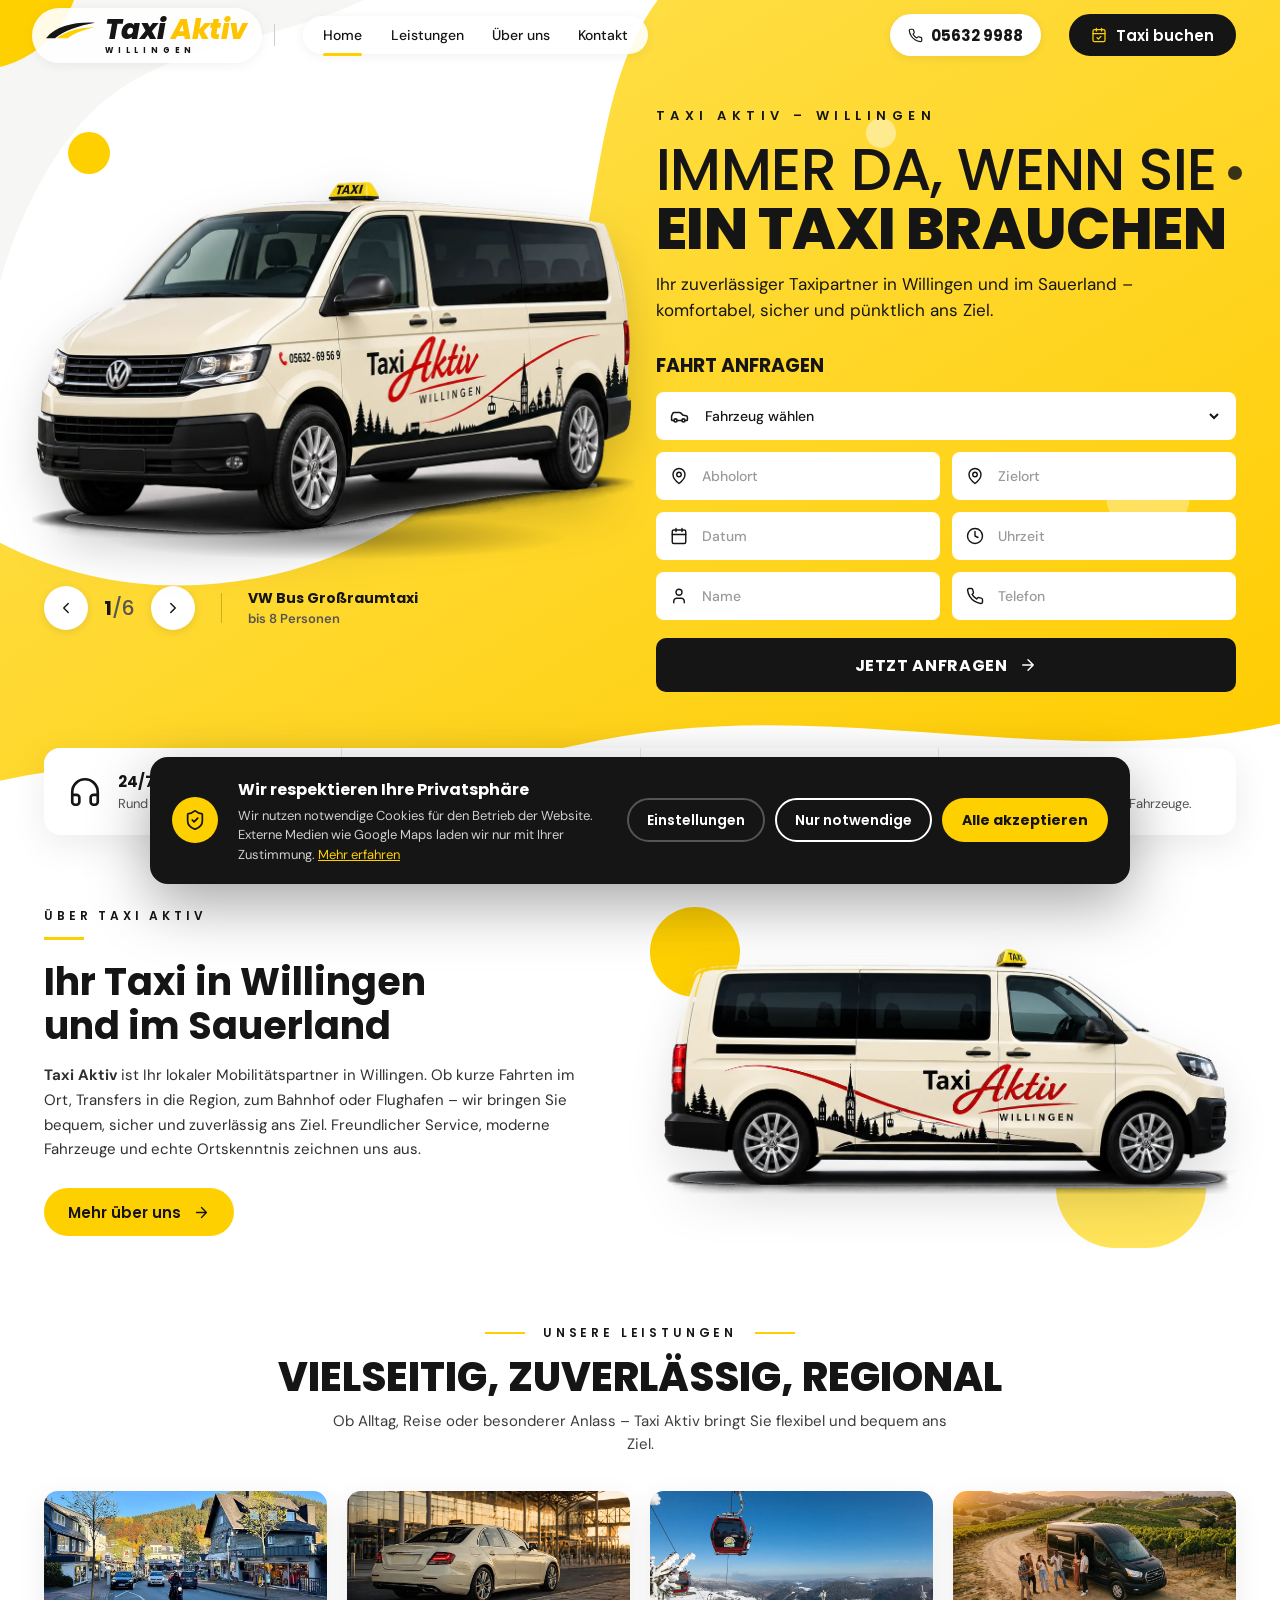
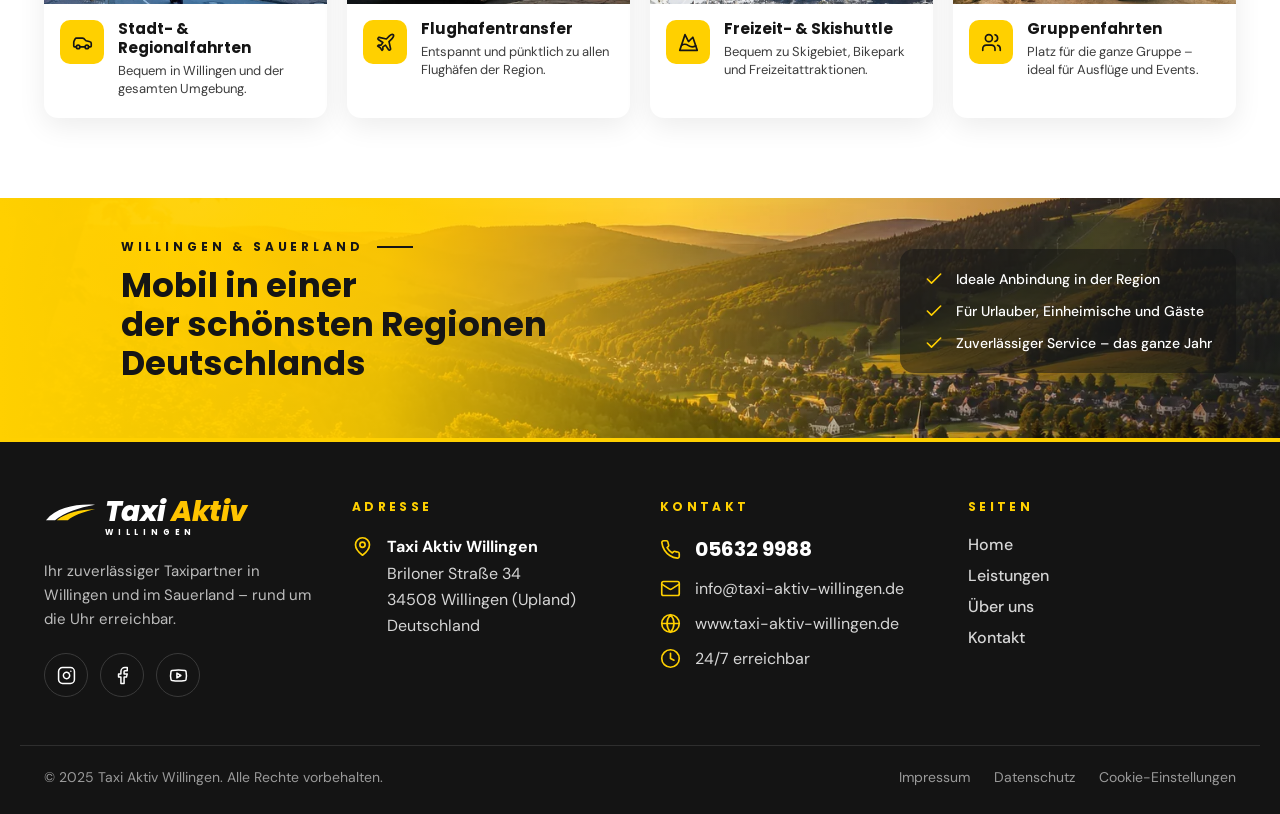
<file: docs/index.html>
<!DOCTYPE html>
<html lang="de">
<head>
<meta charset="utf-8">
<meta name="viewport" content="width=device-width, initial-scale=1">
<meta http-equiv="Content-Security-Policy" content="default-src 'self'; script-src 'self'; style-src 'self' 'unsafe-inline'; img-src 'self' data:; font-src 'self'; connect-src 'self'; frame-src https://www.google.com https://maps.google.com; form-action 'self'; base-uri 'self'; object-src 'none'">
<meta name="referrer" content="strict-origin-when-cross-origin">
<title>Taxi Aktiv Willingen – Ihr Taxi in Willingen und im Sauerland</title>
<meta name="description" content="Taxi Aktiv Willingen: Ihr zuverlässiger Taxipartner in Willingen und im Sauerland – Flughafentransfer, Krankenfahrten, Gruppenfahrten und Skishuttle. 24/7 erreichbar: 05632 9988.">
<meta name="robots" content="noindex, nofollow">
<meta name="theme-color" content="#FFD000">
<meta property="og:type" content="website">
<meta property="og:locale" content="de_DE">
<meta property="og:site_name" content="Taxi Aktiv Willingen">
<meta property="og:title" content="Taxi Aktiv Willingen – Ihr Taxi in Willingen und im Sauerland">
<meta property="og:description" content="Taxi Aktiv Willingen: Ihr zuverlässiger Taxipartner in Willingen und im Sauerland – Flughafentransfer, Krankenfahrten, Gruppenfahrten und Skishuttle. 24/7 erreichbar: 05632 9988.">
<meta property="og:url" content="https://chaos20140.github.io/taxi-aktiv-willingen/">
<meta property="og:image" content="https://chaos20140.github.io/taxi-aktiv-willingen/assets/og-image.jpg?v=9deba72b2f">
<meta property="og:image:type" content="image/jpeg">
<meta property="og:image:width" content="1200">
<meta property="og:image:height" content="630">
<meta property="og:image:alt" content="Taxi Aktiv Willingen – Großraumtaxi, Telefon 05632 9988, 24/7 erreichbar">
<meta name="twitter:card" content="summary_large_image">
<link rel="icon" href="assets/favicon.svg" type="image/svg+xml">
<link rel="preload" href="assets/fonts/poppins-800.woff2" as="font" type="font/woff2" crossorigin>
<link rel="preload" href="assets/fonts/dmsans-var.woff2" as="font" type="font/woff2" crossorigin>
<link rel="preload" href="assets/img/car-vwbus.webp" as="image" fetchpriority="high">
<link rel="stylesheet" href="assets/site.css?v=5f7c88191c">
<script src="assets/site.js?v=b65957f31c" defer></script>
<script type="application/ld+json">{"@context":"https://schema.org","@type":"TaxiService","name":"Taxi Aktiv Willingen","telephone":"+49 5632 9988","email":"info@taxi-aktiv-willingen.de","address":{"@type":"PostalAddress","streetAddress":"Briloner Straße 34","postalCode":"34508","addressLocality":"Willingen (Upland)","addressRegion":"Hessen","addressCountry":"DE"},"areaServed":["Willingen (Upland)","Sauerland"],"openingHoursSpecification":{"@type":"OpeningHoursSpecification","dayOfWeek":["Monday","Tuesday","Wednesday","Thursday","Friday","Saturday","Sunday"],"opens":"00:00","closes":"23:59"}}</script>
</head>
<body data-page="home">
<a class="ta-skip" href="#inhalt">Zum Inhalt springen</a>
<div class="ta-root" data-motion="on" style="background:#fff;overflow-x:clip;position:relative;min-height:100vh">

<!-- HEADER (mobil) -->
<div class="only-m" style="position:sticky;top:0;z-index:30;background:#fff;box-shadow:0 1px 0 #eee">
<div style="display:flex;align-items:center;justify-content:space-between;padding:12px 18px;gap:12px">
<a href="index.html" aria-label="Taxi Aktiv Willingen – Startseite" style="cursor:pointer;display:flex;flex-direction:column;gap:3px;flex:none;color:inherit;text-decoration:none"><div style="display:flex;align-items:center;gap:6px"><svg width="42" height="16" viewBox="0 0 58 22" aria-hidden="true"><path d="M2 20C14 6 34 2 56 3 38 6 22 12 12 20Z" fill="#151515"></path><path d="M14 20C24 12 40 8 56 8 42 11 32 15 26 20Z" fill="#FFD000"></path></svg><span style="font:italic 800 22px/1 Poppins,sans-serif;letter-spacing:-.02em;white-space:nowrap;color:#151515">Taxi <span style="color:#FFC400">Aktiv</span></span></div><div style="font:700 8px/1 Poppins,sans-serif;letter-spacing:.6em;padding-left:48px;color:#151515">WILLINGEN</div></a>
<div style="display:flex;gap:8px">
<a href="tel:+4956329988" aria-label="Anrufen: 05632 9988" class="ta-ring" style="position:relative;width:44px;height:44px;border-radius:50%;--face:#FFD000;--ring-c:rgba(255,208,0,.7);--ring-s:14px;--ring-a:2.2s ease;color:#151515;display:grid;place-items:center;font-size:19px"><svg width="1em" height="1em" viewBox="0 0 24 24" fill="none" stroke="currentColor" stroke-width="1.9" stroke-linecap="round" stroke-linejoin="round" style="display:block" aria-hidden="true" focusable="false"><path d="M22 16.92v3a2 2 0 0 1-2.18 2 19.79 19.79 0 0 1-8.63-3.07 19.5 19.5 0 0 1-6-6 19.79 19.79 0 0 1-3.07-8.67A2 2 0 0 1 4.11 2h3a2 2 0 0 1 2 1.72c.13.96.36 1.9.7 2.81a2 2 0 0 1-.45 2.11L8.09 9.91a16 16 0 0 0 6 6l1.27-1.27a2 2 0 0 1 2.11-.45c.91.34 1.85.57 2.81.7A2 2 0 0 1 22 16.92z"></path></svg></a>
<button type="button" data-menu-toggle aria-expanded="false" aria-controls="ta-mmenu" aria-label="Menü öffnen" style="width:44px;height:44px;border-radius:50%;border:2px solid #151515;background:#fff;display:grid;place-items:center;font-size:20px;cursor:pointer;color:#151515"><span data-icon-menu><svg width="1em" height="1em" viewBox="0 0 24 24" fill="none" stroke="currentColor" stroke-width="1.9" stroke-linecap="round" stroke-linejoin="round" style="display:block" aria-hidden="true" focusable="false"><path d="M4 6h16M4 12h16M4 18h16"></path></svg></span><span data-icon-close hidden><svg width="1em" height="1em" viewBox="0 0 24 24" fill="none" stroke="currentColor" stroke-width="1.9" stroke-linecap="round" stroke-linejoin="round" style="display:block" aria-hidden="true" focusable="false"><path d="M18 6 6 18M6 6l12 12"></path></svg></span></button>
</div>
</div>
<nav id="ta-mmenu" aria-label="Hauptnavigation (mobil)" hidden style="display:flex;flex-direction:column;gap:4px;padding:8px 18px 20px;border-top:1px solid #eee">
<a href="index.html" aria-current="page" style="display:flex;justify-content:space-between;align-items:center;padding:14px 4px;border-bottom:1px solid #f0f0f0;font:600 17px Poppins,sans-serif;cursor:pointer;color:inherit;text-decoration:none">Home<span style="width:10px;height:10px;border-radius:50%;background:#FFD000"></span></a>
<a href="leistungen.html" style="display:flex;justify-content:space-between;align-items:center;padding:14px 4px;border-bottom:1px solid #f0f0f0;font:600 17px Poppins,sans-serif;cursor:pointer;color:inherit;text-decoration:none">Leistungen</a>
<a href="ueber-uns.html" style="display:flex;justify-content:space-between;align-items:center;padding:14px 4px;border-bottom:1px solid #f0f0f0;font:600 17px Poppins,sans-serif;cursor:pointer;color:inherit;text-decoration:none">Über uns</a>
<a href="kontakt.html" style="display:flex;justify-content:space-between;align-items:center;padding:14px 4px;border-bottom:1px solid #f0f0f0;font:600 17px Poppins,sans-serif;cursor:pointer;color:inherit;text-decoration:none">Kontakt</a>
<a href="kontakt.html" style="margin-top:12px;display:flex;align-items:center;justify-content:center;gap:10px;height:52px;border:0;border-radius:999px;background:#151515;color:#fff;font:600 16px Poppins,sans-serif;cursor:pointer;text-decoration:none"><span style="font-size:18px"><svg width="1em" height="1em" viewBox="0 0 24 24" fill="none" stroke="currentColor" stroke-width="1.9" stroke-linecap="round" stroke-linejoin="round" style="display:block" aria-hidden="true" focusable="false"><rect x="3" y="4" width="18" height="18" rx="2"></rect><path d="M16 2v4M8 2v4M3 10h18M9 16l2 2 4-4"></path></svg></span>Taxi buchen</a>
</nav>
</div>

<!-- HEADER (Desktop) -->
<div class="ta-bar only-d" data-bar>
<header style="max-width:1240px;margin:0 auto;padding:14px 24px;display:flex;align-items:center;gap:clamp(14px,2.2cqw,28px)">
<div class="ta-pill"><a href="index.html" aria-label="Taxi Aktiv Willingen – Startseite" style="cursor:pointer;display:flex;flex-direction:column;gap:3px;flex:none;color:inherit;text-decoration:none"><div style="display:flex;align-items:center;gap:8px"><svg width="53" height="20" viewBox="0 0 58 22" aria-hidden="true"><path d="M2 20C14 6 34 2 56 3 38 6 22 12 12 20Z" fill="#151515"></path><path d="M14 20C24 12 40 8 56 8 42 11 32 15 26 20Z" fill="#FFD000"></path></svg><span style="font:italic 800 28px/1 Poppins,sans-serif;letter-spacing:-.02em;white-space:nowrap;color:#151515">Taxi <span style="color:#FFC400">Aktiv</span></span></div><div style="font:700 8px/1 Poppins,sans-serif;letter-spacing:.6em;padding-left:61px;color:#151515">WILLINGEN</div></a></div>
<div style="width:1px;height:22px;background:#cfcfcf"></div>
<div style="flex:1;display:flex"><nav class="ta-nav" data-navbar aria-label="Hauptnavigation">
<a class="hv1" href="index.html" aria-current="page" data-nav-item="home" style="position:relative;cursor:pointer;font:500 14px 'DM Sans',sans-serif;padding:6px 0;white-space:nowrap;color:inherit;text-decoration:none">Home</a>
<a class="hv1" href="leistungen.html" data-nav-item="leistungen" style="position:relative;cursor:pointer;font:500 14px 'DM Sans',sans-serif;padding:6px 0;white-space:nowrap;color:inherit;text-decoration:none">Leistungen</a>
<a class="hv1" href="ueber-uns.html" data-nav-item="ueber" style="position:relative;cursor:pointer;font:500 14px 'DM Sans',sans-serif;padding:6px 0;white-space:nowrap;color:inherit;text-decoration:none">Über uns</a>
<a class="hv1" href="kontakt.html" data-nav-item="kontakt" style="position:relative;cursor:pointer;font:500 14px 'DM Sans',sans-serif;padding:6px 0;white-space:nowrap;color:inherit;text-decoration:none">Kontakt</a>
<span class="ta-nav-ind" data-nav-ind></span>
</nav></div>
<a class="only-wide" href="tel:+4956329988" style="display:flex;align-items:center;gap:8px;height:42px;padding:0 18px;border-radius:999px;background:#fff;color:#151515;text-decoration:none;font:700 15px Poppins,sans-serif;box-shadow:0 2px 10px rgba(0,0,0,.08);white-space:nowrap;flex:none"><span style="font-size:15px"><svg width="1em" height="1em" viewBox="0 0 24 24" fill="none" stroke="currentColor" stroke-width="1.9" stroke-linecap="round" stroke-linejoin="round" style="display:block" aria-hidden="true" focusable="false"><path d="M22 16.92v3a2 2 0 0 1-2.18 2 19.79 19.79 0 0 1-8.63-3.07 19.5 19.5 0 0 1-6-6 19.79 19.79 0 0 1-3.07-8.67A2 2 0 0 1 4.11 2h3a2 2 0 0 1 2 1.72c.13.96.36 1.9.7 2.81a2 2 0 0 1-.45 2.11L8.09 9.91a16 16 0 0 0 6 6l1.27-1.27a2 2 0 0 1 2.11-.45c.91.34 1.85.57 2.81.7A2 2 0 0 1 22 16.92z"></path></svg></span>05632 9988</a>
<a href="kontakt.html" class="ta-ring" style="position:relative;display:flex;align-items:center;gap:9px;height:42px;padding:0 20px;border:2px solid #151515;border-radius:999px;--face:#151515;--face-hover:#000;--edge:#151515;--ring-b:2px;--ring-c:rgba(255,208,0,.75);--ring-s:22px;--ring-a:1.8s ease-out;color:#fff;font:600 15px Poppins,sans-serif;cursor:pointer;white-space:nowrap;flex:none;animation:taBeat 1.8s ease-in-out infinite;text-decoration:none"><span style="font-size:16px;color:#FFD000"><svg width="1em" height="1em" viewBox="0 0 24 24" fill="none" stroke="currentColor" stroke-width="1.9" stroke-linecap="round" stroke-linejoin="round" style="display:block" aria-hidden="true" focusable="false"><rect x="3" y="4" width="18" height="18" rx="2"></rect><path d="M16 2v4M8 2v4M3 10h18M9 16l2 2 4-4"></path></svg></span>Taxi buchen</a>
</header>
</div>

<main id="inhalt">
<!-- HERO -->
<section class="ta-hero" style="position:relative;margin-top:-80px;padding-top:80px">

<div class="only-d" aria-hidden="true" style="position:absolute;inset:0">
<svg viewBox="0 0 1000 520" preserveAspectRatio="none" style="position:absolute;inset:0;width:100%;height:100%;display:block"><defs><linearGradient id="hg" x1="0" y1="0" x2="1" y2="1"><stop offset="0" stop-color="#FFE45A"></stop><stop offset="1" stop-color="#FFCC00"></stop></linearGradient></defs><path d="M520 0H1000V478C820 512 640 455 450 492 300 520 150 488 0 515V360C140 420 320 380 410 270 480 180 450 70 520 0Z" fill="url(#hg)"></path><path d="M0 0H300C210 40 120 30 60 90 30 120 10 160 0 190Z" fill="#f6f6f4"></path></svg>
<div style="position:absolute;left:-130px;top:-130px;width:210px;height:210px;border-radius:50%;background:#FFD000;animation:taFloatS 9s ease-in-out infinite"></div>
<div style="position:absolute;left:68px;top:142px;width:42px;height:42px;border-radius:50%;background:#FFD000;animation:taFloatB 7s ease-in-out infinite"></div>
<div style="position:absolute;left:44%;top:56%;width:22px;height:22px;border-radius:50%;background:#FFD000;animation:taFloatC 5s ease-in-out infinite"></div>
<div style="position:absolute;right:7%;top:58%;width:84px;height:84px;border-radius:50%;background:rgba(255,255,255,.32);animation:taFloatA 9s ease-in-out -3s infinite"></div>
<div style="position:absolute;right:30%;top:16%;width:30px;height:30px;border-radius:50%;background:rgba(255,255,255,.45);animation:taFloatB 8s ease-in-out -2s infinite"></div>
<div style="position:absolute;right:3%;top:22%;width:14px;height:14px;border-radius:50%;background:#151515;opacity:.85;animation:taFloatC 6s ease-in-out -1s infinite"></div>
</div>
<div class="only-m" aria-hidden="true" style="position:absolute;inset:0;background:linear-gradient(160deg,#FFE45A,#FFCC00);border-radius:0 0 40px 40px;overflow:hidden"><div style="position:absolute;right:-40px;top:-40px;width:150px;height:150px;border-radius:50%;background:rgba(255,255,255,.3);animation:taFloatA 10s ease-in-out infinite"></div><div style="position:absolute;left:8%;top:48%;width:28px;height:28px;border-radius:50%;background:rgba(255,255,255,.5);animation:taFloatB 7s ease-in-out infinite"></div><div style="position:absolute;right:12%;bottom:14%;width:16px;height:16px;border-radius:50%;background:#151515;animation:taFloatC 5s ease-in-out infinite"></div></div>

<div style="position:relative;z-index:2;max-width:1240px;margin:0 auto;padding:36px 24px 96px;display:grid;grid-template-columns:repeat(auto-fit,minmax(min(100%,440px),1fr));gap:32px;align-items:center">
<div style="display:flex;flex-direction:column;gap:18px">
<div data-car-stage data-fleet="[{&quot;src&quot;:&quot;assets/img/car-vwbus.webp&quot;,&quot;name&quot;:&quot;VW Bus Großraumtaxi&quot;,&quot;seats&quot;:&quot;bis 8 Personen&quot;},{&quot;src&quot;:&quot;assets/img/car-eklasse.webp&quot;,&quot;name&quot;:&quot;Mercedes E-Klasse&quot;,&quot;seats&quot;:&quot;bis 4 Personen&quot;},{&quot;src&quot;:&quot;assets/img/car-vklasse.webp&quot;,&quot;name&quot;:&quot;Mercedes V-Klasse&quot;,&quot;seats&quot;:&quot;bis 7 Personen&quot;},{&quot;src&quot;:&quot;assets/img/car-q5.webp&quot;,&quot;name&quot;:&quot;Audi Q5&quot;,&quot;seats&quot;:&quot;bis 4 Personen&quot;},{&quot;src&quot;:&quot;assets/img/car-passat.webp&quot;,&quot;name&quot;:&quot;VW Passat Variant&quot;,&quot;seats&quot;:&quot;bis 4 Personen&quot;},{&quot;src&quot;:&quot;assets/img/car-sprinter.webp&quot;,&quot;name&quot;:&quot;Mercedes Sprinter&quot;,&quot;seats&quot;:&quot;bis 8 Personen&quot;}]" style="position:relative;width:100%;aspect-ratio:16/11"><div style="position:absolute;inset:0"><div style="position:absolute;left:10%;right:10%;bottom:2%;height:11%;border-radius:50%;background:radial-gradient(closest-side,rgba(0,0,0,.32),transparent);animation:taShadowIn 1.5s cubic-bezier(.22,.8,.25,1) both"></div><div style="position:absolute;inset:-4% -2% 0;transform-origin:30% 85%;animation:taArrive 1.5s cubic-bezier(.22,.8,.25,1) both"><div style="width:100%;height:100%;animation:taRumble .12s linear 0s 9"><img src="assets/img/car-vwbus.webp" alt="VW Bus Großraumtaxi" fetchpriority="high" style="width:100%;height:100%;object-fit:contain;display:block;filter:drop-shadow(0 18px 22px rgba(0,0,0,.18))"></div></div><div aria-hidden="true" style="position:absolute;right:-6%;top:30%;width:32%;display:flex;flex-direction:column;gap:14px;pointer-events:none"><span style="display:block;height:4px;width:70%;border-radius:4px;background:#151515;transform-origin:left;animation:taSpeedR .9s .15s ease-out both"></span><span style="display:block;height:4px;width:100%;border-radius:4px;background:#FFD000;transform-origin:left;animation:taSpeedR .9s .25s ease-out both"></span><span style="display:block;height:4px;width:55%;border-radius:4px;background:#151515;transform-origin:left;animation:taSpeedR .9s .35s ease-out both"></span></div></div></div>
<div style="display:flex;align-items:center;gap:16px;flex-wrap:wrap">
<button type="button" data-slide="-1" aria-label="Vorheriges Fahrzeug" style="width:44px;height:44px;border-radius:50%;border:0;background:#fff;box-shadow:0 2px 10px rgba(0,0,0,.1);display:grid;place-items:center;font-size:18px;cursor:pointer;color:#151515"><svg width="1em" height="1em" viewBox="0 0 24 24" fill="none" stroke="currentColor" stroke-width="1.9" stroke-linecap="round" stroke-linejoin="round" style="display:block" aria-hidden="true" focusable="false"><path d="m15 18-6-6 6-6"></path></svg></button>
<div style="font:700 20px Poppins,sans-serif" aria-live="polite"><span data-slide-num>1</span><span style="font-weight:500;color:#555">/6</span></div>
<button type="button" data-slide="1" aria-label="Nächstes Fahrzeug" style="width:44px;height:44px;border-radius:50%;border:0;background:#fff;box-shadow:0 2px 10px rgba(0,0,0,.1);display:grid;place-items:center;font-size:18px;cursor:pointer;color:#151515"><svg width="1em" height="1em" viewBox="0 0 24 24" fill="none" stroke="currentColor" stroke-width="1.9" stroke-linecap="round" stroke-linejoin="round" style="display:block" aria-hidden="true" focusable="false"><path d="m9 18 6-6-6-6"></path></svg></button>
<div style="width:1px;height:30px;background:rgba(0,0,0,.2);margin:0 10px"></div>
<div style="display:flex;flex-direction:column;gap:2px;font:600 13px/1.25 'DM Sans',sans-serif"><span data-car-name style="font:700 14px Poppins,sans-serif">VW Bus Großraumtaxi</span><span data-car-seats style="color:#555">bis 8 Personen</span></div>
</div>
</div>
<div style="display:flex;flex-direction:column;gap:14px;animation:taFadeUp .9s .35s both">
<div style="font:600 13px Poppins,sans-serif;letter-spacing:.42em">TAXI AKTIV – WILLINGEN</div>
<h1 style="margin:0;font:800 clamp(34px,4.8cqw,58px)/1.02 Poppins,sans-serif;letter-spacing:-.01em;text-wrap:balance"><span style="font-weight:500">IMMER DA, WENN SIE</span><br>EIN TAXI BRAUCHEN</h1>
<p style="margin:0;font:400 17px/1.5 'DM Sans',sans-serif;max-width:520px;text-wrap:pretty">Ihr zuverlässiger Taxipartner in Willingen und im Sauerland – komfortabel, sicher und pünktlich ans Ziel.</p>
<form data-form="home" method="post" action="#" aria-label="Fahrt anfragen" style="margin-top:14px;display:grid;grid-template-columns:repeat(auto-fit,minmax(min(100%,200px),1fr));gap:12px">
<div style="grid-column:1/-1;font:700 19px Poppins,sans-serif">FAHRT ANFRAGEN</div>
<label class="ta-field" style="grid-column:1/-1;display:flex;align-items:center;gap:12px;height:48px;padding:0 14px;background:#fff;border-radius:8px"><span style="font-size:19px"><svg width="1em" height="1em" viewBox="0 0 24 24" fill="none" stroke="currentColor" stroke-width="1.9" stroke-linecap="round" stroke-linejoin="round" style="display:block" aria-hidden="true" focusable="false"><path d="M19 17h2c.6 0 1-.4 1-1v-3c0-.9-.7-1.7-1.5-1.9C18.7 10.6 16 10 16 10s-1.3-1.4-2.2-2.3c-.5-.4-1.1-.7-1.8-.7H5c-.6 0-1.1.4-1.4.9l-1.4 2.9A3.7 3.7 0 0 0 2 12v4c0 .6.4 1 1 1h2"></path><circle cx="7" cy="17" r="2"></circle><path d="M9 17h6"></path><circle cx="17" cy="17" r="2"></circle></svg></span><select name="fahrzeug" aria-label="Fahrzeug wählen" style="flex:1;border:0;outline:0;background:transparent;font:500 14px 'DM Sans',sans-serif;color:#151515;height:100%;cursor:pointer"><option value="">Fahrzeug wählen</option><option>Taxi – bis 4 Personen</option><option>Großraumtaxi – bis 8 Personen</option><option>Kleinbus – bis 16 Personen</option></select></label>
<label class="ta-field" style="display:flex;align-items:center;gap:12px;height:48px;padding:0 14px;background:#fff;border-radius:8px"><span style="font-size:18px"><svg width="1em" height="1em" viewBox="0 0 24 24" fill="none" stroke="currentColor" stroke-width="1.9" stroke-linecap="round" stroke-linejoin="round" style="display:block" aria-hidden="true" focusable="false"><path d="M20 10c0 6-8 12-8 12s-8-6-8-12a8 8 0 0 1 16 0Z"></path><circle cx="12" cy="10" r="3"></circle></svg></span><input name="abholort" placeholder="Abholort" aria-label="Abholort" required maxlength="160" autocomplete="street-address" style="flex:1;min-width:0;border:0;outline:0;font:500 14px 'DM Sans',sans-serif"></label>
<label class="ta-field" style="display:flex;align-items:center;gap:12px;height:48px;padding:0 14px;background:#fff;border-radius:8px"><span style="font-size:18px"><svg width="1em" height="1em" viewBox="0 0 24 24" fill="none" stroke="currentColor" stroke-width="1.9" stroke-linecap="round" stroke-linejoin="round" style="display:block" aria-hidden="true" focusable="false"><path d="M20 10c0 6-8 12-8 12s-8-6-8-12a8 8 0 0 1 16 0Z"></path><circle cx="12" cy="10" r="3"></circle></svg></span><input name="zielort" placeholder="Zielort" aria-label="Zielort" required maxlength="160" style="flex:1;min-width:0;border:0;outline:0;font:500 14px 'DM Sans',sans-serif"></label>
<label class="ta-field" style="display:flex;align-items:center;gap:12px;height:48px;padding:0 14px;background:#fff;border-radius:8px"><span style="font-size:18px"><svg width="1em" height="1em" viewBox="0 0 24 24" fill="none" stroke="currentColor" stroke-width="1.9" stroke-linecap="round" stroke-linejoin="round" style="display:block" aria-hidden="true" focusable="false"><rect x="3" y="4" width="18" height="18" rx="2"></rect><path d="M16 2v4M8 2v4M3 10h18"></path></svg></span><input name="datum" placeholder="Datum" aria-label="Datum" data-type="date" maxlength="20" style="flex:1;min-width:0;border:0;outline:0;font:500 14px 'DM Sans',sans-serif"></label>
<label class="ta-field" style="display:flex;align-items:center;gap:12px;height:48px;padding:0 14px;background:#fff;border-radius:8px"><span style="font-size:18px"><svg width="1em" height="1em" viewBox="0 0 24 24" fill="none" stroke="currentColor" stroke-width="1.9" stroke-linecap="round" stroke-linejoin="round" style="display:block" aria-hidden="true" focusable="false"><circle cx="12" cy="12" r="10"></circle><path d="M12 6v6l4 2"></path></svg></span><input name="uhrzeit" placeholder="Uhrzeit" aria-label="Uhrzeit" data-type="time" maxlength="10" style="flex:1;min-width:0;border:0;outline:0;font:500 14px 'DM Sans',sans-serif"></label>
<label class="ta-field" style="display:flex;align-items:center;gap:12px;height:48px;padding:0 14px;background:#fff;border-radius:8px"><span style="font-size:18px"><svg width="1em" height="1em" viewBox="0 0 24 24" fill="none" stroke="currentColor" stroke-width="1.9" stroke-linecap="round" stroke-linejoin="round" style="display:block" aria-hidden="true" focusable="false"><path d="M19 21v-2a4 4 0 0 0-4-4H9a4 4 0 0 0-4 4v2"></path><circle cx="12" cy="7" r="4"></circle></svg></span><input name="name" placeholder="Name" aria-label="Name" required maxlength="100" autocomplete="name" style="flex:1;min-width:0;border:0;outline:0;font:500 14px 'DM Sans',sans-serif"></label>
<label class="ta-field" style="display:flex;align-items:center;gap:12px;height:48px;padding:0 14px;background:#fff;border-radius:8px"><span style="font-size:18px"><svg width="1em" height="1em" viewBox="0 0 24 24" fill="none" stroke="currentColor" stroke-width="1.9" stroke-linecap="round" stroke-linejoin="round" style="display:block" aria-hidden="true" focusable="false"><path d="M22 16.92v3a2 2 0 0 1-2.18 2 19.79 19.79 0 0 1-8.63-3.07 19.5 19.5 0 0 1-6-6 19.79 19.79 0 0 1-3.07-8.67A2 2 0 0 1 4.11 2h3a2 2 0 0 1 2 1.72c.13.96.36 1.9.7 2.81a2 2 0 0 1-.45 2.11L8.09 9.91a16 16 0 0 0 6 6l1.27-1.27a2 2 0 0 1 2.11-.45c.91.34 1.85.57 2.81.7A2 2 0 0 1 22 16.92z"></path></svg></span><input name="telefon" type="tel" placeholder="Telefon" aria-label="Telefon" required maxlength="40" autocomplete="tel" style="flex:1;min-width:0;border:0;outline:0;font:500 14px 'DM Sans',sans-serif"></label>
<button class="hv2" type="submit" style="grid-column:1/-1;margin-top:6px;height:54px;border:0;border-radius:10px;background:#151515;color:#fff;font:700 16px Poppins,sans-serif;letter-spacing:.04em;display:flex;align-items:center;justify-content:center;gap:12px;cursor:pointer">JETZT ANFRAGEN <span style="font-size:18px"><svg width="1em" height="1em" viewBox="0 0 24 24" fill="none" stroke="currentColor" stroke-width="1.9" stroke-linecap="round" stroke-linejoin="round" style="display:block" aria-hidden="true" focusable="false"><path d="M5 12h14M12 5l7 7-7 7"></path></svg></span></button>
</form>
<div data-sent="home" hidden role="status" style="margin-top:14px;background:#fff;border-radius:14px;padding:24px;display:flex;gap:16px;align-items:flex-start;box-shadow:0 8px 28px rgba(0,0,0,.08)">
<div style="width:48px;height:48px;flex:none;border-radius:50%;background:#151515;color:#FFD000;display:grid;place-items:center;font-size:22px"><svg width="1em" height="1em" viewBox="0 0 24 24" fill="none" stroke="currentColor" stroke-width="1.9" stroke-linecap="round" stroke-linejoin="round" style="display:block" aria-hidden="true" focusable="false"><path d="M20 6 9 17l-5-5"></path></svg></div>
<div><div style="font:700 19px Poppins,sans-serif">Anfrage gesendet</div><p style="margin:6px 0 12px;font:15px/1.5 'DM Sans',sans-serif;color:#3d3d3d">Vielen Dank! Wir melden uns in wenigen Minuten telefonisch bei Ihnen.</p><button type="button" data-reset="home" style="border:0;background:none;padding:0;font:600 14px 'DM Sans',sans-serif;text-decoration:underline;cursor:pointer;color:#151515">Neue Anfrage</button></div>
</div>
</div>
</div>
</section>

<!-- FEATURE STRIP -->
<div style="position:relative;z-index:3;max-width:1240px;margin:-40px auto 0;padding:0 24px">
<div style="display:grid;grid-template-columns:repeat(auto-fit,minmax(min(100%,230px),1fr));gap:1px;background:#e9e9e9;border-radius:16px;overflow:hidden;box-shadow:0 10px 36px rgba(0,0,0,.08)">
<div style="background:#fff;display:flex;align-items:center;gap:16px;padding:22px 24px"><span style="font-size:34px;flex:none"><svg width="1em" height="1em" viewBox="0 0 24 24" fill="none" stroke="currentColor" stroke-width="1.9" stroke-linecap="round" stroke-linejoin="round" style="display:block" aria-hidden="true" focusable="false"><path d="M3 14h3a2 2 0 0 1 2 2v3a2 2 0 0 1-2 2H5a2 2 0 0 1-2-2v-7a9 9 0 0 1 18 0v7a2 2 0 0 1-2 2h-1a2 2 0 0 1-2-2v-3a2 2 0 0 1 2-2h3"></path></svg></span><div><div style="font:700 15px Poppins,sans-serif">24/7 erreichbar</div><div style="font:13px/1.35 'DM Sans',sans-serif;color:#555;margin-top:2px">Rund um die Uhr für Sie da.</div></div></div>
<div style="background:#fff;display:flex;align-items:center;gap:16px;padding:22px 24px"><span style="font-size:34px;flex:none"><svg width="1em" height="1em" viewBox="0 0 24 24" fill="none" stroke="currentColor" stroke-width="1.9" stroke-linecap="round" stroke-linejoin="round" style="display:block" aria-hidden="true" focusable="false"><rect x="3" y="4" width="18" height="18" rx="2"></rect><path d="M16 2v4M8 2v4M3 10h18M9 16l2 2 4-4"></path></svg></span><div><div style="font:700 15px Poppins,sans-serif">Einfache Buchung</div><div style="font:13px/1.35 'DM Sans',sans-serif;color:#555;margin-top:2px">Schnell und unkompliziert.</div></div></div>
<div style="background:#fff;display:flex;align-items:center;gap:16px;padding:22px 24px"><span style="font-size:34px;flex:none"><svg width="1em" height="1em" viewBox="0 0 24 24" fill="none" stroke="currentColor" stroke-width="1.9" stroke-linecap="round" stroke-linejoin="round" style="display:block" aria-hidden="true" focusable="false"><path d="M10 2h4M12 14l3-3"></path><circle cx="12" cy="14" r="8"></circle></svg></span><div><div style="font:700 15px Poppins,sans-serif">Pünktlich</div><div style="font:13px/1.35 'DM Sans',sans-serif;color:#555;margin-top:2px">Zuverlässig zu Ihrem Termin.</div></div></div>
<div style="background:#fff;display:flex;align-items:center;gap:16px;padding:22px 24px"><span style="font-size:34px;flex:none"><svg width="1em" height="1em" viewBox="0 0 24 24" fill="none" stroke="currentColor" stroke-width="1.9" stroke-linecap="round" stroke-linejoin="round" style="display:block" aria-hidden="true" focusable="false"><path d="M19 17h2c.6 0 1-.4 1-1v-3c0-.9-.7-1.7-1.5-1.9C18.7 10.6 16 10 16 10s-1.3-1.4-2.2-2.3c-.5-.4-1.1-.7-1.8-.7H5c-.6 0-1.1.4-1.4.9l-1.4 2.9A3.7 3.7 0 0 0 2 12v4c0 .6.4 1 1 1h2"></path><circle cx="7" cy="17" r="2"></circle><path d="M9 17h6"></path><circle cx="17" cy="17" r="2"></circle></svg></span><div><div style="font:700 15px Poppins,sans-serif">Komfortabel</div><div style="font:13px/1.35 'DM Sans',sans-serif;color:#555;margin-top:2px">Moderne, gepflegte Fahrzeuge.</div></div></div>
</div>
</div>

<section data-reveal style="max-width:1240px;margin:0 auto;padding:72px 24px 40px;display:grid;grid-template-columns:repeat(auto-fit,minmax(min(100%,420px),1fr));gap:48px;align-items:center">
<div>
<div style="font:600 12px Poppins,sans-serif;letter-spacing:.32em">ÜBER TAXI AKTIV</div>
<div style="width:40px;height:3px;background:#FFD000;margin:12px 0 20px"></div>
<h2 style="margin:0 0 16px;font:700 clamp(28px,3.2cqw,38px)/1.15 Poppins,sans-serif">Ihr Taxi in Willingen<br>und im Sauerland</h2>
<p style="margin:0 0 26px;font:15px/1.65 'DM Sans',sans-serif;color:#2f2f2f;max-width:540px;text-wrap:pretty"><strong>Taxi Aktiv</strong> ist Ihr lokaler Mobilitätspartner in Willingen. Ob kurze Fahrten im Ort, Transfers in die Region, zum Bahnhof oder Flughafen – wir bringen Sie bequem, sicher und zuverlässig ans Ziel. Freundlicher Service, moderne Fahrzeuge und echte Ortskenntnis zeichnen uns aus.</p>
<a class="hv3" href="ueber-uns.html" style="display:inline-flex;align-items:center;gap:12px;height:48px;padding:0 24px;border:0;border-radius:999px;background:#FFD000;color:#151515;font:600 15px Poppins,sans-serif;cursor:pointer;text-decoration:none">Mehr über uns <span style="font-size:17px"><svg width="1em" height="1em" viewBox="0 0 24 24" fill="none" stroke="currentColor" stroke-width="1.9" stroke-linecap="round" stroke-linejoin="round" style="display:block" aria-hidden="true" focusable="false"><path d="M5 12h14M12 5l7 7-7 7"></path></svg></span></a>
</div>
<div style="position:relative">
<div style="position:absolute;left:-14px;top:-14px;width:90px;height:90px;border-radius:50%;background:#FFD000;animation:taFloatB 9s ease-in-out infinite"></div>
<div style="position:absolute;right:30px;bottom:-26px;width:150px;height:60px;border-radius:0 0 90px 90px;background:#FFE45A"></div>
<div style="position:relative;aspect-ratio:2/1.05;display:flex;align-items:center"><img src="assets/img/van-willingen.webp" alt="Taxi Aktiv Großraumtaxi mit Willingen-Beschriftung" loading="lazy" decoding="async" width="1235" height="529" style="position:relative;width:100%;height:auto;display:block;filter:drop-shadow(0 16px 20px rgba(0,0,0,.12))"></div>
</div>
</section>
<section data-reveal style="max-width:1240px;margin:0 auto;padding:48px 24px 80px">
<div style="display:flex;align-items:center;justify-content:center;gap:18px;font:600 12px Poppins,sans-serif;letter-spacing:.32em"><span style="width:40px;height:2px;background:#FFD000"></span>UNSERE LEISTUNGEN<span style="width:40px;height:2px;background:#FFD000"></span></div>
<h2 style="margin:12px 0 10px;text-align:center;font:800 clamp(26px,3.4cqw,40px)/1.15 Poppins,sans-serif;text-wrap:balance">VIELSEITIG, ZUVERLÄSSIG, REGIONAL</h2>
<p style="margin:0 auto 36px;text-align:center;font:15px/1.5 'DM Sans',sans-serif;color:#3d3d3d;max-width:640px">Ob Alltag, Reise oder besonderer Anlass – Taxi Aktiv bringt Sie flexibel und bequem ans Ziel.</p>
<div style="display:grid;grid-template-columns:repeat(auto-fit,minmax(min(100%,250px),1fr));gap:20px">
<a class="hv4" data-reveal href="leistungen.html" style="display:block;background:#fff;border-radius:14px;overflow:hidden;box-shadow:0 8px 28px rgba(0,0,0,.08);cursor:pointer;transition:transform .2s;color:inherit;text-decoration:none">
<div style="position:relative;aspect-ratio:2.5/1"><img src="assets/img/svc-stadt.webp" alt="Stadt- &amp; Regionalfahrten" loading="lazy" decoding="async" style="position:absolute;inset:0;width:100%;height:100%;object-fit:cover;display:block"></div>
<div style="display:flex;gap:14px;padding:16px 16px 20px">
<div style="width:44px;height:44px;flex:none;border-radius:10px;background:#FFD000;display:grid;place-items:center;font-size:21px"><svg width="1em" height="1em" viewBox="0 0 24 24" fill="none" stroke="currentColor" stroke-width="1.9" stroke-linecap="round" stroke-linejoin="round" style="display:block" aria-hidden="true" focusable="false"><path d="M19 17h2c.6 0 1-.4 1-1v-3c0-.9-.7-1.7-1.5-1.9C18.7 10.6 16 10 16 10s-1.3-1.4-2.2-2.3c-.5-.4-1.1-.7-1.8-.7H5c-.6 0-1.1.4-1.4.9l-1.4 2.9A3.7 3.7 0 0 0 2 12v4c0 .6.4 1 1 1h2"></path><circle cx="7" cy="17" r="2"></circle><path d="M9 17h6"></path><circle cx="17" cy="17" r="2"></circle></svg></div>
<div><h3 style="margin:0;font:700 15px/1.25 Poppins,sans-serif">Stadt- &amp; Regionalfahrten</h3><div style="font:13px/1.4 'DM Sans',sans-serif;color:#3d3d3d;margin-top:4px">Bequem in Willingen und der gesamten Umgebung.</div></div>
</div>
</a>
<a class="hv4" data-reveal href="leistungen.html" style="display:block;background:#fff;border-radius:14px;overflow:hidden;box-shadow:0 8px 28px rgba(0,0,0,.08);cursor:pointer;transition:transform .2s;color:inherit;text-decoration:none">
<div style="position:relative;aspect-ratio:2.5/1"><img src="assets/img/svc-flughafen.webp" alt="Flughafentransfer" loading="lazy" decoding="async" style="position:absolute;inset:0;width:100%;height:100%;object-fit:cover;display:block"></div>
<div style="display:flex;gap:14px;padding:16px 16px 20px">
<div style="width:44px;height:44px;flex:none;border-radius:10px;background:#FFD000;display:grid;place-items:center;font-size:21px"><svg width="1em" height="1em" viewBox="0 0 24 24" fill="none" stroke="currentColor" stroke-width="1.9" stroke-linecap="round" stroke-linejoin="round" style="display:block" aria-hidden="true" focusable="false"><path d="M17.8 19.2 16 11l3.5-3.5C21 6 21.5 4 21 3c-1-.5-3 0-4.5 1.5L13 8 4.8 6.2c-.5-.1-.9.1-1.1.5l-.3.5c-.2.5-.1 1 .3 1.3L9 12l-2 3H4l-1 1 3 2 2 3 1-1v-3l3-2 3.5 5.3c.3.4.8.5 1.3.3l.5-.2c.4-.3.6-.7.5-1.2z"></path></svg></div>
<div><h3 style="margin:0;font:700 15px/1.25 Poppins,sans-serif">Flughafentransfer</h3><div style="font:13px/1.4 'DM Sans',sans-serif;color:#3d3d3d;margin-top:4px">Entspannt und pünktlich zu allen Flughäfen der Region.</div></div>
</div>
</a>
<a class="hv4" data-reveal href="leistungen.html" style="display:block;background:#fff;border-radius:14px;overflow:hidden;box-shadow:0 8px 28px rgba(0,0,0,.08);cursor:pointer;transition:transform .2s;color:inherit;text-decoration:none">
<div style="position:relative;aspect-ratio:2.5/1"><img src="assets/img/svc-ski.webp" alt="Freizeit- &amp; Skishuttle" loading="lazy" decoding="async" style="position:absolute;inset:0;width:100%;height:100%;object-fit:cover;display:block"></div>
<div style="display:flex;gap:14px;padding:16px 16px 20px">
<div style="width:44px;height:44px;flex:none;border-radius:10px;background:#FFD000;display:grid;place-items:center;font-size:21px"><svg width="1em" height="1em" viewBox="0 0 24 24" fill="none" stroke="currentColor" stroke-width="1.9" stroke-linecap="round" stroke-linejoin="round" style="display:block" aria-hidden="true" focusable="false"><path d="m8 3 4 8 5-5 5 15H2L8 3z"></path><path d="M4.14 15.08c2.62-1.57 5.24-1.43 7.86.42 2.74 1.94 5.49 2 8.23.19"></path></svg></div>
<div><h3 style="margin:0;font:700 15px/1.25 Poppins,sans-serif">Freizeit- &amp; Skishuttle</h3><div style="font:13px/1.4 'DM Sans',sans-serif;color:#3d3d3d;margin-top:4px">Bequem zu Skigebiet, Bikepark und Freizeitattraktionen.</div></div>
</div>
</a>
<a class="hv4" data-reveal href="leistungen.html" style="display:block;background:#fff;border-radius:14px;overflow:hidden;box-shadow:0 8px 28px rgba(0,0,0,.08);cursor:pointer;transition:transform .2s;color:inherit;text-decoration:none">
<div style="position:relative;aspect-ratio:2.5/1"><img src="assets/img/svc-gruppen.webp" alt="Gruppenfahrten" loading="lazy" decoding="async" style="position:absolute;inset:0;width:100%;height:100%;object-fit:cover;display:block"></div>
<div style="display:flex;gap:14px;padding:16px 16px 20px">
<div style="width:44px;height:44px;flex:none;border-radius:10px;background:#FFD000;display:grid;place-items:center;font-size:21px"><svg width="1em" height="1em" viewBox="0 0 24 24" fill="none" stroke="currentColor" stroke-width="1.9" stroke-linecap="round" stroke-linejoin="round" style="display:block" aria-hidden="true" focusable="false"><path d="M16 21v-2a4 4 0 0 0-4-4H6a4 4 0 0 0-4 4v2"></path><circle cx="9" cy="7" r="4"></circle><path d="M22 21v-2a4 4 0 0 0-3-3.87M16 3.13a4 4 0 0 1 0 7.75"></path></svg></div>
<div><h3 style="margin:0;font:700 15px/1.25 Poppins,sans-serif">Gruppenfahrten</h3><div style="font:13px/1.4 'DM Sans',sans-serif;color:#3d3d3d;margin-top:4px">Platz für die ganze Gruppe – ideal für Ausflüge und Events.</div></div>
</div>
</a>
</div>
</section>
</main>

<!-- CTA BANNER -->
<section style="position:relative;min-height:240px;overflow:hidden">
<img src="assets/img/banner-sauerland.webp" alt="Sauerland bei Sonnenuntergang" loading="lazy" decoding="async" style="position:absolute;inset:0;width:100%;height:100%;object-fit:cover;object-position:50% 45%;display:block">
<div style="position:absolute;inset:0;pointer-events:none;background:linear-gradient(90deg,#FFD000 0%,rgba(255,208,0,.88) 30%,rgba(255,208,0,.35) 52%,rgba(20,20,20,.15) 70%,rgba(20,20,20,.55) 100%)"></div>
<div style="position:relative;pointer-events:none;max-width:1240px;margin:0 auto;padding:40px 24px 44px;display:grid;grid-template-columns:repeat(auto-fit,minmax(min(100%,380px),1fr));gap:28px;align-items:center">
<div style="padding-left:clamp(0px,6cqw,80px)"><div style="display:flex;align-items:center;gap:14px;font:700 12px Poppins,sans-serif;letter-spacing:.32em">WILLINGEN &amp; SAUERLAND<span style="width:36px;height:2px;background:#151515"></span></div><h2 style="margin:10px 0 0;font:700 clamp(26px,2.8cqw,34px)/1.15 Poppins,sans-serif">Mobil in einer<br>der schönsten Regionen<br>Deutschlands</h2></div>
<div style="display:flex;flex-direction:column;gap:12px;justify-self:end;background:rgba(20,20,20,.55);padding:20px 24px;border-radius:14px">
<div style="display:flex;gap:12px;align-items:center;color:#fff;font:500 14px 'DM Sans',sans-serif"><span style="color:#FFD000;font-size:20px"><svg width="1em" height="1em" viewBox="0 0 24 24" fill="none" stroke="currentColor" stroke-width="1.9" stroke-linecap="round" stroke-linejoin="round" style="display:block" aria-hidden="true" focusable="false"><path d="M20 6 9 17l-5-5"></path></svg></span>Ideale Anbindung in der Region</div>
<div style="display:flex;gap:12px;align-items:center;color:#fff;font:500 14px 'DM Sans',sans-serif"><span style="color:#FFD000;font-size:20px"><svg width="1em" height="1em" viewBox="0 0 24 24" fill="none" stroke="currentColor" stroke-width="1.9" stroke-linecap="round" stroke-linejoin="round" style="display:block" aria-hidden="true" focusable="false"><path d="M20 6 9 17l-5-5"></path></svg></span>Für Urlauber, Einheimische und Gäste</div>
<div style="display:flex;gap:12px;align-items:center;color:#fff;font:500 14px 'DM Sans',sans-serif"><span style="color:#FFD000;font-size:20px"><svg width="1em" height="1em" viewBox="0 0 24 24" fill="none" stroke="currentColor" stroke-width="1.9" stroke-linecap="round" stroke-linejoin="round" style="display:block" aria-hidden="true" focusable="false"><path d="M20 6 9 17l-5-5"></path></svg></span>Zuverlässiger Service – das ganze Jahr</div>
</div>
</div>
</section>

<!-- FOOTER -->
<footer style="background:#141414;color:#fff;border-top:4px solid #FFD000">
<div style="max-width:1240px;margin:0 auto;padding:56px 24px 48px;display:grid;grid-template-columns:repeat(auto-fit,minmax(min(100%,230px),1fr));gap:48px 40px;align-items:start">
<div style="display:flex;flex-direction:column;gap:22px">
<div style="display:flex;flex-direction:column;gap:3px;flex:none"><div style="display:flex;align-items:center;gap:8px"><svg width="53" height="20" viewBox="0 0 58 22" aria-hidden="true"><path d="M2 20C14 6 34 2 56 3 38 6 22 12 12 20Z" fill="#ffffff"></path><path d="M14 20C24 12 40 8 56 8 42 11 32 15 26 20Z" fill="#FFD000"></path></svg><span style="font:italic 800 28px/1 Poppins,sans-serif;letter-spacing:-.02em;white-space:nowrap;color:#ffffff">Taxi <span style="color:#FFC400">Aktiv</span></span></div><div style="font:700 8px/1 Poppins,sans-serif;letter-spacing:.6em;padding-left:61px;color:#ffffff">WILLINGEN</div></div>
<p style="margin:0;font:15px/1.6 'DM Sans',sans-serif;color:#bdbdbd;max-width:280px">Ihr zuverlässiger Taxipartner in Willingen und im Sauerland – rund um die Uhr erreichbar.</p>
<div style="display:flex;gap:12px">
<span class="hv5" role="img" aria-label="Instagram" style="width:44px;height:44px;border-radius:50%;border:1.5px solid #3a3a3a;display:grid;place-items:center;font-size:19px;cursor:pointer"><svg width="1em" height="1em" viewBox="0 0 24 24" fill="none" stroke="currentColor" stroke-width="1.9" stroke-linecap="round" stroke-linejoin="round" style="display:block" aria-hidden="true" focusable="false"><rect x="2" y="2" width="20" height="20" rx="5"></rect><path d="M16 11.37A4 4 0 1 1 12.63 8 4 4 0 0 1 16 11.37zM17.5 6.5h.01"></path></svg></span>
<span class="hv5" role="img" aria-label="Facebook" style="width:44px;height:44px;border-radius:50%;border:1.5px solid #3a3a3a;display:grid;place-items:center;font-size:19px;cursor:pointer"><svg width="1em" height="1em" viewBox="0 0 24 24" fill="none" stroke="currentColor" stroke-width="1.9" stroke-linecap="round" stroke-linejoin="round" style="display:block" aria-hidden="true" focusable="false"><path d="M18 2h-3a5 5 0 0 0-5 5v3H7v4h3v8h4v-8h3l1-4h-4V7a1 1 0 0 1 1-1h3z"></path></svg></span>
<span class="hv5" role="img" aria-label="YouTube" style="width:44px;height:44px;border-radius:50%;border:1.5px solid #3a3a3a;display:grid;place-items:center;font-size:19px;cursor:pointer"><svg width="1em" height="1em" viewBox="0 0 24 24" fill="none" stroke="currentColor" stroke-width="1.9" stroke-linecap="round" stroke-linejoin="round" style="display:block" aria-hidden="true" focusable="false"><path d="M2.5 17a24.12 24.12 0 0 1 0-10 2 2 0 0 1 1.4-1.4 49.56 49.56 0 0 1 16.2 0A2 2 0 0 1 21.5 7a24.12 24.12 0 0 1 0 10 2 2 0 0 1-1.4 1.4 49.55 49.55 0 0 1-16.2 0A2 2 0 0 1 2.5 17"></path><path d="m10 15 5-3-5-3z"></path></svg></span>
</div>
</div>
<div><div style="font:700 12px Poppins,sans-serif;letter-spacing:.28em;color:#FFD000;margin-bottom:18px">ADRESSE</div>
<div style="display:flex;gap:14px;font:16px/1.65 'DM Sans',sans-serif;color:#d6d6d6"><span style="color:#FFD000;font-size:21px;margin-top:2px"><svg width="1em" height="1em" viewBox="0 0 24 24" fill="none" stroke="currentColor" stroke-width="1.9" stroke-linecap="round" stroke-linejoin="round" style="display:block" aria-hidden="true" focusable="false"><path d="M20 10c0 6-8 12-8 12s-8-6-8-12a8 8 0 0 1 16 0Z"></path><circle cx="12" cy="10" r="3"></circle></svg></span><address style="font-style:normal"><strong style="color:#fff">Taxi Aktiv Willingen</strong><br>Briloner Straße 34<br>34508 Willingen (Upland)<br>Deutschland</address></div>
</div>
<div><div style="font:700 12px Poppins,sans-serif;letter-spacing:.28em;color:#FFD000;margin-bottom:18px">KONTAKT</div>
<div style="display:flex;flex-direction:column;gap:14px;font:16px 'DM Sans',sans-serif;color:#d6d6d6">
<a class="hv6" href="tel:+4956329988" style="display:flex;gap:14px;align-items:center;color:#fff;text-decoration:none;font:700 20px Poppins,sans-serif"><span style="color:#FFD000;font-size:21px"><svg width="1em" height="1em" viewBox="0 0 24 24" fill="none" stroke="currentColor" stroke-width="1.9" stroke-linecap="round" stroke-linejoin="round" style="display:block" aria-hidden="true" focusable="false"><path d="M22 16.92v3a2 2 0 0 1-2.18 2 19.79 19.79 0 0 1-8.63-3.07 19.5 19.5 0 0 1-6-6 19.79 19.79 0 0 1-3.07-8.67A2 2 0 0 1 4.11 2h3a2 2 0 0 1 2 1.72c.13.96.36 1.9.7 2.81a2 2 0 0 1-.45 2.11L8.09 9.91a16 16 0 0 0 6 6l1.27-1.27a2 2 0 0 1 2.11-.45c.91.34 1.85.57 2.81.7A2 2 0 0 1 22 16.92z"></path></svg></span>05632 9988</a>
<a class="hv6" href="mailto:info@taxi-aktiv-willingen.de" style="display:flex;gap:14px;align-items:center;color:#d6d6d6;text-decoration:none;white-space:nowrap"><span style="color:#FFD000;font-size:21px"><svg width="1em" height="1em" viewBox="0 0 24 24" fill="none" stroke="currentColor" stroke-width="1.9" stroke-linecap="round" stroke-linejoin="round" style="display:block" aria-hidden="true" focusable="false"><rect x="2" y="4" width="20" height="16" rx="2"></rect><path d="m22 7-8.97 5.7a1.94 1.94 0 0 1-2.06 0L2 7"></path></svg></span>info@taxi-aktiv-willingen.de</a>
<div style="display:flex;gap:14px;align-items:center;white-space:nowrap"><span style="color:#FFD000;font-size:21px"><svg width="1em" height="1em" viewBox="0 0 24 24" fill="none" stroke="currentColor" stroke-width="1.9" stroke-linecap="round" stroke-linejoin="round" style="display:block" aria-hidden="true" focusable="false"><circle cx="12" cy="12" r="10"></circle><path d="M2 12h20M12 2a15.3 15.3 0 0 1 4 10 15.3 15.3 0 0 1-4 10 15.3 15.3 0 0 1-4-10 15.3 15.3 0 0 1 4-10z"></path></svg></span>www.taxi-aktiv-willingen.de</div>
<div style="display:flex;gap:14px;align-items:center"><span style="color:#FFD000;font-size:21px"><svg width="1em" height="1em" viewBox="0 0 24 24" fill="none" stroke="currentColor" stroke-width="1.9" stroke-linecap="round" stroke-linejoin="round" style="display:block" aria-hidden="true" focusable="false"><circle cx="12" cy="12" r="10"></circle><path d="M12 6v6l4 2"></path></svg></span>24/7 erreichbar</div>
</div>
</div>
<div><div style="font:700 12px Poppins,sans-serif;letter-spacing:.28em;color:#FFD000;margin-bottom:18px">SEITEN</div>
<nav aria-label="Seiten" style="display:flex;flex-direction:column;gap:10px"><a class="hv6" href="index.html" style="font:500 16px 'DM Sans',sans-serif;color:#d6d6d6;cursor:pointer;text-decoration:none">Home</a><a class="hv6" href="leistungen.html" style="font:500 16px 'DM Sans',sans-serif;color:#d6d6d6;cursor:pointer;text-decoration:none">Leistungen</a><a class="hv6" href="ueber-uns.html" style="font:500 16px 'DM Sans',sans-serif;color:#d6d6d6;cursor:pointer;text-decoration:none">Über uns</a><a class="hv6" href="kontakt.html" style="font:500 16px 'DM Sans',sans-serif;color:#d6d6d6;cursor:pointer;text-decoration:none">Kontakt</a></nav>
</div>
</div>
<div style="max-width:1240px;margin:0 auto;padding:22px 24px 28px;border-top:1px solid #2e2e2e;display:flex;justify-content:space-between;gap:16px;flex-wrap:wrap;font:14px 'DM Sans',sans-serif;color:#9a9a9a">
<div>© 2025 Taxi Aktiv Willingen. Alle Rechte vorbehalten.</div>
<div style="display:flex;gap:24px;flex-wrap:wrap"><a class="hv6" href="impressum.html" style="cursor:pointer;color:inherit;text-decoration:none">Impressum</a><a class="hv6" href="datenschutz.html" style="cursor:pointer;color:inherit;text-decoration:none">Datenschutz</a><button class="hv6" type="button" data-open-cookies style="cursor:pointer;background:none;border:0;padding:0;font:inherit;color:inherit">Cookie-Einstellungen</button></div>
</div>
</footer>
</div>

<a href="kontakt.html" class="ta-fab ta-ring" data-fab hidden aria-label="Taxi jetzt buchen" style="position:fixed;right:24px;bottom:24px;z-index:55;display:flex;align-items:center;gap:12px;height:60px;padding:0 28px;border:2px solid #FFD000;border-radius:999px;--face:#151515;--face-hover:#000;--edge:#FFD000;--ring-b:2px;--ring-c:rgba(255,208,0,.75);--ring-s:22px;--ring-a:1.8s ease-out;color:#fff;font:700 17px Poppins,sans-serif;cursor:pointer;white-space:nowrap;animation:taBeat 1.8s ease-in-out infinite;text-decoration:none"><span style="font-size:21px"><svg width="1em" height="1em" viewBox="0 0 24 24" fill="none" stroke="currentColor" stroke-width="1.9" stroke-linecap="round" stroke-linejoin="round" style="display:block" aria-hidden="true" focusable="false"><path d="M19 17h2c.6 0 1-.4 1-1v-3c0-.9-.7-1.7-1.5-1.9C18.7 10.6 16 10 16 10s-1.3-1.4-2.2-2.3c-.5-.4-1.1-.7-1.8-.7H5c-.6 0-1.1.4-1.4.9l-1.4 2.9A3.7 3.7 0 0 0 2 12v4c0 .6.4 1 1 1h2"></path><circle cx="7" cy="17" r="2"></circle><path d="M9 17h6"></path><circle cx="17" cy="17" r="2"></circle></svg></span>Taxi jetzt buchen<span style="font-size:19px"><svg width="1em" height="1em" viewBox="0 0 24 24" fill="none" stroke="currentColor" stroke-width="1.9" stroke-linecap="round" stroke-linejoin="round" style="display:block" aria-hidden="true" focusable="false"><path d="M5 12h14M12 5l7 7-7 7"></path></svg></span></a>

<!-- COOKIE-BANNER -->
<div data-cookie-banner hidden style="position:fixed;left:16px;right:16px;bottom:16px;z-index:60;display:flex;justify-content:center;pointer-events:none">
<div role="region" aria-label="Cookie-Hinweis" style="pointer-events:auto;max-width:980px;width:100%;background:#151515;color:#fff;border-radius:18px;box-shadow:0 20px 60px rgba(0,0,0,.35);padding:20px 22px;display:flex;gap:20px;align-items:center;flex-wrap:wrap;animation:taFadeUp .6s .4s both">
<div style="width:46px;height:46px;flex:none;border-radius:50%;background:#FFD000;color:#151515;display:grid;place-items:center;font-size:22px"><svg width="1em" height="1em" viewBox="0 0 24 24" fill="none" stroke="currentColor" stroke-width="1.9" stroke-linecap="round" stroke-linejoin="round" style="display:block" aria-hidden="true" focusable="false"><path d="M20 13c0 5-3.5 7.5-7.66 8.95a1 1 0 0 1-.67-.01C7.5 20.5 4 18 4 13V6a1 1 0 0 1 1-1c2 0 4.5-1.2 6.24-2.72a1.17 1.17 0 0 1 1.52 0C14.51 3.81 17 5 19 5a1 1 0 0 1 1 1z"></path><path d="m9 12 2 2 4-4"></path></svg></div>
<div style="flex:1;min-width:240px"><div style="font:700 16px Poppins,sans-serif">Wir respektieren Ihre Privatsphäre</div><div style="font:13px/1.5 'DM Sans',sans-serif;color:#cfcfcf;margin-top:4px">Wir nutzen notwendige Cookies für den Betrieb der Website. Externe Medien wie Google Maps laden wir nur mit Ihrer Zustimmung. <a href="datenschutz.html" style="color:#FFD000;text-decoration:underline;cursor:pointer">Mehr erfahren</a></div></div>
<div style="display:flex;gap:10px;flex-wrap:wrap">
<button class="hv7" type="button" data-open-cookies style="height:44px;padding:0 18px;border:2px solid #555;border-radius:999px;background:transparent;color:#fff;font:600 14px Poppins,sans-serif;cursor:pointer">Einstellungen</button>
<button class="hv8" type="button" data-consent="necessary" style="height:44px;padding:0 18px;border:2px solid #fff;border-radius:999px;background:transparent;color:#fff;font:600 14px Poppins,sans-serif;cursor:pointer">Nur notwendige</button>
<button class="hv9" type="button" data-consent="all" style="height:44px;padding:0 20px;border:0;border-radius:999px;background:#FFD000;color:#151515;font:700 14px Poppins,sans-serif;cursor:pointer">Alle akzeptieren</button>
</div>
</div>
</div>

<!-- COOKIE-EINSTELLUNGEN -->
<div data-cookie-modal hidden style="position:fixed;inset:0;z-index:70;background:rgba(20,20,20,.55);display:flex;align-items:center;justify-content:center;padding:16px">
<div role="dialog" aria-modal="true" aria-labelledby="ck-title" style="background:#fff;border-radius:20px;max-width:560px;width:100%;max-height:90vh;overflow:auto;box-shadow:0 30px 80px rgba(0,0,0,.35);animation:taFadeUp .35s both">
<div style="display:flex;align-items:center;justify-content:space-between;gap:12px;padding:22px 24px 6px">
<div><div style="display:flex;align-items:center;gap:12px;font:600 11px Poppins,sans-serif;letter-spacing:.32em">DATENSCHUTZ<span style="width:30px;height:2px;background:#FFD000"></span></div><div id="ck-title" style="font:700 22px Poppins,sans-serif;margin-top:6px">Cookie-Einstellungen</div></div>
<button type="button" data-close-cookies aria-label="Schließen" style="width:42px;height:42px;border-radius:50%;border:0;background:#f3f3f1;display:grid;place-items:center;font-size:18px;cursor:pointer;color:#151515"><svg width="1em" height="1em" viewBox="0 0 24 24" fill="none" stroke="currentColor" stroke-width="1.9" stroke-linecap="round" stroke-linejoin="round" style="display:block" aria-hidden="true" focusable="false"><path d="M18 6 6 18M6 6l12 12"></path></svg></button>
</div>
<div style="padding:6px 24px 8px">
<p style="margin:0 0 8px;font:14px/1.55 'DM Sans',sans-serif;color:#3d3d3d">Wählen Sie, welche Dienste wir verwenden dürfen. Ihre Auswahl können Sie jederzeit über „Cookie-Einstellungen“ im Footer ändern.</p>
<div style="display:flex;gap:16px;align-items:flex-start;padding:16px 0;border-top:1px solid #ececec">
<div style="flex:1"><div style="font:700 15px Poppins,sans-serif">Notwendig</div><div style="font:13px/1.5 'DM Sans',sans-serif;color:#555;margin-top:3px">Speichern Ihre Cookie-Auswahl und sichern den Betrieb der Website. Immer aktiv.</div></div>
<span aria-label="Immer aktiv" role="img" style="flex:none;width:50px;height:28px;border-radius:999px;background:#151515;position:relative;opacity:.45"><span style="position:absolute;top:3px;left:25px;width:22px;height:22px;border-radius:50%;background:#FFD000"></span></span>
</div>
<div style="display:flex;gap:16px;align-items:flex-start;padding:16px 0;border-top:1px solid #ececec">
<div style="flex:1"><div id="ck-stats" style="font:700 15px Poppins,sans-serif">Statistik</div><div style="font:13px/1.5 'DM Sans',sans-serif;color:#555;margin-top:3px">Anonyme Auswertung der Seitenaufrufe, damit wir unser Angebot verbessern können.</div></div>
<button type="button" role="switch" aria-checked="false" aria-labelledby="ck-stats" class="ta-switch" data-consent-toggle="stats"><span></span></button>
</div>
<div style="display:flex;gap:16px;align-items:flex-start;padding:16px 0;border-top:1px solid #ececec">
<div style="flex:1"><div id="ck-media" style="font:700 15px Poppins,sans-serif">Externe Medien</div><div style="font:13px/1.5 'DM Sans',sans-serif;color:#555;margin-top:3px">Lädt Google Maps auf der Kontaktseite. Dabei werden Daten an Google übertragen.</div></div>
<button type="button" role="switch" aria-checked="false" aria-labelledby="ck-media" class="ta-switch" data-consent-toggle="media"><span></span></button>
</div>
</div>
<div style="display:flex;gap:10px;flex-wrap:wrap;padding:16px 24px 22px;border-top:2px solid #151515">
<button class="hv10" type="button" data-consent="necessary" style="flex:1;min-width:140px;height:48px;padding:0 18px;border:2px solid #151515;border-radius:999px;background:transparent;color:#151515;font:600 14px Poppins,sans-serif;cursor:pointer">Nur notwendige</button>
<button class="hv2" type="button" data-consent="save" style="flex:1;min-width:140px;height:48px;padding:0 18px;border:0;border-radius:999px;background:#151515;color:#fff;font:600 14px Poppins,sans-serif;cursor:pointer">Auswahl speichern</button>
<button class="hv3" type="button" data-consent="all" style="flex:1;min-width:140px;height:48px;padding:0 18px;border:0;border-radius:999px;background:#FFD000;color:#151515;font:700 14px Poppins,sans-serif;cursor:pointer">Alle akzeptieren</button>
</div>
</div>
</div>
</body>
</html>
</file>
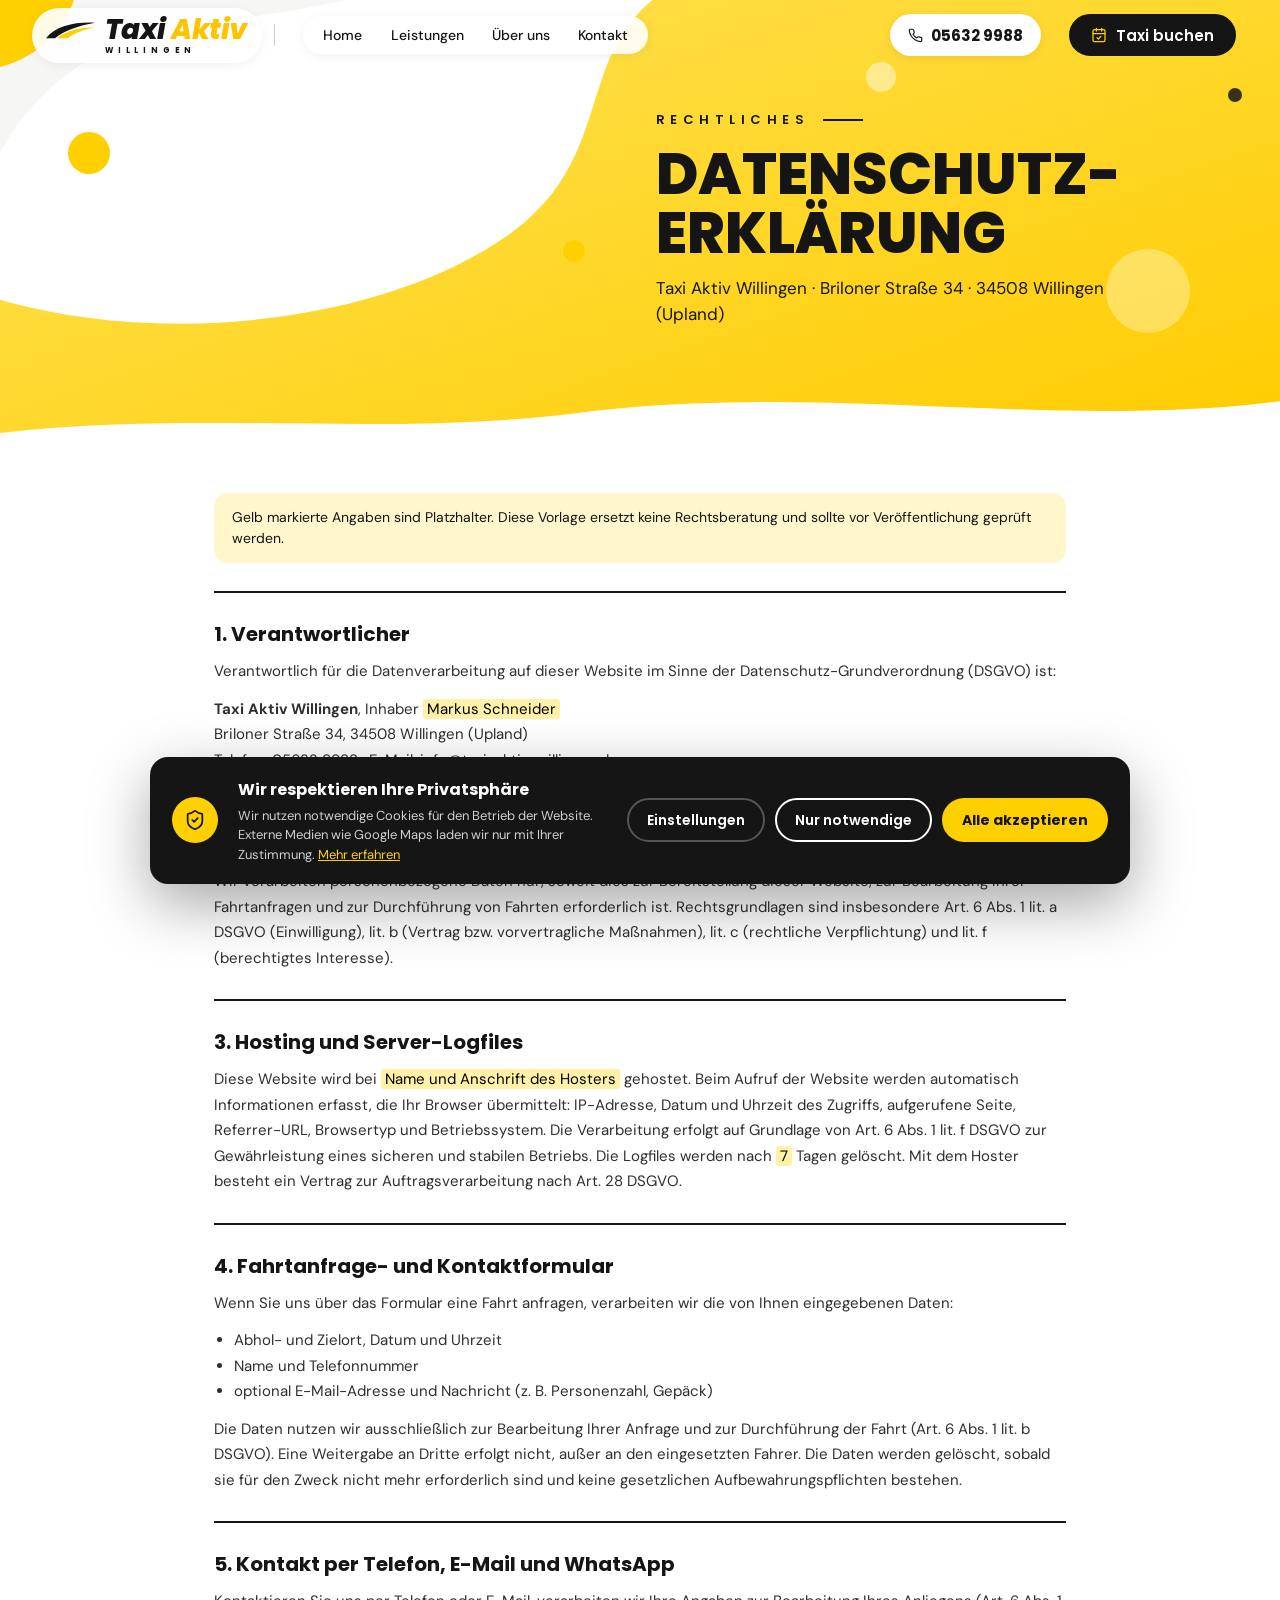
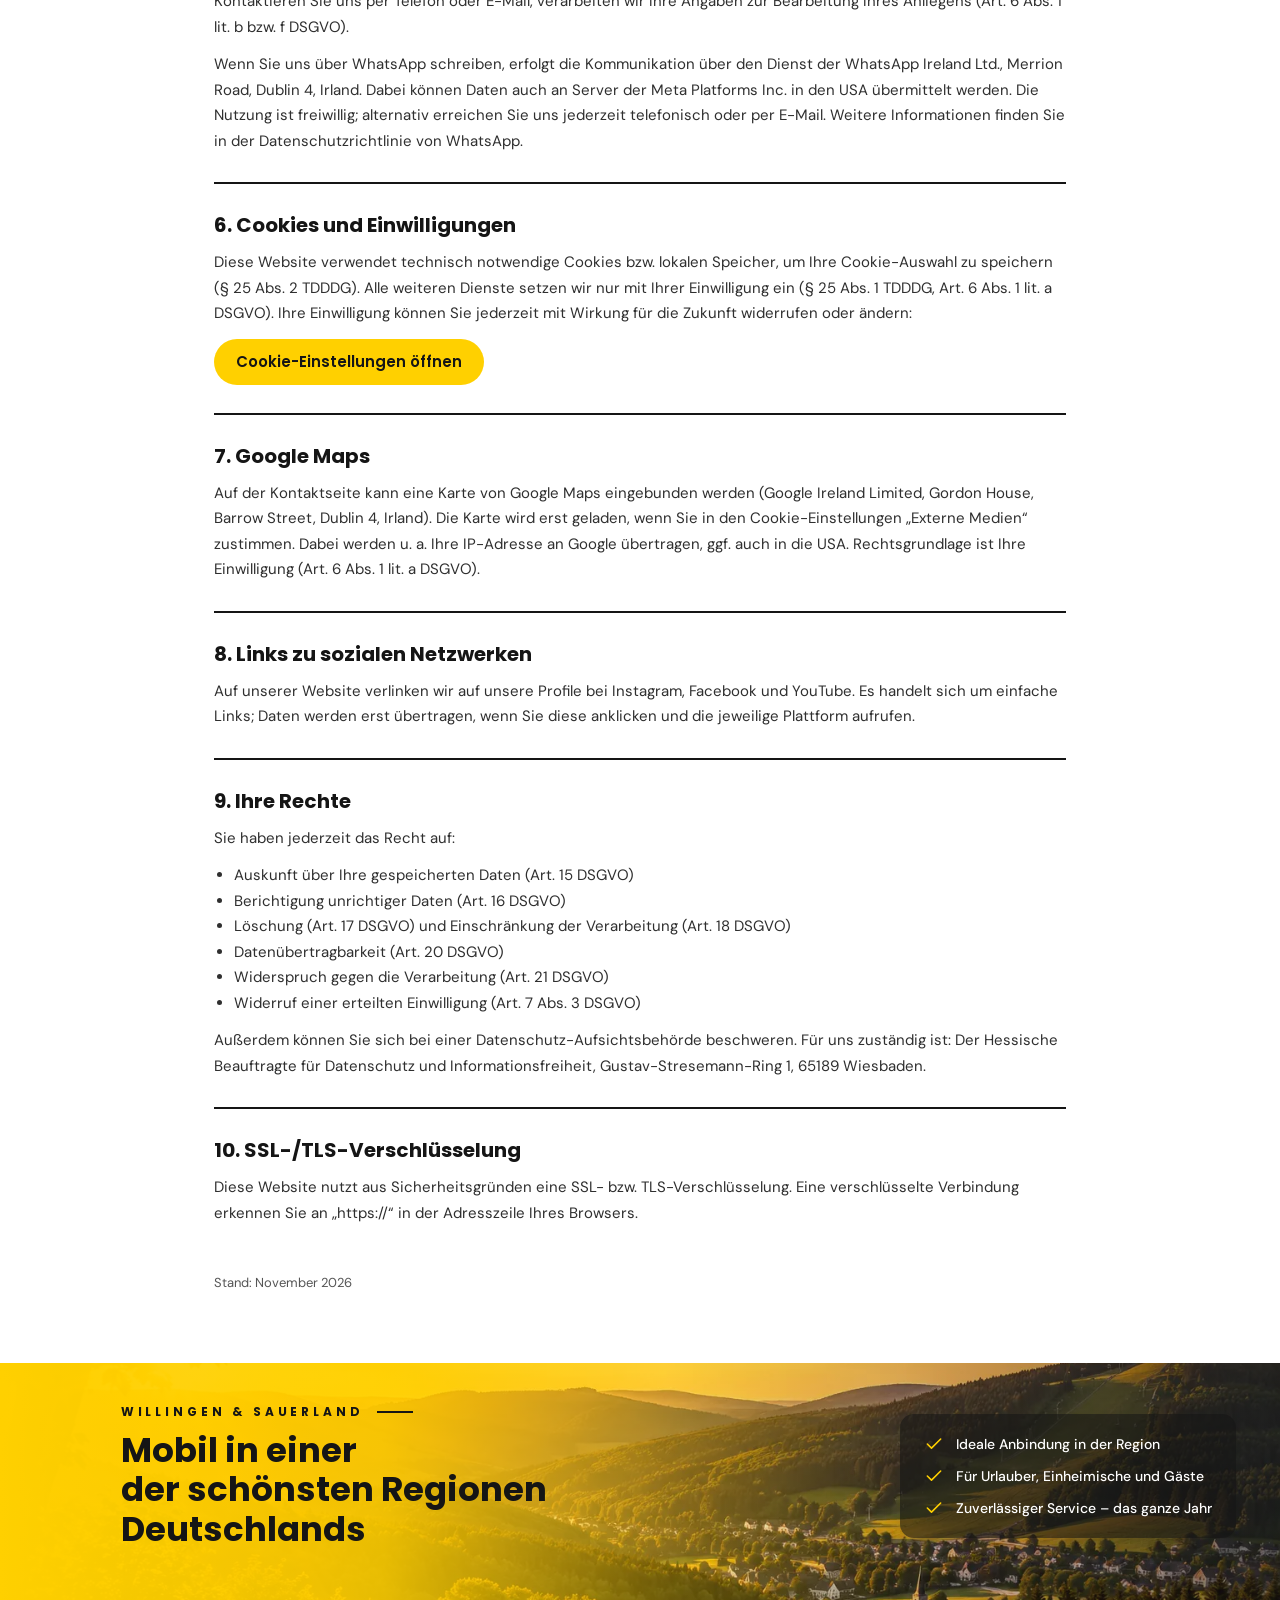
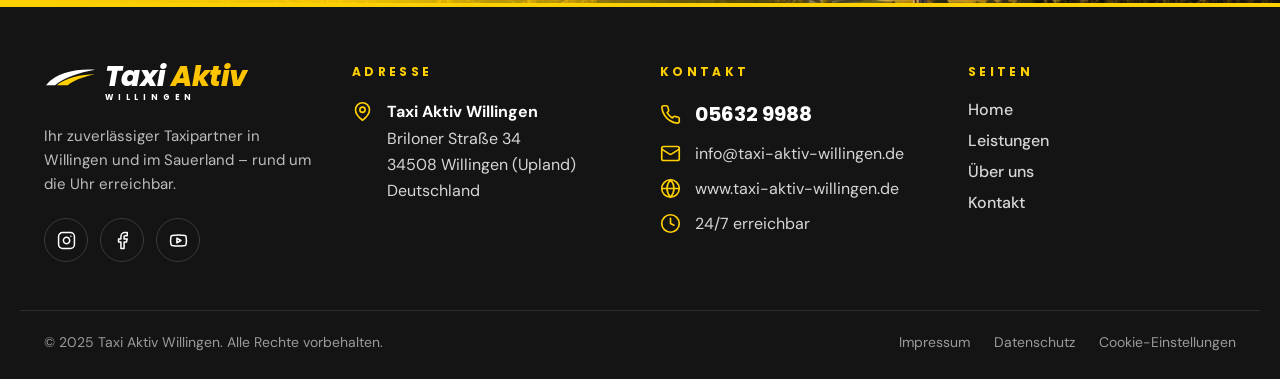
<file: docs/datenschutz.html>
<!DOCTYPE html>
<html lang="de">
<head>
<meta charset="utf-8">
<meta name="viewport" content="width=device-width, initial-scale=1">
<meta http-equiv="Content-Security-Policy" content="default-src 'self'; script-src 'self'; style-src 'self' 'unsafe-inline'; img-src 'self' data:; font-src 'self'; connect-src 'self'; frame-src https://www.google.com https://maps.google.com; form-action 'self'; base-uri 'self'; object-src 'none'">
<meta name="referrer" content="strict-origin-when-cross-origin">
<title>Datenschutzerklärung – Taxi Aktiv Willingen</title>
<meta name="description" content="Informationen zum Datenschutz bei Taxi Aktiv Willingen gemäß DSGVO.">
<meta name="robots" content="noindex, nofollow">
<meta name="theme-color" content="#FFD000">
<meta property="og:type" content="website">
<meta property="og:locale" content="de_DE">
<meta property="og:site_name" content="Taxi Aktiv Willingen">
<meta property="og:title" content="Datenschutzerklärung – Taxi Aktiv Willingen">
<meta property="og:description" content="Informationen zum Datenschutz bei Taxi Aktiv Willingen gemäß DSGVO.">
<meta property="og:url" content="https://chaos20140.github.io/taxi-aktiv-willingen/datenschutz.html">
<meta property="og:image" content="https://chaos20140.github.io/taxi-aktiv-willingen/assets/og-image.jpg?v=9deba72b2f">
<meta property="og:image:type" content="image/jpeg">
<meta property="og:image:width" content="1200">
<meta property="og:image:height" content="630">
<meta property="og:image:alt" content="Taxi Aktiv Willingen – Großraumtaxi, Telefon 05632 9988, 24/7 erreichbar">
<meta name="twitter:card" content="summary_large_image">
<link rel="icon" href="assets/favicon.svg" type="image/svg+xml">
<link rel="preload" href="assets/fonts/poppins-800.woff2" as="font" type="font/woff2" crossorigin>
<link rel="preload" href="assets/fonts/dmsans-var.woff2" as="font" type="font/woff2" crossorigin>
<link rel="stylesheet" href="assets/site.css?v=5f7c88191c">
<script src="assets/site.js?v=b65957f31c" defer></script>
</head>
<body data-page="datenschutz">
<a class="ta-skip" href="#inhalt">Zum Inhalt springen</a>
<div class="ta-root" data-motion="on" style="background:#fff;overflow-x:clip;position:relative;min-height:100vh">

<!-- HEADER (mobil) -->
<div class="only-m" style="position:sticky;top:0;z-index:30;background:#fff;box-shadow:0 1px 0 #eee">
<div style="display:flex;align-items:center;justify-content:space-between;padding:12px 18px;gap:12px">
<a href="index.html" aria-label="Taxi Aktiv Willingen – Startseite" style="cursor:pointer;display:flex;flex-direction:column;gap:3px;flex:none;color:inherit;text-decoration:none"><div style="display:flex;align-items:center;gap:6px"><svg width="42" height="16" viewBox="0 0 58 22" aria-hidden="true"><path d="M2 20C14 6 34 2 56 3 38 6 22 12 12 20Z" fill="#151515"></path><path d="M14 20C24 12 40 8 56 8 42 11 32 15 26 20Z" fill="#FFD000"></path></svg><span style="font:italic 800 22px/1 Poppins,sans-serif;letter-spacing:-.02em;white-space:nowrap;color:#151515">Taxi <span style="color:#FFC400">Aktiv</span></span></div><div style="font:700 8px/1 Poppins,sans-serif;letter-spacing:.6em;padding-left:48px;color:#151515">WILLINGEN</div></a>
<div style="display:flex;gap:8px">
<a href="tel:+4956329988" aria-label="Anrufen: 05632 9988" class="ta-ring" style="position:relative;width:44px;height:44px;border-radius:50%;--face:#FFD000;--ring-c:rgba(255,208,0,.7);--ring-s:14px;--ring-a:2.2s ease;color:#151515;display:grid;place-items:center;font-size:19px"><svg width="1em" height="1em" viewBox="0 0 24 24" fill="none" stroke="currentColor" stroke-width="1.9" stroke-linecap="round" stroke-linejoin="round" style="display:block" aria-hidden="true" focusable="false"><path d="M22 16.92v3a2 2 0 0 1-2.18 2 19.79 19.79 0 0 1-8.63-3.07 19.5 19.5 0 0 1-6-6 19.79 19.79 0 0 1-3.07-8.67A2 2 0 0 1 4.11 2h3a2 2 0 0 1 2 1.72c.13.96.36 1.9.7 2.81a2 2 0 0 1-.45 2.11L8.09 9.91a16 16 0 0 0 6 6l1.27-1.27a2 2 0 0 1 2.11-.45c.91.34 1.85.57 2.81.7A2 2 0 0 1 22 16.92z"></path></svg></a>
<button type="button" data-menu-toggle aria-expanded="false" aria-controls="ta-mmenu" aria-label="Menü öffnen" style="width:44px;height:44px;border-radius:50%;border:2px solid #151515;background:#fff;display:grid;place-items:center;font-size:20px;cursor:pointer;color:#151515"><span data-icon-menu><svg width="1em" height="1em" viewBox="0 0 24 24" fill="none" stroke="currentColor" stroke-width="1.9" stroke-linecap="round" stroke-linejoin="round" style="display:block" aria-hidden="true" focusable="false"><path d="M4 6h16M4 12h16M4 18h16"></path></svg></span><span data-icon-close hidden><svg width="1em" height="1em" viewBox="0 0 24 24" fill="none" stroke="currentColor" stroke-width="1.9" stroke-linecap="round" stroke-linejoin="round" style="display:block" aria-hidden="true" focusable="false"><path d="M18 6 6 18M6 6l12 12"></path></svg></span></button>
</div>
</div>
<nav id="ta-mmenu" aria-label="Hauptnavigation (mobil)" hidden style="display:flex;flex-direction:column;gap:4px;padding:8px 18px 20px;border-top:1px solid #eee">
<a href="index.html" style="display:flex;justify-content:space-between;align-items:center;padding:14px 4px;border-bottom:1px solid #f0f0f0;font:600 17px Poppins,sans-serif;cursor:pointer;color:inherit;text-decoration:none">Home</a>
<a href="leistungen.html" style="display:flex;justify-content:space-between;align-items:center;padding:14px 4px;border-bottom:1px solid #f0f0f0;font:600 17px Poppins,sans-serif;cursor:pointer;color:inherit;text-decoration:none">Leistungen</a>
<a href="ueber-uns.html" style="display:flex;justify-content:space-between;align-items:center;padding:14px 4px;border-bottom:1px solid #f0f0f0;font:600 17px Poppins,sans-serif;cursor:pointer;color:inherit;text-decoration:none">Über uns</a>
<a href="kontakt.html" style="display:flex;justify-content:space-between;align-items:center;padding:14px 4px;border-bottom:1px solid #f0f0f0;font:600 17px Poppins,sans-serif;cursor:pointer;color:inherit;text-decoration:none">Kontakt</a>
<a href="kontakt.html" style="margin-top:12px;display:flex;align-items:center;justify-content:center;gap:10px;height:52px;border:0;border-radius:999px;background:#151515;color:#fff;font:600 16px Poppins,sans-serif;cursor:pointer;text-decoration:none"><span style="font-size:18px"><svg width="1em" height="1em" viewBox="0 0 24 24" fill="none" stroke="currentColor" stroke-width="1.9" stroke-linecap="round" stroke-linejoin="round" style="display:block" aria-hidden="true" focusable="false"><rect x="3" y="4" width="18" height="18" rx="2"></rect><path d="M16 2v4M8 2v4M3 10h18M9 16l2 2 4-4"></path></svg></span>Taxi buchen</a>
</nav>
</div>

<!-- HEADER (Desktop) -->
<div class="ta-bar only-d" data-bar>
<header style="max-width:1240px;margin:0 auto;padding:14px 24px;display:flex;align-items:center;gap:clamp(14px,2.2cqw,28px)">
<div class="ta-pill"><a href="index.html" aria-label="Taxi Aktiv Willingen – Startseite" style="cursor:pointer;display:flex;flex-direction:column;gap:3px;flex:none;color:inherit;text-decoration:none"><div style="display:flex;align-items:center;gap:8px"><svg width="53" height="20" viewBox="0 0 58 22" aria-hidden="true"><path d="M2 20C14 6 34 2 56 3 38 6 22 12 12 20Z" fill="#151515"></path><path d="M14 20C24 12 40 8 56 8 42 11 32 15 26 20Z" fill="#FFD000"></path></svg><span style="font:italic 800 28px/1 Poppins,sans-serif;letter-spacing:-.02em;white-space:nowrap;color:#151515">Taxi <span style="color:#FFC400">Aktiv</span></span></div><div style="font:700 8px/1 Poppins,sans-serif;letter-spacing:.6em;padding-left:61px;color:#151515">WILLINGEN</div></a></div>
<div style="width:1px;height:22px;background:#cfcfcf"></div>
<div style="flex:1;display:flex"><nav class="ta-nav" data-navbar aria-label="Hauptnavigation">
<a class="hv1" href="index.html" data-nav-item="home" style="position:relative;cursor:pointer;font:500 14px 'DM Sans',sans-serif;padding:6px 0;white-space:nowrap;color:inherit;text-decoration:none">Home</a>
<a class="hv1" href="leistungen.html" data-nav-item="leistungen" style="position:relative;cursor:pointer;font:500 14px 'DM Sans',sans-serif;padding:6px 0;white-space:nowrap;color:inherit;text-decoration:none">Leistungen</a>
<a class="hv1" href="ueber-uns.html" data-nav-item="ueber" style="position:relative;cursor:pointer;font:500 14px 'DM Sans',sans-serif;padding:6px 0;white-space:nowrap;color:inherit;text-decoration:none">Über uns</a>
<a class="hv1" href="kontakt.html" data-nav-item="kontakt" style="position:relative;cursor:pointer;font:500 14px 'DM Sans',sans-serif;padding:6px 0;white-space:nowrap;color:inherit;text-decoration:none">Kontakt</a>
<span class="ta-nav-ind" data-nav-ind></span>
</nav></div>
<a class="only-wide" href="tel:+4956329988" style="display:flex;align-items:center;gap:8px;height:42px;padding:0 18px;border-radius:999px;background:#fff;color:#151515;text-decoration:none;font:700 15px Poppins,sans-serif;box-shadow:0 2px 10px rgba(0,0,0,.08);white-space:nowrap;flex:none"><span style="font-size:15px"><svg width="1em" height="1em" viewBox="0 0 24 24" fill="none" stroke="currentColor" stroke-width="1.9" stroke-linecap="round" stroke-linejoin="round" style="display:block" aria-hidden="true" focusable="false"><path d="M22 16.92v3a2 2 0 0 1-2.18 2 19.79 19.79 0 0 1-8.63-3.07 19.5 19.5 0 0 1-6-6 19.79 19.79 0 0 1-3.07-8.67A2 2 0 0 1 4.11 2h3a2 2 0 0 1 2 1.72c.13.96.36 1.9.7 2.81a2 2 0 0 1-.45 2.11L8.09 9.91a16 16 0 0 0 6 6l1.27-1.27a2 2 0 0 1 2.11-.45c.91.34 1.85.57 2.81.7A2 2 0 0 1 22 16.92z"></path></svg></span>05632 9988</a>
<a href="kontakt.html" class="ta-ring" style="position:relative;display:flex;align-items:center;gap:9px;height:42px;padding:0 20px;border:2px solid #151515;border-radius:999px;--face:#151515;--face-hover:#000;--edge:#151515;--ring-b:2px;--ring-c:rgba(255,208,0,.75);--ring-s:22px;--ring-a:1.8s ease-out;color:#fff;font:600 15px Poppins,sans-serif;cursor:pointer;white-space:nowrap;flex:none;animation:taBeat 1.8s ease-in-out infinite;text-decoration:none"><span style="font-size:16px;color:#FFD000"><svg width="1em" height="1em" viewBox="0 0 24 24" fill="none" stroke="currentColor" stroke-width="1.9" stroke-linecap="round" stroke-linejoin="round" style="display:block" aria-hidden="true" focusable="false"><rect x="3" y="4" width="18" height="18" rx="2"></rect><path d="M16 2v4M8 2v4M3 10h18M9 16l2 2 4-4"></path></svg></span>Taxi buchen</a>
</header>
</div>

<main id="inhalt">
<!-- HERO -->
<section class="ta-hero" style="position:relative;margin-top:-80px;padding-top:80px">

<div class="only-d" aria-hidden="true" style="position:absolute;inset:0">
<svg viewBox="0 0 1000 520" preserveAspectRatio="none" style="position:absolute;inset:0;width:100%;height:100%;display:block"><defs><linearGradient id="hg" x1="0" y1="0" x2="1" y2="1"><stop offset="0" stop-color="#FFE45A"></stop><stop offset="1" stop-color="#FFCC00"></stop></linearGradient></defs><path d="M520 0H1000V478C820 512 640 455 450 492 300 520 150 488 0 515V360C140 420 320 380 410 270 480 180 450 70 520 0Z" fill="url(#hg)"></path><path d="M0 0H300C210 40 120 30 60 90 30 120 10 160 0 190Z" fill="#f6f6f4"></path></svg>
<div style="position:absolute;left:-130px;top:-130px;width:210px;height:210px;border-radius:50%;background:#FFD000;animation:taFloatS 9s ease-in-out infinite"></div>
<div style="position:absolute;left:68px;top:142px;width:42px;height:42px;border-radius:50%;background:#FFD000;animation:taFloatB 7s ease-in-out infinite"></div>
<div style="position:absolute;left:44%;top:56%;width:22px;height:22px;border-radius:50%;background:#FFD000;animation:taFloatC 5s ease-in-out infinite"></div>
<div style="position:absolute;right:7%;top:58%;width:84px;height:84px;border-radius:50%;background:rgba(255,255,255,.32);animation:taFloatA 9s ease-in-out -3s infinite"></div>
<div style="position:absolute;right:30%;top:16%;width:30px;height:30px;border-radius:50%;background:rgba(255,255,255,.45);animation:taFloatB 8s ease-in-out -2s infinite"></div>
<div style="position:absolute;right:3%;top:22%;width:14px;height:14px;border-radius:50%;background:#151515;opacity:.85;animation:taFloatC 6s ease-in-out -1s infinite"></div>
</div>
<div class="only-m" aria-hidden="true" style="position:absolute;inset:0;background:linear-gradient(160deg,#FFE45A,#FFCC00);border-radius:0 0 40px 40px;overflow:hidden"><div style="position:absolute;right:-40px;top:-40px;width:150px;height:150px;border-radius:50%;background:rgba(255,255,255,.3);animation:taFloatA 10s ease-in-out infinite"></div><div style="position:absolute;left:8%;top:48%;width:28px;height:28px;border-radius:50%;background:rgba(255,255,255,.5);animation:taFloatB 7s ease-in-out infinite"></div><div style="position:absolute;right:12%;bottom:14%;width:16px;height:16px;border-radius:50%;background:#151515;animation:taFloatC 5s ease-in-out infinite"></div></div>

<div style="position:relative;z-index:2;max-width:1240px;margin:0 auto;padding:40px 24px 110px;display:grid;grid-template-columns:repeat(auto-fit,minmax(min(100%,440px),1fr));gap:32px;align-items:center">
<div></div>
<div style="display:flex;flex-direction:column;gap:14px;animation:taFadeUp .9s .2s both">
<div style="display:flex;align-items:center;gap:14px;font:600 13px Poppins,sans-serif;letter-spacing:.42em">RECHTLICHES<span style="width:40px;height:2px;background:#151515"></span></div>
<h1 style="margin:0;font:800 clamp(32px,4.6cqw,58px)/1.02 Poppins,sans-serif">DATENSCHUTZ&shy;ERKLÄRUNG</h1>
<p style="margin:0;font:400 17px/1.5 'DM Sans',sans-serif;max-width:520px">Taxi Aktiv Willingen · Briloner Straße 34 · 34508 Willingen (Upland)</p>
</div>
</div>
</section>


<section style="max-width:900px;margin:0 auto;padding:56px 24px 72px">
<div style="background:#FFF6CC;border-radius:14px;padding:14px 18px;margin-bottom:28px;font:14px/1.5 'DM Sans',sans-serif">Gelb markierte Angaben sind Platzhalter. Diese Vorlage ersetzt keine Rechtsberatung und sollte vor Veröffentlichung geprüft werden.</div>
<div style="padding:28px 0 16px;border-top:2px solid #151515"><h2 style="margin:0 0 12px;font:700 20px/1.3 Poppins,sans-serif">1. Verantwortlicher</h2><p style="margin:0 0 12px;font:15px/1.7 'DM Sans',sans-serif;color:#2f2f2f;text-wrap:pretty">Verantwortlich für die Datenverarbeitung auf dieser Website im Sinne der Datenschutz-Grundverordnung (DSGVO) ist:</p><p style="margin:0 0 12px;font:15px/1.7 'DM Sans',sans-serif;color:#2f2f2f;text-wrap:pretty"><strong>Taxi Aktiv Willingen</strong>, Inhaber <mark style="background:#FFF1A8;padding:0 4px;border-radius:3px">Markus Schneider</mark><br>Briloner Straße 34, 34508 Willingen (Upland)<br>Telefon: 05632 9988 · E-Mail: info@taxi-aktiv-willingen.de</p></div>
<div style="padding:28px 0 16px;border-top:2px solid #151515"><h2 style="margin:0 0 12px;font:700 20px/1.3 Poppins,sans-serif">2. Allgemeines zur Datenverarbeitung</h2><p style="margin:0 0 12px;font:15px/1.7 'DM Sans',sans-serif;color:#2f2f2f;text-wrap:pretty">Wir verarbeiten personenbezogene Daten nur, soweit dies zur Bereitstellung dieser Website, zur Bearbeitung Ihrer Fahrtanfragen und zur Durchführung von Fahrten erforderlich ist. Rechtsgrundlagen sind insbesondere Art. 6 Abs. 1 lit. a DSGVO (Einwilligung), lit. b (Vertrag bzw. vorvertragliche Maßnahmen), lit. c (rechtliche Verpflichtung) und lit. f (berechtigtes Interesse).</p></div>
<div style="padding:28px 0 16px;border-top:2px solid #151515"><h2 style="margin:0 0 12px;font:700 20px/1.3 Poppins,sans-serif">3. Hosting und Server-Logfiles</h2><p style="margin:0 0 12px;font:15px/1.7 'DM Sans',sans-serif;color:#2f2f2f;text-wrap:pretty">Diese Website wird bei <mark style="background:#FFF1A8;padding:0 4px;border-radius:3px">Name und Anschrift des Hosters</mark> gehostet. Beim Aufruf der Website werden automatisch Informationen erfasst, die Ihr Browser übermittelt: IP-Adresse, Datum und Uhrzeit des Zugriffs, aufgerufene Seite, Referrer-URL, Browsertyp und Betriebssystem. Die Verarbeitung erfolgt auf Grundlage von Art. 6 Abs. 1 lit. f DSGVO zur Gewährleistung eines sicheren und stabilen Betriebs. Die Logfiles werden nach <mark style="background:#FFF1A8;padding:0 4px;border-radius:3px">7</mark> Tagen gelöscht. Mit dem Hoster besteht ein Vertrag zur Auftragsverarbeitung nach Art. 28 DSGVO.</p></div>
<div style="padding:28px 0 16px;border-top:2px solid #151515"><h2 style="margin:0 0 12px;font:700 20px/1.3 Poppins,sans-serif">4. Fahrtanfrage- und Kontaktformular</h2><p style="margin:0 0 12px;font:15px/1.7 'DM Sans',sans-serif;color:#2f2f2f;text-wrap:pretty">Wenn Sie uns über das Formular eine Fahrt anfragen, verarbeiten wir die von Ihnen eingegebenen Daten:</p><ul style="margin:0 0 12px;padding-left:20px;font:15px/1.7 'DM Sans',sans-serif;color:#2f2f2f"><li>Abhol- und Zielort, Datum und Uhrzeit</li><li>Name und Telefonnummer</li><li>optional E-Mail-Adresse und Nachricht (z. B. Personenzahl, Gepäck)</li></ul><p style="margin:0 0 12px;font:15px/1.7 'DM Sans',sans-serif;color:#2f2f2f;text-wrap:pretty">Die Daten nutzen wir ausschließlich zur Bearbeitung Ihrer Anfrage und zur Durchführung der Fahrt (Art. 6 Abs. 1 lit. b DSGVO). Eine Weitergabe an Dritte erfolgt nicht, außer an den eingesetzten Fahrer. Die Daten werden gelöscht, sobald sie für den Zweck nicht mehr erforderlich sind und keine gesetzlichen Aufbewahrungspflichten bestehen.</p></div>
<div style="padding:28px 0 16px;border-top:2px solid #151515"><h2 style="margin:0 0 12px;font:700 20px/1.3 Poppins,sans-serif">5. Kontakt per Telefon, E-Mail und WhatsApp</h2><p style="margin:0 0 12px;font:15px/1.7 'DM Sans',sans-serif;color:#2f2f2f;text-wrap:pretty">Kontaktieren Sie uns per Telefon oder E-Mail, verarbeiten wir Ihre Angaben zur Bearbeitung Ihres Anliegens (Art. 6 Abs. 1 lit. b bzw. f DSGVO).</p><p style="margin:0 0 12px;font:15px/1.7 'DM Sans',sans-serif;color:#2f2f2f;text-wrap:pretty">Wenn Sie uns über WhatsApp schreiben, erfolgt die Kommunikation über den Dienst der WhatsApp Ireland Ltd., Merrion Road, Dublin 4, Irland. Dabei können Daten auch an Server der Meta Platforms Inc. in den USA übermittelt werden. Die Nutzung ist freiwillig; alternativ erreichen Sie uns jederzeit telefonisch oder per E-Mail. Weitere Informationen finden Sie in der Datenschutzrichtlinie von WhatsApp.</p></div>
<div style="padding:28px 0 16px;border-top:2px solid #151515"><h2 style="margin:0 0 12px;font:700 20px/1.3 Poppins,sans-serif">6. Cookies und Einwilligungen</h2><p style="margin:0 0 12px;font:15px/1.7 'DM Sans',sans-serif;color:#2f2f2f;text-wrap:pretty">Diese Website verwendet technisch notwendige Cookies bzw. lokalen Speicher, um Ihre Cookie-Auswahl zu speichern (§ 25 Abs. 2 TDDDG). Alle weiteren Dienste setzen wir nur mit Ihrer Einwilligung ein (§ 25 Abs. 1 TDDDG, Art. 6 Abs. 1 lit. a DSGVO). Ihre Einwilligung können Sie jederzeit mit Wirkung für die Zukunft widerrufen oder ändern:</p><button class="hv3" type="button" data-open-cookies style="display:inline-flex;align-items:center;gap:10px;height:46px;padding:0 22px;border:0;border-radius:999px;background:#FFD000;color:#151515;font:600 15px Poppins,sans-serif;cursor:pointer;margin-bottom:12px">Cookie-Einstellungen öffnen</button></div>
<div style="padding:28px 0 16px;border-top:2px solid #151515"><h2 style="margin:0 0 12px;font:700 20px/1.3 Poppins,sans-serif">7. Google Maps</h2><p style="margin:0 0 12px;font:15px/1.7 'DM Sans',sans-serif;color:#2f2f2f;text-wrap:pretty">Auf der Kontaktseite kann eine Karte von Google Maps eingebunden werden (Google Ireland Limited, Gordon House, Barrow Street, Dublin 4, Irland). Die Karte wird erst geladen, wenn Sie in den Cookie-Einstellungen „Externe Medien“ zustimmen. Dabei werden u. a. Ihre IP-Adresse an Google übertragen, ggf. auch in die USA. Rechtsgrundlage ist Ihre Einwilligung (Art. 6 Abs. 1 lit. a DSGVO).</p></div>
<div style="padding:28px 0 16px;border-top:2px solid #151515"><h2 style="margin:0 0 12px;font:700 20px/1.3 Poppins,sans-serif">8. Links zu sozialen Netzwerken</h2><p style="margin:0 0 12px;font:15px/1.7 'DM Sans',sans-serif;color:#2f2f2f;text-wrap:pretty">Auf unserer Website verlinken wir auf unsere Profile bei Instagram, Facebook und YouTube. Es handelt sich um einfache Links; Daten werden erst übertragen, wenn Sie diese anklicken und die jeweilige Plattform aufrufen.</p></div>
<div style="padding:28px 0 16px;border-top:2px solid #151515"><h2 style="margin:0 0 12px;font:700 20px/1.3 Poppins,sans-serif">9. Ihre Rechte</h2><p style="margin:0 0 12px;font:15px/1.7 'DM Sans',sans-serif;color:#2f2f2f;text-wrap:pretty">Sie haben jederzeit das Recht auf:</p><ul style="margin:0 0 12px;padding-left:20px;font:15px/1.7 'DM Sans',sans-serif;color:#2f2f2f"><li>Auskunft über Ihre gespeicherten Daten (Art. 15 DSGVO)</li><li>Berichtigung unrichtiger Daten (Art. 16 DSGVO)</li><li>Löschung (Art. 17 DSGVO) und Einschränkung der Verarbeitung (Art. 18 DSGVO)</li><li>Datenübertragbarkeit (Art. 20 DSGVO)</li><li>Widerspruch gegen die Verarbeitung (Art. 21 DSGVO)</li><li>Widerruf einer erteilten Einwilligung (Art. 7 Abs. 3 DSGVO)</li></ul><p style="margin:0 0 12px;font:15px/1.7 'DM Sans',sans-serif;color:#2f2f2f;text-wrap:pretty">Außerdem können Sie sich bei einer Datenschutz-Aufsichtsbehörde beschweren. Für uns zuständig ist: Der Hessische Beauftragte für Datenschutz und Informationsfreiheit, Gustav-Stresemann-Ring 1, 65189 Wiesbaden.</p></div>
<div style="padding:28px 0 16px;border-top:2px solid #151515"><h2 style="margin:0 0 12px;font:700 20px/1.3 Poppins,sans-serif">10. SSL-/TLS-Verschlüsselung</h2><p style="margin:0 0 12px;font:15px/1.7 'DM Sans',sans-serif;color:#2f2f2f;text-wrap:pretty">Diese Website nutzt aus Sicherheitsgründen eine SSL- bzw. TLS-Verschlüsselung. Eine verschlüsselte Verbindung erkennen Sie an „https://“ in der Adresszeile Ihres Browsers.</p></div>
<p style="margin:20px 0 0;font:13px 'DM Sans',sans-serif;color:#555">Stand: November 2026</p>
</section>
</main>

<!-- CTA BANNER -->
<section style="position:relative;min-height:240px;overflow:hidden">
<img src="assets/img/banner-sauerland.webp" alt="Sauerland bei Sonnenuntergang" loading="lazy" decoding="async" style="position:absolute;inset:0;width:100%;height:100%;object-fit:cover;object-position:50% 45%;display:block">
<div style="position:absolute;inset:0;pointer-events:none;background:linear-gradient(90deg,#FFD000 0%,rgba(255,208,0,.88) 30%,rgba(255,208,0,.35) 52%,rgba(20,20,20,.15) 70%,rgba(20,20,20,.55) 100%)"></div>
<div style="position:relative;pointer-events:none;max-width:1240px;margin:0 auto;padding:40px 24px 44px;display:grid;grid-template-columns:repeat(auto-fit,minmax(min(100%,380px),1fr));gap:28px;align-items:center">
<div style="padding-left:clamp(0px,6cqw,80px)"><div style="display:flex;align-items:center;gap:14px;font:700 12px Poppins,sans-serif;letter-spacing:.32em">WILLINGEN &amp; SAUERLAND<span style="width:36px;height:2px;background:#151515"></span></div><h2 style="margin:10px 0 0;font:700 clamp(26px,2.8cqw,34px)/1.15 Poppins,sans-serif">Mobil in einer<br>der schönsten Regionen<br>Deutschlands</h2></div>
<div style="display:flex;flex-direction:column;gap:12px;justify-self:end;background:rgba(20,20,20,.55);padding:20px 24px;border-radius:14px">
<div style="display:flex;gap:12px;align-items:center;color:#fff;font:500 14px 'DM Sans',sans-serif"><span style="color:#FFD000;font-size:20px"><svg width="1em" height="1em" viewBox="0 0 24 24" fill="none" stroke="currentColor" stroke-width="1.9" stroke-linecap="round" stroke-linejoin="round" style="display:block" aria-hidden="true" focusable="false"><path d="M20 6 9 17l-5-5"></path></svg></span>Ideale Anbindung in der Region</div>
<div style="display:flex;gap:12px;align-items:center;color:#fff;font:500 14px 'DM Sans',sans-serif"><span style="color:#FFD000;font-size:20px"><svg width="1em" height="1em" viewBox="0 0 24 24" fill="none" stroke="currentColor" stroke-width="1.9" stroke-linecap="round" stroke-linejoin="round" style="display:block" aria-hidden="true" focusable="false"><path d="M20 6 9 17l-5-5"></path></svg></span>Für Urlauber, Einheimische und Gäste</div>
<div style="display:flex;gap:12px;align-items:center;color:#fff;font:500 14px 'DM Sans',sans-serif"><span style="color:#FFD000;font-size:20px"><svg width="1em" height="1em" viewBox="0 0 24 24" fill="none" stroke="currentColor" stroke-width="1.9" stroke-linecap="round" stroke-linejoin="round" style="display:block" aria-hidden="true" focusable="false"><path d="M20 6 9 17l-5-5"></path></svg></span>Zuverlässiger Service – das ganze Jahr</div>
</div>
</div>
</section>

<!-- FOOTER -->
<footer style="background:#141414;color:#fff;border-top:4px solid #FFD000">
<div style="max-width:1240px;margin:0 auto;padding:56px 24px 48px;display:grid;grid-template-columns:repeat(auto-fit,minmax(min(100%,230px),1fr));gap:48px 40px;align-items:start">
<div style="display:flex;flex-direction:column;gap:22px">
<div style="display:flex;flex-direction:column;gap:3px;flex:none"><div style="display:flex;align-items:center;gap:8px"><svg width="53" height="20" viewBox="0 0 58 22" aria-hidden="true"><path d="M2 20C14 6 34 2 56 3 38 6 22 12 12 20Z" fill="#ffffff"></path><path d="M14 20C24 12 40 8 56 8 42 11 32 15 26 20Z" fill="#FFD000"></path></svg><span style="font:italic 800 28px/1 Poppins,sans-serif;letter-spacing:-.02em;white-space:nowrap;color:#ffffff">Taxi <span style="color:#FFC400">Aktiv</span></span></div><div style="font:700 8px/1 Poppins,sans-serif;letter-spacing:.6em;padding-left:61px;color:#ffffff">WILLINGEN</div></div>
<p style="margin:0;font:15px/1.6 'DM Sans',sans-serif;color:#bdbdbd;max-width:280px">Ihr zuverlässiger Taxipartner in Willingen und im Sauerland – rund um die Uhr erreichbar.</p>
<div style="display:flex;gap:12px">
<span class="hv5" role="img" aria-label="Instagram" style="width:44px;height:44px;border-radius:50%;border:1.5px solid #3a3a3a;display:grid;place-items:center;font-size:19px;cursor:pointer"><svg width="1em" height="1em" viewBox="0 0 24 24" fill="none" stroke="currentColor" stroke-width="1.9" stroke-linecap="round" stroke-linejoin="round" style="display:block" aria-hidden="true" focusable="false"><rect x="2" y="2" width="20" height="20" rx="5"></rect><path d="M16 11.37A4 4 0 1 1 12.63 8 4 4 0 0 1 16 11.37zM17.5 6.5h.01"></path></svg></span>
<span class="hv5" role="img" aria-label="Facebook" style="width:44px;height:44px;border-radius:50%;border:1.5px solid #3a3a3a;display:grid;place-items:center;font-size:19px;cursor:pointer"><svg width="1em" height="1em" viewBox="0 0 24 24" fill="none" stroke="currentColor" stroke-width="1.9" stroke-linecap="round" stroke-linejoin="round" style="display:block" aria-hidden="true" focusable="false"><path d="M18 2h-3a5 5 0 0 0-5 5v3H7v4h3v8h4v-8h3l1-4h-4V7a1 1 0 0 1 1-1h3z"></path></svg></span>
<span class="hv5" role="img" aria-label="YouTube" style="width:44px;height:44px;border-radius:50%;border:1.5px solid #3a3a3a;display:grid;place-items:center;font-size:19px;cursor:pointer"><svg width="1em" height="1em" viewBox="0 0 24 24" fill="none" stroke="currentColor" stroke-width="1.9" stroke-linecap="round" stroke-linejoin="round" style="display:block" aria-hidden="true" focusable="false"><path d="M2.5 17a24.12 24.12 0 0 1 0-10 2 2 0 0 1 1.4-1.4 49.56 49.56 0 0 1 16.2 0A2 2 0 0 1 21.5 7a24.12 24.12 0 0 1 0 10 2 2 0 0 1-1.4 1.4 49.55 49.55 0 0 1-16.2 0A2 2 0 0 1 2.5 17"></path><path d="m10 15 5-3-5-3z"></path></svg></span>
</div>
</div>
<div><div style="font:700 12px Poppins,sans-serif;letter-spacing:.28em;color:#FFD000;margin-bottom:18px">ADRESSE</div>
<div style="display:flex;gap:14px;font:16px/1.65 'DM Sans',sans-serif;color:#d6d6d6"><span style="color:#FFD000;font-size:21px;margin-top:2px"><svg width="1em" height="1em" viewBox="0 0 24 24" fill="none" stroke="currentColor" stroke-width="1.9" stroke-linecap="round" stroke-linejoin="round" style="display:block" aria-hidden="true" focusable="false"><path d="M20 10c0 6-8 12-8 12s-8-6-8-12a8 8 0 0 1 16 0Z"></path><circle cx="12" cy="10" r="3"></circle></svg></span><address style="font-style:normal"><strong style="color:#fff">Taxi Aktiv Willingen</strong><br>Briloner Straße 34<br>34508 Willingen (Upland)<br>Deutschland</address></div>
</div>
<div><div style="font:700 12px Poppins,sans-serif;letter-spacing:.28em;color:#FFD000;margin-bottom:18px">KONTAKT</div>
<div style="display:flex;flex-direction:column;gap:14px;font:16px 'DM Sans',sans-serif;color:#d6d6d6">
<a class="hv6" href="tel:+4956329988" style="display:flex;gap:14px;align-items:center;color:#fff;text-decoration:none;font:700 20px Poppins,sans-serif"><span style="color:#FFD000;font-size:21px"><svg width="1em" height="1em" viewBox="0 0 24 24" fill="none" stroke="currentColor" stroke-width="1.9" stroke-linecap="round" stroke-linejoin="round" style="display:block" aria-hidden="true" focusable="false"><path d="M22 16.92v3a2 2 0 0 1-2.18 2 19.79 19.79 0 0 1-8.63-3.07 19.5 19.5 0 0 1-6-6 19.79 19.79 0 0 1-3.07-8.67A2 2 0 0 1 4.11 2h3a2 2 0 0 1 2 1.72c.13.96.36 1.9.7 2.81a2 2 0 0 1-.45 2.11L8.09 9.91a16 16 0 0 0 6 6l1.27-1.27a2 2 0 0 1 2.11-.45c.91.34 1.85.57 2.81.7A2 2 0 0 1 22 16.92z"></path></svg></span>05632 9988</a>
<a class="hv6" href="mailto:info@taxi-aktiv-willingen.de" style="display:flex;gap:14px;align-items:center;color:#d6d6d6;text-decoration:none;white-space:nowrap"><span style="color:#FFD000;font-size:21px"><svg width="1em" height="1em" viewBox="0 0 24 24" fill="none" stroke="currentColor" stroke-width="1.9" stroke-linecap="round" stroke-linejoin="round" style="display:block" aria-hidden="true" focusable="false"><rect x="2" y="4" width="20" height="16" rx="2"></rect><path d="m22 7-8.97 5.7a1.94 1.94 0 0 1-2.06 0L2 7"></path></svg></span>info@taxi-aktiv-willingen.de</a>
<div style="display:flex;gap:14px;align-items:center;white-space:nowrap"><span style="color:#FFD000;font-size:21px"><svg width="1em" height="1em" viewBox="0 0 24 24" fill="none" stroke="currentColor" stroke-width="1.9" stroke-linecap="round" stroke-linejoin="round" style="display:block" aria-hidden="true" focusable="false"><circle cx="12" cy="12" r="10"></circle><path d="M2 12h20M12 2a15.3 15.3 0 0 1 4 10 15.3 15.3 0 0 1-4 10 15.3 15.3 0 0 1-4-10 15.3 15.3 0 0 1 4-10z"></path></svg></span>www.taxi-aktiv-willingen.de</div>
<div style="display:flex;gap:14px;align-items:center"><span style="color:#FFD000;font-size:21px"><svg width="1em" height="1em" viewBox="0 0 24 24" fill="none" stroke="currentColor" stroke-width="1.9" stroke-linecap="round" stroke-linejoin="round" style="display:block" aria-hidden="true" focusable="false"><circle cx="12" cy="12" r="10"></circle><path d="M12 6v6l4 2"></path></svg></span>24/7 erreichbar</div>
</div>
</div>
<div><div style="font:700 12px Poppins,sans-serif;letter-spacing:.28em;color:#FFD000;margin-bottom:18px">SEITEN</div>
<nav aria-label="Seiten" style="display:flex;flex-direction:column;gap:10px"><a class="hv6" href="index.html" style="font:500 16px 'DM Sans',sans-serif;color:#d6d6d6;cursor:pointer;text-decoration:none">Home</a><a class="hv6" href="leistungen.html" style="font:500 16px 'DM Sans',sans-serif;color:#d6d6d6;cursor:pointer;text-decoration:none">Leistungen</a><a class="hv6" href="ueber-uns.html" style="font:500 16px 'DM Sans',sans-serif;color:#d6d6d6;cursor:pointer;text-decoration:none">Über uns</a><a class="hv6" href="kontakt.html" style="font:500 16px 'DM Sans',sans-serif;color:#d6d6d6;cursor:pointer;text-decoration:none">Kontakt</a></nav>
</div>
</div>
<div style="max-width:1240px;margin:0 auto;padding:22px 24px 28px;border-top:1px solid #2e2e2e;display:flex;justify-content:space-between;gap:16px;flex-wrap:wrap;font:14px 'DM Sans',sans-serif;color:#9a9a9a">
<div>© 2025 Taxi Aktiv Willingen. Alle Rechte vorbehalten.</div>
<div style="display:flex;gap:24px;flex-wrap:wrap"><a class="hv6" href="impressum.html" style="cursor:pointer;color:inherit;text-decoration:none">Impressum</a><a class="hv6" href="datenschutz.html" style="cursor:pointer;color:inherit;text-decoration:none">Datenschutz</a><button class="hv6" type="button" data-open-cookies style="cursor:pointer;background:none;border:0;padding:0;font:inherit;color:inherit">Cookie-Einstellungen</button></div>
</div>
</footer>
</div>

<a href="kontakt.html" class="ta-fab ta-ring" data-fab hidden aria-label="Taxi jetzt buchen" style="position:fixed;right:24px;bottom:24px;z-index:55;display:flex;align-items:center;gap:12px;height:60px;padding:0 28px;border:2px solid #FFD000;border-radius:999px;--face:#151515;--face-hover:#000;--edge:#FFD000;--ring-b:2px;--ring-c:rgba(255,208,0,.75);--ring-s:22px;--ring-a:1.8s ease-out;color:#fff;font:700 17px Poppins,sans-serif;cursor:pointer;white-space:nowrap;animation:taBeat 1.8s ease-in-out infinite;text-decoration:none"><span style="font-size:21px"><svg width="1em" height="1em" viewBox="0 0 24 24" fill="none" stroke="currentColor" stroke-width="1.9" stroke-linecap="round" stroke-linejoin="round" style="display:block" aria-hidden="true" focusable="false"><path d="M19 17h2c.6 0 1-.4 1-1v-3c0-.9-.7-1.7-1.5-1.9C18.7 10.6 16 10 16 10s-1.3-1.4-2.2-2.3c-.5-.4-1.1-.7-1.8-.7H5c-.6 0-1.1.4-1.4.9l-1.4 2.9A3.7 3.7 0 0 0 2 12v4c0 .6.4 1 1 1h2"></path><circle cx="7" cy="17" r="2"></circle><path d="M9 17h6"></path><circle cx="17" cy="17" r="2"></circle></svg></span>Taxi jetzt buchen<span style="font-size:19px"><svg width="1em" height="1em" viewBox="0 0 24 24" fill="none" stroke="currentColor" stroke-width="1.9" stroke-linecap="round" stroke-linejoin="round" style="display:block" aria-hidden="true" focusable="false"><path d="M5 12h14M12 5l7 7-7 7"></path></svg></span></a>

<!-- COOKIE-BANNER -->
<div data-cookie-banner hidden style="position:fixed;left:16px;right:16px;bottom:16px;z-index:60;display:flex;justify-content:center;pointer-events:none">
<div role="region" aria-label="Cookie-Hinweis" style="pointer-events:auto;max-width:980px;width:100%;background:#151515;color:#fff;border-radius:18px;box-shadow:0 20px 60px rgba(0,0,0,.35);padding:20px 22px;display:flex;gap:20px;align-items:center;flex-wrap:wrap;animation:taFadeUp .6s .4s both">
<div style="width:46px;height:46px;flex:none;border-radius:50%;background:#FFD000;color:#151515;display:grid;place-items:center;font-size:22px"><svg width="1em" height="1em" viewBox="0 0 24 24" fill="none" stroke="currentColor" stroke-width="1.9" stroke-linecap="round" stroke-linejoin="round" style="display:block" aria-hidden="true" focusable="false"><path d="M20 13c0 5-3.5 7.5-7.66 8.95a1 1 0 0 1-.67-.01C7.5 20.5 4 18 4 13V6a1 1 0 0 1 1-1c2 0 4.5-1.2 6.24-2.72a1.17 1.17 0 0 1 1.52 0C14.51 3.81 17 5 19 5a1 1 0 0 1 1 1z"></path><path d="m9 12 2 2 4-4"></path></svg></div>
<div style="flex:1;min-width:240px"><div style="font:700 16px Poppins,sans-serif">Wir respektieren Ihre Privatsphäre</div><div style="font:13px/1.5 'DM Sans',sans-serif;color:#cfcfcf;margin-top:4px">Wir nutzen notwendige Cookies für den Betrieb der Website. Externe Medien wie Google Maps laden wir nur mit Ihrer Zustimmung. <a href="datenschutz.html" style="color:#FFD000;text-decoration:underline;cursor:pointer">Mehr erfahren</a></div></div>
<div style="display:flex;gap:10px;flex-wrap:wrap">
<button class="hv7" type="button" data-open-cookies style="height:44px;padding:0 18px;border:2px solid #555;border-radius:999px;background:transparent;color:#fff;font:600 14px Poppins,sans-serif;cursor:pointer">Einstellungen</button>
<button class="hv8" type="button" data-consent="necessary" style="height:44px;padding:0 18px;border:2px solid #fff;border-radius:999px;background:transparent;color:#fff;font:600 14px Poppins,sans-serif;cursor:pointer">Nur notwendige</button>
<button class="hv9" type="button" data-consent="all" style="height:44px;padding:0 20px;border:0;border-radius:999px;background:#FFD000;color:#151515;font:700 14px Poppins,sans-serif;cursor:pointer">Alle akzeptieren</button>
</div>
</div>
</div>

<!-- COOKIE-EINSTELLUNGEN -->
<div data-cookie-modal hidden style="position:fixed;inset:0;z-index:70;background:rgba(20,20,20,.55);display:flex;align-items:center;justify-content:center;padding:16px">
<div role="dialog" aria-modal="true" aria-labelledby="ck-title" style="background:#fff;border-radius:20px;max-width:560px;width:100%;max-height:90vh;overflow:auto;box-shadow:0 30px 80px rgba(0,0,0,.35);animation:taFadeUp .35s both">
<div style="display:flex;align-items:center;justify-content:space-between;gap:12px;padding:22px 24px 6px">
<div><div style="display:flex;align-items:center;gap:12px;font:600 11px Poppins,sans-serif;letter-spacing:.32em">DATENSCHUTZ<span style="width:30px;height:2px;background:#FFD000"></span></div><div id="ck-title" style="font:700 22px Poppins,sans-serif;margin-top:6px">Cookie-Einstellungen</div></div>
<button type="button" data-close-cookies aria-label="Schließen" style="width:42px;height:42px;border-radius:50%;border:0;background:#f3f3f1;display:grid;place-items:center;font-size:18px;cursor:pointer;color:#151515"><svg width="1em" height="1em" viewBox="0 0 24 24" fill="none" stroke="currentColor" stroke-width="1.9" stroke-linecap="round" stroke-linejoin="round" style="display:block" aria-hidden="true" focusable="false"><path d="M18 6 6 18M6 6l12 12"></path></svg></button>
</div>
<div style="padding:6px 24px 8px">
<p style="margin:0 0 8px;font:14px/1.55 'DM Sans',sans-serif;color:#3d3d3d">Wählen Sie, welche Dienste wir verwenden dürfen. Ihre Auswahl können Sie jederzeit über „Cookie-Einstellungen“ im Footer ändern.</p>
<div style="display:flex;gap:16px;align-items:flex-start;padding:16px 0;border-top:1px solid #ececec">
<div style="flex:1"><div style="font:700 15px Poppins,sans-serif">Notwendig</div><div style="font:13px/1.5 'DM Sans',sans-serif;color:#555;margin-top:3px">Speichern Ihre Cookie-Auswahl und sichern den Betrieb der Website. Immer aktiv.</div></div>
<span aria-label="Immer aktiv" role="img" style="flex:none;width:50px;height:28px;border-radius:999px;background:#151515;position:relative;opacity:.45"><span style="position:absolute;top:3px;left:25px;width:22px;height:22px;border-radius:50%;background:#FFD000"></span></span>
</div>
<div style="display:flex;gap:16px;align-items:flex-start;padding:16px 0;border-top:1px solid #ececec">
<div style="flex:1"><div id="ck-stats" style="font:700 15px Poppins,sans-serif">Statistik</div><div style="font:13px/1.5 'DM Sans',sans-serif;color:#555;margin-top:3px">Anonyme Auswertung der Seitenaufrufe, damit wir unser Angebot verbessern können.</div></div>
<button type="button" role="switch" aria-checked="false" aria-labelledby="ck-stats" class="ta-switch" data-consent-toggle="stats"><span></span></button>
</div>
<div style="display:flex;gap:16px;align-items:flex-start;padding:16px 0;border-top:1px solid #ececec">
<div style="flex:1"><div id="ck-media" style="font:700 15px Poppins,sans-serif">Externe Medien</div><div style="font:13px/1.5 'DM Sans',sans-serif;color:#555;margin-top:3px">Lädt Google Maps auf der Kontaktseite. Dabei werden Daten an Google übertragen.</div></div>
<button type="button" role="switch" aria-checked="false" aria-labelledby="ck-media" class="ta-switch" data-consent-toggle="media"><span></span></button>
</div>
</div>
<div style="display:flex;gap:10px;flex-wrap:wrap;padding:16px 24px 22px;border-top:2px solid #151515">
<button class="hv10" type="button" data-consent="necessary" style="flex:1;min-width:140px;height:48px;padding:0 18px;border:2px solid #151515;border-radius:999px;background:transparent;color:#151515;font:600 14px Poppins,sans-serif;cursor:pointer">Nur notwendige</button>
<button class="hv2" type="button" data-consent="save" style="flex:1;min-width:140px;height:48px;padding:0 18px;border:0;border-radius:999px;background:#151515;color:#fff;font:600 14px Poppins,sans-serif;cursor:pointer">Auswahl speichern</button>
<button class="hv3" type="button" data-consent="all" style="flex:1;min-width:140px;height:48px;padding:0 18px;border:0;border-radius:999px;background:#FFD000;color:#151515;font:700 14px Poppins,sans-serif;cursor:pointer">Alle akzeptieren</button>
</div>
</div>
</div>
</body>
</html>
</file>
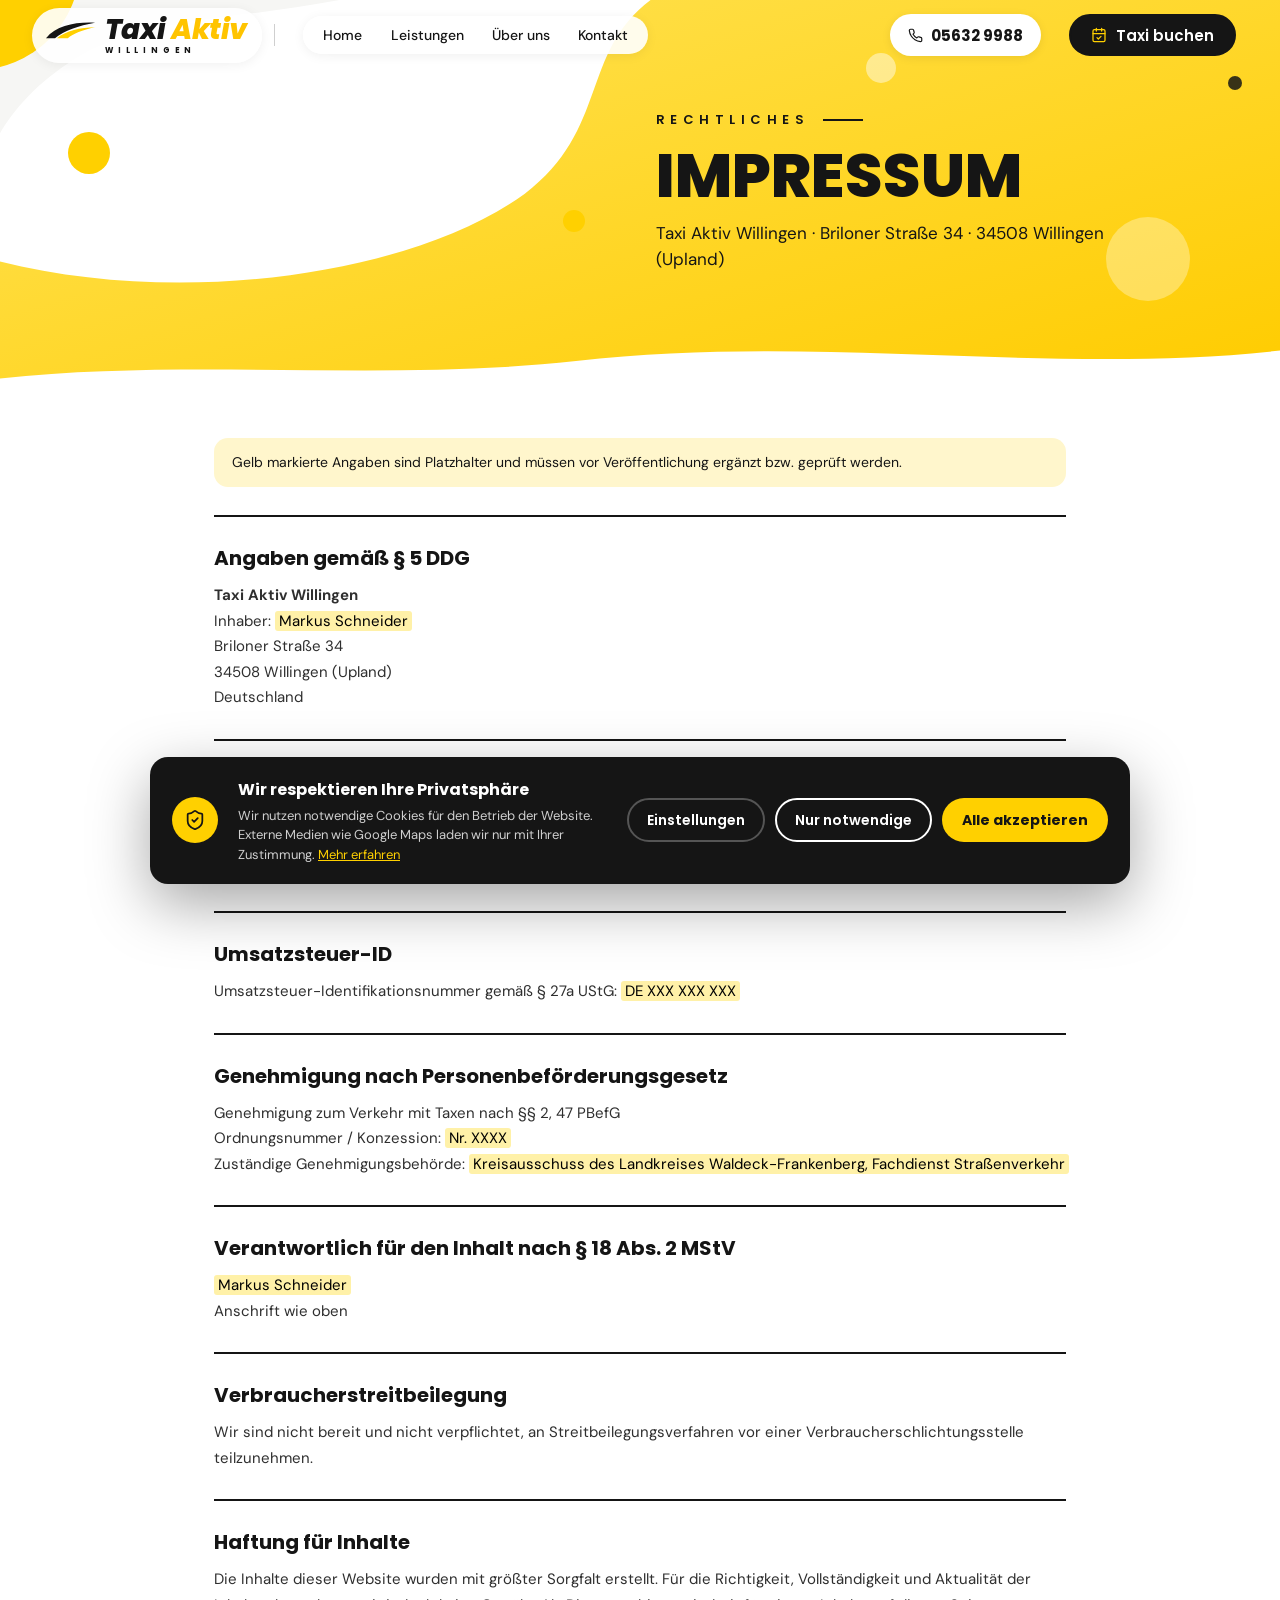
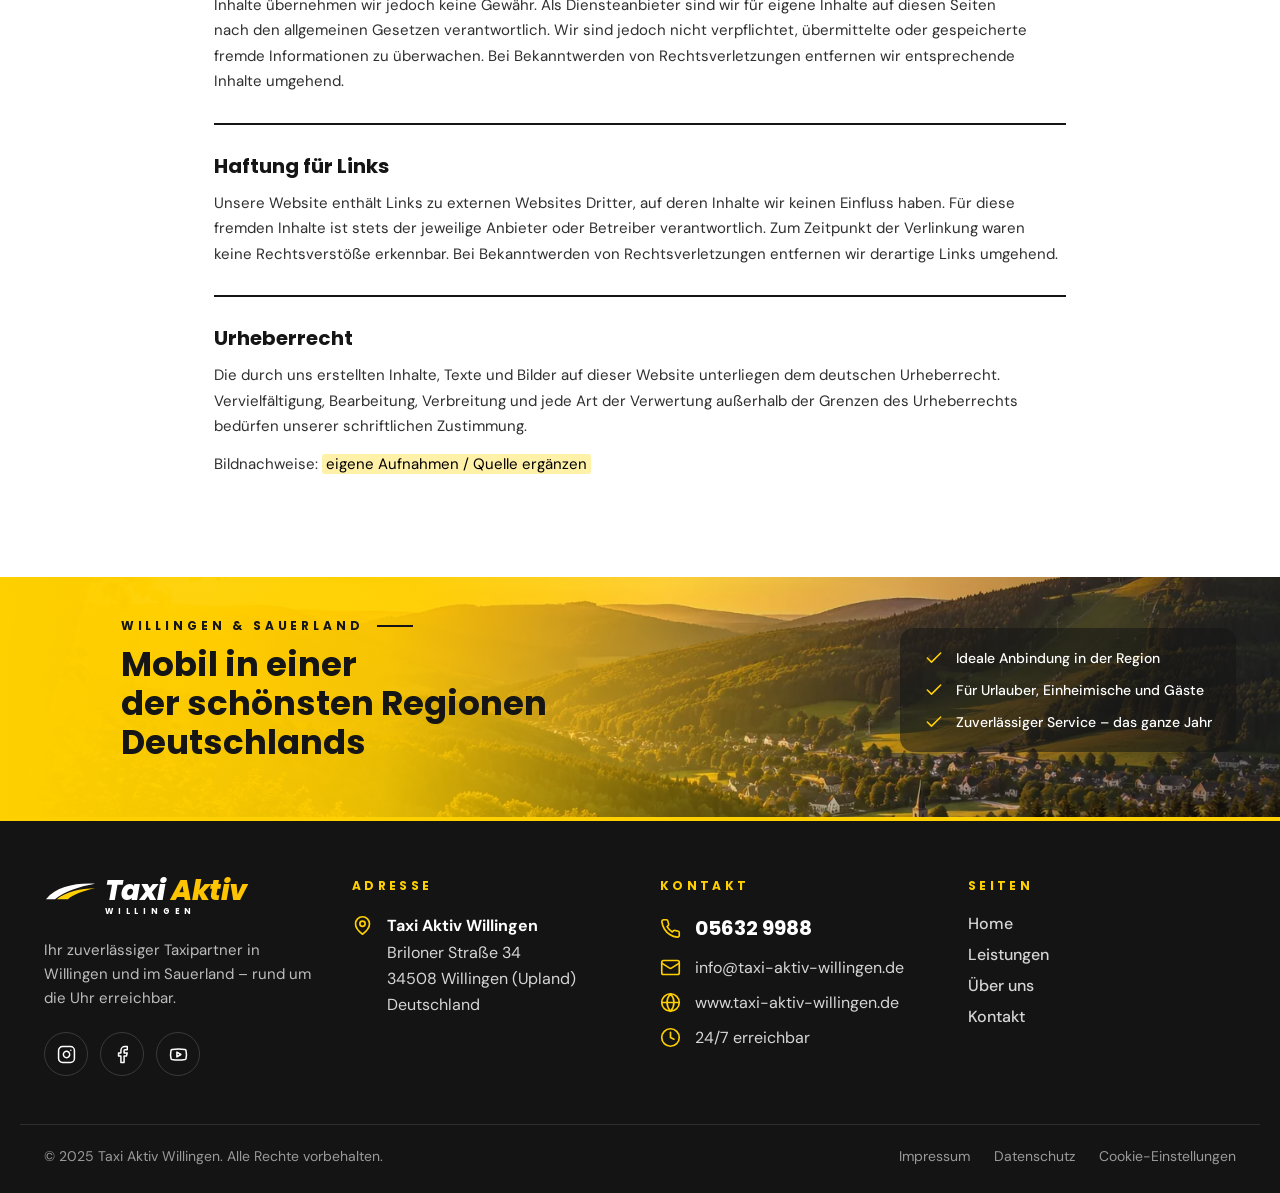
<file: docs/impressum.html>
<!DOCTYPE html>
<html lang="de">
<head>
<meta charset="utf-8">
<meta name="viewport" content="width=device-width, initial-scale=1">
<meta http-equiv="Content-Security-Policy" content="default-src 'self'; script-src 'self'; style-src 'self' 'unsafe-inline'; img-src 'self' data:; font-src 'self'; connect-src 'self'; frame-src https://www.google.com https://maps.google.com; form-action 'self'; base-uri 'self'; object-src 'none'">
<meta name="referrer" content="strict-origin-when-cross-origin">
<title>Impressum – Taxi Aktiv Willingen</title>
<meta name="description" content="Impressum von Taxi Aktiv Willingen, Briloner Straße 34, 34508 Willingen (Upland).">
<meta name="robots" content="noindex, nofollow">
<meta name="theme-color" content="#FFD000">
<meta property="og:type" content="website">
<meta property="og:locale" content="de_DE">
<meta property="og:site_name" content="Taxi Aktiv Willingen">
<meta property="og:title" content="Impressum – Taxi Aktiv Willingen">
<meta property="og:description" content="Impressum von Taxi Aktiv Willingen, Briloner Straße 34, 34508 Willingen (Upland).">
<meta property="og:url" content="https://chaos20140.github.io/taxi-aktiv-willingen/impressum.html">
<meta property="og:image" content="https://chaos20140.github.io/taxi-aktiv-willingen/assets/og-image.jpg?v=9deba72b2f">
<meta property="og:image:type" content="image/jpeg">
<meta property="og:image:width" content="1200">
<meta property="og:image:height" content="630">
<meta property="og:image:alt" content="Taxi Aktiv Willingen – Großraumtaxi, Telefon 05632 9988, 24/7 erreichbar">
<meta name="twitter:card" content="summary_large_image">
<link rel="icon" href="assets/favicon.svg" type="image/svg+xml">
<link rel="preload" href="assets/fonts/poppins-800.woff2" as="font" type="font/woff2" crossorigin>
<link rel="preload" href="assets/fonts/dmsans-var.woff2" as="font" type="font/woff2" crossorigin>
<link rel="stylesheet" href="assets/site.css?v=5f7c88191c">
<script src="assets/site.js?v=b65957f31c" defer></script>
</head>
<body data-page="impressum">
<a class="ta-skip" href="#inhalt">Zum Inhalt springen</a>
<div class="ta-root" data-motion="on" style="background:#fff;overflow-x:clip;position:relative;min-height:100vh">

<!-- HEADER (mobil) -->
<div class="only-m" style="position:sticky;top:0;z-index:30;background:#fff;box-shadow:0 1px 0 #eee">
<div style="display:flex;align-items:center;justify-content:space-between;padding:12px 18px;gap:12px">
<a href="index.html" aria-label="Taxi Aktiv Willingen – Startseite" style="cursor:pointer;display:flex;flex-direction:column;gap:3px;flex:none;color:inherit;text-decoration:none"><div style="display:flex;align-items:center;gap:6px"><svg width="42" height="16" viewBox="0 0 58 22" aria-hidden="true"><path d="M2 20C14 6 34 2 56 3 38 6 22 12 12 20Z" fill="#151515"></path><path d="M14 20C24 12 40 8 56 8 42 11 32 15 26 20Z" fill="#FFD000"></path></svg><span style="font:italic 800 22px/1 Poppins,sans-serif;letter-spacing:-.02em;white-space:nowrap;color:#151515">Taxi <span style="color:#FFC400">Aktiv</span></span></div><div style="font:700 8px/1 Poppins,sans-serif;letter-spacing:.6em;padding-left:48px;color:#151515">WILLINGEN</div></a>
<div style="display:flex;gap:8px">
<a href="tel:+4956329988" aria-label="Anrufen: 05632 9988" class="ta-ring" style="position:relative;width:44px;height:44px;border-radius:50%;--face:#FFD000;--ring-c:rgba(255,208,0,.7);--ring-s:14px;--ring-a:2.2s ease;color:#151515;display:grid;place-items:center;font-size:19px"><svg width="1em" height="1em" viewBox="0 0 24 24" fill="none" stroke="currentColor" stroke-width="1.9" stroke-linecap="round" stroke-linejoin="round" style="display:block" aria-hidden="true" focusable="false"><path d="M22 16.92v3a2 2 0 0 1-2.18 2 19.79 19.79 0 0 1-8.63-3.07 19.5 19.5 0 0 1-6-6 19.79 19.79 0 0 1-3.07-8.67A2 2 0 0 1 4.11 2h3a2 2 0 0 1 2 1.72c.13.96.36 1.9.7 2.81a2 2 0 0 1-.45 2.11L8.09 9.91a16 16 0 0 0 6 6l1.27-1.27a2 2 0 0 1 2.11-.45c.91.34 1.85.57 2.81.7A2 2 0 0 1 22 16.92z"></path></svg></a>
<button type="button" data-menu-toggle aria-expanded="false" aria-controls="ta-mmenu" aria-label="Menü öffnen" style="width:44px;height:44px;border-radius:50%;border:2px solid #151515;background:#fff;display:grid;place-items:center;font-size:20px;cursor:pointer;color:#151515"><span data-icon-menu><svg width="1em" height="1em" viewBox="0 0 24 24" fill="none" stroke="currentColor" stroke-width="1.9" stroke-linecap="round" stroke-linejoin="round" style="display:block" aria-hidden="true" focusable="false"><path d="M4 6h16M4 12h16M4 18h16"></path></svg></span><span data-icon-close hidden><svg width="1em" height="1em" viewBox="0 0 24 24" fill="none" stroke="currentColor" stroke-width="1.9" stroke-linecap="round" stroke-linejoin="round" style="display:block" aria-hidden="true" focusable="false"><path d="M18 6 6 18M6 6l12 12"></path></svg></span></button>
</div>
</div>
<nav id="ta-mmenu" aria-label="Hauptnavigation (mobil)" hidden style="display:flex;flex-direction:column;gap:4px;padding:8px 18px 20px;border-top:1px solid #eee">
<a href="index.html" style="display:flex;justify-content:space-between;align-items:center;padding:14px 4px;border-bottom:1px solid #f0f0f0;font:600 17px Poppins,sans-serif;cursor:pointer;color:inherit;text-decoration:none">Home</a>
<a href="leistungen.html" style="display:flex;justify-content:space-between;align-items:center;padding:14px 4px;border-bottom:1px solid #f0f0f0;font:600 17px Poppins,sans-serif;cursor:pointer;color:inherit;text-decoration:none">Leistungen</a>
<a href="ueber-uns.html" style="display:flex;justify-content:space-between;align-items:center;padding:14px 4px;border-bottom:1px solid #f0f0f0;font:600 17px Poppins,sans-serif;cursor:pointer;color:inherit;text-decoration:none">Über uns</a>
<a href="kontakt.html" style="display:flex;justify-content:space-between;align-items:center;padding:14px 4px;border-bottom:1px solid #f0f0f0;font:600 17px Poppins,sans-serif;cursor:pointer;color:inherit;text-decoration:none">Kontakt</a>
<a href="kontakt.html" style="margin-top:12px;display:flex;align-items:center;justify-content:center;gap:10px;height:52px;border:0;border-radius:999px;background:#151515;color:#fff;font:600 16px Poppins,sans-serif;cursor:pointer;text-decoration:none"><span style="font-size:18px"><svg width="1em" height="1em" viewBox="0 0 24 24" fill="none" stroke="currentColor" stroke-width="1.9" stroke-linecap="round" stroke-linejoin="round" style="display:block" aria-hidden="true" focusable="false"><rect x="3" y="4" width="18" height="18" rx="2"></rect><path d="M16 2v4M8 2v4M3 10h18M9 16l2 2 4-4"></path></svg></span>Taxi buchen</a>
</nav>
</div>

<!-- HEADER (Desktop) -->
<div class="ta-bar only-d" data-bar>
<header style="max-width:1240px;margin:0 auto;padding:14px 24px;display:flex;align-items:center;gap:clamp(14px,2.2cqw,28px)">
<div class="ta-pill"><a href="index.html" aria-label="Taxi Aktiv Willingen – Startseite" style="cursor:pointer;display:flex;flex-direction:column;gap:3px;flex:none;color:inherit;text-decoration:none"><div style="display:flex;align-items:center;gap:8px"><svg width="53" height="20" viewBox="0 0 58 22" aria-hidden="true"><path d="M2 20C14 6 34 2 56 3 38 6 22 12 12 20Z" fill="#151515"></path><path d="M14 20C24 12 40 8 56 8 42 11 32 15 26 20Z" fill="#FFD000"></path></svg><span style="font:italic 800 28px/1 Poppins,sans-serif;letter-spacing:-.02em;white-space:nowrap;color:#151515">Taxi <span style="color:#FFC400">Aktiv</span></span></div><div style="font:700 8px/1 Poppins,sans-serif;letter-spacing:.6em;padding-left:61px;color:#151515">WILLINGEN</div></a></div>
<div style="width:1px;height:22px;background:#cfcfcf"></div>
<div style="flex:1;display:flex"><nav class="ta-nav" data-navbar aria-label="Hauptnavigation">
<a class="hv1" href="index.html" data-nav-item="home" style="position:relative;cursor:pointer;font:500 14px 'DM Sans',sans-serif;padding:6px 0;white-space:nowrap;color:inherit;text-decoration:none">Home</a>
<a class="hv1" href="leistungen.html" data-nav-item="leistungen" style="position:relative;cursor:pointer;font:500 14px 'DM Sans',sans-serif;padding:6px 0;white-space:nowrap;color:inherit;text-decoration:none">Leistungen</a>
<a class="hv1" href="ueber-uns.html" data-nav-item="ueber" style="position:relative;cursor:pointer;font:500 14px 'DM Sans',sans-serif;padding:6px 0;white-space:nowrap;color:inherit;text-decoration:none">Über uns</a>
<a class="hv1" href="kontakt.html" data-nav-item="kontakt" style="position:relative;cursor:pointer;font:500 14px 'DM Sans',sans-serif;padding:6px 0;white-space:nowrap;color:inherit;text-decoration:none">Kontakt</a>
<span class="ta-nav-ind" data-nav-ind></span>
</nav></div>
<a class="only-wide" href="tel:+4956329988" style="display:flex;align-items:center;gap:8px;height:42px;padding:0 18px;border-radius:999px;background:#fff;color:#151515;text-decoration:none;font:700 15px Poppins,sans-serif;box-shadow:0 2px 10px rgba(0,0,0,.08);white-space:nowrap;flex:none"><span style="font-size:15px"><svg width="1em" height="1em" viewBox="0 0 24 24" fill="none" stroke="currentColor" stroke-width="1.9" stroke-linecap="round" stroke-linejoin="round" style="display:block" aria-hidden="true" focusable="false"><path d="M22 16.92v3a2 2 0 0 1-2.18 2 19.79 19.79 0 0 1-8.63-3.07 19.5 19.5 0 0 1-6-6 19.79 19.79 0 0 1-3.07-8.67A2 2 0 0 1 4.11 2h3a2 2 0 0 1 2 1.72c.13.96.36 1.9.7 2.81a2 2 0 0 1-.45 2.11L8.09 9.91a16 16 0 0 0 6 6l1.27-1.27a2 2 0 0 1 2.11-.45c.91.34 1.85.57 2.81.7A2 2 0 0 1 22 16.92z"></path></svg></span>05632 9988</a>
<a href="kontakt.html" class="ta-ring" style="position:relative;display:flex;align-items:center;gap:9px;height:42px;padding:0 20px;border:2px solid #151515;border-radius:999px;--face:#151515;--face-hover:#000;--edge:#151515;--ring-b:2px;--ring-c:rgba(255,208,0,.75);--ring-s:22px;--ring-a:1.8s ease-out;color:#fff;font:600 15px Poppins,sans-serif;cursor:pointer;white-space:nowrap;flex:none;animation:taBeat 1.8s ease-in-out infinite;text-decoration:none"><span style="font-size:16px;color:#FFD000"><svg width="1em" height="1em" viewBox="0 0 24 24" fill="none" stroke="currentColor" stroke-width="1.9" stroke-linecap="round" stroke-linejoin="round" style="display:block" aria-hidden="true" focusable="false"><rect x="3" y="4" width="18" height="18" rx="2"></rect><path d="M16 2v4M8 2v4M3 10h18M9 16l2 2 4-4"></path></svg></span>Taxi buchen</a>
</header>
</div>

<main id="inhalt">
<!-- HERO -->
<section class="ta-hero" style="position:relative;margin-top:-80px;padding-top:80px">

<div class="only-d" aria-hidden="true" style="position:absolute;inset:0">
<svg viewBox="0 0 1000 520" preserveAspectRatio="none" style="position:absolute;inset:0;width:100%;height:100%;display:block"><defs><linearGradient id="hg" x1="0" y1="0" x2="1" y2="1"><stop offset="0" stop-color="#FFE45A"></stop><stop offset="1" stop-color="#FFCC00"></stop></linearGradient></defs><path d="M520 0H1000V478C820 512 640 455 450 492 300 520 150 488 0 515V360C140 420 320 380 410 270 480 180 450 70 520 0Z" fill="url(#hg)"></path><path d="M0 0H300C210 40 120 30 60 90 30 120 10 160 0 190Z" fill="#f6f6f4"></path></svg>
<div style="position:absolute;left:-130px;top:-130px;width:210px;height:210px;border-radius:50%;background:#FFD000;animation:taFloatS 9s ease-in-out infinite"></div>
<div style="position:absolute;left:68px;top:142px;width:42px;height:42px;border-radius:50%;background:#FFD000;animation:taFloatB 7s ease-in-out infinite"></div>
<div style="position:absolute;left:44%;top:56%;width:22px;height:22px;border-radius:50%;background:#FFD000;animation:taFloatC 5s ease-in-out infinite"></div>
<div style="position:absolute;right:7%;top:58%;width:84px;height:84px;border-radius:50%;background:rgba(255,255,255,.32);animation:taFloatA 9s ease-in-out -3s infinite"></div>
<div style="position:absolute;right:30%;top:16%;width:30px;height:30px;border-radius:50%;background:rgba(255,255,255,.45);animation:taFloatB 8s ease-in-out -2s infinite"></div>
<div style="position:absolute;right:3%;top:22%;width:14px;height:14px;border-radius:50%;background:#151515;opacity:.85;animation:taFloatC 6s ease-in-out -1s infinite"></div>
</div>
<div class="only-m" aria-hidden="true" style="position:absolute;inset:0;background:linear-gradient(160deg,#FFE45A,#FFCC00);border-radius:0 0 40px 40px;overflow:hidden"><div style="position:absolute;right:-40px;top:-40px;width:150px;height:150px;border-radius:50%;background:rgba(255,255,255,.3);animation:taFloatA 10s ease-in-out infinite"></div><div style="position:absolute;left:8%;top:48%;width:28px;height:28px;border-radius:50%;background:rgba(255,255,255,.5);animation:taFloatB 7s ease-in-out infinite"></div><div style="position:absolute;right:12%;bottom:14%;width:16px;height:16px;border-radius:50%;background:#151515;animation:taFloatC 5s ease-in-out infinite"></div></div>

<div style="position:relative;z-index:2;max-width:1240px;margin:0 auto;padding:40px 24px 110px;display:grid;grid-template-columns:repeat(auto-fit,minmax(min(100%,440px),1fr));gap:32px;align-items:center">
<div></div>
<div style="display:flex;flex-direction:column;gap:14px;animation:taFadeUp .9s .2s both">
<div style="display:flex;align-items:center;gap:14px;font:600 13px Poppins,sans-serif;letter-spacing:.42em">RECHTLICHES<span style="width:40px;height:2px;background:#151515"></span></div>
<h1 style="margin:0;font:800 clamp(36px,5cqw,62px)/1.02 Poppins,sans-serif">IMPRESSUM</h1>
<p style="margin:0;font:400 17px/1.5 'DM Sans',sans-serif;max-width:520px">Taxi Aktiv Willingen · Briloner Straße 34 · 34508 Willingen (Upland)</p>
</div>
</div>
</section>


<section style="max-width:900px;margin:0 auto;padding:56px 24px 72px">
<div style="background:#FFF6CC;border-radius:14px;padding:14px 18px;margin-bottom:28px;font:14px/1.5 'DM Sans',sans-serif">Gelb markierte Angaben sind Platzhalter und müssen vor Veröffentlichung ergänzt bzw. geprüft werden.</div>
<div style="padding:28px 0 16px;border-top:2px solid #151515"><h2 style="margin:0 0 12px;font:700 20px/1.3 Poppins,sans-serif">Angaben gemäß § 5 DDG</h2><p style="margin:0 0 12px;font:15px/1.7 'DM Sans',sans-serif;color:#2f2f2f;text-wrap:pretty"><strong>Taxi Aktiv Willingen</strong><br>Inhaber: <mark style="background:#FFF1A8;padding:0 4px;border-radius:3px">Markus Schneider</mark><br>Briloner Straße 34<br>34508 Willingen (Upland)<br>Deutschland</p></div>
<div style="padding:28px 0 16px;border-top:2px solid #151515"><h2 style="margin:0 0 12px;font:700 20px/1.3 Poppins,sans-serif">Kontakt</h2><p style="margin:0 0 12px;font:15px/1.7 'DM Sans',sans-serif;color:#2f2f2f;text-wrap:pretty">Telefon: <a href="tel:+4956329988" style="color:inherit;text-decoration:none">05632 9988</a><br>E-Mail: <a href="mailto:info@taxi-aktiv-willingen.de" style="color:inherit;text-decoration:none">info@taxi-aktiv-willingen.de</a><br>Web: www.taxi-aktiv-willingen.de</p></div>
<div style="padding:28px 0 16px;border-top:2px solid #151515"><h2 style="margin:0 0 12px;font:700 20px/1.3 Poppins,sans-serif">Umsatzsteuer-ID</h2><p style="margin:0 0 12px;font:15px/1.7 'DM Sans',sans-serif;color:#2f2f2f;text-wrap:pretty">Umsatzsteuer-Identifikationsnummer gemäß § 27a UStG: <mark style="background:#FFF1A8;padding:0 4px;border-radius:3px">DE XXX XXX XXX</mark></p></div>
<div style="padding:28px 0 16px;border-top:2px solid #151515"><h2 style="margin:0 0 12px;font:700 20px/1.3 Poppins,sans-serif">Genehmigung nach Personenbeförderungsgesetz</h2><p style="margin:0 0 12px;font:15px/1.7 'DM Sans',sans-serif;color:#2f2f2f;text-wrap:pretty">Genehmigung zum Verkehr mit Taxen nach §§ 2, 47 PBefG<br>Ordnungsnummer / Konzession: <mark style="background:#FFF1A8;padding:0 4px;border-radius:3px">Nr. XXXX</mark><br>Zuständige Genehmigungsbehörde: <mark style="background:#FFF1A8;padding:0 4px;border-radius:3px">Kreisausschuss des Landkreises Waldeck-Frankenberg, Fachdienst Straßenverkehr</mark></p></div>
<div style="padding:28px 0 16px;border-top:2px solid #151515"><h2 style="margin:0 0 12px;font:700 20px/1.3 Poppins,sans-serif">Verantwortlich für den Inhalt nach § 18 Abs. 2 MStV</h2><p style="margin:0 0 12px;font:15px/1.7 'DM Sans',sans-serif;color:#2f2f2f;text-wrap:pretty"><mark style="background:#FFF1A8;padding:0 4px;border-radius:3px">Markus Schneider</mark><br>Anschrift wie oben</p></div>
<div style="padding:28px 0 16px;border-top:2px solid #151515"><h2 style="margin:0 0 12px;font:700 20px/1.3 Poppins,sans-serif">Verbraucherstreitbeilegung</h2><p style="margin:0 0 12px;font:15px/1.7 'DM Sans',sans-serif;color:#2f2f2f;text-wrap:pretty">Wir sind nicht bereit und nicht verpflichtet, an Streitbeilegungsverfahren vor einer Verbraucherschlichtungsstelle teilzunehmen.</p></div>
<div style="padding:28px 0 16px;border-top:2px solid #151515"><h2 style="margin:0 0 12px;font:700 20px/1.3 Poppins,sans-serif">Haftung für Inhalte</h2><p style="margin:0 0 12px;font:15px/1.7 'DM Sans',sans-serif;color:#2f2f2f;text-wrap:pretty">Die Inhalte dieser Website wurden mit größter Sorgfalt erstellt. Für die Richtigkeit, Vollständigkeit und Aktualität der Inhalte übernehmen wir jedoch keine Gewähr. Als Diensteanbieter sind wir für eigene Inhalte auf diesen Seiten nach den allgemeinen Gesetzen verantwortlich. Wir sind jedoch nicht verpflichtet, übermittelte oder gespeicherte fremde Informationen zu überwachen. Bei Bekanntwerden von Rechtsverletzungen entfernen wir entsprechende Inhalte umgehend.</p></div>
<div style="padding:28px 0 16px;border-top:2px solid #151515"><h2 style="margin:0 0 12px;font:700 20px/1.3 Poppins,sans-serif">Haftung für Links</h2><p style="margin:0 0 12px;font:15px/1.7 'DM Sans',sans-serif;color:#2f2f2f;text-wrap:pretty">Unsere Website enthält Links zu externen Websites Dritter, auf deren Inhalte wir keinen Einfluss haben. Für diese fremden Inhalte ist stets der jeweilige Anbieter oder Betreiber verantwortlich. Zum Zeitpunkt der Verlinkung waren keine Rechtsverstöße erkennbar. Bei Bekanntwerden von Rechtsverletzungen entfernen wir derartige Links umgehend.</p></div>
<div style="padding:28px 0 16px;border-top:2px solid #151515"><h2 style="margin:0 0 12px;font:700 20px/1.3 Poppins,sans-serif">Urheberrecht</h2><p style="margin:0 0 12px;font:15px/1.7 'DM Sans',sans-serif;color:#2f2f2f;text-wrap:pretty">Die durch uns erstellten Inhalte, Texte und Bilder auf dieser Website unterliegen dem deutschen Urheberrecht. Vervielfältigung, Bearbeitung, Verbreitung und jede Art der Verwertung außerhalb der Grenzen des Urheberrechts bedürfen unserer schriftlichen Zustimmung.</p><p style="margin:0 0 12px;font:15px/1.7 'DM Sans',sans-serif;color:#2f2f2f;text-wrap:pretty">Bildnachweise: <mark style="background:#FFF1A8;padding:0 4px;border-radius:3px">eigene Aufnahmen / Quelle ergänzen</mark></p></div>
</section>
</main>

<!-- CTA BANNER -->
<section style="position:relative;min-height:240px;overflow:hidden">
<img src="assets/img/banner-sauerland.webp" alt="Sauerland bei Sonnenuntergang" loading="lazy" decoding="async" style="position:absolute;inset:0;width:100%;height:100%;object-fit:cover;object-position:50% 45%;display:block">
<div style="position:absolute;inset:0;pointer-events:none;background:linear-gradient(90deg,#FFD000 0%,rgba(255,208,0,.88) 30%,rgba(255,208,0,.35) 52%,rgba(20,20,20,.15) 70%,rgba(20,20,20,.55) 100%)"></div>
<div style="position:relative;pointer-events:none;max-width:1240px;margin:0 auto;padding:40px 24px 44px;display:grid;grid-template-columns:repeat(auto-fit,minmax(min(100%,380px),1fr));gap:28px;align-items:center">
<div style="padding-left:clamp(0px,6cqw,80px)"><div style="display:flex;align-items:center;gap:14px;font:700 12px Poppins,sans-serif;letter-spacing:.32em">WILLINGEN &amp; SAUERLAND<span style="width:36px;height:2px;background:#151515"></span></div><h2 style="margin:10px 0 0;font:700 clamp(26px,2.8cqw,34px)/1.15 Poppins,sans-serif">Mobil in einer<br>der schönsten Regionen<br>Deutschlands</h2></div>
<div style="display:flex;flex-direction:column;gap:12px;justify-self:end;background:rgba(20,20,20,.55);padding:20px 24px;border-radius:14px">
<div style="display:flex;gap:12px;align-items:center;color:#fff;font:500 14px 'DM Sans',sans-serif"><span style="color:#FFD000;font-size:20px"><svg width="1em" height="1em" viewBox="0 0 24 24" fill="none" stroke="currentColor" stroke-width="1.9" stroke-linecap="round" stroke-linejoin="round" style="display:block" aria-hidden="true" focusable="false"><path d="M20 6 9 17l-5-5"></path></svg></span>Ideale Anbindung in der Region</div>
<div style="display:flex;gap:12px;align-items:center;color:#fff;font:500 14px 'DM Sans',sans-serif"><span style="color:#FFD000;font-size:20px"><svg width="1em" height="1em" viewBox="0 0 24 24" fill="none" stroke="currentColor" stroke-width="1.9" stroke-linecap="round" stroke-linejoin="round" style="display:block" aria-hidden="true" focusable="false"><path d="M20 6 9 17l-5-5"></path></svg></span>Für Urlauber, Einheimische und Gäste</div>
<div style="display:flex;gap:12px;align-items:center;color:#fff;font:500 14px 'DM Sans',sans-serif"><span style="color:#FFD000;font-size:20px"><svg width="1em" height="1em" viewBox="0 0 24 24" fill="none" stroke="currentColor" stroke-width="1.9" stroke-linecap="round" stroke-linejoin="round" style="display:block" aria-hidden="true" focusable="false"><path d="M20 6 9 17l-5-5"></path></svg></span>Zuverlässiger Service – das ganze Jahr</div>
</div>
</div>
</section>

<!-- FOOTER -->
<footer style="background:#141414;color:#fff;border-top:4px solid #FFD000">
<div style="max-width:1240px;margin:0 auto;padding:56px 24px 48px;display:grid;grid-template-columns:repeat(auto-fit,minmax(min(100%,230px),1fr));gap:48px 40px;align-items:start">
<div style="display:flex;flex-direction:column;gap:22px">
<div style="display:flex;flex-direction:column;gap:3px;flex:none"><div style="display:flex;align-items:center;gap:8px"><svg width="53" height="20" viewBox="0 0 58 22" aria-hidden="true"><path d="M2 20C14 6 34 2 56 3 38 6 22 12 12 20Z" fill="#ffffff"></path><path d="M14 20C24 12 40 8 56 8 42 11 32 15 26 20Z" fill="#FFD000"></path></svg><span style="font:italic 800 28px/1 Poppins,sans-serif;letter-spacing:-.02em;white-space:nowrap;color:#ffffff">Taxi <span style="color:#FFC400">Aktiv</span></span></div><div style="font:700 8px/1 Poppins,sans-serif;letter-spacing:.6em;padding-left:61px;color:#ffffff">WILLINGEN</div></div>
<p style="margin:0;font:15px/1.6 'DM Sans',sans-serif;color:#bdbdbd;max-width:280px">Ihr zuverlässiger Taxipartner in Willingen und im Sauerland – rund um die Uhr erreichbar.</p>
<div style="display:flex;gap:12px">
<span class="hv5" role="img" aria-label="Instagram" style="width:44px;height:44px;border-radius:50%;border:1.5px solid #3a3a3a;display:grid;place-items:center;font-size:19px;cursor:pointer"><svg width="1em" height="1em" viewBox="0 0 24 24" fill="none" stroke="currentColor" stroke-width="1.9" stroke-linecap="round" stroke-linejoin="round" style="display:block" aria-hidden="true" focusable="false"><rect x="2" y="2" width="20" height="20" rx="5"></rect><path d="M16 11.37A4 4 0 1 1 12.63 8 4 4 0 0 1 16 11.37zM17.5 6.5h.01"></path></svg></span>
<span class="hv5" role="img" aria-label="Facebook" style="width:44px;height:44px;border-radius:50%;border:1.5px solid #3a3a3a;display:grid;place-items:center;font-size:19px;cursor:pointer"><svg width="1em" height="1em" viewBox="0 0 24 24" fill="none" stroke="currentColor" stroke-width="1.9" stroke-linecap="round" stroke-linejoin="round" style="display:block" aria-hidden="true" focusable="false"><path d="M18 2h-3a5 5 0 0 0-5 5v3H7v4h3v8h4v-8h3l1-4h-4V7a1 1 0 0 1 1-1h3z"></path></svg></span>
<span class="hv5" role="img" aria-label="YouTube" style="width:44px;height:44px;border-radius:50%;border:1.5px solid #3a3a3a;display:grid;place-items:center;font-size:19px;cursor:pointer"><svg width="1em" height="1em" viewBox="0 0 24 24" fill="none" stroke="currentColor" stroke-width="1.9" stroke-linecap="round" stroke-linejoin="round" style="display:block" aria-hidden="true" focusable="false"><path d="M2.5 17a24.12 24.12 0 0 1 0-10 2 2 0 0 1 1.4-1.4 49.56 49.56 0 0 1 16.2 0A2 2 0 0 1 21.5 7a24.12 24.12 0 0 1 0 10 2 2 0 0 1-1.4 1.4 49.55 49.55 0 0 1-16.2 0A2 2 0 0 1 2.5 17"></path><path d="m10 15 5-3-5-3z"></path></svg></span>
</div>
</div>
<div><div style="font:700 12px Poppins,sans-serif;letter-spacing:.28em;color:#FFD000;margin-bottom:18px">ADRESSE</div>
<div style="display:flex;gap:14px;font:16px/1.65 'DM Sans',sans-serif;color:#d6d6d6"><span style="color:#FFD000;font-size:21px;margin-top:2px"><svg width="1em" height="1em" viewBox="0 0 24 24" fill="none" stroke="currentColor" stroke-width="1.9" stroke-linecap="round" stroke-linejoin="round" style="display:block" aria-hidden="true" focusable="false"><path d="M20 10c0 6-8 12-8 12s-8-6-8-12a8 8 0 0 1 16 0Z"></path><circle cx="12" cy="10" r="3"></circle></svg></span><address style="font-style:normal"><strong style="color:#fff">Taxi Aktiv Willingen</strong><br>Briloner Straße 34<br>34508 Willingen (Upland)<br>Deutschland</address></div>
</div>
<div><div style="font:700 12px Poppins,sans-serif;letter-spacing:.28em;color:#FFD000;margin-bottom:18px">KONTAKT</div>
<div style="display:flex;flex-direction:column;gap:14px;font:16px 'DM Sans',sans-serif;color:#d6d6d6">
<a class="hv6" href="tel:+4956329988" style="display:flex;gap:14px;align-items:center;color:#fff;text-decoration:none;font:700 20px Poppins,sans-serif"><span style="color:#FFD000;font-size:21px"><svg width="1em" height="1em" viewBox="0 0 24 24" fill="none" stroke="currentColor" stroke-width="1.9" stroke-linecap="round" stroke-linejoin="round" style="display:block" aria-hidden="true" focusable="false"><path d="M22 16.92v3a2 2 0 0 1-2.18 2 19.79 19.79 0 0 1-8.63-3.07 19.5 19.5 0 0 1-6-6 19.79 19.79 0 0 1-3.07-8.67A2 2 0 0 1 4.11 2h3a2 2 0 0 1 2 1.72c.13.96.36 1.9.7 2.81a2 2 0 0 1-.45 2.11L8.09 9.91a16 16 0 0 0 6 6l1.27-1.27a2 2 0 0 1 2.11-.45c.91.34 1.85.57 2.81.7A2 2 0 0 1 22 16.92z"></path></svg></span>05632 9988</a>
<a class="hv6" href="mailto:info@taxi-aktiv-willingen.de" style="display:flex;gap:14px;align-items:center;color:#d6d6d6;text-decoration:none;white-space:nowrap"><span style="color:#FFD000;font-size:21px"><svg width="1em" height="1em" viewBox="0 0 24 24" fill="none" stroke="currentColor" stroke-width="1.9" stroke-linecap="round" stroke-linejoin="round" style="display:block" aria-hidden="true" focusable="false"><rect x="2" y="4" width="20" height="16" rx="2"></rect><path d="m22 7-8.97 5.7a1.94 1.94 0 0 1-2.06 0L2 7"></path></svg></span>info@taxi-aktiv-willingen.de</a>
<div style="display:flex;gap:14px;align-items:center;white-space:nowrap"><span style="color:#FFD000;font-size:21px"><svg width="1em" height="1em" viewBox="0 0 24 24" fill="none" stroke="currentColor" stroke-width="1.9" stroke-linecap="round" stroke-linejoin="round" style="display:block" aria-hidden="true" focusable="false"><circle cx="12" cy="12" r="10"></circle><path d="M2 12h20M12 2a15.3 15.3 0 0 1 4 10 15.3 15.3 0 0 1-4 10 15.3 15.3 0 0 1-4-10 15.3 15.3 0 0 1 4-10z"></path></svg></span>www.taxi-aktiv-willingen.de</div>
<div style="display:flex;gap:14px;align-items:center"><span style="color:#FFD000;font-size:21px"><svg width="1em" height="1em" viewBox="0 0 24 24" fill="none" stroke="currentColor" stroke-width="1.9" stroke-linecap="round" stroke-linejoin="round" style="display:block" aria-hidden="true" focusable="false"><circle cx="12" cy="12" r="10"></circle><path d="M12 6v6l4 2"></path></svg></span>24/7 erreichbar</div>
</div>
</div>
<div><div style="font:700 12px Poppins,sans-serif;letter-spacing:.28em;color:#FFD000;margin-bottom:18px">SEITEN</div>
<nav aria-label="Seiten" style="display:flex;flex-direction:column;gap:10px"><a class="hv6" href="index.html" style="font:500 16px 'DM Sans',sans-serif;color:#d6d6d6;cursor:pointer;text-decoration:none">Home</a><a class="hv6" href="leistungen.html" style="font:500 16px 'DM Sans',sans-serif;color:#d6d6d6;cursor:pointer;text-decoration:none">Leistungen</a><a class="hv6" href="ueber-uns.html" style="font:500 16px 'DM Sans',sans-serif;color:#d6d6d6;cursor:pointer;text-decoration:none">Über uns</a><a class="hv6" href="kontakt.html" style="font:500 16px 'DM Sans',sans-serif;color:#d6d6d6;cursor:pointer;text-decoration:none">Kontakt</a></nav>
</div>
</div>
<div style="max-width:1240px;margin:0 auto;padding:22px 24px 28px;border-top:1px solid #2e2e2e;display:flex;justify-content:space-between;gap:16px;flex-wrap:wrap;font:14px 'DM Sans',sans-serif;color:#9a9a9a">
<div>© 2025 Taxi Aktiv Willingen. Alle Rechte vorbehalten.</div>
<div style="display:flex;gap:24px;flex-wrap:wrap"><a class="hv6" href="impressum.html" style="cursor:pointer;color:inherit;text-decoration:none">Impressum</a><a class="hv6" href="datenschutz.html" style="cursor:pointer;color:inherit;text-decoration:none">Datenschutz</a><button class="hv6" type="button" data-open-cookies style="cursor:pointer;background:none;border:0;padding:0;font:inherit;color:inherit">Cookie-Einstellungen</button></div>
</div>
</footer>
</div>

<a href="kontakt.html" class="ta-fab ta-ring" data-fab hidden aria-label="Taxi jetzt buchen" style="position:fixed;right:24px;bottom:24px;z-index:55;display:flex;align-items:center;gap:12px;height:60px;padding:0 28px;border:2px solid #FFD000;border-radius:999px;--face:#151515;--face-hover:#000;--edge:#FFD000;--ring-b:2px;--ring-c:rgba(255,208,0,.75);--ring-s:22px;--ring-a:1.8s ease-out;color:#fff;font:700 17px Poppins,sans-serif;cursor:pointer;white-space:nowrap;animation:taBeat 1.8s ease-in-out infinite;text-decoration:none"><span style="font-size:21px"><svg width="1em" height="1em" viewBox="0 0 24 24" fill="none" stroke="currentColor" stroke-width="1.9" stroke-linecap="round" stroke-linejoin="round" style="display:block" aria-hidden="true" focusable="false"><path d="M19 17h2c.6 0 1-.4 1-1v-3c0-.9-.7-1.7-1.5-1.9C18.7 10.6 16 10 16 10s-1.3-1.4-2.2-2.3c-.5-.4-1.1-.7-1.8-.7H5c-.6 0-1.1.4-1.4.9l-1.4 2.9A3.7 3.7 0 0 0 2 12v4c0 .6.4 1 1 1h2"></path><circle cx="7" cy="17" r="2"></circle><path d="M9 17h6"></path><circle cx="17" cy="17" r="2"></circle></svg></span>Taxi jetzt buchen<span style="font-size:19px"><svg width="1em" height="1em" viewBox="0 0 24 24" fill="none" stroke="currentColor" stroke-width="1.9" stroke-linecap="round" stroke-linejoin="round" style="display:block" aria-hidden="true" focusable="false"><path d="M5 12h14M12 5l7 7-7 7"></path></svg></span></a>

<!-- COOKIE-BANNER -->
<div data-cookie-banner hidden style="position:fixed;left:16px;right:16px;bottom:16px;z-index:60;display:flex;justify-content:center;pointer-events:none">
<div role="region" aria-label="Cookie-Hinweis" style="pointer-events:auto;max-width:980px;width:100%;background:#151515;color:#fff;border-radius:18px;box-shadow:0 20px 60px rgba(0,0,0,.35);padding:20px 22px;display:flex;gap:20px;align-items:center;flex-wrap:wrap;animation:taFadeUp .6s .4s both">
<div style="width:46px;height:46px;flex:none;border-radius:50%;background:#FFD000;color:#151515;display:grid;place-items:center;font-size:22px"><svg width="1em" height="1em" viewBox="0 0 24 24" fill="none" stroke="currentColor" stroke-width="1.9" stroke-linecap="round" stroke-linejoin="round" style="display:block" aria-hidden="true" focusable="false"><path d="M20 13c0 5-3.5 7.5-7.66 8.95a1 1 0 0 1-.67-.01C7.5 20.5 4 18 4 13V6a1 1 0 0 1 1-1c2 0 4.5-1.2 6.24-2.72a1.17 1.17 0 0 1 1.52 0C14.51 3.81 17 5 19 5a1 1 0 0 1 1 1z"></path><path d="m9 12 2 2 4-4"></path></svg></div>
<div style="flex:1;min-width:240px"><div style="font:700 16px Poppins,sans-serif">Wir respektieren Ihre Privatsphäre</div><div style="font:13px/1.5 'DM Sans',sans-serif;color:#cfcfcf;margin-top:4px">Wir nutzen notwendige Cookies für den Betrieb der Website. Externe Medien wie Google Maps laden wir nur mit Ihrer Zustimmung. <a href="datenschutz.html" style="color:#FFD000;text-decoration:underline;cursor:pointer">Mehr erfahren</a></div></div>
<div style="display:flex;gap:10px;flex-wrap:wrap">
<button class="hv7" type="button" data-open-cookies style="height:44px;padding:0 18px;border:2px solid #555;border-radius:999px;background:transparent;color:#fff;font:600 14px Poppins,sans-serif;cursor:pointer">Einstellungen</button>
<button class="hv8" type="button" data-consent="necessary" style="height:44px;padding:0 18px;border:2px solid #fff;border-radius:999px;background:transparent;color:#fff;font:600 14px Poppins,sans-serif;cursor:pointer">Nur notwendige</button>
<button class="hv9" type="button" data-consent="all" style="height:44px;padding:0 20px;border:0;border-radius:999px;background:#FFD000;color:#151515;font:700 14px Poppins,sans-serif;cursor:pointer">Alle akzeptieren</button>
</div>
</div>
</div>

<!-- COOKIE-EINSTELLUNGEN -->
<div data-cookie-modal hidden style="position:fixed;inset:0;z-index:70;background:rgba(20,20,20,.55);display:flex;align-items:center;justify-content:center;padding:16px">
<div role="dialog" aria-modal="true" aria-labelledby="ck-title" style="background:#fff;border-radius:20px;max-width:560px;width:100%;max-height:90vh;overflow:auto;box-shadow:0 30px 80px rgba(0,0,0,.35);animation:taFadeUp .35s both">
<div style="display:flex;align-items:center;justify-content:space-between;gap:12px;padding:22px 24px 6px">
<div><div style="display:flex;align-items:center;gap:12px;font:600 11px Poppins,sans-serif;letter-spacing:.32em">DATENSCHUTZ<span style="width:30px;height:2px;background:#FFD000"></span></div><div id="ck-title" style="font:700 22px Poppins,sans-serif;margin-top:6px">Cookie-Einstellungen</div></div>
<button type="button" data-close-cookies aria-label="Schließen" style="width:42px;height:42px;border-radius:50%;border:0;background:#f3f3f1;display:grid;place-items:center;font-size:18px;cursor:pointer;color:#151515"><svg width="1em" height="1em" viewBox="0 0 24 24" fill="none" stroke="currentColor" stroke-width="1.9" stroke-linecap="round" stroke-linejoin="round" style="display:block" aria-hidden="true" focusable="false"><path d="M18 6 6 18M6 6l12 12"></path></svg></button>
</div>
<div style="padding:6px 24px 8px">
<p style="margin:0 0 8px;font:14px/1.55 'DM Sans',sans-serif;color:#3d3d3d">Wählen Sie, welche Dienste wir verwenden dürfen. Ihre Auswahl können Sie jederzeit über „Cookie-Einstellungen“ im Footer ändern.</p>
<div style="display:flex;gap:16px;align-items:flex-start;padding:16px 0;border-top:1px solid #ececec">
<div style="flex:1"><div style="font:700 15px Poppins,sans-serif">Notwendig</div><div style="font:13px/1.5 'DM Sans',sans-serif;color:#555;margin-top:3px">Speichern Ihre Cookie-Auswahl und sichern den Betrieb der Website. Immer aktiv.</div></div>
<span aria-label="Immer aktiv" role="img" style="flex:none;width:50px;height:28px;border-radius:999px;background:#151515;position:relative;opacity:.45"><span style="position:absolute;top:3px;left:25px;width:22px;height:22px;border-radius:50%;background:#FFD000"></span></span>
</div>
<div style="display:flex;gap:16px;align-items:flex-start;padding:16px 0;border-top:1px solid #ececec">
<div style="flex:1"><div id="ck-stats" style="font:700 15px Poppins,sans-serif">Statistik</div><div style="font:13px/1.5 'DM Sans',sans-serif;color:#555;margin-top:3px">Anonyme Auswertung der Seitenaufrufe, damit wir unser Angebot verbessern können.</div></div>
<button type="button" role="switch" aria-checked="false" aria-labelledby="ck-stats" class="ta-switch" data-consent-toggle="stats"><span></span></button>
</div>
<div style="display:flex;gap:16px;align-items:flex-start;padding:16px 0;border-top:1px solid #ececec">
<div style="flex:1"><div id="ck-media" style="font:700 15px Poppins,sans-serif">Externe Medien</div><div style="font:13px/1.5 'DM Sans',sans-serif;color:#555;margin-top:3px">Lädt Google Maps auf der Kontaktseite. Dabei werden Daten an Google übertragen.</div></div>
<button type="button" role="switch" aria-checked="false" aria-labelledby="ck-media" class="ta-switch" data-consent-toggle="media"><span></span></button>
</div>
</div>
<div style="display:flex;gap:10px;flex-wrap:wrap;padding:16px 24px 22px;border-top:2px solid #151515">
<button class="hv10" type="button" data-consent="necessary" style="flex:1;min-width:140px;height:48px;padding:0 18px;border:2px solid #151515;border-radius:999px;background:transparent;color:#151515;font:600 14px Poppins,sans-serif;cursor:pointer">Nur notwendige</button>
<button class="hv2" type="button" data-consent="save" style="flex:1;min-width:140px;height:48px;padding:0 18px;border:0;border-radius:999px;background:#151515;color:#fff;font:600 14px Poppins,sans-serif;cursor:pointer">Auswahl speichern</button>
<button class="hv3" type="button" data-consent="all" style="flex:1;min-width:140px;height:48px;padding:0 18px;border:0;border-radius:999px;background:#FFD000;color:#151515;font:700 14px Poppins,sans-serif;cursor:pointer">Alle akzeptieren</button>
</div>
</div>
</div>
</body>
</html>
</file>
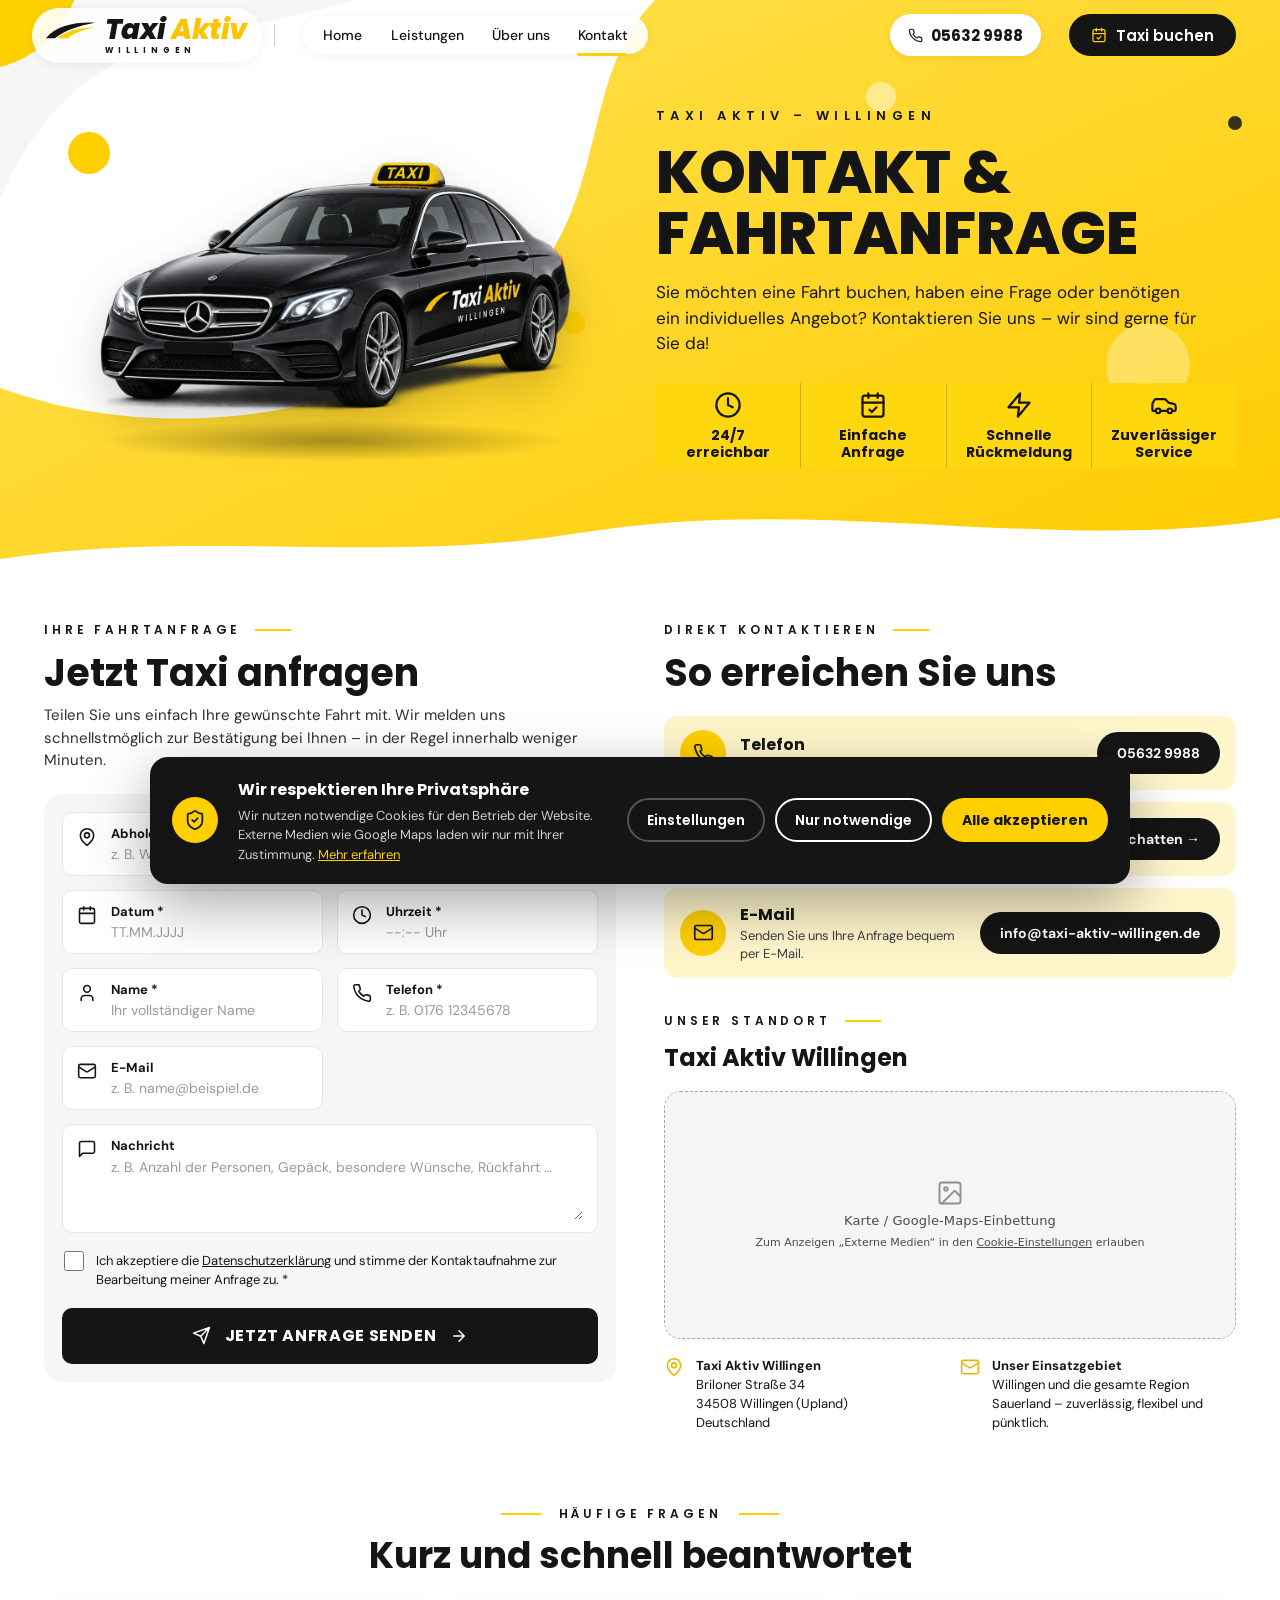
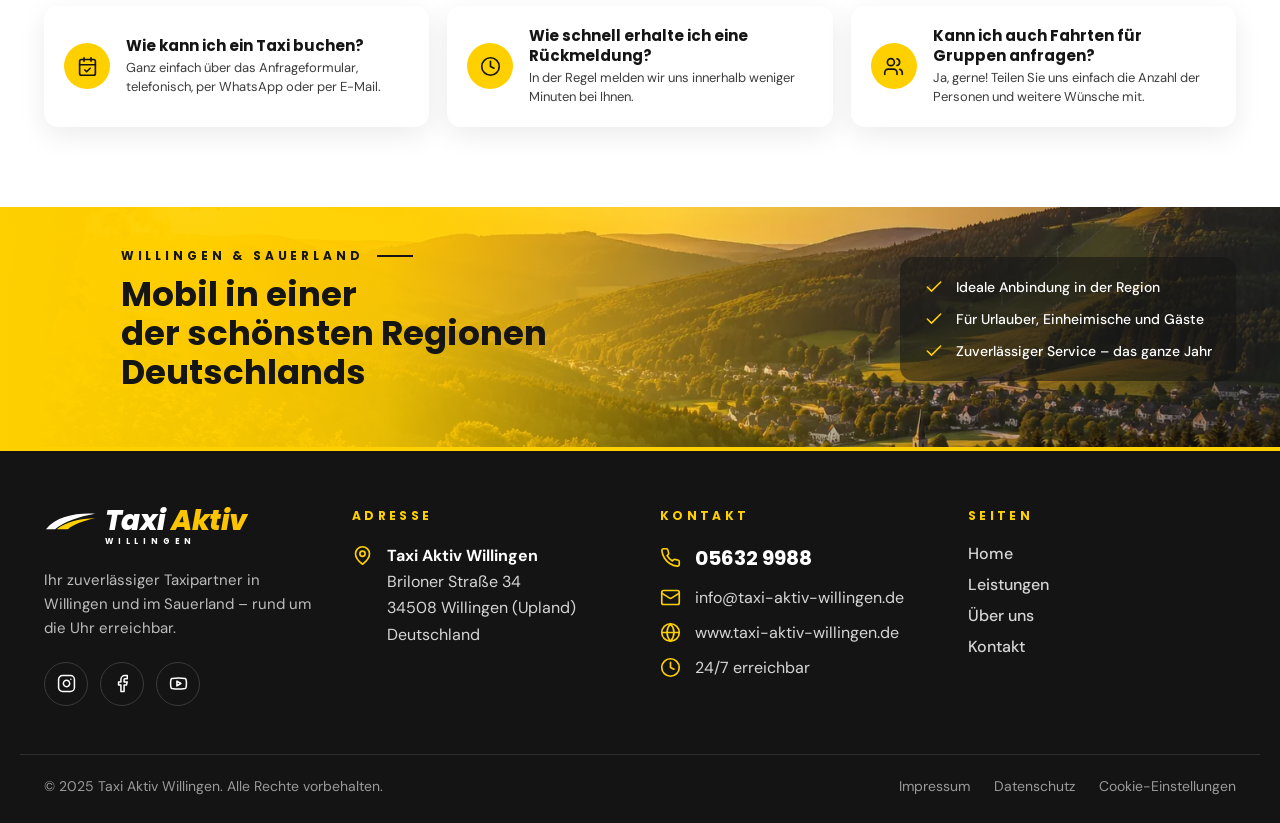
<file: docs/kontakt.html>
<!DOCTYPE html>
<html lang="de">
<head>
<meta charset="utf-8">
<meta name="viewport" content="width=device-width, initial-scale=1">
<meta http-equiv="Content-Security-Policy" content="default-src 'self'; script-src 'self'; style-src 'self' 'unsafe-inline'; img-src 'self' data:; font-src 'self'; connect-src 'self'; frame-src https://www.google.com https://maps.google.com; form-action 'self'; base-uri 'self'; object-src 'none'">
<meta name="referrer" content="strict-origin-when-cross-origin">
<title>Kontakt &amp; Fahrtanfrage – Taxi Aktiv Willingen</title>
<meta name="description" content="Taxi in Willingen anfragen: per Formular, Telefon 05632 9988 oder E-Mail. Wir melden uns in der Regel innerhalb weniger Minuten.">
<meta name="robots" content="noindex, nofollow">
<meta name="theme-color" content="#FFD000">
<meta property="og:type" content="website">
<meta property="og:locale" content="de_DE">
<meta property="og:site_name" content="Taxi Aktiv Willingen">
<meta property="og:title" content="Kontakt &amp; Fahrtanfrage – Taxi Aktiv Willingen">
<meta property="og:description" content="Taxi in Willingen anfragen: per Formular, Telefon 05632 9988 oder E-Mail. Wir melden uns in der Regel innerhalb weniger Minuten.">
<meta property="og:url" content="https://chaos20140.github.io/taxi-aktiv-willingen/kontakt.html">
<meta property="og:image" content="https://chaos20140.github.io/taxi-aktiv-willingen/assets/og-image.jpg?v=9deba72b2f">
<meta property="og:image:type" content="image/jpeg">
<meta property="og:image:width" content="1200">
<meta property="og:image:height" content="630">
<meta property="og:image:alt" content="Taxi Aktiv Willingen – Großraumtaxi, Telefon 05632 9988, 24/7 erreichbar">
<meta name="twitter:card" content="summary_large_image">
<link rel="icon" href="assets/favicon.svg" type="image/svg+xml">
<link rel="preload" href="assets/fonts/poppins-800.woff2" as="font" type="font/woff2" crossorigin>
<link rel="preload" href="assets/fonts/dmsans-var.woff2" as="font" type="font/woff2" crossorigin>
<link rel="preload" href="assets/img/car-eklasse.webp" as="image" fetchpriority="high">
<link rel="stylesheet" href="assets/site.css?v=5f7c88191c">
<script src="assets/site.js?v=b65957f31c" defer></script>
</head>
<body data-page="kontakt">
<a class="ta-skip" href="#inhalt">Zum Inhalt springen</a>
<div class="ta-root" data-motion="on" style="background:#fff;overflow-x:clip;position:relative;min-height:100vh">

<!-- HEADER (mobil) -->
<div class="only-m" style="position:sticky;top:0;z-index:30;background:#fff;box-shadow:0 1px 0 #eee">
<div style="display:flex;align-items:center;justify-content:space-between;padding:12px 18px;gap:12px">
<a href="index.html" aria-label="Taxi Aktiv Willingen – Startseite" style="cursor:pointer;display:flex;flex-direction:column;gap:3px;flex:none;color:inherit;text-decoration:none"><div style="display:flex;align-items:center;gap:6px"><svg width="42" height="16" viewBox="0 0 58 22" aria-hidden="true"><path d="M2 20C14 6 34 2 56 3 38 6 22 12 12 20Z" fill="#151515"></path><path d="M14 20C24 12 40 8 56 8 42 11 32 15 26 20Z" fill="#FFD000"></path></svg><span style="font:italic 800 22px/1 Poppins,sans-serif;letter-spacing:-.02em;white-space:nowrap;color:#151515">Taxi <span style="color:#FFC400">Aktiv</span></span></div><div style="font:700 8px/1 Poppins,sans-serif;letter-spacing:.6em;padding-left:48px;color:#151515">WILLINGEN</div></a>
<div style="display:flex;gap:8px">
<a href="tel:+4956329988" aria-label="Anrufen: 05632 9988" class="ta-ring" style="position:relative;width:44px;height:44px;border-radius:50%;--face:#FFD000;--ring-c:rgba(255,208,0,.7);--ring-s:14px;--ring-a:2.2s ease;color:#151515;display:grid;place-items:center;font-size:19px"><svg width="1em" height="1em" viewBox="0 0 24 24" fill="none" stroke="currentColor" stroke-width="1.9" stroke-linecap="round" stroke-linejoin="round" style="display:block" aria-hidden="true" focusable="false"><path d="M22 16.92v3a2 2 0 0 1-2.18 2 19.79 19.79 0 0 1-8.63-3.07 19.5 19.5 0 0 1-6-6 19.79 19.79 0 0 1-3.07-8.67A2 2 0 0 1 4.11 2h3a2 2 0 0 1 2 1.72c.13.96.36 1.9.7 2.81a2 2 0 0 1-.45 2.11L8.09 9.91a16 16 0 0 0 6 6l1.27-1.27a2 2 0 0 1 2.11-.45c.91.34 1.85.57 2.81.7A2 2 0 0 1 22 16.92z"></path></svg></a>
<button type="button" data-menu-toggle aria-expanded="false" aria-controls="ta-mmenu" aria-label="Menü öffnen" style="width:44px;height:44px;border-radius:50%;border:2px solid #151515;background:#fff;display:grid;place-items:center;font-size:20px;cursor:pointer;color:#151515"><span data-icon-menu><svg width="1em" height="1em" viewBox="0 0 24 24" fill="none" stroke="currentColor" stroke-width="1.9" stroke-linecap="round" stroke-linejoin="round" style="display:block" aria-hidden="true" focusable="false"><path d="M4 6h16M4 12h16M4 18h16"></path></svg></span><span data-icon-close hidden><svg width="1em" height="1em" viewBox="0 0 24 24" fill="none" stroke="currentColor" stroke-width="1.9" stroke-linecap="round" stroke-linejoin="round" style="display:block" aria-hidden="true" focusable="false"><path d="M18 6 6 18M6 6l12 12"></path></svg></span></button>
</div>
</div>
<nav id="ta-mmenu" aria-label="Hauptnavigation (mobil)" hidden style="display:flex;flex-direction:column;gap:4px;padding:8px 18px 20px;border-top:1px solid #eee">
<a href="index.html" style="display:flex;justify-content:space-between;align-items:center;padding:14px 4px;border-bottom:1px solid #f0f0f0;font:600 17px Poppins,sans-serif;cursor:pointer;color:inherit;text-decoration:none">Home</a>
<a href="leistungen.html" style="display:flex;justify-content:space-between;align-items:center;padding:14px 4px;border-bottom:1px solid #f0f0f0;font:600 17px Poppins,sans-serif;cursor:pointer;color:inherit;text-decoration:none">Leistungen</a>
<a href="ueber-uns.html" style="display:flex;justify-content:space-between;align-items:center;padding:14px 4px;border-bottom:1px solid #f0f0f0;font:600 17px Poppins,sans-serif;cursor:pointer;color:inherit;text-decoration:none">Über uns</a>
<a href="kontakt.html" aria-current="page" style="display:flex;justify-content:space-between;align-items:center;padding:14px 4px;border-bottom:1px solid #f0f0f0;font:600 17px Poppins,sans-serif;cursor:pointer;color:inherit;text-decoration:none">Kontakt<span style="width:10px;height:10px;border-radius:50%;background:#FFD000"></span></a>
<a href="kontakt.html" style="margin-top:12px;display:flex;align-items:center;justify-content:center;gap:10px;height:52px;border:0;border-radius:999px;background:#151515;color:#fff;font:600 16px Poppins,sans-serif;cursor:pointer;text-decoration:none"><span style="font-size:18px"><svg width="1em" height="1em" viewBox="0 0 24 24" fill="none" stroke="currentColor" stroke-width="1.9" stroke-linecap="round" stroke-linejoin="round" style="display:block" aria-hidden="true" focusable="false"><rect x="3" y="4" width="18" height="18" rx="2"></rect><path d="M16 2v4M8 2v4M3 10h18M9 16l2 2 4-4"></path></svg></span>Taxi buchen</a>
</nav>
</div>

<!-- HEADER (Desktop) -->
<div class="ta-bar only-d" data-bar>
<header style="max-width:1240px;margin:0 auto;padding:14px 24px;display:flex;align-items:center;gap:clamp(14px,2.2cqw,28px)">
<div class="ta-pill"><a href="index.html" aria-label="Taxi Aktiv Willingen – Startseite" style="cursor:pointer;display:flex;flex-direction:column;gap:3px;flex:none;color:inherit;text-decoration:none"><div style="display:flex;align-items:center;gap:8px"><svg width="53" height="20" viewBox="0 0 58 22" aria-hidden="true"><path d="M2 20C14 6 34 2 56 3 38 6 22 12 12 20Z" fill="#151515"></path><path d="M14 20C24 12 40 8 56 8 42 11 32 15 26 20Z" fill="#FFD000"></path></svg><span style="font:italic 800 28px/1 Poppins,sans-serif;letter-spacing:-.02em;white-space:nowrap;color:#151515">Taxi <span style="color:#FFC400">Aktiv</span></span></div><div style="font:700 8px/1 Poppins,sans-serif;letter-spacing:.6em;padding-left:61px;color:#151515">WILLINGEN</div></a></div>
<div style="width:1px;height:22px;background:#cfcfcf"></div>
<div style="flex:1;display:flex"><nav class="ta-nav" data-navbar aria-label="Hauptnavigation">
<a class="hv1" href="index.html" data-nav-item="home" style="position:relative;cursor:pointer;font:500 14px 'DM Sans',sans-serif;padding:6px 0;white-space:nowrap;color:inherit;text-decoration:none">Home</a>
<a class="hv1" href="leistungen.html" data-nav-item="leistungen" style="position:relative;cursor:pointer;font:500 14px 'DM Sans',sans-serif;padding:6px 0;white-space:nowrap;color:inherit;text-decoration:none">Leistungen</a>
<a class="hv1" href="ueber-uns.html" data-nav-item="ueber" style="position:relative;cursor:pointer;font:500 14px 'DM Sans',sans-serif;padding:6px 0;white-space:nowrap;color:inherit;text-decoration:none">Über uns</a>
<a class="hv1" href="kontakt.html" aria-current="page" data-nav-item="kontakt" style="position:relative;cursor:pointer;font:500 14px 'DM Sans',sans-serif;padding:6px 0;white-space:nowrap;color:inherit;text-decoration:none">Kontakt</a>
<span class="ta-nav-ind" data-nav-ind></span>
</nav></div>
<a class="only-wide" href="tel:+4956329988" style="display:flex;align-items:center;gap:8px;height:42px;padding:0 18px;border-radius:999px;background:#fff;color:#151515;text-decoration:none;font:700 15px Poppins,sans-serif;box-shadow:0 2px 10px rgba(0,0,0,.08);white-space:nowrap;flex:none"><span style="font-size:15px"><svg width="1em" height="1em" viewBox="0 0 24 24" fill="none" stroke="currentColor" stroke-width="1.9" stroke-linecap="round" stroke-linejoin="round" style="display:block" aria-hidden="true" focusable="false"><path d="M22 16.92v3a2 2 0 0 1-2.18 2 19.79 19.79 0 0 1-8.63-3.07 19.5 19.5 0 0 1-6-6 19.79 19.79 0 0 1-3.07-8.67A2 2 0 0 1 4.11 2h3a2 2 0 0 1 2 1.72c.13.96.36 1.9.7 2.81a2 2 0 0 1-.45 2.11L8.09 9.91a16 16 0 0 0 6 6l1.27-1.27a2 2 0 0 1 2.11-.45c.91.34 1.85.57 2.81.7A2 2 0 0 1 22 16.92z"></path></svg></span>05632 9988</a>
<a href="kontakt.html" class="ta-ring" style="position:relative;display:flex;align-items:center;gap:9px;height:42px;padding:0 20px;border:2px solid #151515;border-radius:999px;--face:#151515;--face-hover:#000;--edge:#151515;--ring-b:2px;--ring-c:rgba(255,208,0,.75);--ring-s:22px;--ring-a:1.8s ease-out;color:#fff;font:600 15px Poppins,sans-serif;cursor:pointer;white-space:nowrap;flex:none;animation:taBeat 1.8s ease-in-out infinite;text-decoration:none"><span style="font-size:16px;color:#FFD000"><svg width="1em" height="1em" viewBox="0 0 24 24" fill="none" stroke="currentColor" stroke-width="1.9" stroke-linecap="round" stroke-linejoin="round" style="display:block" aria-hidden="true" focusable="false"><rect x="3" y="4" width="18" height="18" rx="2"></rect><path d="M16 2v4M8 2v4M3 10h18M9 16l2 2 4-4"></path></svg></span>Taxi buchen</a>
</header>
</div>

<main id="inhalt">
<!-- HERO -->
<section class="ta-hero" style="position:relative;margin-top:-80px;padding-top:80px">

<div class="only-d" aria-hidden="true" style="position:absolute;inset:0">
<svg viewBox="0 0 1000 520" preserveAspectRatio="none" style="position:absolute;inset:0;width:100%;height:100%;display:block"><defs><linearGradient id="hg" x1="0" y1="0" x2="1" y2="1"><stop offset="0" stop-color="#FFE45A"></stop><stop offset="1" stop-color="#FFCC00"></stop></linearGradient></defs><path d="M520 0H1000V478C820 512 640 455 450 492 300 520 150 488 0 515V360C140 420 320 380 410 270 480 180 450 70 520 0Z" fill="url(#hg)"></path><path d="M0 0H300C210 40 120 30 60 90 30 120 10 160 0 190Z" fill="#f6f6f4"></path></svg>
<div style="position:absolute;left:-130px;top:-130px;width:210px;height:210px;border-radius:50%;background:#FFD000;animation:taFloatS 9s ease-in-out infinite"></div>
<div style="position:absolute;left:68px;top:142px;width:42px;height:42px;border-radius:50%;background:#FFD000;animation:taFloatB 7s ease-in-out infinite"></div>
<div style="position:absolute;left:44%;top:56%;width:22px;height:22px;border-radius:50%;background:#FFD000;animation:taFloatC 5s ease-in-out infinite"></div>
<div style="position:absolute;right:7%;top:58%;width:84px;height:84px;border-radius:50%;background:rgba(255,255,255,.32);animation:taFloatA 9s ease-in-out -3s infinite"></div>
<div style="position:absolute;right:30%;top:16%;width:30px;height:30px;border-radius:50%;background:rgba(255,255,255,.45);animation:taFloatB 8s ease-in-out -2s infinite"></div>
<div style="position:absolute;right:3%;top:22%;width:14px;height:14px;border-radius:50%;background:#151515;opacity:.85;animation:taFloatC 6s ease-in-out -1s infinite"></div>
</div>
<div class="only-m" aria-hidden="true" style="position:absolute;inset:0;background:linear-gradient(160deg,#FFE45A,#FFCC00);border-radius:0 0 40px 40px;overflow:hidden"><div style="position:absolute;right:-40px;top:-40px;width:150px;height:150px;border-radius:50%;background:rgba(255,255,255,.3);animation:taFloatA 10s ease-in-out infinite"></div><div style="position:absolute;left:8%;top:48%;width:28px;height:28px;border-radius:50%;background:rgba(255,255,255,.5);animation:taFloatB 7s ease-in-out infinite"></div><div style="position:absolute;right:12%;bottom:14%;width:16px;height:16px;border-radius:50%;background:#151515;animation:taFloatC 5s ease-in-out infinite"></div></div>

<div style="position:relative;z-index:2;max-width:1240px;margin:0 auto;padding:36px 24px 96px;display:grid;grid-template-columns:repeat(auto-fit,minmax(min(100%,440px),1fr));gap:32px;align-items:center">
<div data-car-stage style="position:relative;width:100%;aspect-ratio:16/10"><div style="position:absolute;inset:0"><div style="position:absolute;left:10%;right:10%;bottom:2%;height:11%;border-radius:50%;background:radial-gradient(closest-side,rgba(0,0,0,.32),transparent);animation:taShadowIn 1.5s cubic-bezier(.22,.8,.25,1) both"></div><div style="position:absolute;inset:-4% -2% 0;transform-origin:30% 85%;animation:taArrive 1.5s cubic-bezier(.22,.8,.25,1) both"><div style="width:100%;height:100%;animation:taRumble .12s linear 0s 9"><img src="assets/img/car-eklasse.webp" alt="Mercedes E-Klasse" fetchpriority="high" style="width:100%;height:100%;object-fit:contain;display:block;filter:drop-shadow(0 18px 22px rgba(0,0,0,.18))"></div></div><div aria-hidden="true" style="position:absolute;right:-6%;top:30%;width:32%;display:flex;flex-direction:column;gap:14px;pointer-events:none"><span style="display:block;height:4px;width:70%;border-radius:4px;background:#151515;transform-origin:left;animation:taSpeedR .9s .15s ease-out both"></span><span style="display:block;height:4px;width:100%;border-radius:4px;background:#FFD000;transform-origin:left;animation:taSpeedR .9s .25s ease-out both"></span><span style="display:block;height:4px;width:55%;border-radius:4px;background:#151515;transform-origin:left;animation:taSpeedR .9s .35s ease-out both"></span></div></div></div>
<div style="display:flex;flex-direction:column;gap:16px;animation:taFadeUp .9s .35s both">
<div style="font:600 13px Poppins,sans-serif;letter-spacing:.42em">TAXI AKTIV – WILLINGEN</div>
<h1 style="margin:0;font:800 clamp(34px,4.8cqw,60px)/1.02 Poppins,sans-serif">KONTAKT &amp;<br>FAHRTANFRAGE</h1>
<p style="margin:0;font:400 17px/1.5 'DM Sans',sans-serif;max-width:540px;text-wrap:pretty">Sie möchten eine Fahrt buchen, haben eine Frage oder benötigen ein individuelles Angebot? Kontaktieren Sie uns – wir sind gerne für Sie da!</p>
<div style="display:grid;grid-template-columns:repeat(auto-fit,minmax(110px,1fr));gap:1px;background:rgba(0,0,0,.18);margin-top:10px">
<div style="background:#FFD70F;display:flex;flex-direction:column;align-items:center;gap:8px;padding:8px;text-align:center;font:700 14px/1.2 Poppins,sans-serif"><span style="font-size:28px"><svg width="1em" height="1em" viewBox="0 0 24 24" fill="none" stroke="currentColor" stroke-width="1.9" stroke-linecap="round" stroke-linejoin="round" style="display:block" aria-hidden="true" focusable="false"><circle cx="12" cy="12" r="10"></circle><path d="M12 6v6l4 2"></path></svg></span>24/7<br>erreichbar</div>
<div style="background:#FFD70F;display:flex;flex-direction:column;align-items:center;gap:8px;padding:8px;text-align:center;font:700 14px/1.2 Poppins,sans-serif"><span style="font-size:28px"><svg width="1em" height="1em" viewBox="0 0 24 24" fill="none" stroke="currentColor" stroke-width="1.9" stroke-linecap="round" stroke-linejoin="round" style="display:block" aria-hidden="true" focusable="false"><rect x="3" y="4" width="18" height="18" rx="2"></rect><path d="M16 2v4M8 2v4M3 10h18M9 16l2 2 4-4"></path></svg></span>Einfache<br>Anfrage</div>
<div style="background:#FFD70F;display:flex;flex-direction:column;align-items:center;gap:8px;padding:8px;text-align:center;font:700 14px/1.2 Poppins,sans-serif"><span style="font-size:28px"><svg width="1em" height="1em" viewBox="0 0 24 24" fill="none" stroke="currentColor" stroke-width="1.9" stroke-linecap="round" stroke-linejoin="round" style="display:block" aria-hidden="true" focusable="false"><path d="M13 2 3 14h9l-1 8 10-12h-9l1-8z"></path></svg></span>Schnelle<br>Rückmeldung</div>
<div style="background:#FFD70F;display:flex;flex-direction:column;align-items:center;gap:8px;padding:8px;text-align:center;font:700 14px/1.2 Poppins,sans-serif"><span style="font-size:28px"><svg width="1em" height="1em" viewBox="0 0 24 24" fill="none" stroke="currentColor" stroke-width="1.9" stroke-linecap="round" stroke-linejoin="round" style="display:block" aria-hidden="true" focusable="false"><path d="M19 17h2c.6 0 1-.4 1-1v-3c0-.9-.7-1.7-1.5-1.9C18.7 10.6 16 10 16 10s-1.3-1.4-2.2-2.3c-.5-.4-1.1-.7-1.8-.7H5c-.6 0-1.1.4-1.4.9l-1.4 2.9A3.7 3.7 0 0 0 2 12v4c0 .6.4 1 1 1h2"></path><circle cx="7" cy="17" r="2"></circle><path d="M9 17h6"></path><circle cx="17" cy="17" r="2"></circle></svg></span>Zuverlässiger<br>Service</div>
</div>
</div>
</div>
</section>


<section data-reveal style="max-width:1240px;margin:0 auto;padding:56px 24px 48px;display:grid;grid-template-columns:repeat(auto-fit,minmax(min(100%,440px),1fr));gap:48px;align-items:start">
<div>
<div style="display:flex;align-items:center;gap:14px;font:600 12px Poppins,sans-serif;letter-spacing:.32em">IHRE FAHRTANFRAGE<span style="width:36px;height:2px;background:#FFD000"></span></div>
<h2 style="margin:12px 0 10px;font:700 clamp(28px,3.2cqw,38px)/1.15 Poppins,sans-serif">Jetzt Taxi anfragen</h2>
<p style="margin:0 0 22px;font:15px/1.5 'DM Sans',sans-serif;color:#2f2f2f">Teilen Sie uns einfach Ihre gewünschte Fahrt mit. Wir melden uns schnellstmöglich zur Bestätigung bei Ihnen – in der Regel innerhalb weniger Minuten.</p>
<form data-form="kontakt" method="post" action="#" aria-label="Fahrtanfrage" style="background:#f6f6f4;border-radius:18px;padding:18px;display:grid;grid-template-columns:repeat(auto-fit,minmax(min(100%,220px),1fr));gap:14px">
<label class="ta-field" style="display:flex;gap:14px;align-items:flex-start;background:#fff;border:1px solid #e6e6e6;border-radius:10px;padding:12px 14px"><span style="font-size:20px;margin-top:2px"><svg width="1em" height="1em" viewBox="0 0 24 24" fill="none" stroke="currentColor" stroke-width="1.9" stroke-linecap="round" stroke-linejoin="round" style="display:block" aria-hidden="true" focusable="false"><path d="M20 10c0 6-8 12-8 12s-8-6-8-12a8 8 0 0 1 16 0Z"></path><circle cx="12" cy="10" r="3"></circle></svg></span><span style="flex:1;display:flex;flex-direction:column;gap:3px"><span style="font:700 13px 'DM Sans',sans-serif">Abholort *</span><input name="abholort" required maxlength="160" placeholder="z. B. Willingen, Hotel, Adresse …" style="border:0;outline:0;padding:0;font:14px 'DM Sans',sans-serif;background:transparent;width:100%"></span></label>
<label class="ta-field" style="display:flex;gap:14px;align-items:flex-start;background:#fff;border:1px solid #e6e6e6;border-radius:10px;padding:12px 14px"><span style="font-size:20px;margin-top:2px"><svg width="1em" height="1em" viewBox="0 0 24 24" fill="none" stroke="currentColor" stroke-width="1.9" stroke-linecap="round" stroke-linejoin="round" style="display:block" aria-hidden="true" focusable="false"><path d="M20 10c0 6-8 12-8 12s-8-6-8-12a8 8 0 0 1 16 0Z"></path><circle cx="12" cy="10" r="3"></circle></svg></span><span style="flex:1;display:flex;flex-direction:column;gap:3px"><span style="font:700 13px 'DM Sans',sans-serif">Zielort *</span><input name="zielort" required maxlength="160" placeholder="z. B. Bahnhof, Flughafen, Ort …" style="border:0;outline:0;padding:0;font:14px 'DM Sans',sans-serif;background:transparent;width:100%"></span></label>
<label class="ta-field" style="display:flex;gap:14px;align-items:flex-start;background:#fff;border:1px solid #e6e6e6;border-radius:10px;padding:12px 14px"><span style="font-size:20px;margin-top:2px"><svg width="1em" height="1em" viewBox="0 0 24 24" fill="none" stroke="currentColor" stroke-width="1.9" stroke-linecap="round" stroke-linejoin="round" style="display:block" aria-hidden="true" focusable="false"><rect x="3" y="4" width="18" height="18" rx="2"></rect><path d="M16 2v4M8 2v4M3 10h18"></path></svg></span><span style="flex:1;display:flex;flex-direction:column;gap:3px"><span style="font:700 13px 'DM Sans',sans-serif">Datum *</span><input name="datum" required data-type="date" maxlength="20" placeholder="TT.MM.JJJJ" style="border:0;outline:0;padding:0;font:14px 'DM Sans',sans-serif;background:transparent;width:100%"></span></label>
<label class="ta-field" style="display:flex;gap:14px;align-items:flex-start;background:#fff;border:1px solid #e6e6e6;border-radius:10px;padding:12px 14px"><span style="font-size:20px;margin-top:2px"><svg width="1em" height="1em" viewBox="0 0 24 24" fill="none" stroke="currentColor" stroke-width="1.9" stroke-linecap="round" stroke-linejoin="round" style="display:block" aria-hidden="true" focusable="false"><circle cx="12" cy="12" r="10"></circle><path d="M12 6v6l4 2"></path></svg></span><span style="flex:1;display:flex;flex-direction:column;gap:3px"><span style="font:700 13px 'DM Sans',sans-serif">Uhrzeit *</span><input name="uhrzeit" required data-type="time" maxlength="10" placeholder="--:-- Uhr" style="border:0;outline:0;padding:0;font:14px 'DM Sans',sans-serif;background:transparent;width:100%"></span></label>
<label class="ta-field" style="display:flex;gap:14px;align-items:flex-start;background:#fff;border:1px solid #e6e6e6;border-radius:10px;padding:12px 14px"><span style="font-size:20px;margin-top:2px"><svg width="1em" height="1em" viewBox="0 0 24 24" fill="none" stroke="currentColor" stroke-width="1.9" stroke-linecap="round" stroke-linejoin="round" style="display:block" aria-hidden="true" focusable="false"><path d="M19 21v-2a4 4 0 0 0-4-4H9a4 4 0 0 0-4 4v2"></path><circle cx="12" cy="7" r="4"></circle></svg></span><span style="flex:1;display:flex;flex-direction:column;gap:3px"><span style="font:700 13px 'DM Sans',sans-serif">Name *</span><input name="name" required maxlength="100" autocomplete="name" placeholder="Ihr vollständiger Name" style="border:0;outline:0;padding:0;font:14px 'DM Sans',sans-serif;background:transparent;width:100%"></span></label>
<label class="ta-field" style="display:flex;gap:14px;align-items:flex-start;background:#fff;border:1px solid #e6e6e6;border-radius:10px;padding:12px 14px"><span style="font-size:20px;margin-top:2px"><svg width="1em" height="1em" viewBox="0 0 24 24" fill="none" stroke="currentColor" stroke-width="1.9" stroke-linecap="round" stroke-linejoin="round" style="display:block" aria-hidden="true" focusable="false"><path d="M22 16.92v3a2 2 0 0 1-2.18 2 19.79 19.79 0 0 1-8.63-3.07 19.5 19.5 0 0 1-6-6 19.79 19.79 0 0 1-3.07-8.67A2 2 0 0 1 4.11 2h3a2 2 0 0 1 2 1.72c.13.96.36 1.9.7 2.81a2 2 0 0 1-.45 2.11L8.09 9.91a16 16 0 0 0 6 6l1.27-1.27a2 2 0 0 1 2.11-.45c.91.34 1.85.57 2.81.7A2 2 0 0 1 22 16.92z"></path></svg></span><span style="flex:1;display:flex;flex-direction:column;gap:3px"><span style="font:700 13px 'DM Sans',sans-serif">Telefon *</span><input name="telefon" type="tel" required maxlength="40" autocomplete="tel" placeholder="z. B. 0176 12345678" style="border:0;outline:0;padding:0;font:14px 'DM Sans',sans-serif;background:transparent;width:100%"></span></label>
<label class="ta-field" style="display:flex;gap:14px;align-items:flex-start;background:#fff;border:1px solid #e6e6e6;border-radius:10px;padding:12px 14px"><span style="font-size:20px;margin-top:2px"><svg width="1em" height="1em" viewBox="0 0 24 24" fill="none" stroke="currentColor" stroke-width="1.9" stroke-linecap="round" stroke-linejoin="round" style="display:block" aria-hidden="true" focusable="false"><rect x="2" y="4" width="20" height="16" rx="2"></rect><path d="m22 7-8.97 5.7a1.94 1.94 0 0 1-2.06 0L2 7"></path></svg></span><span style="flex:1;display:flex;flex-direction:column;gap:3px"><span style="font:700 13px 'DM Sans',sans-serif">E-Mail</span><input name="email" type="email" maxlength="160" autocomplete="email" placeholder="z. B. name@beispiel.de" style="border:0;outline:0;padding:0;font:14px 'DM Sans',sans-serif;background:transparent;width:100%"></span></label>
<label class="ta-field" style="grid-column:1/-1;display:flex;gap:14px;align-items:flex-start;background:#fff;border:1px solid #e6e6e6;border-radius:10px;padding:12px 14px"><span style="font-size:20px;margin-top:2px"><svg width="1em" height="1em" viewBox="0 0 24 24" fill="none" stroke="currentColor" stroke-width="1.9" stroke-linecap="round" stroke-linejoin="round" style="display:block" aria-hidden="true" focusable="false"><path d="M21 15a2 2 0 0 1-2 2H7l-4 4V5a2 2 0 0 1 2-2h14a2 2 0 0 1 2 2z"></path></svg></span><span style="flex:1;display:flex;flex-direction:column;gap:3px"><span style="font:700 13px 'DM Sans',sans-serif">Nachricht</span><textarea name="nachricht" rows="3" maxlength="2000" placeholder="z. B. Anzahl der Personen, Gepäck, besondere Wünsche, Rückfahrt …" style="border:0;outline:0;padding:0;font:14px/1.5 'DM Sans',sans-serif;resize:vertical;background:transparent"></textarea></span></label>
<label style="grid-column:1/-1;display:flex;gap:12px;align-items:flex-start;font:13px/1.5 'DM Sans',sans-serif;padding:4px 2px;cursor:pointer"><input type="checkbox" name="datenschutz" value="ja" required style="width:20px;height:20px;accent-color:#151515;margin:0;flex:none"><span>Ich akzeptiere die <a href="datenschutz.html">Datenschutzerklärung</a> und stimme der Kontaktaufnahme zur Bearbeitung meiner Anfrage zu. *</span></label>
<button class="hv2" type="submit" style="grid-column:1/-1;height:56px;border:0;border-radius:10px;background:#151515;color:#fff;font:700 16px Poppins,sans-serif;letter-spacing:.04em;display:flex;align-items:center;justify-content:center;gap:14px;cursor:pointer"><span style="font-size:19px"><svg width="1em" height="1em" viewBox="0 0 24 24" fill="none" stroke="currentColor" stroke-width="1.9" stroke-linecap="round" stroke-linejoin="round" style="display:block" aria-hidden="true" focusable="false"><path d="M22 2 11 13M22 2l-7 20-4-9-9-4 20-7z"></path></svg></span>JETZT ANFRAGE SENDEN <span style="font-size:18px"><svg width="1em" height="1em" viewBox="0 0 24 24" fill="none" stroke="currentColor" stroke-width="1.9" stroke-linecap="round" stroke-linejoin="round" style="display:block" aria-hidden="true" focusable="false"><path d="M5 12h14M12 5l7 7-7 7"></path></svg></span></button>
</form>
<div data-sent="kontakt" hidden role="status" style="background:#FFF6CC;border-radius:18px;padding:32px;display:flex;flex-direction:column;gap:12px;align-items:flex-start">
<div style="width:56px;height:56px;border-radius:50%;background:#151515;color:#FFD000;display:grid;place-items:center;font-size:26px"><svg width="1em" height="1em" viewBox="0 0 24 24" fill="none" stroke="currentColor" stroke-width="1.9" stroke-linecap="round" stroke-linejoin="round" style="display:block" aria-hidden="true" focusable="false"><path d="M20 6 9 17l-5-5"></path></svg></div>
<div style="font:700 24px Poppins,sans-serif">Vielen Dank für Ihre Anfrage!</div>
<p style="margin:0;font:15px/1.5 'DM Sans',sans-serif;color:#2f2f2f">Wir haben Ihre Fahrtanfrage erhalten und melden uns in wenigen Minuten zur Bestätigung. Eilig? Rufen Sie uns direkt an: <strong>05632 9988</strong>.</p>
<button type="button" data-reset="kontakt" style="margin-top:6px;height:46px;padding:0 22px;border:2px solid #151515;border-radius:999px;background:transparent;font:600 15px Poppins,sans-serif;cursor:pointer;color:#151515">Weitere Anfrage senden</button>
</div>
</div>
<div>
<div style="display:flex;align-items:center;gap:14px;font:600 12px Poppins,sans-serif;letter-spacing:.32em">DIREKT KONTAKTIEREN<span style="width:36px;height:2px;background:#FFD000"></span></div>
<h2 style="margin:12px 0 22px;font:700 clamp(28px,3.2cqw,38px)/1.15 Poppins,sans-serif">So erreichen Sie uns</h2>
<div style="display:flex;flex-direction:column;gap:12px">
<div style="background:#FFF6CC;border-radius:14px;padding:14px 16px;display:flex;align-items:center;gap:14px;flex-wrap:wrap">
<div style="width:46px;height:46px;flex:none;border-radius:50%;background:#FFD000;display:grid;place-items:center;font-size:21px"><svg width="1em" height="1em" viewBox="0 0 24 24" fill="none" stroke="currentColor" stroke-width="1.9" stroke-linecap="round" stroke-linejoin="round" style="display:block" aria-hidden="true" focusable="false"><path d="M22 16.92v3a2 2 0 0 1-2.18 2 19.79 19.79 0 0 1-8.63-3.07 19.5 19.5 0 0 1-6-6 19.79 19.79 0 0 1-3.07-8.67A2 2 0 0 1 4.11 2h3a2 2 0 0 1 2 1.72c.13.96.36 1.9.7 2.81a2 2 0 0 1-.45 2.11L8.09 9.91a16 16 0 0 0 6 6l1.27-1.27a2 2 0 0 1 2.11-.45c.91.34 1.85.57 2.81.7A2 2 0 0 1 22 16.92z"></path></svg></div>
<div style="flex:1;min-width:160px"><div style="font:700 16px Poppins,sans-serif">Telefon</div><div style="font:13px/1.4 'DM Sans',sans-serif;color:#3d3d3d">Rufen Sie uns direkt an – wir sind 24/7 für Sie da.</div></div>
<a class="hv12" href="tel:+4956329988" style="display:flex;align-items:center;gap:8px;height:42px;padding:0 20px;border-radius:999px;background:#151515;color:#fff;text-decoration:none;font:700 14px 'DM Sans',sans-serif">05632 9988</a>
</div>
<div style="background:#FFF6CC;border-radius:14px;padding:14px 16px;display:flex;align-items:center;gap:14px;flex-wrap:wrap">
<div style="width:46px;height:46px;flex:none;border-radius:50%;background:#FFD000;display:grid;place-items:center;font-size:21px"><svg width="1em" height="1em" viewBox="0 0 24 24" fill="none" stroke="currentColor" stroke-width="1.9" stroke-linecap="round" stroke-linejoin="round" style="display:block" aria-hidden="true" focusable="false"><path d="M7.9 20A9 9 0 1 0 4 16.1L2 22Z"></path><path d="M9 10c.5 2 2 3.5 4 4l1.2-1.2 2 .8-.4 1.6c-3.5.3-7-3.2-6.8-6.8l1.6-.4.8 2Z"></path></svg></div>
<div style="flex:1;min-width:160px"><div style="font:700 16px Poppins,sans-serif">WhatsApp</div><div style="font:13px/1.4 'DM Sans',sans-serif;color:#3d3d3d">Schnell und unkompliziert per WhatsApp schreiben.</div></div>
<a class="hv12" href="#" data-todo="whatsapp" style="display:flex;align-items:center;gap:8px;height:42px;padding:0 20px;border-radius:999px;background:#151515;color:#fff;text-decoration:none;font:700 14px 'DM Sans',sans-serif">Jetzt chatten →</a>
</div>
<div style="background:#FFF6CC;border-radius:14px;padding:14px 16px;display:flex;align-items:center;gap:14px;flex-wrap:wrap">
<div style="width:46px;height:46px;flex:none;border-radius:50%;background:#FFD000;display:grid;place-items:center;font-size:21px"><svg width="1em" height="1em" viewBox="0 0 24 24" fill="none" stroke="currentColor" stroke-width="1.9" stroke-linecap="round" stroke-linejoin="round" style="display:block" aria-hidden="true" focusable="false"><rect x="2" y="4" width="20" height="16" rx="2"></rect><path d="m22 7-8.97 5.7a1.94 1.94 0 0 1-2.06 0L2 7"></path></svg></div>
<div style="flex:1;min-width:160px"><div style="font:700 16px Poppins,sans-serif">E-Mail</div><div style="font:13px/1.4 'DM Sans',sans-serif;color:#3d3d3d">Senden Sie uns Ihre Anfrage bequem per E-Mail.</div></div>
<a class="hv12" href="mailto:info@taxi-aktiv-willingen.de" style="display:flex;align-items:center;gap:8px;height:42px;padding:0 20px;border-radius:999px;background:#151515;color:#fff;text-decoration:none;font:700 14px 'DM Sans',sans-serif">info@taxi-aktiv-willingen.de</a>
</div>
</div>
<div style="display:flex;align-items:center;gap:14px;font:600 12px Poppins,sans-serif;letter-spacing:.32em;margin-top:34px">UNSER STANDORT<span style="width:36px;height:2px;background:#FFD000"></span></div>
<h3 style="margin:10px 0 16px;font:700 24px Poppins,sans-serif">Taxi Aktiv Willingen</h3>
<div data-map style="position:relative;aspect-ratio:2.3/1;border-radius:16px;overflow:hidden">
<button type="button" class="ta-slot" data-open-cookies data-map-placeholder style="border-radius:16px"><span class="ta-slot-empty"><svg width="28" height="28" viewBox="0 0 24 24" fill="none" stroke="currentColor" stroke-width="1.6" stroke-linecap="round" stroke-linejoin="round" aria-hidden="true"><rect x="3" y="3" width="18" height="18" rx="2"></rect><circle cx="8.5" cy="8.5" r="1.5"></circle><path d="m21 15-5-5L5 21"></path></svg><span class="ta-slot-cap">Karte / Google-Maps-Einbettung</span><span class="ta-slot-sub">Zum Anzeigen „Externe Medien“ in den <u>Cookie-Einstellungen</u> erlauben</span></span><span class="ta-slot-ring" style="border-radius:16px"></span></button>
</div>
<div style="display:grid;grid-template-columns:repeat(auto-fit,minmax(200px,1fr));gap:20px;margin-top:18px">
<div style="display:flex;gap:12px;font:13px/1.45 'DM Sans',sans-serif"><span style="font-size:20px;color:#E8B800"><svg width="1em" height="1em" viewBox="0 0 24 24" fill="none" stroke="currentColor" stroke-width="1.9" stroke-linecap="round" stroke-linejoin="round" style="display:block" aria-hidden="true" focusable="false"><path d="M20 10c0 6-8 12-8 12s-8-6-8-12a8 8 0 0 1 16 0Z"></path><circle cx="12" cy="10" r="3"></circle></svg></span><address style="font-style:normal"><strong>Taxi Aktiv Willingen</strong><br>Briloner Straße 34<br>34508 Willingen (Upland)<br>Deutschland</address></div>
<div style="display:flex;gap:12px;font:13px/1.45 'DM Sans',sans-serif"><span style="font-size:20px;color:#E8B800"><svg width="1em" height="1em" viewBox="0 0 24 24" fill="none" stroke="currentColor" stroke-width="1.9" stroke-linecap="round" stroke-linejoin="round" style="display:block" aria-hidden="true" focusable="false"><rect x="2" y="4" width="20" height="16" rx="2"></rect><path d="m22 7-8.97 5.7a1.94 1.94 0 0 1-2.06 0L2 7"></path></svg></span><div><strong>Unser Einsatzgebiet</strong><br>Willingen und die gesamte Region Sauerland – zuverlässig, flexibel und pünktlich.</div></div>
</div>
</div>
</section>
<section data-reveal style="max-width:1240px;margin:0 auto;padding:24px 24px 80px">
<div style="display:flex;align-items:center;justify-content:center;gap:18px;font:600 12px Poppins,sans-serif;letter-spacing:.32em"><span style="width:40px;height:2px;background:#FFD000"></span>HÄUFIGE FRAGEN<span style="width:40px;height:2px;background:#FFD000"></span></div>
<h2 style="margin:12px 0 30px;text-align:center;font:700 clamp(26px,3.2cqw,36px)/1.15 Poppins,sans-serif">Kurz und schnell beantwortet</h2>
<div style="display:grid;grid-template-columns:repeat(auto-fit,minmax(min(100%,320px),1fr));gap:18px">
<div data-reveal style="background:#fff;border-radius:14px;box-shadow:0 8px 28px rgba(0,0,0,.08);padding:20px;display:flex;gap:16px;align-items:center">
<div style="width:46px;height:46px;flex:none;border-radius:50%;background:#FFD000;display:grid;place-items:center;font-size:21px"><svg width="1em" height="1em" viewBox="0 0 24 24" fill="none" stroke="currentColor" stroke-width="1.9" stroke-linecap="round" stroke-linejoin="round" style="display:block" aria-hidden="true" focusable="false"><rect x="3" y="4" width="18" height="18" rx="2"></rect><path d="M16 2v4M8 2v4M3 10h18M9 16l2 2 4-4"></path></svg></div>
<div style="flex:1"><h3 style="margin:0;font:700 15px/1.3 Poppins,sans-serif">Wie kann ich ein Taxi buchen?</h3><div style="font:13px/1.45 'DM Sans',sans-serif;color:#3d3d3d;margin-top:4px">Ganz einfach über das Anfrageformular, telefonisch, per WhatsApp oder per E-Mail.</div></div>
</div>
<div data-reveal style="background:#fff;border-radius:14px;box-shadow:0 8px 28px rgba(0,0,0,.08);padding:20px;display:flex;gap:16px;align-items:center">
<div style="width:46px;height:46px;flex:none;border-radius:50%;background:#FFD000;display:grid;place-items:center;font-size:21px"><svg width="1em" height="1em" viewBox="0 0 24 24" fill="none" stroke="currentColor" stroke-width="1.9" stroke-linecap="round" stroke-linejoin="round" style="display:block" aria-hidden="true" focusable="false"><circle cx="12" cy="12" r="10"></circle><path d="M12 6v6l4 2"></path></svg></div>
<div style="flex:1"><h3 style="margin:0;font:700 15px/1.3 Poppins,sans-serif">Wie schnell erhalte ich eine Rückmeldung?</h3><div style="font:13px/1.45 'DM Sans',sans-serif;color:#3d3d3d;margin-top:4px">In der Regel melden wir uns innerhalb weniger Minuten bei Ihnen.</div></div>
</div>
<div data-reveal style="background:#fff;border-radius:14px;box-shadow:0 8px 28px rgba(0,0,0,.08);padding:20px;display:flex;gap:16px;align-items:center">
<div style="width:46px;height:46px;flex:none;border-radius:50%;background:#FFD000;display:grid;place-items:center;font-size:21px"><svg width="1em" height="1em" viewBox="0 0 24 24" fill="none" stroke="currentColor" stroke-width="1.9" stroke-linecap="round" stroke-linejoin="round" style="display:block" aria-hidden="true" focusable="false"><path d="M16 21v-2a4 4 0 0 0-4-4H6a4 4 0 0 0-4 4v2"></path><circle cx="9" cy="7" r="4"></circle><path d="M22 21v-2a4 4 0 0 0-3-3.87M16 3.13a4 4 0 0 1 0 7.75"></path></svg></div>
<div style="flex:1"><h3 style="margin:0;font:700 15px/1.3 Poppins,sans-serif">Kann ich auch Fahrten für Gruppen anfragen?</h3><div style="font:13px/1.45 'DM Sans',sans-serif;color:#3d3d3d;margin-top:4px">Ja, gerne! Teilen Sie uns einfach die Anzahl der Personen und weitere Wünsche mit.</div></div>
</div>
</div>
</section>
</main>

<!-- CTA BANNER -->
<section style="position:relative;min-height:240px;overflow:hidden">
<img src="assets/img/banner-sauerland.webp" alt="Sauerland bei Sonnenuntergang" loading="lazy" decoding="async" style="position:absolute;inset:0;width:100%;height:100%;object-fit:cover;object-position:50% 45%;display:block">
<div style="position:absolute;inset:0;pointer-events:none;background:linear-gradient(90deg,#FFD000 0%,rgba(255,208,0,.88) 30%,rgba(255,208,0,.35) 52%,rgba(20,20,20,.15) 70%,rgba(20,20,20,.55) 100%)"></div>
<div style="position:relative;pointer-events:none;max-width:1240px;margin:0 auto;padding:40px 24px 44px;display:grid;grid-template-columns:repeat(auto-fit,minmax(min(100%,380px),1fr));gap:28px;align-items:center">
<div style="padding-left:clamp(0px,6cqw,80px)"><div style="display:flex;align-items:center;gap:14px;font:700 12px Poppins,sans-serif;letter-spacing:.32em">WILLINGEN &amp; SAUERLAND<span style="width:36px;height:2px;background:#151515"></span></div><h2 style="margin:10px 0 0;font:700 clamp(26px,2.8cqw,34px)/1.15 Poppins,sans-serif">Mobil in einer<br>der schönsten Regionen<br>Deutschlands</h2></div>
<div style="display:flex;flex-direction:column;gap:12px;justify-self:end;background:rgba(20,20,20,.55);padding:20px 24px;border-radius:14px">
<div style="display:flex;gap:12px;align-items:center;color:#fff;font:500 14px 'DM Sans',sans-serif"><span style="color:#FFD000;font-size:20px"><svg width="1em" height="1em" viewBox="0 0 24 24" fill="none" stroke="currentColor" stroke-width="1.9" stroke-linecap="round" stroke-linejoin="round" style="display:block" aria-hidden="true" focusable="false"><path d="M20 6 9 17l-5-5"></path></svg></span>Ideale Anbindung in der Region</div>
<div style="display:flex;gap:12px;align-items:center;color:#fff;font:500 14px 'DM Sans',sans-serif"><span style="color:#FFD000;font-size:20px"><svg width="1em" height="1em" viewBox="0 0 24 24" fill="none" stroke="currentColor" stroke-width="1.9" stroke-linecap="round" stroke-linejoin="round" style="display:block" aria-hidden="true" focusable="false"><path d="M20 6 9 17l-5-5"></path></svg></span>Für Urlauber, Einheimische und Gäste</div>
<div style="display:flex;gap:12px;align-items:center;color:#fff;font:500 14px 'DM Sans',sans-serif"><span style="color:#FFD000;font-size:20px"><svg width="1em" height="1em" viewBox="0 0 24 24" fill="none" stroke="currentColor" stroke-width="1.9" stroke-linecap="round" stroke-linejoin="round" style="display:block" aria-hidden="true" focusable="false"><path d="M20 6 9 17l-5-5"></path></svg></span>Zuverlässiger Service – das ganze Jahr</div>
</div>
</div>
</section>

<!-- FOOTER -->
<footer style="background:#141414;color:#fff;border-top:4px solid #FFD000">
<div style="max-width:1240px;margin:0 auto;padding:56px 24px 48px;display:grid;grid-template-columns:repeat(auto-fit,minmax(min(100%,230px),1fr));gap:48px 40px;align-items:start">
<div style="display:flex;flex-direction:column;gap:22px">
<div style="display:flex;flex-direction:column;gap:3px;flex:none"><div style="display:flex;align-items:center;gap:8px"><svg width="53" height="20" viewBox="0 0 58 22" aria-hidden="true"><path d="M2 20C14 6 34 2 56 3 38 6 22 12 12 20Z" fill="#ffffff"></path><path d="M14 20C24 12 40 8 56 8 42 11 32 15 26 20Z" fill="#FFD000"></path></svg><span style="font:italic 800 28px/1 Poppins,sans-serif;letter-spacing:-.02em;white-space:nowrap;color:#ffffff">Taxi <span style="color:#FFC400">Aktiv</span></span></div><div style="font:700 8px/1 Poppins,sans-serif;letter-spacing:.6em;padding-left:61px;color:#ffffff">WILLINGEN</div></div>
<p style="margin:0;font:15px/1.6 'DM Sans',sans-serif;color:#bdbdbd;max-width:280px">Ihr zuverlässiger Taxipartner in Willingen und im Sauerland – rund um die Uhr erreichbar.</p>
<div style="display:flex;gap:12px">
<span class="hv5" role="img" aria-label="Instagram" style="width:44px;height:44px;border-radius:50%;border:1.5px solid #3a3a3a;display:grid;place-items:center;font-size:19px;cursor:pointer"><svg width="1em" height="1em" viewBox="0 0 24 24" fill="none" stroke="currentColor" stroke-width="1.9" stroke-linecap="round" stroke-linejoin="round" style="display:block" aria-hidden="true" focusable="false"><rect x="2" y="2" width="20" height="20" rx="5"></rect><path d="M16 11.37A4 4 0 1 1 12.63 8 4 4 0 0 1 16 11.37zM17.5 6.5h.01"></path></svg></span>
<span class="hv5" role="img" aria-label="Facebook" style="width:44px;height:44px;border-radius:50%;border:1.5px solid #3a3a3a;display:grid;place-items:center;font-size:19px;cursor:pointer"><svg width="1em" height="1em" viewBox="0 0 24 24" fill="none" stroke="currentColor" stroke-width="1.9" stroke-linecap="round" stroke-linejoin="round" style="display:block" aria-hidden="true" focusable="false"><path d="M18 2h-3a5 5 0 0 0-5 5v3H7v4h3v8h4v-8h3l1-4h-4V7a1 1 0 0 1 1-1h3z"></path></svg></span>
<span class="hv5" role="img" aria-label="YouTube" style="width:44px;height:44px;border-radius:50%;border:1.5px solid #3a3a3a;display:grid;place-items:center;font-size:19px;cursor:pointer"><svg width="1em" height="1em" viewBox="0 0 24 24" fill="none" stroke="currentColor" stroke-width="1.9" stroke-linecap="round" stroke-linejoin="round" style="display:block" aria-hidden="true" focusable="false"><path d="M2.5 17a24.12 24.12 0 0 1 0-10 2 2 0 0 1 1.4-1.4 49.56 49.56 0 0 1 16.2 0A2 2 0 0 1 21.5 7a24.12 24.12 0 0 1 0 10 2 2 0 0 1-1.4 1.4 49.55 49.55 0 0 1-16.2 0A2 2 0 0 1 2.5 17"></path><path d="m10 15 5-3-5-3z"></path></svg></span>
</div>
</div>
<div><div style="font:700 12px Poppins,sans-serif;letter-spacing:.28em;color:#FFD000;margin-bottom:18px">ADRESSE</div>
<div style="display:flex;gap:14px;font:16px/1.65 'DM Sans',sans-serif;color:#d6d6d6"><span style="color:#FFD000;font-size:21px;margin-top:2px"><svg width="1em" height="1em" viewBox="0 0 24 24" fill="none" stroke="currentColor" stroke-width="1.9" stroke-linecap="round" stroke-linejoin="round" style="display:block" aria-hidden="true" focusable="false"><path d="M20 10c0 6-8 12-8 12s-8-6-8-12a8 8 0 0 1 16 0Z"></path><circle cx="12" cy="10" r="3"></circle></svg></span><address style="font-style:normal"><strong style="color:#fff">Taxi Aktiv Willingen</strong><br>Briloner Straße 34<br>34508 Willingen (Upland)<br>Deutschland</address></div>
</div>
<div><div style="font:700 12px Poppins,sans-serif;letter-spacing:.28em;color:#FFD000;margin-bottom:18px">KONTAKT</div>
<div style="display:flex;flex-direction:column;gap:14px;font:16px 'DM Sans',sans-serif;color:#d6d6d6">
<a class="hv6" href="tel:+4956329988" style="display:flex;gap:14px;align-items:center;color:#fff;text-decoration:none;font:700 20px Poppins,sans-serif"><span style="color:#FFD000;font-size:21px"><svg width="1em" height="1em" viewBox="0 0 24 24" fill="none" stroke="currentColor" stroke-width="1.9" stroke-linecap="round" stroke-linejoin="round" style="display:block" aria-hidden="true" focusable="false"><path d="M22 16.92v3a2 2 0 0 1-2.18 2 19.79 19.79 0 0 1-8.63-3.07 19.5 19.5 0 0 1-6-6 19.79 19.79 0 0 1-3.07-8.67A2 2 0 0 1 4.11 2h3a2 2 0 0 1 2 1.72c.13.96.36 1.9.7 2.81a2 2 0 0 1-.45 2.11L8.09 9.91a16 16 0 0 0 6 6l1.27-1.27a2 2 0 0 1 2.11-.45c.91.34 1.85.57 2.81.7A2 2 0 0 1 22 16.92z"></path></svg></span>05632 9988</a>
<a class="hv6" href="mailto:info@taxi-aktiv-willingen.de" style="display:flex;gap:14px;align-items:center;color:#d6d6d6;text-decoration:none;white-space:nowrap"><span style="color:#FFD000;font-size:21px"><svg width="1em" height="1em" viewBox="0 0 24 24" fill="none" stroke="currentColor" stroke-width="1.9" stroke-linecap="round" stroke-linejoin="round" style="display:block" aria-hidden="true" focusable="false"><rect x="2" y="4" width="20" height="16" rx="2"></rect><path d="m22 7-8.97 5.7a1.94 1.94 0 0 1-2.06 0L2 7"></path></svg></span>info@taxi-aktiv-willingen.de</a>
<div style="display:flex;gap:14px;align-items:center;white-space:nowrap"><span style="color:#FFD000;font-size:21px"><svg width="1em" height="1em" viewBox="0 0 24 24" fill="none" stroke="currentColor" stroke-width="1.9" stroke-linecap="round" stroke-linejoin="round" style="display:block" aria-hidden="true" focusable="false"><circle cx="12" cy="12" r="10"></circle><path d="M2 12h20M12 2a15.3 15.3 0 0 1 4 10 15.3 15.3 0 0 1-4 10 15.3 15.3 0 0 1-4-10 15.3 15.3 0 0 1 4-10z"></path></svg></span>www.taxi-aktiv-willingen.de</div>
<div style="display:flex;gap:14px;align-items:center"><span style="color:#FFD000;font-size:21px"><svg width="1em" height="1em" viewBox="0 0 24 24" fill="none" stroke="currentColor" stroke-width="1.9" stroke-linecap="round" stroke-linejoin="round" style="display:block" aria-hidden="true" focusable="false"><circle cx="12" cy="12" r="10"></circle><path d="M12 6v6l4 2"></path></svg></span>24/7 erreichbar</div>
</div>
</div>
<div><div style="font:700 12px Poppins,sans-serif;letter-spacing:.28em;color:#FFD000;margin-bottom:18px">SEITEN</div>
<nav aria-label="Seiten" style="display:flex;flex-direction:column;gap:10px"><a class="hv6" href="index.html" style="font:500 16px 'DM Sans',sans-serif;color:#d6d6d6;cursor:pointer;text-decoration:none">Home</a><a class="hv6" href="leistungen.html" style="font:500 16px 'DM Sans',sans-serif;color:#d6d6d6;cursor:pointer;text-decoration:none">Leistungen</a><a class="hv6" href="ueber-uns.html" style="font:500 16px 'DM Sans',sans-serif;color:#d6d6d6;cursor:pointer;text-decoration:none">Über uns</a><a class="hv6" href="kontakt.html" style="font:500 16px 'DM Sans',sans-serif;color:#d6d6d6;cursor:pointer;text-decoration:none">Kontakt</a></nav>
</div>
</div>
<div style="max-width:1240px;margin:0 auto;padding:22px 24px 28px;border-top:1px solid #2e2e2e;display:flex;justify-content:space-between;gap:16px;flex-wrap:wrap;font:14px 'DM Sans',sans-serif;color:#9a9a9a">
<div>© 2025 Taxi Aktiv Willingen. Alle Rechte vorbehalten.</div>
<div style="display:flex;gap:24px;flex-wrap:wrap"><a class="hv6" href="impressum.html" style="cursor:pointer;color:inherit;text-decoration:none">Impressum</a><a class="hv6" href="datenschutz.html" style="cursor:pointer;color:inherit;text-decoration:none">Datenschutz</a><button class="hv6" type="button" data-open-cookies style="cursor:pointer;background:none;border:0;padding:0;font:inherit;color:inherit">Cookie-Einstellungen</button></div>
</div>
</footer>
</div>


<!-- COOKIE-BANNER -->
<div data-cookie-banner hidden style="position:fixed;left:16px;right:16px;bottom:16px;z-index:60;display:flex;justify-content:center;pointer-events:none">
<div role="region" aria-label="Cookie-Hinweis" style="pointer-events:auto;max-width:980px;width:100%;background:#151515;color:#fff;border-radius:18px;box-shadow:0 20px 60px rgba(0,0,0,.35);padding:20px 22px;display:flex;gap:20px;align-items:center;flex-wrap:wrap;animation:taFadeUp .6s .4s both">
<div style="width:46px;height:46px;flex:none;border-radius:50%;background:#FFD000;color:#151515;display:grid;place-items:center;font-size:22px"><svg width="1em" height="1em" viewBox="0 0 24 24" fill="none" stroke="currentColor" stroke-width="1.9" stroke-linecap="round" stroke-linejoin="round" style="display:block" aria-hidden="true" focusable="false"><path d="M20 13c0 5-3.5 7.5-7.66 8.95a1 1 0 0 1-.67-.01C7.5 20.5 4 18 4 13V6a1 1 0 0 1 1-1c2 0 4.5-1.2 6.24-2.72a1.17 1.17 0 0 1 1.52 0C14.51 3.81 17 5 19 5a1 1 0 0 1 1 1z"></path><path d="m9 12 2 2 4-4"></path></svg></div>
<div style="flex:1;min-width:240px"><div style="font:700 16px Poppins,sans-serif">Wir respektieren Ihre Privatsphäre</div><div style="font:13px/1.5 'DM Sans',sans-serif;color:#cfcfcf;margin-top:4px">Wir nutzen notwendige Cookies für den Betrieb der Website. Externe Medien wie Google Maps laden wir nur mit Ihrer Zustimmung. <a href="datenschutz.html" style="color:#FFD000;text-decoration:underline;cursor:pointer">Mehr erfahren</a></div></div>
<div style="display:flex;gap:10px;flex-wrap:wrap">
<button class="hv7" type="button" data-open-cookies style="height:44px;padding:0 18px;border:2px solid #555;border-radius:999px;background:transparent;color:#fff;font:600 14px Poppins,sans-serif;cursor:pointer">Einstellungen</button>
<button class="hv8" type="button" data-consent="necessary" style="height:44px;padding:0 18px;border:2px solid #fff;border-radius:999px;background:transparent;color:#fff;font:600 14px Poppins,sans-serif;cursor:pointer">Nur notwendige</button>
<button class="hv9" type="button" data-consent="all" style="height:44px;padding:0 20px;border:0;border-radius:999px;background:#FFD000;color:#151515;font:700 14px Poppins,sans-serif;cursor:pointer">Alle akzeptieren</button>
</div>
</div>
</div>

<!-- COOKIE-EINSTELLUNGEN -->
<div data-cookie-modal hidden style="position:fixed;inset:0;z-index:70;background:rgba(20,20,20,.55);display:flex;align-items:center;justify-content:center;padding:16px">
<div role="dialog" aria-modal="true" aria-labelledby="ck-title" style="background:#fff;border-radius:20px;max-width:560px;width:100%;max-height:90vh;overflow:auto;box-shadow:0 30px 80px rgba(0,0,0,.35);animation:taFadeUp .35s both">
<div style="display:flex;align-items:center;justify-content:space-between;gap:12px;padding:22px 24px 6px">
<div><div style="display:flex;align-items:center;gap:12px;font:600 11px Poppins,sans-serif;letter-spacing:.32em">DATENSCHUTZ<span style="width:30px;height:2px;background:#FFD000"></span></div><div id="ck-title" style="font:700 22px Poppins,sans-serif;margin-top:6px">Cookie-Einstellungen</div></div>
<button type="button" data-close-cookies aria-label="Schließen" style="width:42px;height:42px;border-radius:50%;border:0;background:#f3f3f1;display:grid;place-items:center;font-size:18px;cursor:pointer;color:#151515"><svg width="1em" height="1em" viewBox="0 0 24 24" fill="none" stroke="currentColor" stroke-width="1.9" stroke-linecap="round" stroke-linejoin="round" style="display:block" aria-hidden="true" focusable="false"><path d="M18 6 6 18M6 6l12 12"></path></svg></button>
</div>
<div style="padding:6px 24px 8px">
<p style="margin:0 0 8px;font:14px/1.55 'DM Sans',sans-serif;color:#3d3d3d">Wählen Sie, welche Dienste wir verwenden dürfen. Ihre Auswahl können Sie jederzeit über „Cookie-Einstellungen“ im Footer ändern.</p>
<div style="display:flex;gap:16px;align-items:flex-start;padding:16px 0;border-top:1px solid #ececec">
<div style="flex:1"><div style="font:700 15px Poppins,sans-serif">Notwendig</div><div style="font:13px/1.5 'DM Sans',sans-serif;color:#555;margin-top:3px">Speichern Ihre Cookie-Auswahl und sichern den Betrieb der Website. Immer aktiv.</div></div>
<span aria-label="Immer aktiv" role="img" style="flex:none;width:50px;height:28px;border-radius:999px;background:#151515;position:relative;opacity:.45"><span style="position:absolute;top:3px;left:25px;width:22px;height:22px;border-radius:50%;background:#FFD000"></span></span>
</div>
<div style="display:flex;gap:16px;align-items:flex-start;padding:16px 0;border-top:1px solid #ececec">
<div style="flex:1"><div id="ck-stats" style="font:700 15px Poppins,sans-serif">Statistik</div><div style="font:13px/1.5 'DM Sans',sans-serif;color:#555;margin-top:3px">Anonyme Auswertung der Seitenaufrufe, damit wir unser Angebot verbessern können.</div></div>
<button type="button" role="switch" aria-checked="false" aria-labelledby="ck-stats" class="ta-switch" data-consent-toggle="stats"><span></span></button>
</div>
<div style="display:flex;gap:16px;align-items:flex-start;padding:16px 0;border-top:1px solid #ececec">
<div style="flex:1"><div id="ck-media" style="font:700 15px Poppins,sans-serif">Externe Medien</div><div style="font:13px/1.5 'DM Sans',sans-serif;color:#555;margin-top:3px">Lädt Google Maps auf der Kontaktseite. Dabei werden Daten an Google übertragen.</div></div>
<button type="button" role="switch" aria-checked="false" aria-labelledby="ck-media" class="ta-switch" data-consent-toggle="media"><span></span></button>
</div>
</div>
<div style="display:flex;gap:10px;flex-wrap:wrap;padding:16px 24px 22px;border-top:2px solid #151515">
<button class="hv10" type="button" data-consent="necessary" style="flex:1;min-width:140px;height:48px;padding:0 18px;border:2px solid #151515;border-radius:999px;background:transparent;color:#151515;font:600 14px Poppins,sans-serif;cursor:pointer">Nur notwendige</button>
<button class="hv2" type="button" data-consent="save" style="flex:1;min-width:140px;height:48px;padding:0 18px;border:0;border-radius:999px;background:#151515;color:#fff;font:600 14px Poppins,sans-serif;cursor:pointer">Auswahl speichern</button>
<button class="hv3" type="button" data-consent="all" style="flex:1;min-width:140px;height:48px;padding:0 18px;border:0;border-radius:999px;background:#FFD000;color:#151515;font:700 14px Poppins,sans-serif;cursor:pointer">Alle akzeptieren</button>
</div>
</div>
</div>
</body>
</html>
</file>
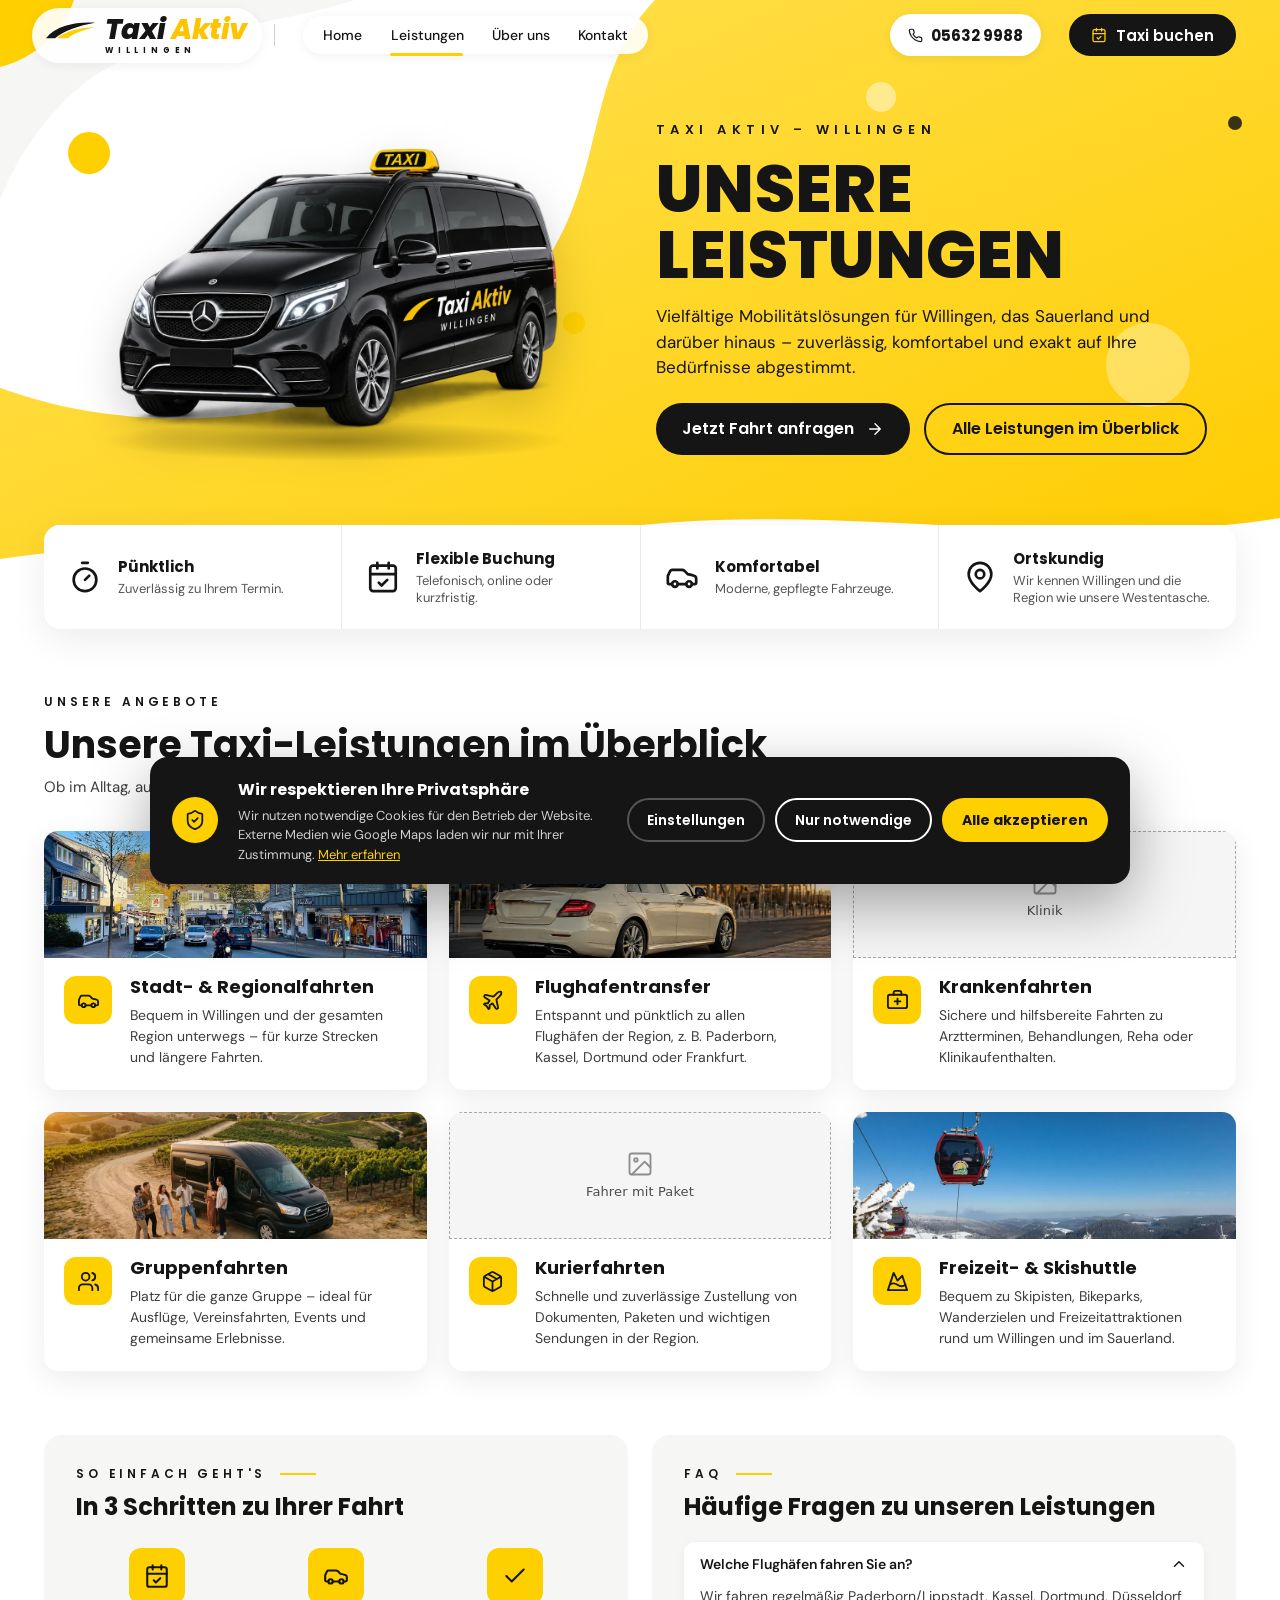
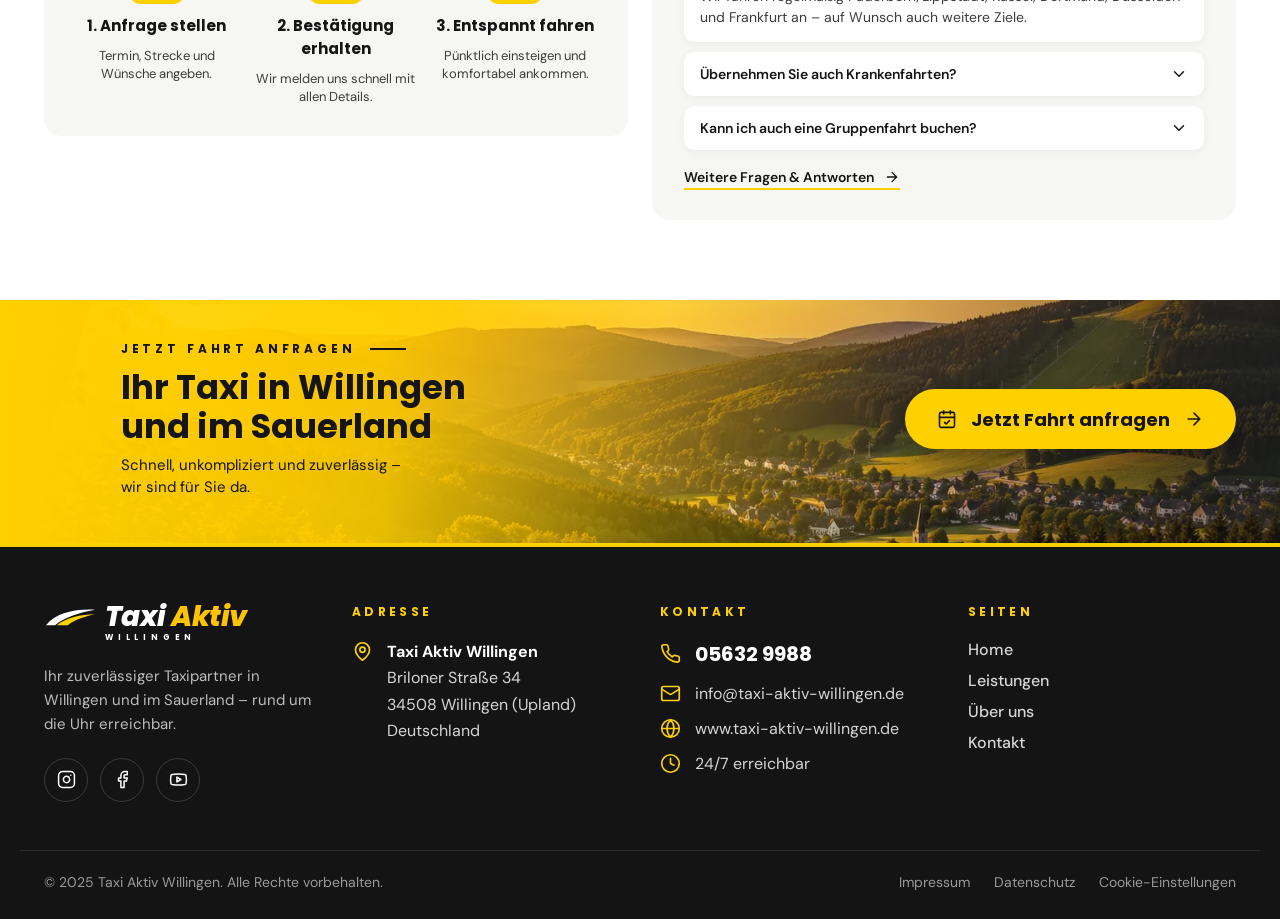
<file: docs/leistungen.html>
<!DOCTYPE html>
<html lang="de">
<head>
<meta charset="utf-8">
<meta name="viewport" content="width=device-width, initial-scale=1">
<meta http-equiv="Content-Security-Policy" content="default-src 'self'; script-src 'self'; style-src 'self' 'unsafe-inline'; img-src 'self' data:; font-src 'self'; connect-src 'self'; frame-src https://www.google.com https://maps.google.com; form-action 'self'; base-uri 'self'; object-src 'none'">
<meta name="referrer" content="strict-origin-when-cross-origin">
<title>Leistungen – Taxi Aktiv Willingen</title>
<meta name="description" content="Stadt- und Regionalfahrten, Flughafentransfer, Krankenfahrten, Gruppenfahrten, Kurierfahrten und Skishuttle in Willingen und im Sauerland.">
<meta name="robots" content="noindex, nofollow">
<meta name="theme-color" content="#FFD000">
<meta property="og:type" content="website">
<meta property="og:locale" content="de_DE">
<meta property="og:site_name" content="Taxi Aktiv Willingen">
<meta property="og:title" content="Leistungen – Taxi Aktiv Willingen">
<meta property="og:description" content="Stadt- und Regionalfahrten, Flughafentransfer, Krankenfahrten, Gruppenfahrten, Kurierfahrten und Skishuttle in Willingen und im Sauerland.">
<meta property="og:url" content="https://chaos20140.github.io/taxi-aktiv-willingen/leistungen.html">
<meta property="og:image" content="https://chaos20140.github.io/taxi-aktiv-willingen/assets/og-image.jpg?v=9deba72b2f">
<meta property="og:image:type" content="image/jpeg">
<meta property="og:image:width" content="1200">
<meta property="og:image:height" content="630">
<meta property="og:image:alt" content="Taxi Aktiv Willingen – Großraumtaxi, Telefon 05632 9988, 24/7 erreichbar">
<meta name="twitter:card" content="summary_large_image">
<link rel="icon" href="assets/favicon.svg" type="image/svg+xml">
<link rel="preload" href="assets/fonts/poppins-800.woff2" as="font" type="font/woff2" crossorigin>
<link rel="preload" href="assets/fonts/dmsans-var.woff2" as="font" type="font/woff2" crossorigin>
<link rel="preload" href="assets/img/car-vklasse.webp" as="image" fetchpriority="high">
<link rel="stylesheet" href="assets/site.css?v=5f7c88191c">
<script src="assets/site.js?v=b65957f31c" defer></script>
</head>
<body data-page="leistungen">
<a class="ta-skip" href="#inhalt">Zum Inhalt springen</a>
<div class="ta-root" data-motion="on" style="background:#fff;overflow-x:clip;position:relative;min-height:100vh">

<!-- HEADER (mobil) -->
<div class="only-m" style="position:sticky;top:0;z-index:30;background:#fff;box-shadow:0 1px 0 #eee">
<div style="display:flex;align-items:center;justify-content:space-between;padding:12px 18px;gap:12px">
<a href="index.html" aria-label="Taxi Aktiv Willingen – Startseite" style="cursor:pointer;display:flex;flex-direction:column;gap:3px;flex:none;color:inherit;text-decoration:none"><div style="display:flex;align-items:center;gap:6px"><svg width="42" height="16" viewBox="0 0 58 22" aria-hidden="true"><path d="M2 20C14 6 34 2 56 3 38 6 22 12 12 20Z" fill="#151515"></path><path d="M14 20C24 12 40 8 56 8 42 11 32 15 26 20Z" fill="#FFD000"></path></svg><span style="font:italic 800 22px/1 Poppins,sans-serif;letter-spacing:-.02em;white-space:nowrap;color:#151515">Taxi <span style="color:#FFC400">Aktiv</span></span></div><div style="font:700 8px/1 Poppins,sans-serif;letter-spacing:.6em;padding-left:48px;color:#151515">WILLINGEN</div></a>
<div style="display:flex;gap:8px">
<a href="tel:+4956329988" aria-label="Anrufen: 05632 9988" class="ta-ring" style="position:relative;width:44px;height:44px;border-radius:50%;--face:#FFD000;--ring-c:rgba(255,208,0,.7);--ring-s:14px;--ring-a:2.2s ease;color:#151515;display:grid;place-items:center;font-size:19px"><svg width="1em" height="1em" viewBox="0 0 24 24" fill="none" stroke="currentColor" stroke-width="1.9" stroke-linecap="round" stroke-linejoin="round" style="display:block" aria-hidden="true" focusable="false"><path d="M22 16.92v3a2 2 0 0 1-2.18 2 19.79 19.79 0 0 1-8.63-3.07 19.5 19.5 0 0 1-6-6 19.79 19.79 0 0 1-3.07-8.67A2 2 0 0 1 4.11 2h3a2 2 0 0 1 2 1.72c.13.96.36 1.9.7 2.81a2 2 0 0 1-.45 2.11L8.09 9.91a16 16 0 0 0 6 6l1.27-1.27a2 2 0 0 1 2.11-.45c.91.34 1.85.57 2.81.7A2 2 0 0 1 22 16.92z"></path></svg></a>
<button type="button" data-menu-toggle aria-expanded="false" aria-controls="ta-mmenu" aria-label="Menü öffnen" style="width:44px;height:44px;border-radius:50%;border:2px solid #151515;background:#fff;display:grid;place-items:center;font-size:20px;cursor:pointer;color:#151515"><span data-icon-menu><svg width="1em" height="1em" viewBox="0 0 24 24" fill="none" stroke="currentColor" stroke-width="1.9" stroke-linecap="round" stroke-linejoin="round" style="display:block" aria-hidden="true" focusable="false"><path d="M4 6h16M4 12h16M4 18h16"></path></svg></span><span data-icon-close hidden><svg width="1em" height="1em" viewBox="0 0 24 24" fill="none" stroke="currentColor" stroke-width="1.9" stroke-linecap="round" stroke-linejoin="round" style="display:block" aria-hidden="true" focusable="false"><path d="M18 6 6 18M6 6l12 12"></path></svg></span></button>
</div>
</div>
<nav id="ta-mmenu" aria-label="Hauptnavigation (mobil)" hidden style="display:flex;flex-direction:column;gap:4px;padding:8px 18px 20px;border-top:1px solid #eee">
<a href="index.html" style="display:flex;justify-content:space-between;align-items:center;padding:14px 4px;border-bottom:1px solid #f0f0f0;font:600 17px Poppins,sans-serif;cursor:pointer;color:inherit;text-decoration:none">Home</a>
<a href="leistungen.html" aria-current="page" style="display:flex;justify-content:space-between;align-items:center;padding:14px 4px;border-bottom:1px solid #f0f0f0;font:600 17px Poppins,sans-serif;cursor:pointer;color:inherit;text-decoration:none">Leistungen<span style="width:10px;height:10px;border-radius:50%;background:#FFD000"></span></a>
<a href="ueber-uns.html" style="display:flex;justify-content:space-between;align-items:center;padding:14px 4px;border-bottom:1px solid #f0f0f0;font:600 17px Poppins,sans-serif;cursor:pointer;color:inherit;text-decoration:none">Über uns</a>
<a href="kontakt.html" style="display:flex;justify-content:space-between;align-items:center;padding:14px 4px;border-bottom:1px solid #f0f0f0;font:600 17px Poppins,sans-serif;cursor:pointer;color:inherit;text-decoration:none">Kontakt</a>
<a href="kontakt.html" style="margin-top:12px;display:flex;align-items:center;justify-content:center;gap:10px;height:52px;border:0;border-radius:999px;background:#151515;color:#fff;font:600 16px Poppins,sans-serif;cursor:pointer;text-decoration:none"><span style="font-size:18px"><svg width="1em" height="1em" viewBox="0 0 24 24" fill="none" stroke="currentColor" stroke-width="1.9" stroke-linecap="round" stroke-linejoin="round" style="display:block" aria-hidden="true" focusable="false"><rect x="3" y="4" width="18" height="18" rx="2"></rect><path d="M16 2v4M8 2v4M3 10h18M9 16l2 2 4-4"></path></svg></span>Taxi buchen</a>
</nav>
</div>

<!-- HEADER (Desktop) -->
<div class="ta-bar only-d" data-bar>
<header style="max-width:1240px;margin:0 auto;padding:14px 24px;display:flex;align-items:center;gap:clamp(14px,2.2cqw,28px)">
<div class="ta-pill"><a href="index.html" aria-label="Taxi Aktiv Willingen – Startseite" style="cursor:pointer;display:flex;flex-direction:column;gap:3px;flex:none;color:inherit;text-decoration:none"><div style="display:flex;align-items:center;gap:8px"><svg width="53" height="20" viewBox="0 0 58 22" aria-hidden="true"><path d="M2 20C14 6 34 2 56 3 38 6 22 12 12 20Z" fill="#151515"></path><path d="M14 20C24 12 40 8 56 8 42 11 32 15 26 20Z" fill="#FFD000"></path></svg><span style="font:italic 800 28px/1 Poppins,sans-serif;letter-spacing:-.02em;white-space:nowrap;color:#151515">Taxi <span style="color:#FFC400">Aktiv</span></span></div><div style="font:700 8px/1 Poppins,sans-serif;letter-spacing:.6em;padding-left:61px;color:#151515">WILLINGEN</div></a></div>
<div style="width:1px;height:22px;background:#cfcfcf"></div>
<div style="flex:1;display:flex"><nav class="ta-nav" data-navbar aria-label="Hauptnavigation">
<a class="hv1" href="index.html" data-nav-item="home" style="position:relative;cursor:pointer;font:500 14px 'DM Sans',sans-serif;padding:6px 0;white-space:nowrap;color:inherit;text-decoration:none">Home</a>
<a class="hv1" href="leistungen.html" aria-current="page" data-nav-item="leistungen" style="position:relative;cursor:pointer;font:500 14px 'DM Sans',sans-serif;padding:6px 0;white-space:nowrap;color:inherit;text-decoration:none">Leistungen</a>
<a class="hv1" href="ueber-uns.html" data-nav-item="ueber" style="position:relative;cursor:pointer;font:500 14px 'DM Sans',sans-serif;padding:6px 0;white-space:nowrap;color:inherit;text-decoration:none">Über uns</a>
<a class="hv1" href="kontakt.html" data-nav-item="kontakt" style="position:relative;cursor:pointer;font:500 14px 'DM Sans',sans-serif;padding:6px 0;white-space:nowrap;color:inherit;text-decoration:none">Kontakt</a>
<span class="ta-nav-ind" data-nav-ind></span>
</nav></div>
<a class="only-wide" href="tel:+4956329988" style="display:flex;align-items:center;gap:8px;height:42px;padding:0 18px;border-radius:999px;background:#fff;color:#151515;text-decoration:none;font:700 15px Poppins,sans-serif;box-shadow:0 2px 10px rgba(0,0,0,.08);white-space:nowrap;flex:none"><span style="font-size:15px"><svg width="1em" height="1em" viewBox="0 0 24 24" fill="none" stroke="currentColor" stroke-width="1.9" stroke-linecap="round" stroke-linejoin="round" style="display:block" aria-hidden="true" focusable="false"><path d="M22 16.92v3a2 2 0 0 1-2.18 2 19.79 19.79 0 0 1-8.63-3.07 19.5 19.5 0 0 1-6-6 19.79 19.79 0 0 1-3.07-8.67A2 2 0 0 1 4.11 2h3a2 2 0 0 1 2 1.72c.13.96.36 1.9.7 2.81a2 2 0 0 1-.45 2.11L8.09 9.91a16 16 0 0 0 6 6l1.27-1.27a2 2 0 0 1 2.11-.45c.91.34 1.85.57 2.81.7A2 2 0 0 1 22 16.92z"></path></svg></span>05632 9988</a>
<a href="kontakt.html" class="ta-ring" style="position:relative;display:flex;align-items:center;gap:9px;height:42px;padding:0 20px;border:2px solid #151515;border-radius:999px;--face:#151515;--face-hover:#000;--edge:#151515;--ring-b:2px;--ring-c:rgba(255,208,0,.75);--ring-s:22px;--ring-a:1.8s ease-out;color:#fff;font:600 15px Poppins,sans-serif;cursor:pointer;white-space:nowrap;flex:none;animation:taBeat 1.8s ease-in-out infinite;text-decoration:none"><span style="font-size:16px;color:#FFD000"><svg width="1em" height="1em" viewBox="0 0 24 24" fill="none" stroke="currentColor" stroke-width="1.9" stroke-linecap="round" stroke-linejoin="round" style="display:block" aria-hidden="true" focusable="false"><rect x="3" y="4" width="18" height="18" rx="2"></rect><path d="M16 2v4M8 2v4M3 10h18M9 16l2 2 4-4"></path></svg></span>Taxi buchen</a>
</header>
</div>

<main id="inhalt">
<!-- HERO -->
<section class="ta-hero" style="position:relative;margin-top:-80px;padding-top:80px">

<div class="only-d" aria-hidden="true" style="position:absolute;inset:0">
<svg viewBox="0 0 1000 520" preserveAspectRatio="none" style="position:absolute;inset:0;width:100%;height:100%;display:block"><defs><linearGradient id="hg" x1="0" y1="0" x2="1" y2="1"><stop offset="0" stop-color="#FFE45A"></stop><stop offset="1" stop-color="#FFCC00"></stop></linearGradient></defs><path d="M520 0H1000V478C820 512 640 455 450 492 300 520 150 488 0 515V360C140 420 320 380 410 270 480 180 450 70 520 0Z" fill="url(#hg)"></path><path d="M0 0H300C210 40 120 30 60 90 30 120 10 160 0 190Z" fill="#f6f6f4"></path></svg>
<div style="position:absolute;left:-130px;top:-130px;width:210px;height:210px;border-radius:50%;background:#FFD000;animation:taFloatS 9s ease-in-out infinite"></div>
<div style="position:absolute;left:68px;top:142px;width:42px;height:42px;border-radius:50%;background:#FFD000;animation:taFloatB 7s ease-in-out infinite"></div>
<div style="position:absolute;left:44%;top:56%;width:22px;height:22px;border-radius:50%;background:#FFD000;animation:taFloatC 5s ease-in-out infinite"></div>
<div style="position:absolute;right:7%;top:58%;width:84px;height:84px;border-radius:50%;background:rgba(255,255,255,.32);animation:taFloatA 9s ease-in-out -3s infinite"></div>
<div style="position:absolute;right:30%;top:16%;width:30px;height:30px;border-radius:50%;background:rgba(255,255,255,.45);animation:taFloatB 8s ease-in-out -2s infinite"></div>
<div style="position:absolute;right:3%;top:22%;width:14px;height:14px;border-radius:50%;background:#151515;opacity:.85;animation:taFloatC 6s ease-in-out -1s infinite"></div>
</div>
<div class="only-m" aria-hidden="true" style="position:absolute;inset:0;background:linear-gradient(160deg,#FFE45A,#FFCC00);border-radius:0 0 40px 40px;overflow:hidden"><div style="position:absolute;right:-40px;top:-40px;width:150px;height:150px;border-radius:50%;background:rgba(255,255,255,.3);animation:taFloatA 10s ease-in-out infinite"></div><div style="position:absolute;left:8%;top:48%;width:28px;height:28px;border-radius:50%;background:rgba(255,255,255,.5);animation:taFloatB 7s ease-in-out infinite"></div><div style="position:absolute;right:12%;bottom:14%;width:16px;height:16px;border-radius:50%;background:#151515;animation:taFloatC 5s ease-in-out infinite"></div></div>

<div style="position:relative;z-index:2;max-width:1240px;margin:0 auto;padding:36px 24px 96px;display:grid;grid-template-columns:repeat(auto-fit,minmax(min(100%,440px),1fr));gap:32px;align-items:center">
<div data-car-stage style="position:relative;width:100%;aspect-ratio:16/10"><div style="position:absolute;inset:0"><div style="position:absolute;left:10%;right:10%;bottom:2%;height:11%;border-radius:50%;background:radial-gradient(closest-side,rgba(0,0,0,.32),transparent);animation:taShadowIn 1.5s cubic-bezier(.22,.8,.25,1) both"></div><div style="position:absolute;inset:-4% -2% 0;transform-origin:30% 85%;animation:taArrive 1.5s cubic-bezier(.22,.8,.25,1) both"><div style="width:100%;height:100%;animation:taRumble .12s linear 0s 9"><img src="assets/img/car-vklasse.webp" alt="Mercedes V-Klasse" fetchpriority="high" style="width:100%;height:100%;object-fit:contain;display:block;filter:drop-shadow(0 18px 22px rgba(0,0,0,.18))"></div></div><div aria-hidden="true" style="position:absolute;right:-6%;top:30%;width:32%;display:flex;flex-direction:column;gap:14px;pointer-events:none"><span style="display:block;height:4px;width:70%;border-radius:4px;background:#151515;transform-origin:left;animation:taSpeedR .9s .15s ease-out both"></span><span style="display:block;height:4px;width:100%;border-radius:4px;background:#FFD000;transform-origin:left;animation:taSpeedR .9s .25s ease-out both"></span><span style="display:block;height:4px;width:55%;border-radius:4px;background:#151515;transform-origin:left;animation:taSpeedR .9s .35s ease-out both"></span></div></div></div>
<div style="display:flex;flex-direction:column;gap:16px;animation:taFadeUp .9s .35s both">
<div style="font:600 13px Poppins,sans-serif;letter-spacing:.42em">TAXI AKTIV – WILLINGEN</div>
<h1 style="margin:0;font:800 clamp(36px,5.4cqw,66px)/1 Poppins,sans-serif">UNSERE<br>LEISTUNGEN</h1>
<p style="margin:0;font:400 17px/1.5 'DM Sans',sans-serif;max-width:520px;text-wrap:pretty">Vielfältige Mobilitätslösungen für Willingen, das Sauerland und darüber hinaus – zuverlässig, komfortabel und exakt auf Ihre Bedürfnisse abgestimmt.</p>
<div style="display:flex;gap:14px;flex-wrap:wrap;margin-top:6px">
<a class="hv2" href="kontakt.html" style="display:flex;align-items:center;gap:12px;height:52px;padding:0 26px;border:0;border-radius:999px;background:#151515;color:#fff;font:600 16px Poppins,sans-serif;cursor:pointer;text-decoration:none">Jetzt Fahrt anfragen <span style="font-size:18px"><svg width="1em" height="1em" viewBox="0 0 24 24" fill="none" stroke="currentColor" stroke-width="1.9" stroke-linecap="round" stroke-linejoin="round" style="display:block" aria-hidden="true" focusable="false"><path d="M5 12h14M12 5l7 7-7 7"></path></svg></span></a>
<a class="hv11" href="#angebote" data-scroll-to="angebote" style="display:flex;align-items:center;height:52px;padding:0 26px;border:2px solid #151515;border-radius:999px;background:transparent;color:#151515;font:600 16px Poppins,sans-serif;cursor:pointer;text-decoration:none">Alle Leistungen im Überblick</a>
</div>
</div>
</div>
</section>

<!-- FEATURE STRIP -->
<div style="position:relative;z-index:3;max-width:1240px;margin:-40px auto 0;padding:0 24px">
<div style="display:grid;grid-template-columns:repeat(auto-fit,minmax(min(100%,230px),1fr));gap:1px;background:#e9e9e9;border-radius:16px;overflow:hidden;box-shadow:0 10px 36px rgba(0,0,0,.08)">
<div style="background:#fff;display:flex;align-items:center;gap:16px;padding:22px 24px"><span style="font-size:34px;flex:none"><svg width="1em" height="1em" viewBox="0 0 24 24" fill="none" stroke="currentColor" stroke-width="1.9" stroke-linecap="round" stroke-linejoin="round" style="display:block" aria-hidden="true" focusable="false"><path d="M10 2h4M12 14l3-3"></path><circle cx="12" cy="14" r="8"></circle></svg></span><div><div style="font:700 15px Poppins,sans-serif">Pünktlich</div><div style="font:13px/1.35 'DM Sans',sans-serif;color:#555;margin-top:2px">Zuverlässig zu Ihrem Termin.</div></div></div>
<div style="background:#fff;display:flex;align-items:center;gap:16px;padding:22px 24px"><span style="font-size:34px;flex:none"><svg width="1em" height="1em" viewBox="0 0 24 24" fill="none" stroke="currentColor" stroke-width="1.9" stroke-linecap="round" stroke-linejoin="round" style="display:block" aria-hidden="true" focusable="false"><rect x="3" y="4" width="18" height="18" rx="2"></rect><path d="M16 2v4M8 2v4M3 10h18M9 16l2 2 4-4"></path></svg></span><div><div style="font:700 15px Poppins,sans-serif">Flexible Buchung</div><div style="font:13px/1.35 'DM Sans',sans-serif;color:#555;margin-top:2px">Telefonisch, online oder kurzfristig.</div></div></div>
<div style="background:#fff;display:flex;align-items:center;gap:16px;padding:22px 24px"><span style="font-size:34px;flex:none"><svg width="1em" height="1em" viewBox="0 0 24 24" fill="none" stroke="currentColor" stroke-width="1.9" stroke-linecap="round" stroke-linejoin="round" style="display:block" aria-hidden="true" focusable="false"><path d="M19 17h2c.6 0 1-.4 1-1v-3c0-.9-.7-1.7-1.5-1.9C18.7 10.6 16 10 16 10s-1.3-1.4-2.2-2.3c-.5-.4-1.1-.7-1.8-.7H5c-.6 0-1.1.4-1.4.9l-1.4 2.9A3.7 3.7 0 0 0 2 12v4c0 .6.4 1 1 1h2"></path><circle cx="7" cy="17" r="2"></circle><path d="M9 17h6"></path><circle cx="17" cy="17" r="2"></circle></svg></span><div><div style="font:700 15px Poppins,sans-serif">Komfortabel</div><div style="font:13px/1.35 'DM Sans',sans-serif;color:#555;margin-top:2px">Moderne, gepflegte Fahrzeuge.</div></div></div>
<div style="background:#fff;display:flex;align-items:center;gap:16px;padding:22px 24px"><span style="font-size:34px;flex:none"><svg width="1em" height="1em" viewBox="0 0 24 24" fill="none" stroke="currentColor" stroke-width="1.9" stroke-linecap="round" stroke-linejoin="round" style="display:block" aria-hidden="true" focusable="false"><path d="M20 10c0 6-8 12-8 12s-8-6-8-12a8 8 0 0 1 16 0Z"></path><circle cx="12" cy="10" r="3"></circle></svg></span><div><div style="font:700 15px Poppins,sans-serif">Ortskundig</div><div style="font:13px/1.35 'DM Sans',sans-serif;color:#555;margin-top:2px">Wir kennen Willingen und die Region wie unsere Westentasche.</div></div></div>
</div>
</div>

<section id="angebote" data-reveal style="max-width:1240px;margin:0 auto;padding:64px 24px 40px;scroll-margin-top:20px">
<div style="font:600 12px Poppins,sans-serif;letter-spacing:.32em">UNSERE ANGEBOTE</div>
<h2 style="margin:12px 0 10px;font:700 clamp(26px,3.2cqw,38px)/1.15 Poppins,sans-serif">Unsere Taxi-Leistungen im Überblick</h2>
<p style="margin:0 0 32px;font:15px/1.5 'DM Sans',sans-serif;color:#3d3d3d">Ob im Alltag, auf Reisen oder in der Freizeit – wir bringen Sie sicher, bequem und zuverlässig an Ihr Ziel.</p>
<div style="display:grid;grid-template-columns:repeat(auto-fit,minmax(min(100%,320px),1fr));gap:22px">
<div data-reveal style="background:#fff;border-radius:14px;overflow:hidden;box-shadow:0 8px 28px rgba(0,0,0,.08)">
<div style="position:relative;aspect-ratio:3/1"><img src="assets/img/svc-stadt.webp" alt="Stadt- &amp; Regionalfahrten" loading="lazy" decoding="async" style="position:absolute;inset:0;width:100%;height:100%;object-fit:cover;display:block"></div>
<div style="display:flex;gap:18px;padding:18px 20px 22px">
<div style="width:48px;height:48px;flex:none;border-radius:12px;background:#FFD000;display:grid;place-items:center;font-size:23px"><svg width="1em" height="1em" viewBox="0 0 24 24" fill="none" stroke="currentColor" stroke-width="1.9" stroke-linecap="round" stroke-linejoin="round" style="display:block" aria-hidden="true" focusable="false"><path d="M19 17h2c.6 0 1-.4 1-1v-3c0-.9-.7-1.7-1.5-1.9C18.7 10.6 16 10 16 10s-1.3-1.4-2.2-2.3c-.5-.4-1.1-.7-1.8-.7H5c-.6 0-1.1.4-1.4.9l-1.4 2.9A3.7 3.7 0 0 0 2 12v4c0 .6.4 1 1 1h2"></path><circle cx="7" cy="17" r="2"></circle><path d="M9 17h6"></path><circle cx="17" cy="17" r="2"></circle></svg></div>
<div><h3 style="margin:0;font:700 18px/1.25 Poppins,sans-serif">Stadt- &amp; Regionalfahrten</h3><div style="font:14px/1.5 'DM Sans',sans-serif;color:#3d3d3d;margin-top:6px;text-wrap:pretty">Bequem in Willingen und der gesamten Region unterwegs – für kurze Strecken und längere Fahrten.</div></div>
</div>
</div>
<div data-reveal style="background:#fff;border-radius:14px;overflow:hidden;box-shadow:0 8px 28px rgba(0,0,0,.08)">
<div style="position:relative;aspect-ratio:3/1"><img src="assets/img/svc-flughafen.webp" alt="Flughafentransfer" loading="lazy" decoding="async" style="position:absolute;inset:0;width:100%;height:100%;object-fit:cover;display:block"></div>
<div style="display:flex;gap:18px;padding:18px 20px 22px">
<div style="width:48px;height:48px;flex:none;border-radius:12px;background:#FFD000;display:grid;place-items:center;font-size:23px"><svg width="1em" height="1em" viewBox="0 0 24 24" fill="none" stroke="currentColor" stroke-width="1.9" stroke-linecap="round" stroke-linejoin="round" style="display:block" aria-hidden="true" focusable="false"><path d="M17.8 19.2 16 11l3.5-3.5C21 6 21.5 4 21 3c-1-.5-3 0-4.5 1.5L13 8 4.8 6.2c-.5-.1-.9.1-1.1.5l-.3.5c-.2.5-.1 1 .3 1.3L9 12l-2 3H4l-1 1 3 2 2 3 1-1v-3l3-2 3.5 5.3c.3.4.8.5 1.3.3l.5-.2c.4-.3.6-.7.5-1.2z"></path></svg></div>
<div><h3 style="margin:0;font:700 18px/1.25 Poppins,sans-serif">Flughafentransfer</h3><div style="font:14px/1.5 'DM Sans',sans-serif;color:#3d3d3d;margin-top:6px;text-wrap:pretty">Entspannt und pünktlich zu allen Flughäfen der Region, z. B. Paderborn, Kassel, Dortmund oder Frankfurt.</div></div>
</div>
</div>
<div data-reveal style="background:#fff;border-radius:14px;overflow:hidden;box-shadow:0 8px 28px rgba(0,0,0,.08)">
<div style="position:relative;aspect-ratio:3/1"><div class="ta-slot" role="img" aria-label="Bildplatzhalter: Klinik" style=""><div class="ta-slot-empty"><svg width="28" height="28" viewBox="0 0 24 24" fill="none" stroke="currentColor" stroke-width="1.6" stroke-linecap="round" stroke-linejoin="round" aria-hidden="true"><rect x="3" y="3" width="18" height="18" rx="2"></rect><circle cx="8.5" cy="8.5" r="1.5"></circle><path d="m21 15-5-5L5 21"></path></svg><div class="ta-slot-cap">Klinik</div></div><div class="ta-slot-ring" style=""></div></div></div>
<div style="display:flex;gap:18px;padding:18px 20px 22px">
<div style="width:48px;height:48px;flex:none;border-radius:12px;background:#FFD000;display:grid;place-items:center;font-size:23px"><svg width="1em" height="1em" viewBox="0 0 24 24" fill="none" stroke="currentColor" stroke-width="1.9" stroke-linecap="round" stroke-linejoin="round" style="display:block" aria-hidden="true" focusable="false"><rect x="2" y="6" width="20" height="14" rx="2"></rect><path d="M12 10v6M9 13h6M16 6V4a2 2 0 0 0-2-2h-4a2 2 0 0 0-2 2v2"></path></svg></div>
<div><h3 style="margin:0;font:700 18px/1.25 Poppins,sans-serif">Krankenfahrten</h3><div style="font:14px/1.5 'DM Sans',sans-serif;color:#3d3d3d;margin-top:6px;text-wrap:pretty">Sichere und hilfsbereite Fahrten zu Arztterminen, Behandlungen, Reha oder Klinikaufenthalten.</div></div>
</div>
</div>
<div data-reveal style="background:#fff;border-radius:14px;overflow:hidden;box-shadow:0 8px 28px rgba(0,0,0,.08)">
<div style="position:relative;aspect-ratio:3/1"><img src="assets/img/svc-gruppen.webp" alt="Gruppenfahrten" loading="lazy" decoding="async" style="position:absolute;inset:0;width:100%;height:100%;object-fit:cover;display:block"></div>
<div style="display:flex;gap:18px;padding:18px 20px 22px">
<div style="width:48px;height:48px;flex:none;border-radius:12px;background:#FFD000;display:grid;place-items:center;font-size:23px"><svg width="1em" height="1em" viewBox="0 0 24 24" fill="none" stroke="currentColor" stroke-width="1.9" stroke-linecap="round" stroke-linejoin="round" style="display:block" aria-hidden="true" focusable="false"><path d="M16 21v-2a4 4 0 0 0-4-4H6a4 4 0 0 0-4 4v2"></path><circle cx="9" cy="7" r="4"></circle><path d="M22 21v-2a4 4 0 0 0-3-3.87M16 3.13a4 4 0 0 1 0 7.75"></path></svg></div>
<div><h3 style="margin:0;font:700 18px/1.25 Poppins,sans-serif">Gruppenfahrten</h3><div style="font:14px/1.5 'DM Sans',sans-serif;color:#3d3d3d;margin-top:6px;text-wrap:pretty">Platz für die ganze Gruppe – ideal für Ausflüge, Vereinsfahrten, Events und gemeinsame Erlebnisse.</div></div>
</div>
</div>
<div data-reveal style="background:#fff;border-radius:14px;overflow:hidden;box-shadow:0 8px 28px rgba(0,0,0,.08)">
<div style="position:relative;aspect-ratio:3/1"><div class="ta-slot" role="img" aria-label="Bildplatzhalter: Fahrer mit Paket" style=""><div class="ta-slot-empty"><svg width="28" height="28" viewBox="0 0 24 24" fill="none" stroke="currentColor" stroke-width="1.6" stroke-linecap="round" stroke-linejoin="round" aria-hidden="true"><rect x="3" y="3" width="18" height="18" rx="2"></rect><circle cx="8.5" cy="8.5" r="1.5"></circle><path d="m21 15-5-5L5 21"></path></svg><div class="ta-slot-cap">Fahrer mit Paket</div></div><div class="ta-slot-ring" style=""></div></div></div>
<div style="display:flex;gap:18px;padding:18px 20px 22px">
<div style="width:48px;height:48px;flex:none;border-radius:12px;background:#FFD000;display:grid;place-items:center;font-size:23px"><svg width="1em" height="1em" viewBox="0 0 24 24" fill="none" stroke="currentColor" stroke-width="1.9" stroke-linecap="round" stroke-linejoin="round" style="display:block" aria-hidden="true" focusable="false"><path d="M11 21.73a2 2 0 0 0 2 0l7-4A2 2 0 0 0 21 16V8a2 2 0 0 0-1-1.73l-7-4a2 2 0 0 0-2 0l-7 4A2 2 0 0 0 3 8v8a2 2 0 0 0 1 1.73zM12 22V12M3.29 7 12 12l8.71-5M7.5 4.27l9 5.15"></path></svg></div>
<div><h3 style="margin:0;font:700 18px/1.25 Poppins,sans-serif">Kurierfahrten</h3><div style="font:14px/1.5 'DM Sans',sans-serif;color:#3d3d3d;margin-top:6px;text-wrap:pretty">Schnelle und zuverlässige Zustellung von Dokumenten, Paketen und wichtigen Sendungen in der Region.</div></div>
</div>
</div>
<div data-reveal style="background:#fff;border-radius:14px;overflow:hidden;box-shadow:0 8px 28px rgba(0,0,0,.08)">
<div style="position:relative;aspect-ratio:3/1"><img src="assets/img/svc-ski.webp" alt="Freizeit- &amp; Skishuttle" loading="lazy" decoding="async" style="position:absolute;inset:0;width:100%;height:100%;object-fit:cover;display:block"></div>
<div style="display:flex;gap:18px;padding:18px 20px 22px">
<div style="width:48px;height:48px;flex:none;border-radius:12px;background:#FFD000;display:grid;place-items:center;font-size:23px"><svg width="1em" height="1em" viewBox="0 0 24 24" fill="none" stroke="currentColor" stroke-width="1.9" stroke-linecap="round" stroke-linejoin="round" style="display:block" aria-hidden="true" focusable="false"><path d="m8 3 4 8 5-5 5 15H2L8 3z"></path><path d="M4.14 15.08c2.62-1.57 5.24-1.43 7.86.42 2.74 1.94 5.49 2 8.23.19"></path></svg></div>
<div><h3 style="margin:0;font:700 18px/1.25 Poppins,sans-serif">Freizeit- &amp; Skishuttle</h3><div style="font:14px/1.5 'DM Sans',sans-serif;color:#3d3d3d;margin-top:6px;text-wrap:pretty">Bequem zu Skipisten, Bikeparks, Wanderzielen und Freizeitattraktionen rund um Willingen und im Sauerland.</div></div>
</div>
</div>
</div>
</section>
<section data-reveal style="max-width:1240px;margin:0 auto;padding:24px 24px 80px;display:grid;grid-template-columns:repeat(auto-fit,minmax(min(100%,440px),1fr));gap:24px;align-items:start">
<div style="background:#f6f6f4;border-radius:18px;padding:30px 32px">
<div style="display:flex;align-items:center;gap:14px;font:600 12px Poppins,sans-serif;letter-spacing:.32em">SO EINFACH GEHT'S<span style="width:36px;height:2px;background:#FFD000"></span></div>
<h3 style="margin:10px 0 26px;font:700 24px/1.2 Poppins,sans-serif">In 3 Schritten zu Ihrer Fahrt</h3>
<div style="display:grid;grid-template-columns:repeat(auto-fit,minmax(130px,1fr));gap:18px">
<div style="display:flex;flex-direction:column;align-items:center;text-align:center;gap:10px"><div style="width:56px;height:56px;border-radius:12px;background:#FFD000;display:grid;place-items:center;font-size:26px"><svg width="1em" height="1em" viewBox="0 0 24 24" fill="none" stroke="currentColor" stroke-width="1.9" stroke-linecap="round" stroke-linejoin="round" style="display:block" aria-hidden="true" focusable="false"><rect x="3" y="4" width="18" height="18" rx="2"></rect><path d="M16 2v4M8 2v4M3 10h18M9 16l2 2 4-4"></path></svg></div><div style="font:700 15px Poppins,sans-serif">1. Anfrage stellen</div><div style="font:13px/1.4 'DM Sans',sans-serif;color:#3d3d3d">Termin, Strecke und Wünsche angeben.</div></div>
<div style="display:flex;flex-direction:column;align-items:center;text-align:center;gap:10px"><div style="width:56px;height:56px;border-radius:12px;background:#FFD000;display:grid;place-items:center;font-size:26px"><svg width="1em" height="1em" viewBox="0 0 24 24" fill="none" stroke="currentColor" stroke-width="1.9" stroke-linecap="round" stroke-linejoin="round" style="display:block" aria-hidden="true" focusable="false"><path d="M19 17h2c.6 0 1-.4 1-1v-3c0-.9-.7-1.7-1.5-1.9C18.7 10.6 16 10 16 10s-1.3-1.4-2.2-2.3c-.5-.4-1.1-.7-1.8-.7H5c-.6 0-1.1.4-1.4.9l-1.4 2.9A3.7 3.7 0 0 0 2 12v4c0 .6.4 1 1 1h2"></path><circle cx="7" cy="17" r="2"></circle><path d="M9 17h6"></path><circle cx="17" cy="17" r="2"></circle></svg></div><div style="font:700 15px Poppins,sans-serif">2. Bestätigung erhalten</div><div style="font:13px/1.4 'DM Sans',sans-serif;color:#3d3d3d">Wir melden uns schnell mit allen Details.</div></div>
<div style="display:flex;flex-direction:column;align-items:center;text-align:center;gap:10px"><div style="width:56px;height:56px;border-radius:12px;background:#FFD000;display:grid;place-items:center;font-size:26px"><svg width="1em" height="1em" viewBox="0 0 24 24" fill="none" stroke="currentColor" stroke-width="1.9" stroke-linecap="round" stroke-linejoin="round" style="display:block" aria-hidden="true" focusable="false"><path d="M20 6 9 17l-5-5"></path></svg></div><div style="font:700 15px Poppins,sans-serif">3. Entspannt fahren</div><div style="font:13px/1.4 'DM Sans',sans-serif;color:#3d3d3d">Pünktlich einsteigen und komfortabel ankommen.</div></div>
</div>
</div>
<div style="background:#f6f6f4;border-radius:18px;padding:30px 32px">
<div style="display:flex;align-items:center;gap:14px;font:600 12px Poppins,sans-serif;letter-spacing:.32em">FAQ<span style="width:36px;height:2px;background:#FFD000"></span></div>
<h3 style="margin:10px 0 20px;font:700 24px/1.2 Poppins,sans-serif">Häufige Fragen zu unseren Leistungen</h3>
<div style="display:flex;flex-direction:column;gap:10px">
<div data-faq style="background:#fff;border-radius:10px;box-shadow:0 2px 8px rgba(0,0,0,.05)">
<button type="button" data-faq-toggle aria-expanded="true" aria-controls="faq-0" style="width:100%;border:0;background:none;text-align:left;color:inherit;display:flex;align-items:center;justify-content:space-between;gap:12px;padding:13px 16px;cursor:pointer;font:600 14px 'DM Sans',sans-serif">Welche Flughäfen fahren Sie an?<span style="font-size:18px;flex:none"><span data-chev-down hidden><svg width="1em" height="1em" viewBox="0 0 24 24" fill="none" stroke="currentColor" stroke-width="1.9" stroke-linecap="round" stroke-linejoin="round" style="display:block" aria-hidden="true" focusable="false"><path d="m6 9 6 6 6-6"></path></svg></span><span data-chev-up><svg width="1em" height="1em" viewBox="0 0 24 24" fill="none" stroke="currentColor" stroke-width="1.9" stroke-linecap="round" stroke-linejoin="round" style="display:block" aria-hidden="true" focusable="false"><path d="m18 15-6-6-6 6"></path></svg></span></span></button>
<div id="faq-0" data-faq-answer style="padding:0 16px 14px;font:14px/1.5 'DM Sans',sans-serif;color:#3d3d3d">Wir fahren regelmäßig Paderborn/Lippstadt, Kassel, Dortmund, Düsseldorf und Frankfurt an – auf Wunsch auch weitere Ziele.</div>
</div>
<div data-faq style="background:#fff;border-radius:10px;box-shadow:0 2px 8px rgba(0,0,0,.05)">
<button type="button" data-faq-toggle aria-expanded="false" aria-controls="faq-1" style="width:100%;border:0;background:none;text-align:left;color:inherit;display:flex;align-items:center;justify-content:space-between;gap:12px;padding:13px 16px;cursor:pointer;font:600 14px 'DM Sans',sans-serif">Übernehmen Sie auch Krankenfahrten?<span style="font-size:18px;flex:none"><span data-chev-down><svg width="1em" height="1em" viewBox="0 0 24 24" fill="none" stroke="currentColor" stroke-width="1.9" stroke-linecap="round" stroke-linejoin="round" style="display:block" aria-hidden="true" focusable="false"><path d="m6 9 6 6 6-6"></path></svg></span><span data-chev-up hidden><svg width="1em" height="1em" viewBox="0 0 24 24" fill="none" stroke="currentColor" stroke-width="1.9" stroke-linecap="round" stroke-linejoin="round" style="display:block" aria-hidden="true" focusable="false"><path d="m18 15-6-6-6 6"></path></svg></span></span></button>
<div id="faq-1" data-faq-answer hidden style="padding:0 16px 14px;font:14px/1.5 'DM Sans',sans-serif;color:#3d3d3d">Ja. Wir fahren Sie zu Arztterminen, Behandlungen, Reha und Klinikaufenthalten. Sprechen Sie uns zur Abrechnung mit Ihrer Krankenkasse an.</div>
</div>
<div data-faq style="background:#fff;border-radius:10px;box-shadow:0 2px 8px rgba(0,0,0,.05)">
<button type="button" data-faq-toggle aria-expanded="false" aria-controls="faq-2" style="width:100%;border:0;background:none;text-align:left;color:inherit;display:flex;align-items:center;justify-content:space-between;gap:12px;padding:13px 16px;cursor:pointer;font:600 14px 'DM Sans',sans-serif">Kann ich auch eine Gruppenfahrt buchen?<span style="font-size:18px;flex:none"><span data-chev-down><svg width="1em" height="1em" viewBox="0 0 24 24" fill="none" stroke="currentColor" stroke-width="1.9" stroke-linecap="round" stroke-linejoin="round" style="display:block" aria-hidden="true" focusable="false"><path d="m6 9 6 6 6-6"></path></svg></span><span data-chev-up hidden><svg width="1em" height="1em" viewBox="0 0 24 24" fill="none" stroke="currentColor" stroke-width="1.9" stroke-linecap="round" stroke-linejoin="round" style="display:block" aria-hidden="true" focusable="false"><path d="m18 15-6-6-6 6"></path></svg></span></span></button>
<div id="faq-2" data-faq-answer hidden style="padding:0 16px 14px;font:14px/1.5 'DM Sans',sans-serif;color:#3d3d3d">Gerne. Mit Großraumtaxi und Kleinbus befördern wir Gruppen bis 16 Personen inklusive Gepäck.</div>
</div>
</div>
<a href="kontakt.html" style="margin-top:18px;display:inline-flex;align-items:center;gap:10px;font:600 14px 'DM Sans',sans-serif;cursor:pointer;border-bottom:2px solid #FFD000;padding-bottom:2px;color:inherit;text-decoration:none">Weitere Fragen &amp; Antworten <span style="font-size:16px"><svg width="1em" height="1em" viewBox="0 0 24 24" fill="none" stroke="currentColor" stroke-width="1.9" stroke-linecap="round" stroke-linejoin="round" style="display:block" aria-hidden="true" focusable="false"><path d="M5 12h14M12 5l7 7-7 7"></path></svg></span></a>
</div>
</section>
</main>

<!-- CTA BANNER -->
<section style="position:relative;min-height:240px;overflow:hidden">
<img src="assets/img/banner-sauerland.webp" alt="Sauerland bei Sonnenuntergang" loading="lazy" decoding="async" style="position:absolute;inset:0;width:100%;height:100%;object-fit:cover;object-position:50% 45%;display:block">
<div style="position:absolute;inset:0;pointer-events:none;background:linear-gradient(90deg,#FFD000 0%,rgba(255,208,0,.88) 30%,rgba(255,208,0,.35) 52%,rgba(20,20,20,.15) 70%,rgba(20,20,20,.55) 100%)"></div>
<div style="position:relative;pointer-events:none;max-width:1240px;margin:0 auto;padding:40px 24px 44px;display:grid;grid-template-columns:repeat(auto-fit,minmax(min(100%,380px),1fr));gap:28px;align-items:center">
<div style="padding-left:clamp(0px,6cqw,80px)"><div style="display:flex;align-items:center;gap:14px;font:700 12px Poppins,sans-serif;letter-spacing:.32em">JETZT FAHRT ANFRAGEN<span style="width:36px;height:2px;background:#151515"></span></div><h2 style="margin:10px 0 8px;font:700 clamp(26px,2.8cqw,34px)/1.15 Poppins,sans-serif">Ihr Taxi in Willingen<br>und im Sauerland</h2><p style="margin:0;font:15px/1.5 'DM Sans',sans-serif">Schnell, unkompliziert und zuverlässig –<br>wir sind für Sie da.</p></div>
<div style="justify-self:end"><a class="hv9" href="kontakt.html" style="pointer-events:auto;display:flex;align-items:center;gap:14px;height:60px;padding:0 32px;border:0;border-radius:999px;background:#FFD000;color:#151515;font:700 18px Poppins,sans-serif;cursor:pointer;box-shadow:0 8px 24px rgba(0,0,0,.25);text-decoration:none"><span style="font-size:20px"><svg width="1em" height="1em" viewBox="0 0 24 24" fill="none" stroke="currentColor" stroke-width="1.9" stroke-linecap="round" stroke-linejoin="round" style="display:block" aria-hidden="true" focusable="false"><rect x="3" y="4" width="18" height="18" rx="2"></rect><path d="M16 2v4M8 2v4M3 10h18M9 16l2 2 4-4"></path></svg></span>Jetzt Fahrt anfragen <span style="font-size:20px"><svg width="1em" height="1em" viewBox="0 0 24 24" fill="none" stroke="currentColor" stroke-width="1.9" stroke-linecap="round" stroke-linejoin="round" style="display:block" aria-hidden="true" focusable="false"><path d="M5 12h14M12 5l7 7-7 7"></path></svg></span></a></div>
</div>
</section>

<!-- FOOTER -->
<footer style="background:#141414;color:#fff;border-top:4px solid #FFD000">
<div style="max-width:1240px;margin:0 auto;padding:56px 24px 48px;display:grid;grid-template-columns:repeat(auto-fit,minmax(min(100%,230px),1fr));gap:48px 40px;align-items:start">
<div style="display:flex;flex-direction:column;gap:22px">
<div style="display:flex;flex-direction:column;gap:3px;flex:none"><div style="display:flex;align-items:center;gap:8px"><svg width="53" height="20" viewBox="0 0 58 22" aria-hidden="true"><path d="M2 20C14 6 34 2 56 3 38 6 22 12 12 20Z" fill="#ffffff"></path><path d="M14 20C24 12 40 8 56 8 42 11 32 15 26 20Z" fill="#FFD000"></path></svg><span style="font:italic 800 28px/1 Poppins,sans-serif;letter-spacing:-.02em;white-space:nowrap;color:#ffffff">Taxi <span style="color:#FFC400">Aktiv</span></span></div><div style="font:700 8px/1 Poppins,sans-serif;letter-spacing:.6em;padding-left:61px;color:#ffffff">WILLINGEN</div></div>
<p style="margin:0;font:15px/1.6 'DM Sans',sans-serif;color:#bdbdbd;max-width:280px">Ihr zuverlässiger Taxipartner in Willingen und im Sauerland – rund um die Uhr erreichbar.</p>
<div style="display:flex;gap:12px">
<span class="hv5" role="img" aria-label="Instagram" style="width:44px;height:44px;border-radius:50%;border:1.5px solid #3a3a3a;display:grid;place-items:center;font-size:19px;cursor:pointer"><svg width="1em" height="1em" viewBox="0 0 24 24" fill="none" stroke="currentColor" stroke-width="1.9" stroke-linecap="round" stroke-linejoin="round" style="display:block" aria-hidden="true" focusable="false"><rect x="2" y="2" width="20" height="20" rx="5"></rect><path d="M16 11.37A4 4 0 1 1 12.63 8 4 4 0 0 1 16 11.37zM17.5 6.5h.01"></path></svg></span>
<span class="hv5" role="img" aria-label="Facebook" style="width:44px;height:44px;border-radius:50%;border:1.5px solid #3a3a3a;display:grid;place-items:center;font-size:19px;cursor:pointer"><svg width="1em" height="1em" viewBox="0 0 24 24" fill="none" stroke="currentColor" stroke-width="1.9" stroke-linecap="round" stroke-linejoin="round" style="display:block" aria-hidden="true" focusable="false"><path d="M18 2h-3a5 5 0 0 0-5 5v3H7v4h3v8h4v-8h3l1-4h-4V7a1 1 0 0 1 1-1h3z"></path></svg></span>
<span class="hv5" role="img" aria-label="YouTube" style="width:44px;height:44px;border-radius:50%;border:1.5px solid #3a3a3a;display:grid;place-items:center;font-size:19px;cursor:pointer"><svg width="1em" height="1em" viewBox="0 0 24 24" fill="none" stroke="currentColor" stroke-width="1.9" stroke-linecap="round" stroke-linejoin="round" style="display:block" aria-hidden="true" focusable="false"><path d="M2.5 17a24.12 24.12 0 0 1 0-10 2 2 0 0 1 1.4-1.4 49.56 49.56 0 0 1 16.2 0A2 2 0 0 1 21.5 7a24.12 24.12 0 0 1 0 10 2 2 0 0 1-1.4 1.4 49.55 49.55 0 0 1-16.2 0A2 2 0 0 1 2.5 17"></path><path d="m10 15 5-3-5-3z"></path></svg></span>
</div>
</div>
<div><div style="font:700 12px Poppins,sans-serif;letter-spacing:.28em;color:#FFD000;margin-bottom:18px">ADRESSE</div>
<div style="display:flex;gap:14px;font:16px/1.65 'DM Sans',sans-serif;color:#d6d6d6"><span style="color:#FFD000;font-size:21px;margin-top:2px"><svg width="1em" height="1em" viewBox="0 0 24 24" fill="none" stroke="currentColor" stroke-width="1.9" stroke-linecap="round" stroke-linejoin="round" style="display:block" aria-hidden="true" focusable="false"><path d="M20 10c0 6-8 12-8 12s-8-6-8-12a8 8 0 0 1 16 0Z"></path><circle cx="12" cy="10" r="3"></circle></svg></span><address style="font-style:normal"><strong style="color:#fff">Taxi Aktiv Willingen</strong><br>Briloner Straße 34<br>34508 Willingen (Upland)<br>Deutschland</address></div>
</div>
<div><div style="font:700 12px Poppins,sans-serif;letter-spacing:.28em;color:#FFD000;margin-bottom:18px">KONTAKT</div>
<div style="display:flex;flex-direction:column;gap:14px;font:16px 'DM Sans',sans-serif;color:#d6d6d6">
<a class="hv6" href="tel:+4956329988" style="display:flex;gap:14px;align-items:center;color:#fff;text-decoration:none;font:700 20px Poppins,sans-serif"><span style="color:#FFD000;font-size:21px"><svg width="1em" height="1em" viewBox="0 0 24 24" fill="none" stroke="currentColor" stroke-width="1.9" stroke-linecap="round" stroke-linejoin="round" style="display:block" aria-hidden="true" focusable="false"><path d="M22 16.92v3a2 2 0 0 1-2.18 2 19.79 19.79 0 0 1-8.63-3.07 19.5 19.5 0 0 1-6-6 19.79 19.79 0 0 1-3.07-8.67A2 2 0 0 1 4.11 2h3a2 2 0 0 1 2 1.72c.13.96.36 1.9.7 2.81a2 2 0 0 1-.45 2.11L8.09 9.91a16 16 0 0 0 6 6l1.27-1.27a2 2 0 0 1 2.11-.45c.91.34 1.85.57 2.81.7A2 2 0 0 1 22 16.92z"></path></svg></span>05632 9988</a>
<a class="hv6" href="mailto:info@taxi-aktiv-willingen.de" style="display:flex;gap:14px;align-items:center;color:#d6d6d6;text-decoration:none;white-space:nowrap"><span style="color:#FFD000;font-size:21px"><svg width="1em" height="1em" viewBox="0 0 24 24" fill="none" stroke="currentColor" stroke-width="1.9" stroke-linecap="round" stroke-linejoin="round" style="display:block" aria-hidden="true" focusable="false"><rect x="2" y="4" width="20" height="16" rx="2"></rect><path d="m22 7-8.97 5.7a1.94 1.94 0 0 1-2.06 0L2 7"></path></svg></span>info@taxi-aktiv-willingen.de</a>
<div style="display:flex;gap:14px;align-items:center;white-space:nowrap"><span style="color:#FFD000;font-size:21px"><svg width="1em" height="1em" viewBox="0 0 24 24" fill="none" stroke="currentColor" stroke-width="1.9" stroke-linecap="round" stroke-linejoin="round" style="display:block" aria-hidden="true" focusable="false"><circle cx="12" cy="12" r="10"></circle><path d="M2 12h20M12 2a15.3 15.3 0 0 1 4 10 15.3 15.3 0 0 1-4 10 15.3 15.3 0 0 1-4-10 15.3 15.3 0 0 1 4-10z"></path></svg></span>www.taxi-aktiv-willingen.de</div>
<div style="display:flex;gap:14px;align-items:center"><span style="color:#FFD000;font-size:21px"><svg width="1em" height="1em" viewBox="0 0 24 24" fill="none" stroke="currentColor" stroke-width="1.9" stroke-linecap="round" stroke-linejoin="round" style="display:block" aria-hidden="true" focusable="false"><circle cx="12" cy="12" r="10"></circle><path d="M12 6v6l4 2"></path></svg></span>24/7 erreichbar</div>
</div>
</div>
<div><div style="font:700 12px Poppins,sans-serif;letter-spacing:.28em;color:#FFD000;margin-bottom:18px">SEITEN</div>
<nav aria-label="Seiten" style="display:flex;flex-direction:column;gap:10px"><a class="hv6" href="index.html" style="font:500 16px 'DM Sans',sans-serif;color:#d6d6d6;cursor:pointer;text-decoration:none">Home</a><a class="hv6" href="leistungen.html" style="font:500 16px 'DM Sans',sans-serif;color:#d6d6d6;cursor:pointer;text-decoration:none">Leistungen</a><a class="hv6" href="ueber-uns.html" style="font:500 16px 'DM Sans',sans-serif;color:#d6d6d6;cursor:pointer;text-decoration:none">Über uns</a><a class="hv6" href="kontakt.html" style="font:500 16px 'DM Sans',sans-serif;color:#d6d6d6;cursor:pointer;text-decoration:none">Kontakt</a></nav>
</div>
</div>
<div style="max-width:1240px;margin:0 auto;padding:22px 24px 28px;border-top:1px solid #2e2e2e;display:flex;justify-content:space-between;gap:16px;flex-wrap:wrap;font:14px 'DM Sans',sans-serif;color:#9a9a9a">
<div>© 2025 Taxi Aktiv Willingen. Alle Rechte vorbehalten.</div>
<div style="display:flex;gap:24px;flex-wrap:wrap"><a class="hv6" href="impressum.html" style="cursor:pointer;color:inherit;text-decoration:none">Impressum</a><a class="hv6" href="datenschutz.html" style="cursor:pointer;color:inherit;text-decoration:none">Datenschutz</a><button class="hv6" type="button" data-open-cookies style="cursor:pointer;background:none;border:0;padding:0;font:inherit;color:inherit">Cookie-Einstellungen</button></div>
</div>
</footer>
</div>

<a href="kontakt.html" class="ta-fab ta-ring" data-fab hidden aria-label="Taxi jetzt buchen" style="position:fixed;right:24px;bottom:24px;z-index:55;display:flex;align-items:center;gap:12px;height:60px;padding:0 28px;border:2px solid #FFD000;border-radius:999px;--face:#151515;--face-hover:#000;--edge:#FFD000;--ring-b:2px;--ring-c:rgba(255,208,0,.75);--ring-s:22px;--ring-a:1.8s ease-out;color:#fff;font:700 17px Poppins,sans-serif;cursor:pointer;white-space:nowrap;animation:taBeat 1.8s ease-in-out infinite;text-decoration:none"><span style="font-size:21px"><svg width="1em" height="1em" viewBox="0 0 24 24" fill="none" stroke="currentColor" stroke-width="1.9" stroke-linecap="round" stroke-linejoin="round" style="display:block" aria-hidden="true" focusable="false"><path d="M19 17h2c.6 0 1-.4 1-1v-3c0-.9-.7-1.7-1.5-1.9C18.7 10.6 16 10 16 10s-1.3-1.4-2.2-2.3c-.5-.4-1.1-.7-1.8-.7H5c-.6 0-1.1.4-1.4.9l-1.4 2.9A3.7 3.7 0 0 0 2 12v4c0 .6.4 1 1 1h2"></path><circle cx="7" cy="17" r="2"></circle><path d="M9 17h6"></path><circle cx="17" cy="17" r="2"></circle></svg></span>Taxi jetzt buchen<span style="font-size:19px"><svg width="1em" height="1em" viewBox="0 0 24 24" fill="none" stroke="currentColor" stroke-width="1.9" stroke-linecap="round" stroke-linejoin="round" style="display:block" aria-hidden="true" focusable="false"><path d="M5 12h14M12 5l7 7-7 7"></path></svg></span></a>

<!-- COOKIE-BANNER -->
<div data-cookie-banner hidden style="position:fixed;left:16px;right:16px;bottom:16px;z-index:60;display:flex;justify-content:center;pointer-events:none">
<div role="region" aria-label="Cookie-Hinweis" style="pointer-events:auto;max-width:980px;width:100%;background:#151515;color:#fff;border-radius:18px;box-shadow:0 20px 60px rgba(0,0,0,.35);padding:20px 22px;display:flex;gap:20px;align-items:center;flex-wrap:wrap;animation:taFadeUp .6s .4s both">
<div style="width:46px;height:46px;flex:none;border-radius:50%;background:#FFD000;color:#151515;display:grid;place-items:center;font-size:22px"><svg width="1em" height="1em" viewBox="0 0 24 24" fill="none" stroke="currentColor" stroke-width="1.9" stroke-linecap="round" stroke-linejoin="round" style="display:block" aria-hidden="true" focusable="false"><path d="M20 13c0 5-3.5 7.5-7.66 8.95a1 1 0 0 1-.67-.01C7.5 20.5 4 18 4 13V6a1 1 0 0 1 1-1c2 0 4.5-1.2 6.24-2.72a1.17 1.17 0 0 1 1.52 0C14.51 3.81 17 5 19 5a1 1 0 0 1 1 1z"></path><path d="m9 12 2 2 4-4"></path></svg></div>
<div style="flex:1;min-width:240px"><div style="font:700 16px Poppins,sans-serif">Wir respektieren Ihre Privatsphäre</div><div style="font:13px/1.5 'DM Sans',sans-serif;color:#cfcfcf;margin-top:4px">Wir nutzen notwendige Cookies für den Betrieb der Website. Externe Medien wie Google Maps laden wir nur mit Ihrer Zustimmung. <a href="datenschutz.html" style="color:#FFD000;text-decoration:underline;cursor:pointer">Mehr erfahren</a></div></div>
<div style="display:flex;gap:10px;flex-wrap:wrap">
<button class="hv7" type="button" data-open-cookies style="height:44px;padding:0 18px;border:2px solid #555;border-radius:999px;background:transparent;color:#fff;font:600 14px Poppins,sans-serif;cursor:pointer">Einstellungen</button>
<button class="hv8" type="button" data-consent="necessary" style="height:44px;padding:0 18px;border:2px solid #fff;border-radius:999px;background:transparent;color:#fff;font:600 14px Poppins,sans-serif;cursor:pointer">Nur notwendige</button>
<button class="hv9" type="button" data-consent="all" style="height:44px;padding:0 20px;border:0;border-radius:999px;background:#FFD000;color:#151515;font:700 14px Poppins,sans-serif;cursor:pointer">Alle akzeptieren</button>
</div>
</div>
</div>

<!-- COOKIE-EINSTELLUNGEN -->
<div data-cookie-modal hidden style="position:fixed;inset:0;z-index:70;background:rgba(20,20,20,.55);display:flex;align-items:center;justify-content:center;padding:16px">
<div role="dialog" aria-modal="true" aria-labelledby="ck-title" style="background:#fff;border-radius:20px;max-width:560px;width:100%;max-height:90vh;overflow:auto;box-shadow:0 30px 80px rgba(0,0,0,.35);animation:taFadeUp .35s both">
<div style="display:flex;align-items:center;justify-content:space-between;gap:12px;padding:22px 24px 6px">
<div><div style="display:flex;align-items:center;gap:12px;font:600 11px Poppins,sans-serif;letter-spacing:.32em">DATENSCHUTZ<span style="width:30px;height:2px;background:#FFD000"></span></div><div id="ck-title" style="font:700 22px Poppins,sans-serif;margin-top:6px">Cookie-Einstellungen</div></div>
<button type="button" data-close-cookies aria-label="Schließen" style="width:42px;height:42px;border-radius:50%;border:0;background:#f3f3f1;display:grid;place-items:center;font-size:18px;cursor:pointer;color:#151515"><svg width="1em" height="1em" viewBox="0 0 24 24" fill="none" stroke="currentColor" stroke-width="1.9" stroke-linecap="round" stroke-linejoin="round" style="display:block" aria-hidden="true" focusable="false"><path d="M18 6 6 18M6 6l12 12"></path></svg></button>
</div>
<div style="padding:6px 24px 8px">
<p style="margin:0 0 8px;font:14px/1.55 'DM Sans',sans-serif;color:#3d3d3d">Wählen Sie, welche Dienste wir verwenden dürfen. Ihre Auswahl können Sie jederzeit über „Cookie-Einstellungen“ im Footer ändern.</p>
<div style="display:flex;gap:16px;align-items:flex-start;padding:16px 0;border-top:1px solid #ececec">
<div style="flex:1"><div style="font:700 15px Poppins,sans-serif">Notwendig</div><div style="font:13px/1.5 'DM Sans',sans-serif;color:#555;margin-top:3px">Speichern Ihre Cookie-Auswahl und sichern den Betrieb der Website. Immer aktiv.</div></div>
<span aria-label="Immer aktiv" role="img" style="flex:none;width:50px;height:28px;border-radius:999px;background:#151515;position:relative;opacity:.45"><span style="position:absolute;top:3px;left:25px;width:22px;height:22px;border-radius:50%;background:#FFD000"></span></span>
</div>
<div style="display:flex;gap:16px;align-items:flex-start;padding:16px 0;border-top:1px solid #ececec">
<div style="flex:1"><div id="ck-stats" style="font:700 15px Poppins,sans-serif">Statistik</div><div style="font:13px/1.5 'DM Sans',sans-serif;color:#555;margin-top:3px">Anonyme Auswertung der Seitenaufrufe, damit wir unser Angebot verbessern können.</div></div>
<button type="button" role="switch" aria-checked="false" aria-labelledby="ck-stats" class="ta-switch" data-consent-toggle="stats"><span></span></button>
</div>
<div style="display:flex;gap:16px;align-items:flex-start;padding:16px 0;border-top:1px solid #ececec">
<div style="flex:1"><div id="ck-media" style="font:700 15px Poppins,sans-serif">Externe Medien</div><div style="font:13px/1.5 'DM Sans',sans-serif;color:#555;margin-top:3px">Lädt Google Maps auf der Kontaktseite. Dabei werden Daten an Google übertragen.</div></div>
<button type="button" role="switch" aria-checked="false" aria-labelledby="ck-media" class="ta-switch" data-consent-toggle="media"><span></span></button>
</div>
</div>
<div style="display:flex;gap:10px;flex-wrap:wrap;padding:16px 24px 22px;border-top:2px solid #151515">
<button class="hv10" type="button" data-consent="necessary" style="flex:1;min-width:140px;height:48px;padding:0 18px;border:2px solid #151515;border-radius:999px;background:transparent;color:#151515;font:600 14px Poppins,sans-serif;cursor:pointer">Nur notwendige</button>
<button class="hv2" type="button" data-consent="save" style="flex:1;min-width:140px;height:48px;padding:0 18px;border:0;border-radius:999px;background:#151515;color:#fff;font:600 14px Poppins,sans-serif;cursor:pointer">Auswahl speichern</button>
<button class="hv3" type="button" data-consent="all" style="flex:1;min-width:140px;height:48px;padding:0 18px;border:0;border-radius:999px;background:#FFD000;color:#151515;font:700 14px Poppins,sans-serif;cursor:pointer">Alle akzeptieren</button>
</div>
</div>
</div>
</body>
</html>
</file>
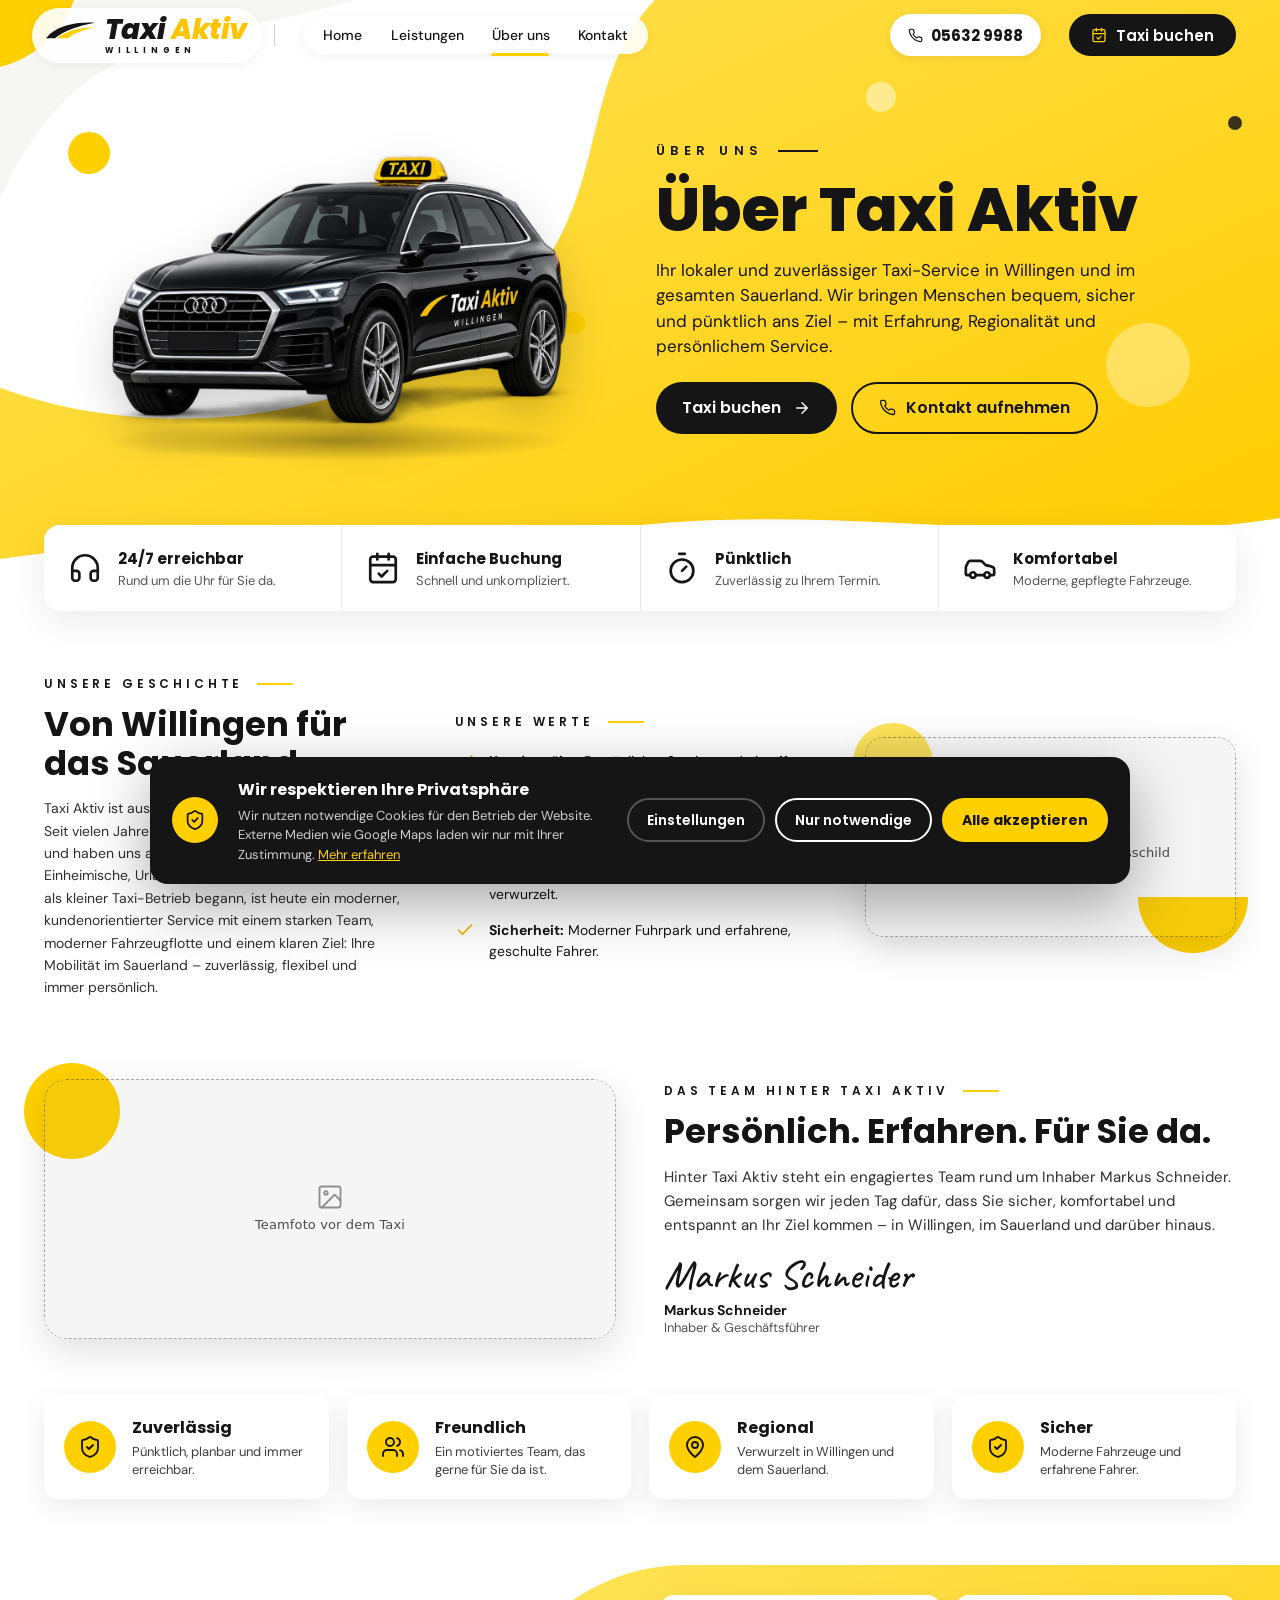
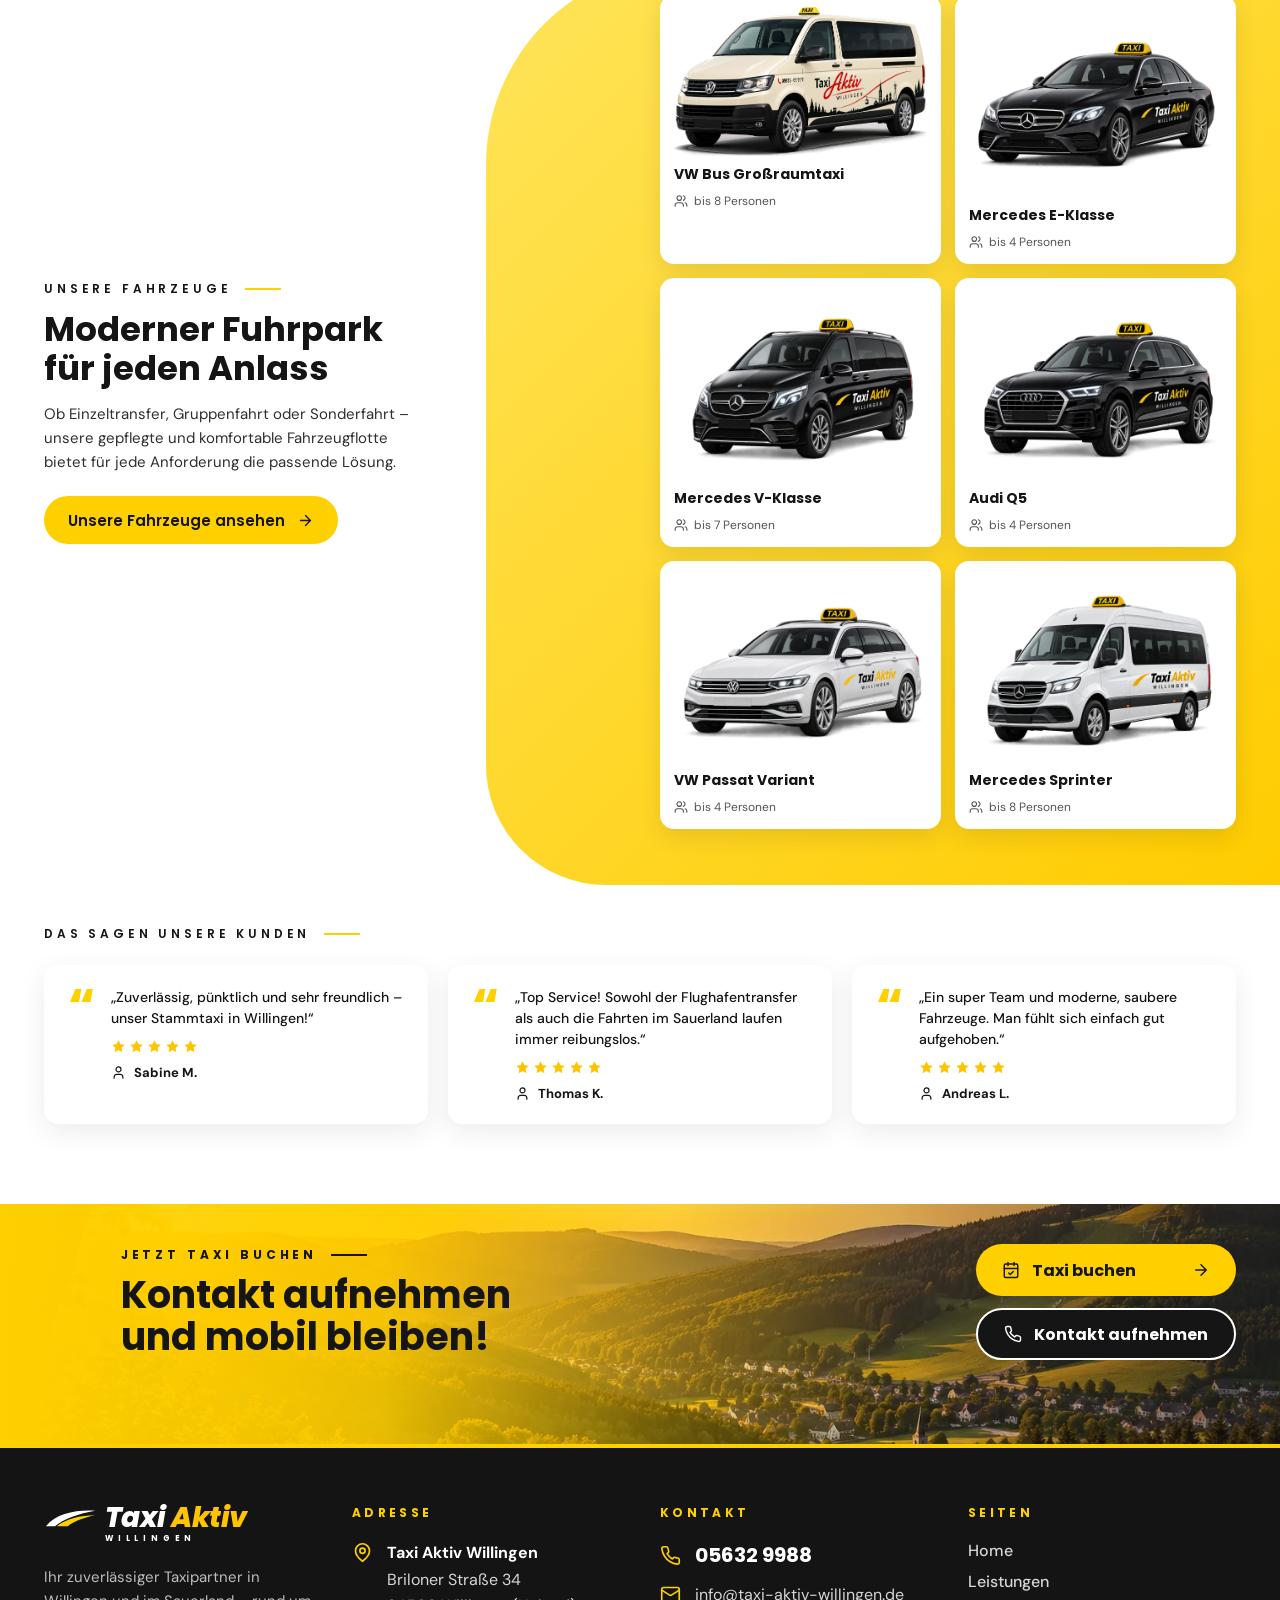
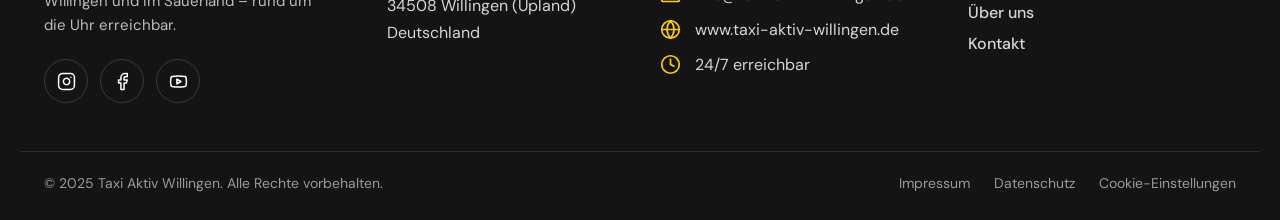
<file: docs/ueber-uns.html>
<!DOCTYPE html>
<html lang="de">
<head>
<meta charset="utf-8">
<meta name="viewport" content="width=device-width, initial-scale=1">
<meta http-equiv="Content-Security-Policy" content="default-src 'self'; script-src 'self'; style-src 'self' 'unsafe-inline'; img-src 'self' data:; font-src 'self'; connect-src 'self'; frame-src https://www.google.com https://maps.google.com; form-action 'self'; base-uri 'self'; object-src 'none'">
<meta name="referrer" content="strict-origin-when-cross-origin">
<title>Über uns – Taxi Aktiv Willingen</title>
<meta name="description" content="Lernen Sie Taxi Aktiv kennen: Ihr lokaler Taxi-Service in Willingen und im Sauerland – mit modernem Fuhrpark und persönlichem Service.">
<meta name="robots" content="noindex, nofollow">
<meta name="theme-color" content="#FFD000">
<meta property="og:type" content="website">
<meta property="og:locale" content="de_DE">
<meta property="og:site_name" content="Taxi Aktiv Willingen">
<meta property="og:title" content="Über uns – Taxi Aktiv Willingen">
<meta property="og:description" content="Lernen Sie Taxi Aktiv kennen: Ihr lokaler Taxi-Service in Willingen und im Sauerland – mit modernem Fuhrpark und persönlichem Service.">
<meta property="og:url" content="https://chaos20140.github.io/taxi-aktiv-willingen/ueber-uns.html">
<meta property="og:image" content="https://chaos20140.github.io/taxi-aktiv-willingen/assets/og-image.jpg?v=9deba72b2f">
<meta property="og:image:type" content="image/jpeg">
<meta property="og:image:width" content="1200">
<meta property="og:image:height" content="630">
<meta property="og:image:alt" content="Taxi Aktiv Willingen – Großraumtaxi, Telefon 05632 9988, 24/7 erreichbar">
<meta name="twitter:card" content="summary_large_image">
<link rel="icon" href="assets/favicon.svg" type="image/svg+xml">
<link rel="preload" href="assets/fonts/poppins-800.woff2" as="font" type="font/woff2" crossorigin>
<link rel="preload" href="assets/fonts/dmsans-var.woff2" as="font" type="font/woff2" crossorigin>
<link rel="preload" href="assets/img/car-q5.webp" as="image" fetchpriority="high">
<link rel="stylesheet" href="assets/site.css?v=5f7c88191c">
<script src="assets/site.js?v=b65957f31c" defer></script>
</head>
<body data-page="ueber">
<a class="ta-skip" href="#inhalt">Zum Inhalt springen</a>
<div class="ta-root" data-motion="on" style="background:#fff;overflow-x:clip;position:relative;min-height:100vh">

<!-- HEADER (mobil) -->
<div class="only-m" style="position:sticky;top:0;z-index:30;background:#fff;box-shadow:0 1px 0 #eee">
<div style="display:flex;align-items:center;justify-content:space-between;padding:12px 18px;gap:12px">
<a href="index.html" aria-label="Taxi Aktiv Willingen – Startseite" style="cursor:pointer;display:flex;flex-direction:column;gap:3px;flex:none;color:inherit;text-decoration:none"><div style="display:flex;align-items:center;gap:6px"><svg width="42" height="16" viewBox="0 0 58 22" aria-hidden="true"><path d="M2 20C14 6 34 2 56 3 38 6 22 12 12 20Z" fill="#151515"></path><path d="M14 20C24 12 40 8 56 8 42 11 32 15 26 20Z" fill="#FFD000"></path></svg><span style="font:italic 800 22px/1 Poppins,sans-serif;letter-spacing:-.02em;white-space:nowrap;color:#151515">Taxi <span style="color:#FFC400">Aktiv</span></span></div><div style="font:700 8px/1 Poppins,sans-serif;letter-spacing:.6em;padding-left:48px;color:#151515">WILLINGEN</div></a>
<div style="display:flex;gap:8px">
<a href="tel:+4956329988" aria-label="Anrufen: 05632 9988" class="ta-ring" style="position:relative;width:44px;height:44px;border-radius:50%;--face:#FFD000;--ring-c:rgba(255,208,0,.7);--ring-s:14px;--ring-a:2.2s ease;color:#151515;display:grid;place-items:center;font-size:19px"><svg width="1em" height="1em" viewBox="0 0 24 24" fill="none" stroke="currentColor" stroke-width="1.9" stroke-linecap="round" stroke-linejoin="round" style="display:block" aria-hidden="true" focusable="false"><path d="M22 16.92v3a2 2 0 0 1-2.18 2 19.79 19.79 0 0 1-8.63-3.07 19.5 19.5 0 0 1-6-6 19.79 19.79 0 0 1-3.07-8.67A2 2 0 0 1 4.11 2h3a2 2 0 0 1 2 1.72c.13.96.36 1.9.7 2.81a2 2 0 0 1-.45 2.11L8.09 9.91a16 16 0 0 0 6 6l1.27-1.27a2 2 0 0 1 2.11-.45c.91.34 1.85.57 2.81.7A2 2 0 0 1 22 16.92z"></path></svg></a>
<button type="button" data-menu-toggle aria-expanded="false" aria-controls="ta-mmenu" aria-label="Menü öffnen" style="width:44px;height:44px;border-radius:50%;border:2px solid #151515;background:#fff;display:grid;place-items:center;font-size:20px;cursor:pointer;color:#151515"><span data-icon-menu><svg width="1em" height="1em" viewBox="0 0 24 24" fill="none" stroke="currentColor" stroke-width="1.9" stroke-linecap="round" stroke-linejoin="round" style="display:block" aria-hidden="true" focusable="false"><path d="M4 6h16M4 12h16M4 18h16"></path></svg></span><span data-icon-close hidden><svg width="1em" height="1em" viewBox="0 0 24 24" fill="none" stroke="currentColor" stroke-width="1.9" stroke-linecap="round" stroke-linejoin="round" style="display:block" aria-hidden="true" focusable="false"><path d="M18 6 6 18M6 6l12 12"></path></svg></span></button>
</div>
</div>
<nav id="ta-mmenu" aria-label="Hauptnavigation (mobil)" hidden style="display:flex;flex-direction:column;gap:4px;padding:8px 18px 20px;border-top:1px solid #eee">
<a href="index.html" style="display:flex;justify-content:space-between;align-items:center;padding:14px 4px;border-bottom:1px solid #f0f0f0;font:600 17px Poppins,sans-serif;cursor:pointer;color:inherit;text-decoration:none">Home</a>
<a href="leistungen.html" style="display:flex;justify-content:space-between;align-items:center;padding:14px 4px;border-bottom:1px solid #f0f0f0;font:600 17px Poppins,sans-serif;cursor:pointer;color:inherit;text-decoration:none">Leistungen</a>
<a href="ueber-uns.html" aria-current="page" style="display:flex;justify-content:space-between;align-items:center;padding:14px 4px;border-bottom:1px solid #f0f0f0;font:600 17px Poppins,sans-serif;cursor:pointer;color:inherit;text-decoration:none">Über uns<span style="width:10px;height:10px;border-radius:50%;background:#FFD000"></span></a>
<a href="kontakt.html" style="display:flex;justify-content:space-between;align-items:center;padding:14px 4px;border-bottom:1px solid #f0f0f0;font:600 17px Poppins,sans-serif;cursor:pointer;color:inherit;text-decoration:none">Kontakt</a>
<a href="kontakt.html" style="margin-top:12px;display:flex;align-items:center;justify-content:center;gap:10px;height:52px;border:0;border-radius:999px;background:#151515;color:#fff;font:600 16px Poppins,sans-serif;cursor:pointer;text-decoration:none"><span style="font-size:18px"><svg width="1em" height="1em" viewBox="0 0 24 24" fill="none" stroke="currentColor" stroke-width="1.9" stroke-linecap="round" stroke-linejoin="round" style="display:block" aria-hidden="true" focusable="false"><rect x="3" y="4" width="18" height="18" rx="2"></rect><path d="M16 2v4M8 2v4M3 10h18M9 16l2 2 4-4"></path></svg></span>Taxi buchen</a>
</nav>
</div>

<!-- HEADER (Desktop) -->
<div class="ta-bar only-d" data-bar>
<header style="max-width:1240px;margin:0 auto;padding:14px 24px;display:flex;align-items:center;gap:clamp(14px,2.2cqw,28px)">
<div class="ta-pill"><a href="index.html" aria-label="Taxi Aktiv Willingen – Startseite" style="cursor:pointer;display:flex;flex-direction:column;gap:3px;flex:none;color:inherit;text-decoration:none"><div style="display:flex;align-items:center;gap:8px"><svg width="53" height="20" viewBox="0 0 58 22" aria-hidden="true"><path d="M2 20C14 6 34 2 56 3 38 6 22 12 12 20Z" fill="#151515"></path><path d="M14 20C24 12 40 8 56 8 42 11 32 15 26 20Z" fill="#FFD000"></path></svg><span style="font:italic 800 28px/1 Poppins,sans-serif;letter-spacing:-.02em;white-space:nowrap;color:#151515">Taxi <span style="color:#FFC400">Aktiv</span></span></div><div style="font:700 8px/1 Poppins,sans-serif;letter-spacing:.6em;padding-left:61px;color:#151515">WILLINGEN</div></a></div>
<div style="width:1px;height:22px;background:#cfcfcf"></div>
<div style="flex:1;display:flex"><nav class="ta-nav" data-navbar aria-label="Hauptnavigation">
<a class="hv1" href="index.html" data-nav-item="home" style="position:relative;cursor:pointer;font:500 14px 'DM Sans',sans-serif;padding:6px 0;white-space:nowrap;color:inherit;text-decoration:none">Home</a>
<a class="hv1" href="leistungen.html" data-nav-item="leistungen" style="position:relative;cursor:pointer;font:500 14px 'DM Sans',sans-serif;padding:6px 0;white-space:nowrap;color:inherit;text-decoration:none">Leistungen</a>
<a class="hv1" href="ueber-uns.html" aria-current="page" data-nav-item="ueber" style="position:relative;cursor:pointer;font:500 14px 'DM Sans',sans-serif;padding:6px 0;white-space:nowrap;color:inherit;text-decoration:none">Über uns</a>
<a class="hv1" href="kontakt.html" data-nav-item="kontakt" style="position:relative;cursor:pointer;font:500 14px 'DM Sans',sans-serif;padding:6px 0;white-space:nowrap;color:inherit;text-decoration:none">Kontakt</a>
<span class="ta-nav-ind" data-nav-ind></span>
</nav></div>
<a class="only-wide" href="tel:+4956329988" style="display:flex;align-items:center;gap:8px;height:42px;padding:0 18px;border-radius:999px;background:#fff;color:#151515;text-decoration:none;font:700 15px Poppins,sans-serif;box-shadow:0 2px 10px rgba(0,0,0,.08);white-space:nowrap;flex:none"><span style="font-size:15px"><svg width="1em" height="1em" viewBox="0 0 24 24" fill="none" stroke="currentColor" stroke-width="1.9" stroke-linecap="round" stroke-linejoin="round" style="display:block" aria-hidden="true" focusable="false"><path d="M22 16.92v3a2 2 0 0 1-2.18 2 19.79 19.79 0 0 1-8.63-3.07 19.5 19.5 0 0 1-6-6 19.79 19.79 0 0 1-3.07-8.67A2 2 0 0 1 4.11 2h3a2 2 0 0 1 2 1.72c.13.96.36 1.9.7 2.81a2 2 0 0 1-.45 2.11L8.09 9.91a16 16 0 0 0 6 6l1.27-1.27a2 2 0 0 1 2.11-.45c.91.34 1.85.57 2.81.7A2 2 0 0 1 22 16.92z"></path></svg></span>05632 9988</a>
<a href="kontakt.html" class="ta-ring" style="position:relative;display:flex;align-items:center;gap:9px;height:42px;padding:0 20px;border:2px solid #151515;border-radius:999px;--face:#151515;--face-hover:#000;--edge:#151515;--ring-b:2px;--ring-c:rgba(255,208,0,.75);--ring-s:22px;--ring-a:1.8s ease-out;color:#fff;font:600 15px Poppins,sans-serif;cursor:pointer;white-space:nowrap;flex:none;animation:taBeat 1.8s ease-in-out infinite;text-decoration:none"><span style="font-size:16px;color:#FFD000"><svg width="1em" height="1em" viewBox="0 0 24 24" fill="none" stroke="currentColor" stroke-width="1.9" stroke-linecap="round" stroke-linejoin="round" style="display:block" aria-hidden="true" focusable="false"><rect x="3" y="4" width="18" height="18" rx="2"></rect><path d="M16 2v4M8 2v4M3 10h18M9 16l2 2 4-4"></path></svg></span>Taxi buchen</a>
</header>
</div>

<main id="inhalt">
<!-- HERO -->
<section class="ta-hero" style="position:relative;margin-top:-80px;padding-top:80px">

<div class="only-d" aria-hidden="true" style="position:absolute;inset:0">
<svg viewBox="0 0 1000 520" preserveAspectRatio="none" style="position:absolute;inset:0;width:100%;height:100%;display:block"><defs><linearGradient id="hg" x1="0" y1="0" x2="1" y2="1"><stop offset="0" stop-color="#FFE45A"></stop><stop offset="1" stop-color="#FFCC00"></stop></linearGradient></defs><path d="M520 0H1000V478C820 512 640 455 450 492 300 520 150 488 0 515V360C140 420 320 380 410 270 480 180 450 70 520 0Z" fill="url(#hg)"></path><path d="M0 0H300C210 40 120 30 60 90 30 120 10 160 0 190Z" fill="#f6f6f4"></path></svg>
<div style="position:absolute;left:-130px;top:-130px;width:210px;height:210px;border-radius:50%;background:#FFD000;animation:taFloatS 9s ease-in-out infinite"></div>
<div style="position:absolute;left:68px;top:142px;width:42px;height:42px;border-radius:50%;background:#FFD000;animation:taFloatB 7s ease-in-out infinite"></div>
<div style="position:absolute;left:44%;top:56%;width:22px;height:22px;border-radius:50%;background:#FFD000;animation:taFloatC 5s ease-in-out infinite"></div>
<div style="position:absolute;right:7%;top:58%;width:84px;height:84px;border-radius:50%;background:rgba(255,255,255,.32);animation:taFloatA 9s ease-in-out -3s infinite"></div>
<div style="position:absolute;right:30%;top:16%;width:30px;height:30px;border-radius:50%;background:rgba(255,255,255,.45);animation:taFloatB 8s ease-in-out -2s infinite"></div>
<div style="position:absolute;right:3%;top:22%;width:14px;height:14px;border-radius:50%;background:#151515;opacity:.85;animation:taFloatC 6s ease-in-out -1s infinite"></div>
</div>
<div class="only-m" aria-hidden="true" style="position:absolute;inset:0;background:linear-gradient(160deg,#FFE45A,#FFCC00);border-radius:0 0 40px 40px;overflow:hidden"><div style="position:absolute;right:-40px;top:-40px;width:150px;height:150px;border-radius:50%;background:rgba(255,255,255,.3);animation:taFloatA 10s ease-in-out infinite"></div><div style="position:absolute;left:8%;top:48%;width:28px;height:28px;border-radius:50%;background:rgba(255,255,255,.5);animation:taFloatB 7s ease-in-out infinite"></div><div style="position:absolute;right:12%;bottom:14%;width:16px;height:16px;border-radius:50%;background:#151515;animation:taFloatC 5s ease-in-out infinite"></div></div>

<div style="position:relative;z-index:2;max-width:1240px;margin:0 auto;padding:36px 24px 96px;display:grid;grid-template-columns:repeat(auto-fit,minmax(min(100%,440px),1fr));gap:32px;align-items:center">
<div data-car-stage style="position:relative;width:100%;aspect-ratio:16/10"><div style="position:absolute;inset:0"><div style="position:absolute;left:10%;right:10%;bottom:2%;height:11%;border-radius:50%;background:radial-gradient(closest-side,rgba(0,0,0,.32),transparent);animation:taShadowIn 1.5s cubic-bezier(.22,.8,.25,1) both"></div><div style="position:absolute;inset:-4% -2% 0;transform-origin:30% 85%;animation:taArrive 1.5s cubic-bezier(.22,.8,.25,1) both"><div style="width:100%;height:100%;animation:taRumble .12s linear 0s 9"><img src="assets/img/car-q5.webp" alt="Audi Q5" fetchpriority="high" style="width:100%;height:100%;object-fit:contain;display:block;filter:drop-shadow(0 18px 22px rgba(0,0,0,.18))"></div></div><div aria-hidden="true" style="position:absolute;right:-6%;top:30%;width:32%;display:flex;flex-direction:column;gap:14px;pointer-events:none"><span style="display:block;height:4px;width:70%;border-radius:4px;background:#151515;transform-origin:left;animation:taSpeedR .9s .15s ease-out both"></span><span style="display:block;height:4px;width:100%;border-radius:4px;background:#FFD000;transform-origin:left;animation:taSpeedR .9s .25s ease-out both"></span><span style="display:block;height:4px;width:55%;border-radius:4px;background:#151515;transform-origin:left;animation:taSpeedR .9s .35s ease-out both"></span></div></div></div>
<div style="display:flex;flex-direction:column;gap:16px;animation:taFadeUp .9s .35s both">
<div style="display:flex;align-items:center;gap:14px;font:600 13px Poppins,sans-serif;letter-spacing:.42em">ÜBER UNS<span style="width:40px;height:2px;background:#151515"></span></div>
<h1 style="margin:0;font:800 clamp(36px,5cqw,62px)/1.05 Poppins,sans-serif">Über Taxi Aktiv</h1>
<p style="margin:0;font:400 17px/1.5 'DM Sans',sans-serif;max-width:540px;text-wrap:pretty">Ihr lokaler und zuverlässiger Taxi-Service in Willingen und im gesamten Sauerland. Wir bringen Menschen bequem, sicher und pünktlich ans Ziel – mit Erfahrung, Regionalität und persönlichem Service.</p>
<div style="display:flex;gap:14px;flex-wrap:wrap;margin-top:6px">
<a class="hv2" href="kontakt.html" style="display:flex;align-items:center;gap:12px;height:52px;padding:0 26px;border:0;border-radius:999px;background:#151515;color:#fff;font:600 16px Poppins,sans-serif;cursor:pointer;text-decoration:none">Taxi buchen <span style="font-size:18px"><svg width="1em" height="1em" viewBox="0 0 24 24" fill="none" stroke="currentColor" stroke-width="1.9" stroke-linecap="round" stroke-linejoin="round" style="display:block" aria-hidden="true" focusable="false"><path d="M5 12h14M12 5l7 7-7 7"></path></svg></span></a>
<a class="hv11" href="kontakt.html" style="display:flex;align-items:center;gap:10px;height:52px;padding:0 26px;border:2px solid #151515;border-radius:999px;background:transparent;color:#151515;font:600 16px Poppins,sans-serif;cursor:pointer;text-decoration:none"><span style="font-size:17px"><svg width="1em" height="1em" viewBox="0 0 24 24" fill="none" stroke="currentColor" stroke-width="1.9" stroke-linecap="round" stroke-linejoin="round" style="display:block" aria-hidden="true" focusable="false"><path d="M22 16.92v3a2 2 0 0 1-2.18 2 19.79 19.79 0 0 1-8.63-3.07 19.5 19.5 0 0 1-6-6 19.79 19.79 0 0 1-3.07-8.67A2 2 0 0 1 4.11 2h3a2 2 0 0 1 2 1.72c.13.96.36 1.9.7 2.81a2 2 0 0 1-.45 2.11L8.09 9.91a16 16 0 0 0 6 6l1.27-1.27a2 2 0 0 1 2.11-.45c.91.34 1.85.57 2.81.7A2 2 0 0 1 22 16.92z"></path></svg></span>Kontakt aufnehmen</a>
</div>
</div>
</div>
</section>

<!-- FEATURE STRIP -->
<div style="position:relative;z-index:3;max-width:1240px;margin:-40px auto 0;padding:0 24px">
<div style="display:grid;grid-template-columns:repeat(auto-fit,minmax(min(100%,230px),1fr));gap:1px;background:#e9e9e9;border-radius:16px;overflow:hidden;box-shadow:0 10px 36px rgba(0,0,0,.08)">
<div style="background:#fff;display:flex;align-items:center;gap:16px;padding:22px 24px"><span style="font-size:34px;flex:none"><svg width="1em" height="1em" viewBox="0 0 24 24" fill="none" stroke="currentColor" stroke-width="1.9" stroke-linecap="round" stroke-linejoin="round" style="display:block" aria-hidden="true" focusable="false"><path d="M3 14h3a2 2 0 0 1 2 2v3a2 2 0 0 1-2 2H5a2 2 0 0 1-2-2v-7a9 9 0 0 1 18 0v7a2 2 0 0 1-2 2h-1a2 2 0 0 1-2-2v-3a2 2 0 0 1 2-2h3"></path></svg></span><div><div style="font:700 15px Poppins,sans-serif">24/7 erreichbar</div><div style="font:13px/1.35 'DM Sans',sans-serif;color:#555;margin-top:2px">Rund um die Uhr für Sie da.</div></div></div>
<div style="background:#fff;display:flex;align-items:center;gap:16px;padding:22px 24px"><span style="font-size:34px;flex:none"><svg width="1em" height="1em" viewBox="0 0 24 24" fill="none" stroke="currentColor" stroke-width="1.9" stroke-linecap="round" stroke-linejoin="round" style="display:block" aria-hidden="true" focusable="false"><rect x="3" y="4" width="18" height="18" rx="2"></rect><path d="M16 2v4M8 2v4M3 10h18M9 16l2 2 4-4"></path></svg></span><div><div style="font:700 15px Poppins,sans-serif">Einfache Buchung</div><div style="font:13px/1.35 'DM Sans',sans-serif;color:#555;margin-top:2px">Schnell und unkompliziert.</div></div></div>
<div style="background:#fff;display:flex;align-items:center;gap:16px;padding:22px 24px"><span style="font-size:34px;flex:none"><svg width="1em" height="1em" viewBox="0 0 24 24" fill="none" stroke="currentColor" stroke-width="1.9" stroke-linecap="round" stroke-linejoin="round" style="display:block" aria-hidden="true" focusable="false"><path d="M10 2h4M12 14l3-3"></path><circle cx="12" cy="14" r="8"></circle></svg></span><div><div style="font:700 15px Poppins,sans-serif">Pünktlich</div><div style="font:13px/1.35 'DM Sans',sans-serif;color:#555;margin-top:2px">Zuverlässig zu Ihrem Termin.</div></div></div>
<div style="background:#fff;display:flex;align-items:center;gap:16px;padding:22px 24px"><span style="font-size:34px;flex:none"><svg width="1em" height="1em" viewBox="0 0 24 24" fill="none" stroke="currentColor" stroke-width="1.9" stroke-linecap="round" stroke-linejoin="round" style="display:block" aria-hidden="true" focusable="false"><path d="M19 17h2c.6 0 1-.4 1-1v-3c0-.9-.7-1.7-1.5-1.9C18.7 10.6 16 10 16 10s-1.3-1.4-2.2-2.3c-.5-.4-1.1-.7-1.8-.7H5c-.6 0-1.1.4-1.4.9l-1.4 2.9A3.7 3.7 0 0 0 2 12v4c0 .6.4 1 1 1h2"></path><circle cx="7" cy="17" r="2"></circle><path d="M9 17h6"></path><circle cx="17" cy="17" r="2"></circle></svg></span><div><div style="font:700 15px Poppins,sans-serif">Komfortabel</div><div style="font:13px/1.35 'DM Sans',sans-serif;color:#555;margin-top:2px">Moderne, gepflegte Fahrzeuge.</div></div></div>
</div>
</div>

<section data-reveal style="max-width:1240px;margin:0 auto;padding:64px 24px 40px;display:grid;grid-template-columns:repeat(auto-fit,minmax(min(100%,320px),1fr));gap:40px;align-items:center">
<div>
<div style="display:flex;align-items:center;gap:14px;font:600 12px Poppins,sans-serif;letter-spacing:.32em">UNSERE GESCHICHTE<span style="width:36px;height:2px;background:#FFD000"></span></div>
<h2 style="margin:12px 0 14px;font:700 clamp(26px,2.8cqw,34px)/1.15 Poppins,sans-serif">Von Willingen für das Sauerland</h2>
<p style="margin:0;font:14px/1.6 'DM Sans',sans-serif;color:#2f2f2f;text-wrap:pretty">Taxi Aktiv ist aus der Region für die Region entstanden. Seit vielen Jahren sind wir in Willingen fest verwurzelt und haben uns als zuverlässiger Mobilitätspartner für Einheimische, Urlauber und Unternehmen etabliert. Was als kleiner Taxi-Betrieb begann, ist heute ein moderner, kundenorientierter Service mit einem starken Team, moderner Fahrzeugflotte und einem klaren Ziel: Ihre Mobilität im Sauerland – zuverlässig, flexibel und immer persönlich.</p>
</div>
<div>
<div style="display:flex;align-items:center;gap:14px;font:600 12px Poppins,sans-serif;letter-spacing:.32em">UNSERE WERTE<span style="width:36px;height:2px;background:#FFD000"></span></div>
<div style="display:flex;flex-direction:column;gap:16px;margin-top:20px">
<div style="display:flex;gap:14px;font:14px/1.45 'DM Sans',sans-serif"><span style="font-size:20px;color:#E8B800;flex:none"><svg width="1em" height="1em" viewBox="0 0 24 24" fill="none" stroke="currentColor" stroke-width="1.9" stroke-linecap="round" stroke-linejoin="round" style="display:block" aria-hidden="true" focusable="false"><path d="M20 6 9 17l-5-5"></path></svg></span><div><strong>Kundennähe:</strong> Persönlicher Service und ein offenes Ohr für Ihre Wünsche.</div></div>
<div style="display:flex;gap:14px;font:14px/1.45 'DM Sans',sans-serif"><span style="font-size:20px;color:#E8B800;flex:none"><svg width="1em" height="1em" viewBox="0 0 24 24" fill="none" stroke="currentColor" stroke-width="1.9" stroke-linecap="round" stroke-linejoin="round" style="display:block" aria-hidden="true" focusable="false"><path d="M20 6 9 17l-5-5"></path></svg></span><div><strong>Verlässlichkeit:</strong> Pünktliche Abholung, faire Preise und gelebte Servicequalität.</div></div>
<div style="display:flex;gap:14px;font:14px/1.45 'DM Sans',sans-serif"><span style="font-size:20px;color:#E8B800;flex:none"><svg width="1em" height="1em" viewBox="0 0 24 24" fill="none" stroke="currentColor" stroke-width="1.9" stroke-linecap="round" stroke-linejoin="round" style="display:block" aria-hidden="true" focusable="false"><path d="M20 6 9 17l-5-5"></path></svg></span><div><strong>Regionalität:</strong> Tief in Willingen und dem Sauerland verwurzelt.</div></div>
<div style="display:flex;gap:14px;font:14px/1.45 'DM Sans',sans-serif"><span style="font-size:20px;color:#E8B800;flex:none"><svg width="1em" height="1em" viewBox="0 0 24 24" fill="none" stroke="currentColor" stroke-width="1.9" stroke-linecap="round" stroke-linejoin="round" style="display:block" aria-hidden="true" focusable="false"><path d="M20 6 9 17l-5-5"></path></svg></span><div><strong>Sicherheit:</strong> Moderner Fuhrpark und erfahrene, geschulte Fahrer.</div></div>
</div>
</div>
<div style="position:relative">
<div style="position:absolute;left:-12px;top:-14px;width:80px;height:80px;border-radius:50%;background:#FFE45A;animation:taFloatB 9s ease-in-out infinite"></div>
<div style="position:absolute;right:-12px;bottom:-16px;width:110px;height:56px;border-radius:0 0 70px 70px;background:#FFD000"></div>
<div style="position:relative;aspect-ratio:1.85/1;border-radius:18px;overflow:hidden;box-shadow:0 12px 36px rgba(0,0,0,.12)"><div class="ta-slot" role="img" aria-label="Bildplatzhalter: Willingen – Panorama mit Ortsschild" style="border-radius:18px"><div class="ta-slot-empty"><svg width="28" height="28" viewBox="0 0 24 24" fill="none" stroke="currentColor" stroke-width="1.6" stroke-linecap="round" stroke-linejoin="round" aria-hidden="true"><rect x="3" y="3" width="18" height="18" rx="2"></rect><circle cx="8.5" cy="8.5" r="1.5"></circle><path d="m21 15-5-5L5 21"></path></svg><div class="ta-slot-cap">Willingen – Panorama mit Ortsschild</div></div><div class="ta-slot-ring" style="border-radius:18px"></div></div></div>
</div>
</section>
<section data-reveal style="max-width:1240px;margin:0 auto;padding:40px 24px;display:grid;grid-template-columns:repeat(auto-fit,minmax(min(100%,420px),1fr));gap:48px;align-items:center">
<div style="position:relative">
<div style="position:absolute;left:-20px;top:-16px;width:96px;height:96px;border-radius:50%;background:#FFD000;animation:taFloatA 10s ease-in-out infinite"></div>
<div style="position:relative;aspect-ratio:2.2/1;border-radius:22px;overflow:hidden;box-shadow:0 12px 36px rgba(0,0,0,.12)"><div class="ta-slot" role="img" aria-label="Bildplatzhalter: Teamfoto vor dem Taxi" style="border-radius:22px"><div class="ta-slot-empty"><svg width="28" height="28" viewBox="0 0 24 24" fill="none" stroke="currentColor" stroke-width="1.6" stroke-linecap="round" stroke-linejoin="round" aria-hidden="true"><rect x="3" y="3" width="18" height="18" rx="2"></rect><circle cx="8.5" cy="8.5" r="1.5"></circle><path d="m21 15-5-5L5 21"></path></svg><div class="ta-slot-cap">Teamfoto vor dem Taxi</div></div><div class="ta-slot-ring" style="border-radius:22px"></div></div></div>
</div>
<div>
<div style="display:flex;align-items:center;gap:14px;font:600 12px Poppins,sans-serif;letter-spacing:.32em">DAS TEAM HINTER TAXI AKTIV<span style="width:36px;height:2px;background:#FFD000"></span></div>
<h2 style="margin:12px 0 14px;font:700 clamp(26px,2.8cqw,34px)/1.15 Poppins,sans-serif">Persönlich. Erfahren. Für Sie da.</h2>
<p style="margin:0;font:15px/1.6 'DM Sans',sans-serif;color:#2f2f2f;text-wrap:pretty">Hinter Taxi Aktiv steht ein engagiertes Team rund um Inhaber Markus Schneider. Gemeinsam sorgen wir jeden Tag dafür, dass Sie sicher, komfortabel und entspannt an Ihr Ziel kommen – in Willingen, im Sauerland und darüber hinaus.</p>
<div aria-hidden="true" style="font:500 40px/1 Caveat,cursive;margin:18px 0 6px">Markus Schneider</div>
<div style="font:700 14px 'DM Sans',sans-serif">Markus Schneider</div>
<div style="font:13px 'DM Sans',sans-serif;color:#555">Inhaber &amp; Geschäftsführer</div>
</div>
</section>
<section data-reveal style="max-width:1240px;margin:0 auto;padding:16px 24px 56px">
<div style="display:grid;grid-template-columns:repeat(auto-fit,minmax(min(100%,240px),1fr));gap:18px">
<div data-reveal style="background:#fff;border-radius:14px;box-shadow:0 8px 28px rgba(0,0,0,.08);padding:20px;display:flex;gap:16px;align-items:center">
<div style="width:52px;height:52px;flex:none;border-radius:50%;background:#FFD000;display:grid;place-items:center;font-size:24px"><svg width="1em" height="1em" viewBox="0 0 24 24" fill="none" stroke="currentColor" stroke-width="1.9" stroke-linecap="round" stroke-linejoin="round" style="display:block" aria-hidden="true" focusable="false"><path d="M20 13c0 5-3.5 7.5-7.66 8.95a1 1 0 0 1-.67-.01C7.5 20.5 4 18 4 13V6a1 1 0 0 1 1-1c2 0 4.5-1.2 6.24-2.72a1.17 1.17 0 0 1 1.52 0C14.51 3.81 17 5 19 5a1 1 0 0 1 1 1z"></path><path d="m9 12 2 2 4-4"></path></svg></div>
<div><div style="font:700 16px Poppins,sans-serif">Zuverlässig</div><div style="font:13px/1.4 'DM Sans',sans-serif;color:#3d3d3d;margin-top:3px">Pünktlich, planbar und immer erreichbar.</div></div>
</div>
<div data-reveal style="background:#fff;border-radius:14px;box-shadow:0 8px 28px rgba(0,0,0,.08);padding:20px;display:flex;gap:16px;align-items:center">
<div style="width:52px;height:52px;flex:none;border-radius:50%;background:#FFD000;display:grid;place-items:center;font-size:24px"><svg width="1em" height="1em" viewBox="0 0 24 24" fill="none" stroke="currentColor" stroke-width="1.9" stroke-linecap="round" stroke-linejoin="round" style="display:block" aria-hidden="true" focusable="false"><path d="M16 21v-2a4 4 0 0 0-4-4H6a4 4 0 0 0-4 4v2"></path><circle cx="9" cy="7" r="4"></circle><path d="M22 21v-2a4 4 0 0 0-3-3.87M16 3.13a4 4 0 0 1 0 7.75"></path></svg></div>
<div><div style="font:700 16px Poppins,sans-serif">Freundlich</div><div style="font:13px/1.4 'DM Sans',sans-serif;color:#3d3d3d;margin-top:3px">Ein motiviertes Team, das gerne für Sie da ist.</div></div>
</div>
<div data-reveal style="background:#fff;border-radius:14px;box-shadow:0 8px 28px rgba(0,0,0,.08);padding:20px;display:flex;gap:16px;align-items:center">
<div style="width:52px;height:52px;flex:none;border-radius:50%;background:#FFD000;display:grid;place-items:center;font-size:24px"><svg width="1em" height="1em" viewBox="0 0 24 24" fill="none" stroke="currentColor" stroke-width="1.9" stroke-linecap="round" stroke-linejoin="round" style="display:block" aria-hidden="true" focusable="false"><path d="M20 10c0 6-8 12-8 12s-8-6-8-12a8 8 0 0 1 16 0Z"></path><circle cx="12" cy="10" r="3"></circle></svg></div>
<div><div style="font:700 16px Poppins,sans-serif">Regional</div><div style="font:13px/1.4 'DM Sans',sans-serif;color:#3d3d3d;margin-top:3px">Verwurzelt in Willingen und dem Sauerland.</div></div>
</div>
<div data-reveal style="background:#fff;border-radius:14px;box-shadow:0 8px 28px rgba(0,0,0,.08);padding:20px;display:flex;gap:16px;align-items:center">
<div style="width:52px;height:52px;flex:none;border-radius:50%;background:#FFD000;display:grid;place-items:center;font-size:24px"><svg width="1em" height="1em" viewBox="0 0 24 24" fill="none" stroke="currentColor" stroke-width="1.9" stroke-linecap="round" stroke-linejoin="round" style="display:block" aria-hidden="true" focusable="false"><path d="M20 13c0 5-3.5 7.5-7.66 8.95a1 1 0 0 1-.67-.01C7.5 20.5 4 18 4 13V6a1 1 0 0 1 1-1c2 0 4.5-1.2 6.24-2.72a1.17 1.17 0 0 1 1.52 0C14.51 3.81 17 5 19 5a1 1 0 0 1 1 1z"></path><path d="m9 12 2 2 4-4"></path></svg></div>
<div><div style="font:700 16px Poppins,sans-serif">Sicher</div><div style="font:13px/1.4 'DM Sans',sans-serif;color:#3d3d3d;margin-top:3px">Moderne Fahrzeuge und erfahrene Fahrer.</div></div>
</div>
</div>
</section>
<section style="position:relative;padding:40px 0 56px">
<div style="position:absolute;right:0;top:10px;bottom:0;width:62%;background:linear-gradient(135deg,#FFE45A,#FFCC00);border-radius:200px 0 0 120px"></div>
<div style="position:relative;max-width:1240px;margin:0 auto;padding:0 24px;display:grid;grid-template-columns:repeat(auto-fit,minmax(min(100%,320px),1fr));gap:40px;align-items:center">
<div style="max-width:380px">
<div style="display:flex;align-items:center;gap:14px;font:600 12px Poppins,sans-serif;letter-spacing:.32em">UNSERE FAHRZEUGE<span style="width:36px;height:2px;background:#FFD000"></span></div>
<h2 style="margin:12px 0 14px;font:700 clamp(26px,2.8cqw,34px)/1.15 Poppins,sans-serif">Moderner Fuhrpark für jeden Anlass</h2>
<p style="margin:0 0 22px;font:15px/1.6 'DM Sans',sans-serif;color:#2f2f2f">Ob Einzeltransfer, Gruppenfahrt oder Sonderfahrt – unsere gepflegte und komfortable Fahrzeugflotte bietet für jede Anforderung die passende Lösung.</p>
<a class="hv3" href="leistungen.html" style="display:inline-flex;align-items:center;gap:12px;height:48px;padding:0 24px;border:0;border-radius:999px;background:#FFD000;color:#151515;font:600 15px Poppins,sans-serif;cursor:pointer;text-decoration:none">Unsere Fahrzeuge ansehen <span style="font-size:17px"><svg width="1em" height="1em" viewBox="0 0 24 24" fill="none" stroke="currentColor" stroke-width="1.9" stroke-linecap="round" stroke-linejoin="round" style="display:block" aria-hidden="true" focusable="false"><path d="M5 12h14M12 5l7 7-7 7"></path></svg></span></a>
</div>
<div style="display:grid;grid-template-columns:repeat(auto-fit,minmax(min(100%,190px),1fr));gap:14px">
<div data-reveal style="background:#fff;border-radius:14px;box-shadow:0 8px 24px rgba(0,0,0,.1);padding:12px 14px 14px;display:flex;flex-direction:column;gap:8px">
<div style="aspect-ratio:16/9;display:flex;align-items:center;justify-content:center"><img src="assets/img/car-vwbus.webp" alt="VW Bus Großraumtaxi" width="1214" height="716" loading="lazy" decoding="async" style="width:100%;height:auto;max-width:100%;max-height:100%;object-fit:contain"></div>
<div style="font:700 14px Poppins,sans-serif">VW Bus Großraumtaxi</div>
<div style="display:flex;align-items:center;gap:6px;font:12px 'DM Sans',sans-serif;color:#555"><span style="font-size:14px"><svg width="1em" height="1em" viewBox="0 0 24 24" fill="none" stroke="currentColor" stroke-width="1.9" stroke-linecap="round" stroke-linejoin="round" style="display:block" aria-hidden="true" focusable="false"><path d="M16 21v-2a4 4 0 0 0-4-4H6a4 4 0 0 0-4 4v2"></path><circle cx="9" cy="7" r="4"></circle><path d="M22 21v-2a4 4 0 0 0-3-3.87M16 3.13a4 4 0 0 1 0 7.75"></path></svg></span>bis 8 Personen</div>
</div>
<div data-reveal style="background:#fff;border-radius:14px;box-shadow:0 8px 24px rgba(0,0,0,.1);padding:12px 14px 14px;display:flex;flex-direction:column;gap:8px">
<div style="aspect-ratio:16/9;display:flex;align-items:center;justify-content:center"><img src="assets/img/car-eklasse.webp" alt="Mercedes E-Klasse" width="1200" height="900" loading="lazy" decoding="async" style="width:100%;height:auto;max-width:100%;max-height:100%;object-fit:contain"></div>
<div style="font:700 14px Poppins,sans-serif">Mercedes E-Klasse</div>
<div style="display:flex;align-items:center;gap:6px;font:12px 'DM Sans',sans-serif;color:#555"><span style="font-size:14px"><svg width="1em" height="1em" viewBox="0 0 24 24" fill="none" stroke="currentColor" stroke-width="1.9" stroke-linecap="round" stroke-linejoin="round" style="display:block" aria-hidden="true" focusable="false"><path d="M16 21v-2a4 4 0 0 0-4-4H6a4 4 0 0 0-4 4v2"></path><circle cx="9" cy="7" r="4"></circle><path d="M22 21v-2a4 4 0 0 0-3-3.87M16 3.13a4 4 0 0 1 0 7.75"></path></svg></span>bis 4 Personen</div>
</div>
<div data-reveal style="background:#fff;border-radius:14px;box-shadow:0 8px 24px rgba(0,0,0,.1);padding:12px 14px 14px;display:flex;flex-direction:column;gap:8px">
<div style="aspect-ratio:16/9;display:flex;align-items:center;justify-content:center"><img src="assets/img/car-vklasse.webp" alt="Mercedes V-Klasse" width="1200" height="900" loading="lazy" decoding="async" style="width:100%;height:auto;max-width:100%;max-height:100%;object-fit:contain"></div>
<div style="font:700 14px Poppins,sans-serif">Mercedes V-Klasse</div>
<div style="display:flex;align-items:center;gap:6px;font:12px 'DM Sans',sans-serif;color:#555"><span style="font-size:14px"><svg width="1em" height="1em" viewBox="0 0 24 24" fill="none" stroke="currentColor" stroke-width="1.9" stroke-linecap="round" stroke-linejoin="round" style="display:block" aria-hidden="true" focusable="false"><path d="M16 21v-2a4 4 0 0 0-4-4H6a4 4 0 0 0-4 4v2"></path><circle cx="9" cy="7" r="4"></circle><path d="M22 21v-2a4 4 0 0 0-3-3.87M16 3.13a4 4 0 0 1 0 7.75"></path></svg></span>bis 7 Personen</div>
</div>
<div data-reveal style="background:#fff;border-radius:14px;box-shadow:0 8px 24px rgba(0,0,0,.1);padding:12px 14px 14px;display:flex;flex-direction:column;gap:8px">
<div style="aspect-ratio:16/9;display:flex;align-items:center;justify-content:center"><img src="assets/img/car-q5.webp" alt="Audi Q5" width="1200" height="900" loading="lazy" decoding="async" style="width:100%;height:auto;max-width:100%;max-height:100%;object-fit:contain"></div>
<div style="font:700 14px Poppins,sans-serif">Audi Q5</div>
<div style="display:flex;align-items:center;gap:6px;font:12px 'DM Sans',sans-serif;color:#555"><span style="font-size:14px"><svg width="1em" height="1em" viewBox="0 0 24 24" fill="none" stroke="currentColor" stroke-width="1.9" stroke-linecap="round" stroke-linejoin="round" style="display:block" aria-hidden="true" focusable="false"><path d="M16 21v-2a4 4 0 0 0-4-4H6a4 4 0 0 0-4 4v2"></path><circle cx="9" cy="7" r="4"></circle><path d="M22 21v-2a4 4 0 0 0-3-3.87M16 3.13a4 4 0 0 1 0 7.75"></path></svg></span>bis 4 Personen</div>
</div>
<div data-reveal style="background:#fff;border-radius:14px;box-shadow:0 8px 24px rgba(0,0,0,.1);padding:12px 14px 14px;display:flex;flex-direction:column;gap:8px">
<div style="aspect-ratio:16/9;display:flex;align-items:center;justify-content:center"><img src="assets/img/car-passat.webp" alt="VW Passat Variant" width="1200" height="900" loading="lazy" decoding="async" style="width:100%;height:auto;max-width:100%;max-height:100%;object-fit:contain"></div>
<div style="font:700 14px Poppins,sans-serif">VW Passat Variant</div>
<div style="display:flex;align-items:center;gap:6px;font:12px 'DM Sans',sans-serif;color:#555"><span style="font-size:14px"><svg width="1em" height="1em" viewBox="0 0 24 24" fill="none" stroke="currentColor" stroke-width="1.9" stroke-linecap="round" stroke-linejoin="round" style="display:block" aria-hidden="true" focusable="false"><path d="M16 21v-2a4 4 0 0 0-4-4H6a4 4 0 0 0-4 4v2"></path><circle cx="9" cy="7" r="4"></circle><path d="M22 21v-2a4 4 0 0 0-3-3.87M16 3.13a4 4 0 0 1 0 7.75"></path></svg></span>bis 4 Personen</div>
</div>
<div data-reveal style="background:#fff;border-radius:14px;box-shadow:0 8px 24px rgba(0,0,0,.1);padding:12px 14px 14px;display:flex;flex-direction:column;gap:8px">
<div style="aspect-ratio:16/9;display:flex;align-items:center;justify-content:center"><img src="assets/img/car-sprinter.webp" alt="Mercedes Sprinter" width="1200" height="900" loading="lazy" decoding="async" style="width:100%;height:auto;max-width:100%;max-height:100%;object-fit:contain"></div>
<div style="font:700 14px Poppins,sans-serif">Mercedes Sprinter</div>
<div style="display:flex;align-items:center;gap:6px;font:12px 'DM Sans',sans-serif;color:#555"><span style="font-size:14px"><svg width="1em" height="1em" viewBox="0 0 24 24" fill="none" stroke="currentColor" stroke-width="1.9" stroke-linecap="round" stroke-linejoin="round" style="display:block" aria-hidden="true" focusable="false"><path d="M16 21v-2a4 4 0 0 0-4-4H6a4 4 0 0 0-4 4v2"></path><circle cx="9" cy="7" r="4"></circle><path d="M22 21v-2a4 4 0 0 0-3-3.87M16 3.13a4 4 0 0 1 0 7.75"></path></svg></span>bis 8 Personen</div>
</div>
</div>
</div>
</section>
<section data-reveal style="max-width:1240px;margin:0 auto;padding:40px 24px 80px">
<div style="display:flex;align-items:center;gap:14px;font:600 12px Poppins,sans-serif;letter-spacing:.32em;margin-bottom:22px">DAS SAGEN UNSERE KUNDEN<span style="width:36px;height:2px;background:#FFD000"></span></div>
<div style="display:grid;grid-template-columns:repeat(auto-fit,minmax(min(100%,300px),1fr));gap:20px">
<figure data-reveal style="margin:0;background:#fff;border-radius:14px;box-shadow:0 8px 28px rgba(0,0,0,.08);padding:22px 24px;display:flex;gap:16px">
<div aria-hidden="true" style="font:800 46px/0.8 Poppins,sans-serif;color:#FFD000">“</div>
<div style="display:flex;flex-direction:column;gap:10px">
<blockquote style="margin:0;font:500 14px/1.5 'DM Sans',sans-serif">„Zuverlässig, pünktlich und sehr freundlich – unser Stammtaxi in Willingen!“</blockquote>
<div role="img" aria-label="5 von 5 Sternen" style="display:flex;gap:3px;color:#FFC400;font-size:15px"><svg width="1em" height="1em" viewBox="0 0 24 24" fill="none" stroke="currentColor" stroke-width="1.9" stroke-linecap="round" stroke-linejoin="round" style="display:block" aria-hidden="true" focusable="false"><polygon points="12 2 15.09 8.26 22 9.27 17 14.14 18.18 21.02 12 17.77 5.82 21.02 7 14.14 2 9.27 8.91 8.26 12 2" fill="currentColor" stroke="none"></polygon></svg><svg width="1em" height="1em" viewBox="0 0 24 24" fill="none" stroke="currentColor" stroke-width="1.9" stroke-linecap="round" stroke-linejoin="round" style="display:block" aria-hidden="true" focusable="false"><polygon points="12 2 15.09 8.26 22 9.27 17 14.14 18.18 21.02 12 17.77 5.82 21.02 7 14.14 2 9.27 8.91 8.26 12 2" fill="currentColor" stroke="none"></polygon></svg><svg width="1em" height="1em" viewBox="0 0 24 24" fill="none" stroke="currentColor" stroke-width="1.9" stroke-linecap="round" stroke-linejoin="round" style="display:block" aria-hidden="true" focusable="false"><polygon points="12 2 15.09 8.26 22 9.27 17 14.14 18.18 21.02 12 17.77 5.82 21.02 7 14.14 2 9.27 8.91 8.26 12 2" fill="currentColor" stroke="none"></polygon></svg><svg width="1em" height="1em" viewBox="0 0 24 24" fill="none" stroke="currentColor" stroke-width="1.9" stroke-linecap="round" stroke-linejoin="round" style="display:block" aria-hidden="true" focusable="false"><polygon points="12 2 15.09 8.26 22 9.27 17 14.14 18.18 21.02 12 17.77 5.82 21.02 7 14.14 2 9.27 8.91 8.26 12 2" fill="currentColor" stroke="none"></polygon></svg><svg width="1em" height="1em" viewBox="0 0 24 24" fill="none" stroke="currentColor" stroke-width="1.9" stroke-linecap="round" stroke-linejoin="round" style="display:block" aria-hidden="true" focusable="false"><polygon points="12 2 15.09 8.26 22 9.27 17 14.14 18.18 21.02 12 17.77 5.82 21.02 7 14.14 2 9.27 8.91 8.26 12 2" fill="currentColor" stroke="none"></polygon></svg></div>
<figcaption style="display:flex;align-items:center;gap:8px;font:700 13px 'DM Sans',sans-serif"><span style="font-size:15px"><svg width="1em" height="1em" viewBox="0 0 24 24" fill="none" stroke="currentColor" stroke-width="1.9" stroke-linecap="round" stroke-linejoin="round" style="display:block" aria-hidden="true" focusable="false"><path d="M19 21v-2a4 4 0 0 0-4-4H9a4 4 0 0 0-4 4v2"></path><circle cx="12" cy="7" r="4"></circle></svg></span>Sabine M.</figcaption>
</div>
</figure>
<figure data-reveal style="margin:0;background:#fff;border-radius:14px;box-shadow:0 8px 28px rgba(0,0,0,.08);padding:22px 24px;display:flex;gap:16px">
<div aria-hidden="true" style="font:800 46px/0.8 Poppins,sans-serif;color:#FFD000">“</div>
<div style="display:flex;flex-direction:column;gap:10px">
<blockquote style="margin:0;font:500 14px/1.5 'DM Sans',sans-serif">„Top Service! Sowohl der Flughafentransfer als auch die Fahrten im Sauerland laufen immer reibungslos.“</blockquote>
<div role="img" aria-label="5 von 5 Sternen" style="display:flex;gap:3px;color:#FFC400;font-size:15px"><svg width="1em" height="1em" viewBox="0 0 24 24" fill="none" stroke="currentColor" stroke-width="1.9" stroke-linecap="round" stroke-linejoin="round" style="display:block" aria-hidden="true" focusable="false"><polygon points="12 2 15.09 8.26 22 9.27 17 14.14 18.18 21.02 12 17.77 5.82 21.02 7 14.14 2 9.27 8.91 8.26 12 2" fill="currentColor" stroke="none"></polygon></svg><svg width="1em" height="1em" viewBox="0 0 24 24" fill="none" stroke="currentColor" stroke-width="1.9" stroke-linecap="round" stroke-linejoin="round" style="display:block" aria-hidden="true" focusable="false"><polygon points="12 2 15.09 8.26 22 9.27 17 14.14 18.18 21.02 12 17.77 5.82 21.02 7 14.14 2 9.27 8.91 8.26 12 2" fill="currentColor" stroke="none"></polygon></svg><svg width="1em" height="1em" viewBox="0 0 24 24" fill="none" stroke="currentColor" stroke-width="1.9" stroke-linecap="round" stroke-linejoin="round" style="display:block" aria-hidden="true" focusable="false"><polygon points="12 2 15.09 8.26 22 9.27 17 14.14 18.18 21.02 12 17.77 5.82 21.02 7 14.14 2 9.27 8.91 8.26 12 2" fill="currentColor" stroke="none"></polygon></svg><svg width="1em" height="1em" viewBox="0 0 24 24" fill="none" stroke="currentColor" stroke-width="1.9" stroke-linecap="round" stroke-linejoin="round" style="display:block" aria-hidden="true" focusable="false"><polygon points="12 2 15.09 8.26 22 9.27 17 14.14 18.18 21.02 12 17.77 5.82 21.02 7 14.14 2 9.27 8.91 8.26 12 2" fill="currentColor" stroke="none"></polygon></svg><svg width="1em" height="1em" viewBox="0 0 24 24" fill="none" stroke="currentColor" stroke-width="1.9" stroke-linecap="round" stroke-linejoin="round" style="display:block" aria-hidden="true" focusable="false"><polygon points="12 2 15.09 8.26 22 9.27 17 14.14 18.18 21.02 12 17.77 5.82 21.02 7 14.14 2 9.27 8.91 8.26 12 2" fill="currentColor" stroke="none"></polygon></svg></div>
<figcaption style="display:flex;align-items:center;gap:8px;font:700 13px 'DM Sans',sans-serif"><span style="font-size:15px"><svg width="1em" height="1em" viewBox="0 0 24 24" fill="none" stroke="currentColor" stroke-width="1.9" stroke-linecap="round" stroke-linejoin="round" style="display:block" aria-hidden="true" focusable="false"><path d="M19 21v-2a4 4 0 0 0-4-4H9a4 4 0 0 0-4 4v2"></path><circle cx="12" cy="7" r="4"></circle></svg></span>Thomas K.</figcaption>
</div>
</figure>
<figure data-reveal style="margin:0;background:#fff;border-radius:14px;box-shadow:0 8px 28px rgba(0,0,0,.08);padding:22px 24px;display:flex;gap:16px">
<div aria-hidden="true" style="font:800 46px/0.8 Poppins,sans-serif;color:#FFD000">“</div>
<div style="display:flex;flex-direction:column;gap:10px">
<blockquote style="margin:0;font:500 14px/1.5 'DM Sans',sans-serif">„Ein super Team und moderne, saubere Fahrzeuge. Man fühlt sich einfach gut aufgehoben.“</blockquote>
<div role="img" aria-label="5 von 5 Sternen" style="display:flex;gap:3px;color:#FFC400;font-size:15px"><svg width="1em" height="1em" viewBox="0 0 24 24" fill="none" stroke="currentColor" stroke-width="1.9" stroke-linecap="round" stroke-linejoin="round" style="display:block" aria-hidden="true" focusable="false"><polygon points="12 2 15.09 8.26 22 9.27 17 14.14 18.18 21.02 12 17.77 5.82 21.02 7 14.14 2 9.27 8.91 8.26 12 2" fill="currentColor" stroke="none"></polygon></svg><svg width="1em" height="1em" viewBox="0 0 24 24" fill="none" stroke="currentColor" stroke-width="1.9" stroke-linecap="round" stroke-linejoin="round" style="display:block" aria-hidden="true" focusable="false"><polygon points="12 2 15.09 8.26 22 9.27 17 14.14 18.18 21.02 12 17.77 5.82 21.02 7 14.14 2 9.27 8.91 8.26 12 2" fill="currentColor" stroke="none"></polygon></svg><svg width="1em" height="1em" viewBox="0 0 24 24" fill="none" stroke="currentColor" stroke-width="1.9" stroke-linecap="round" stroke-linejoin="round" style="display:block" aria-hidden="true" focusable="false"><polygon points="12 2 15.09 8.26 22 9.27 17 14.14 18.18 21.02 12 17.77 5.82 21.02 7 14.14 2 9.27 8.91 8.26 12 2" fill="currentColor" stroke="none"></polygon></svg><svg width="1em" height="1em" viewBox="0 0 24 24" fill="none" stroke="currentColor" stroke-width="1.9" stroke-linecap="round" stroke-linejoin="round" style="display:block" aria-hidden="true" focusable="false"><polygon points="12 2 15.09 8.26 22 9.27 17 14.14 18.18 21.02 12 17.77 5.82 21.02 7 14.14 2 9.27 8.91 8.26 12 2" fill="currentColor" stroke="none"></polygon></svg><svg width="1em" height="1em" viewBox="0 0 24 24" fill="none" stroke="currentColor" stroke-width="1.9" stroke-linecap="round" stroke-linejoin="round" style="display:block" aria-hidden="true" focusable="false"><polygon points="12 2 15.09 8.26 22 9.27 17 14.14 18.18 21.02 12 17.77 5.82 21.02 7 14.14 2 9.27 8.91 8.26 12 2" fill="currentColor" stroke="none"></polygon></svg></div>
<figcaption style="display:flex;align-items:center;gap:8px;font:700 13px 'DM Sans',sans-serif"><span style="font-size:15px"><svg width="1em" height="1em" viewBox="0 0 24 24" fill="none" stroke="currentColor" stroke-width="1.9" stroke-linecap="round" stroke-linejoin="round" style="display:block" aria-hidden="true" focusable="false"><path d="M19 21v-2a4 4 0 0 0-4-4H9a4 4 0 0 0-4 4v2"></path><circle cx="12" cy="7" r="4"></circle></svg></span>Andreas L.</figcaption>
</div>
</figure>
</div>
</section>
</main>

<!-- CTA BANNER -->
<section style="position:relative;min-height:240px;overflow:hidden">
<img src="assets/img/banner-sauerland.webp" alt="Sauerland bei Sonnenuntergang" loading="lazy" decoding="async" style="position:absolute;inset:0;width:100%;height:100%;object-fit:cover;object-position:50% 45%;display:block">
<div style="position:absolute;inset:0;pointer-events:none;background:linear-gradient(90deg,#FFD000 0%,rgba(255,208,0,.88) 30%,rgba(255,208,0,.35) 52%,rgba(20,20,20,.15) 70%,rgba(20,20,20,.55) 100%)"></div>
<div style="position:relative;pointer-events:none;max-width:1240px;margin:0 auto;padding:40px 24px 44px;display:grid;grid-template-columns:repeat(auto-fit,minmax(min(100%,380px),1fr));gap:28px;align-items:center">
<div style="padding-left:clamp(0px,6cqw,80px)"><div style="display:flex;align-items:center;gap:14px;font:700 12px Poppins,sans-serif;letter-spacing:.32em">JETZT TAXI BUCHEN<span style="width:36px;height:2px;background:#151515"></span></div><h2 style="margin:10px 0 0;font:700 clamp(28px,3.2cqw,38px)/1.12 Poppins,sans-serif">Kontakt aufnehmen<br>und mobil bleiben!</h2></div>
<div style="justify-self:end;display:flex;flex-direction:column;gap:12px;min-width:240px">
<a class="hv9" href="kontakt.html" style="pointer-events:auto;display:flex;align-items:center;gap:12px;height:52px;padding:0 26px;border:0;border-radius:999px;background:#FFD000;color:#151515;font:700 16px Poppins,sans-serif;cursor:pointer;text-decoration:none"><span style="font-size:18px"><svg width="1em" height="1em" viewBox="0 0 24 24" fill="none" stroke="currentColor" stroke-width="1.9" stroke-linecap="round" stroke-linejoin="round" style="display:block" aria-hidden="true" focusable="false"><rect x="3" y="4" width="18" height="18" rx="2"></rect><path d="M16 2v4M8 2v4M3 10h18M9 16l2 2 4-4"></path></svg></span>Taxi buchen<span style="margin-left:auto;font-size:18px"><svg width="1em" height="1em" viewBox="0 0 24 24" fill="none" stroke="currentColor" stroke-width="1.9" stroke-linecap="round" stroke-linejoin="round" style="display:block" aria-hidden="true" focusable="false"><path d="M5 12h14M12 5l7 7-7 7"></path></svg></span></a>
<a class="hv2" href="kontakt.html" style="pointer-events:auto;display:flex;align-items:center;gap:12px;height:52px;padding:0 26px;border:2px solid #fff;border-radius:999px;background:#151515;color:#fff;font:700 16px Poppins,sans-serif;cursor:pointer;text-decoration:none"><span style="font-size:18px"><svg width="1em" height="1em" viewBox="0 0 24 24" fill="none" stroke="currentColor" stroke-width="1.9" stroke-linecap="round" stroke-linejoin="round" style="display:block" aria-hidden="true" focusable="false"><path d="M22 16.92v3a2 2 0 0 1-2.18 2 19.79 19.79 0 0 1-8.63-3.07 19.5 19.5 0 0 1-6-6 19.79 19.79 0 0 1-3.07-8.67A2 2 0 0 1 4.11 2h3a2 2 0 0 1 2 1.72c.13.96.36 1.9.7 2.81a2 2 0 0 1-.45 2.11L8.09 9.91a16 16 0 0 0 6 6l1.27-1.27a2 2 0 0 1 2.11-.45c.91.34 1.85.57 2.81.7A2 2 0 0 1 22 16.92z"></path></svg></span>Kontakt aufnehmen</a>
</div>
</div>
</section>

<!-- FOOTER -->
<footer style="background:#141414;color:#fff;border-top:4px solid #FFD000">
<div style="max-width:1240px;margin:0 auto;padding:56px 24px 48px;display:grid;grid-template-columns:repeat(auto-fit,minmax(min(100%,230px),1fr));gap:48px 40px;align-items:start">
<div style="display:flex;flex-direction:column;gap:22px">
<div style="display:flex;flex-direction:column;gap:3px;flex:none"><div style="display:flex;align-items:center;gap:8px"><svg width="53" height="20" viewBox="0 0 58 22" aria-hidden="true"><path d="M2 20C14 6 34 2 56 3 38 6 22 12 12 20Z" fill="#ffffff"></path><path d="M14 20C24 12 40 8 56 8 42 11 32 15 26 20Z" fill="#FFD000"></path></svg><span style="font:italic 800 28px/1 Poppins,sans-serif;letter-spacing:-.02em;white-space:nowrap;color:#ffffff">Taxi <span style="color:#FFC400">Aktiv</span></span></div><div style="font:700 8px/1 Poppins,sans-serif;letter-spacing:.6em;padding-left:61px;color:#ffffff">WILLINGEN</div></div>
<p style="margin:0;font:15px/1.6 'DM Sans',sans-serif;color:#bdbdbd;max-width:280px">Ihr zuverlässiger Taxipartner in Willingen und im Sauerland – rund um die Uhr erreichbar.</p>
<div style="display:flex;gap:12px">
<span class="hv5" role="img" aria-label="Instagram" style="width:44px;height:44px;border-radius:50%;border:1.5px solid #3a3a3a;display:grid;place-items:center;font-size:19px;cursor:pointer"><svg width="1em" height="1em" viewBox="0 0 24 24" fill="none" stroke="currentColor" stroke-width="1.9" stroke-linecap="round" stroke-linejoin="round" style="display:block" aria-hidden="true" focusable="false"><rect x="2" y="2" width="20" height="20" rx="5"></rect><path d="M16 11.37A4 4 0 1 1 12.63 8 4 4 0 0 1 16 11.37zM17.5 6.5h.01"></path></svg></span>
<span class="hv5" role="img" aria-label="Facebook" style="width:44px;height:44px;border-radius:50%;border:1.5px solid #3a3a3a;display:grid;place-items:center;font-size:19px;cursor:pointer"><svg width="1em" height="1em" viewBox="0 0 24 24" fill="none" stroke="currentColor" stroke-width="1.9" stroke-linecap="round" stroke-linejoin="round" style="display:block" aria-hidden="true" focusable="false"><path d="M18 2h-3a5 5 0 0 0-5 5v3H7v4h3v8h4v-8h3l1-4h-4V7a1 1 0 0 1 1-1h3z"></path></svg></span>
<span class="hv5" role="img" aria-label="YouTube" style="width:44px;height:44px;border-radius:50%;border:1.5px solid #3a3a3a;display:grid;place-items:center;font-size:19px;cursor:pointer"><svg width="1em" height="1em" viewBox="0 0 24 24" fill="none" stroke="currentColor" stroke-width="1.9" stroke-linecap="round" stroke-linejoin="round" style="display:block" aria-hidden="true" focusable="false"><path d="M2.5 17a24.12 24.12 0 0 1 0-10 2 2 0 0 1 1.4-1.4 49.56 49.56 0 0 1 16.2 0A2 2 0 0 1 21.5 7a24.12 24.12 0 0 1 0 10 2 2 0 0 1-1.4 1.4 49.55 49.55 0 0 1-16.2 0A2 2 0 0 1 2.5 17"></path><path d="m10 15 5-3-5-3z"></path></svg></span>
</div>
</div>
<div><div style="font:700 12px Poppins,sans-serif;letter-spacing:.28em;color:#FFD000;margin-bottom:18px">ADRESSE</div>
<div style="display:flex;gap:14px;font:16px/1.65 'DM Sans',sans-serif;color:#d6d6d6"><span style="color:#FFD000;font-size:21px;margin-top:2px"><svg width="1em" height="1em" viewBox="0 0 24 24" fill="none" stroke="currentColor" stroke-width="1.9" stroke-linecap="round" stroke-linejoin="round" style="display:block" aria-hidden="true" focusable="false"><path d="M20 10c0 6-8 12-8 12s-8-6-8-12a8 8 0 0 1 16 0Z"></path><circle cx="12" cy="10" r="3"></circle></svg></span><address style="font-style:normal"><strong style="color:#fff">Taxi Aktiv Willingen</strong><br>Briloner Straße 34<br>34508 Willingen (Upland)<br>Deutschland</address></div>
</div>
<div><div style="font:700 12px Poppins,sans-serif;letter-spacing:.28em;color:#FFD000;margin-bottom:18px">KONTAKT</div>
<div style="display:flex;flex-direction:column;gap:14px;font:16px 'DM Sans',sans-serif;color:#d6d6d6">
<a class="hv6" href="tel:+4956329988" style="display:flex;gap:14px;align-items:center;color:#fff;text-decoration:none;font:700 20px Poppins,sans-serif"><span style="color:#FFD000;font-size:21px"><svg width="1em" height="1em" viewBox="0 0 24 24" fill="none" stroke="currentColor" stroke-width="1.9" stroke-linecap="round" stroke-linejoin="round" style="display:block" aria-hidden="true" focusable="false"><path d="M22 16.92v3a2 2 0 0 1-2.18 2 19.79 19.79 0 0 1-8.63-3.07 19.5 19.5 0 0 1-6-6 19.79 19.79 0 0 1-3.07-8.67A2 2 0 0 1 4.11 2h3a2 2 0 0 1 2 1.72c.13.96.36 1.9.7 2.81a2 2 0 0 1-.45 2.11L8.09 9.91a16 16 0 0 0 6 6l1.27-1.27a2 2 0 0 1 2.11-.45c.91.34 1.85.57 2.81.7A2 2 0 0 1 22 16.92z"></path></svg></span>05632 9988</a>
<a class="hv6" href="mailto:info@taxi-aktiv-willingen.de" style="display:flex;gap:14px;align-items:center;color:#d6d6d6;text-decoration:none;white-space:nowrap"><span style="color:#FFD000;font-size:21px"><svg width="1em" height="1em" viewBox="0 0 24 24" fill="none" stroke="currentColor" stroke-width="1.9" stroke-linecap="round" stroke-linejoin="round" style="display:block" aria-hidden="true" focusable="false"><rect x="2" y="4" width="20" height="16" rx="2"></rect><path d="m22 7-8.97 5.7a1.94 1.94 0 0 1-2.06 0L2 7"></path></svg></span>info@taxi-aktiv-willingen.de</a>
<div style="display:flex;gap:14px;align-items:center;white-space:nowrap"><span style="color:#FFD000;font-size:21px"><svg width="1em" height="1em" viewBox="0 0 24 24" fill="none" stroke="currentColor" stroke-width="1.9" stroke-linecap="round" stroke-linejoin="round" style="display:block" aria-hidden="true" focusable="false"><circle cx="12" cy="12" r="10"></circle><path d="M2 12h20M12 2a15.3 15.3 0 0 1 4 10 15.3 15.3 0 0 1-4 10 15.3 15.3 0 0 1-4-10 15.3 15.3 0 0 1 4-10z"></path></svg></span>www.taxi-aktiv-willingen.de</div>
<div style="display:flex;gap:14px;align-items:center"><span style="color:#FFD000;font-size:21px"><svg width="1em" height="1em" viewBox="0 0 24 24" fill="none" stroke="currentColor" stroke-width="1.9" stroke-linecap="round" stroke-linejoin="round" style="display:block" aria-hidden="true" focusable="false"><circle cx="12" cy="12" r="10"></circle><path d="M12 6v6l4 2"></path></svg></span>24/7 erreichbar</div>
</div>
</div>
<div><div style="font:700 12px Poppins,sans-serif;letter-spacing:.28em;color:#FFD000;margin-bottom:18px">SEITEN</div>
<nav aria-label="Seiten" style="display:flex;flex-direction:column;gap:10px"><a class="hv6" href="index.html" style="font:500 16px 'DM Sans',sans-serif;color:#d6d6d6;cursor:pointer;text-decoration:none">Home</a><a class="hv6" href="leistungen.html" style="font:500 16px 'DM Sans',sans-serif;color:#d6d6d6;cursor:pointer;text-decoration:none">Leistungen</a><a class="hv6" href="ueber-uns.html" style="font:500 16px 'DM Sans',sans-serif;color:#d6d6d6;cursor:pointer;text-decoration:none">Über uns</a><a class="hv6" href="kontakt.html" style="font:500 16px 'DM Sans',sans-serif;color:#d6d6d6;cursor:pointer;text-decoration:none">Kontakt</a></nav>
</div>
</div>
<div style="max-width:1240px;margin:0 auto;padding:22px 24px 28px;border-top:1px solid #2e2e2e;display:flex;justify-content:space-between;gap:16px;flex-wrap:wrap;font:14px 'DM Sans',sans-serif;color:#9a9a9a">
<div>© 2025 Taxi Aktiv Willingen. Alle Rechte vorbehalten.</div>
<div style="display:flex;gap:24px;flex-wrap:wrap"><a class="hv6" href="impressum.html" style="cursor:pointer;color:inherit;text-decoration:none">Impressum</a><a class="hv6" href="datenschutz.html" style="cursor:pointer;color:inherit;text-decoration:none">Datenschutz</a><button class="hv6" type="button" data-open-cookies style="cursor:pointer;background:none;border:0;padding:0;font:inherit;color:inherit">Cookie-Einstellungen</button></div>
</div>
</footer>
</div>

<a href="kontakt.html" class="ta-fab ta-ring" data-fab hidden aria-label="Taxi jetzt buchen" style="position:fixed;right:24px;bottom:24px;z-index:55;display:flex;align-items:center;gap:12px;height:60px;padding:0 28px;border:2px solid #FFD000;border-radius:999px;--face:#151515;--face-hover:#000;--edge:#FFD000;--ring-b:2px;--ring-c:rgba(255,208,0,.75);--ring-s:22px;--ring-a:1.8s ease-out;color:#fff;font:700 17px Poppins,sans-serif;cursor:pointer;white-space:nowrap;animation:taBeat 1.8s ease-in-out infinite;text-decoration:none"><span style="font-size:21px"><svg width="1em" height="1em" viewBox="0 0 24 24" fill="none" stroke="currentColor" stroke-width="1.9" stroke-linecap="round" stroke-linejoin="round" style="display:block" aria-hidden="true" focusable="false"><path d="M19 17h2c.6 0 1-.4 1-1v-3c0-.9-.7-1.7-1.5-1.9C18.7 10.6 16 10 16 10s-1.3-1.4-2.2-2.3c-.5-.4-1.1-.7-1.8-.7H5c-.6 0-1.1.4-1.4.9l-1.4 2.9A3.7 3.7 0 0 0 2 12v4c0 .6.4 1 1 1h2"></path><circle cx="7" cy="17" r="2"></circle><path d="M9 17h6"></path><circle cx="17" cy="17" r="2"></circle></svg></span>Taxi jetzt buchen<span style="font-size:19px"><svg width="1em" height="1em" viewBox="0 0 24 24" fill="none" stroke="currentColor" stroke-width="1.9" stroke-linecap="round" stroke-linejoin="round" style="display:block" aria-hidden="true" focusable="false"><path d="M5 12h14M12 5l7 7-7 7"></path></svg></span></a>

<!-- COOKIE-BANNER -->
<div data-cookie-banner hidden style="position:fixed;left:16px;right:16px;bottom:16px;z-index:60;display:flex;justify-content:center;pointer-events:none">
<div role="region" aria-label="Cookie-Hinweis" style="pointer-events:auto;max-width:980px;width:100%;background:#151515;color:#fff;border-radius:18px;box-shadow:0 20px 60px rgba(0,0,0,.35);padding:20px 22px;display:flex;gap:20px;align-items:center;flex-wrap:wrap;animation:taFadeUp .6s .4s both">
<div style="width:46px;height:46px;flex:none;border-radius:50%;background:#FFD000;color:#151515;display:grid;place-items:center;font-size:22px"><svg width="1em" height="1em" viewBox="0 0 24 24" fill="none" stroke="currentColor" stroke-width="1.9" stroke-linecap="round" stroke-linejoin="round" style="display:block" aria-hidden="true" focusable="false"><path d="M20 13c0 5-3.5 7.5-7.66 8.95a1 1 0 0 1-.67-.01C7.5 20.5 4 18 4 13V6a1 1 0 0 1 1-1c2 0 4.5-1.2 6.24-2.72a1.17 1.17 0 0 1 1.52 0C14.51 3.81 17 5 19 5a1 1 0 0 1 1 1z"></path><path d="m9 12 2 2 4-4"></path></svg></div>
<div style="flex:1;min-width:240px"><div style="font:700 16px Poppins,sans-serif">Wir respektieren Ihre Privatsphäre</div><div style="font:13px/1.5 'DM Sans',sans-serif;color:#cfcfcf;margin-top:4px">Wir nutzen notwendige Cookies für den Betrieb der Website. Externe Medien wie Google Maps laden wir nur mit Ihrer Zustimmung. <a href="datenschutz.html" style="color:#FFD000;text-decoration:underline;cursor:pointer">Mehr erfahren</a></div></div>
<div style="display:flex;gap:10px;flex-wrap:wrap">
<button class="hv7" type="button" data-open-cookies style="height:44px;padding:0 18px;border:2px solid #555;border-radius:999px;background:transparent;color:#fff;font:600 14px Poppins,sans-serif;cursor:pointer">Einstellungen</button>
<button class="hv8" type="button" data-consent="necessary" style="height:44px;padding:0 18px;border:2px solid #fff;border-radius:999px;background:transparent;color:#fff;font:600 14px Poppins,sans-serif;cursor:pointer">Nur notwendige</button>
<button class="hv9" type="button" data-consent="all" style="height:44px;padding:0 20px;border:0;border-radius:999px;background:#FFD000;color:#151515;font:700 14px Poppins,sans-serif;cursor:pointer">Alle akzeptieren</button>
</div>
</div>
</div>

<!-- COOKIE-EINSTELLUNGEN -->
<div data-cookie-modal hidden style="position:fixed;inset:0;z-index:70;background:rgba(20,20,20,.55);display:flex;align-items:center;justify-content:center;padding:16px">
<div role="dialog" aria-modal="true" aria-labelledby="ck-title" style="background:#fff;border-radius:20px;max-width:560px;width:100%;max-height:90vh;overflow:auto;box-shadow:0 30px 80px rgba(0,0,0,.35);animation:taFadeUp .35s both">
<div style="display:flex;align-items:center;justify-content:space-between;gap:12px;padding:22px 24px 6px">
<div><div style="display:flex;align-items:center;gap:12px;font:600 11px Poppins,sans-serif;letter-spacing:.32em">DATENSCHUTZ<span style="width:30px;height:2px;background:#FFD000"></span></div><div id="ck-title" style="font:700 22px Poppins,sans-serif;margin-top:6px">Cookie-Einstellungen</div></div>
<button type="button" data-close-cookies aria-label="Schließen" style="width:42px;height:42px;border-radius:50%;border:0;background:#f3f3f1;display:grid;place-items:center;font-size:18px;cursor:pointer;color:#151515"><svg width="1em" height="1em" viewBox="0 0 24 24" fill="none" stroke="currentColor" stroke-width="1.9" stroke-linecap="round" stroke-linejoin="round" style="display:block" aria-hidden="true" focusable="false"><path d="M18 6 6 18M6 6l12 12"></path></svg></button>
</div>
<div style="padding:6px 24px 8px">
<p style="margin:0 0 8px;font:14px/1.55 'DM Sans',sans-serif;color:#3d3d3d">Wählen Sie, welche Dienste wir verwenden dürfen. Ihre Auswahl können Sie jederzeit über „Cookie-Einstellungen“ im Footer ändern.</p>
<div style="display:flex;gap:16px;align-items:flex-start;padding:16px 0;border-top:1px solid #ececec">
<div style="flex:1"><div style="font:700 15px Poppins,sans-serif">Notwendig</div><div style="font:13px/1.5 'DM Sans',sans-serif;color:#555;margin-top:3px">Speichern Ihre Cookie-Auswahl und sichern den Betrieb der Website. Immer aktiv.</div></div>
<span aria-label="Immer aktiv" role="img" style="flex:none;width:50px;height:28px;border-radius:999px;background:#151515;position:relative;opacity:.45"><span style="position:absolute;top:3px;left:25px;width:22px;height:22px;border-radius:50%;background:#FFD000"></span></span>
</div>
<div style="display:flex;gap:16px;align-items:flex-start;padding:16px 0;border-top:1px solid #ececec">
<div style="flex:1"><div id="ck-stats" style="font:700 15px Poppins,sans-serif">Statistik</div><div style="font:13px/1.5 'DM Sans',sans-serif;color:#555;margin-top:3px">Anonyme Auswertung der Seitenaufrufe, damit wir unser Angebot verbessern können.</div></div>
<button type="button" role="switch" aria-checked="false" aria-labelledby="ck-stats" class="ta-switch" data-consent-toggle="stats"><span></span></button>
</div>
<div style="display:flex;gap:16px;align-items:flex-start;padding:16px 0;border-top:1px solid #ececec">
<div style="flex:1"><div id="ck-media" style="font:700 15px Poppins,sans-serif">Externe Medien</div><div style="font:13px/1.5 'DM Sans',sans-serif;color:#555;margin-top:3px">Lädt Google Maps auf der Kontaktseite. Dabei werden Daten an Google übertragen.</div></div>
<button type="button" role="switch" aria-checked="false" aria-labelledby="ck-media" class="ta-switch" data-consent-toggle="media"><span></span></button>
</div>
</div>
<div style="display:flex;gap:10px;flex-wrap:wrap;padding:16px 24px 22px;border-top:2px solid #151515">
<button class="hv10" type="button" data-consent="necessary" style="flex:1;min-width:140px;height:48px;padding:0 18px;border:2px solid #151515;border-radius:999px;background:transparent;color:#151515;font:600 14px Poppins,sans-serif;cursor:pointer">Nur notwendige</button>
<button class="hv2" type="button" data-consent="save" style="flex:1;min-width:140px;height:48px;padding:0 18px;border:0;border-radius:999px;background:#151515;color:#fff;font:600 14px Poppins,sans-serif;cursor:pointer">Auswahl speichern</button>
<button class="hv3" type="button" data-consent="all" style="flex:1;min-width:140px;height:48px;padding:0 18px;border:0;border-radius:999px;background:#FFD000;color:#151515;font:700 14px Poppins,sans-serif;cursor:pointer">Alle akzeptieren</button>
</div>
</div>
</div>
</body>
</html>
</file>
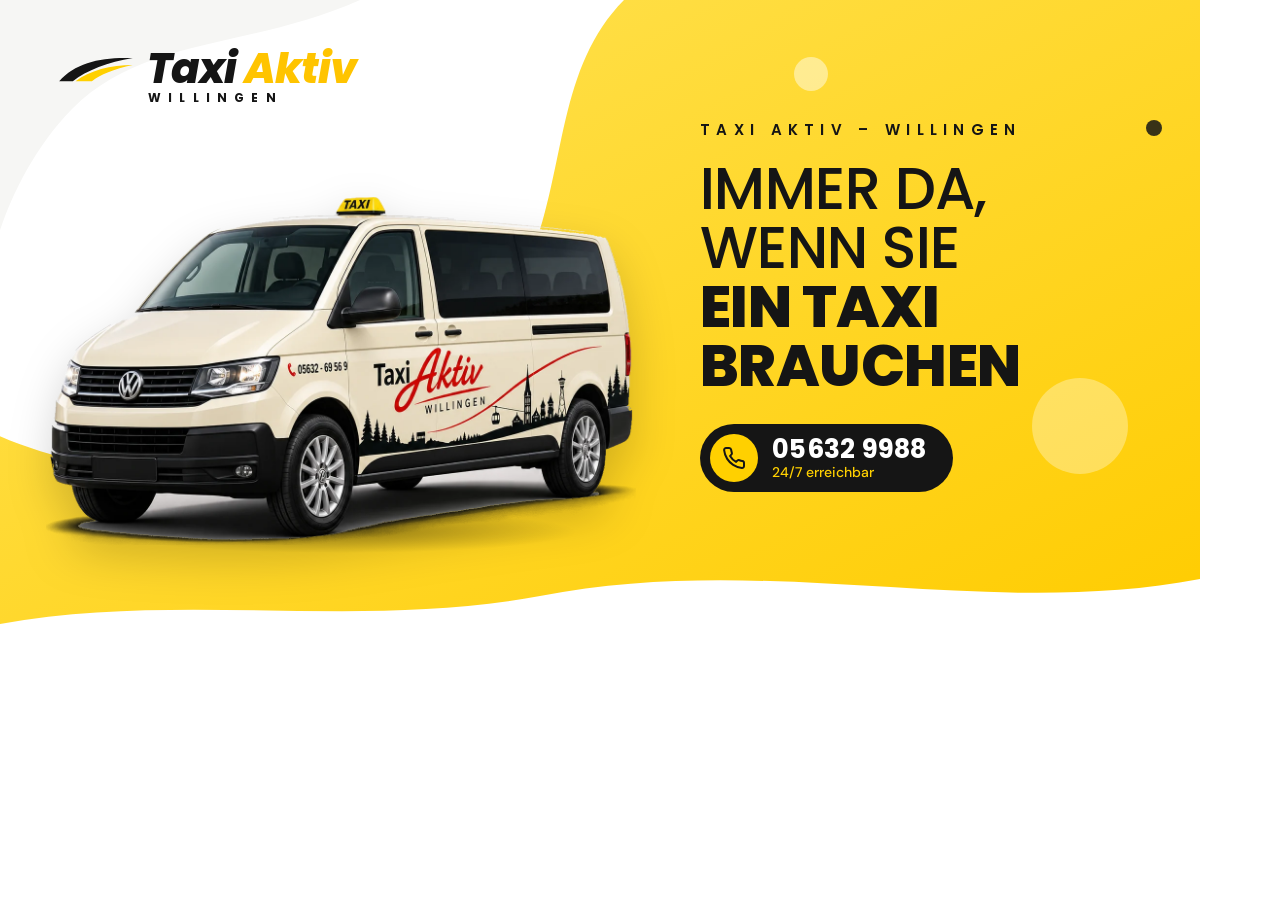
<file: tools/og-image.html>
<!DOCTYPE html>
<!--
  Vorlage für das Link-Vorschaubild (WhatsApp, Facebook, iMessage …), 1200 × 630 px.
  Nutzt dieselben Schriften, Farben, Formen und Fahrzeugbilder wie der Hero der Website.
  Neu erzeugen: siehe README → „Link-Vorschaubild“.
-->
<html lang="de">
<head>
<meta charset="utf-8">
<title>OG-Bild Taxi Aktiv</title>
<style>
@font-face{font-family:'Poppins';font-style:normal;font-weight:500;src:url(../docs/assets/fonts/poppins-500.woff2) format('woff2')}
@font-face{font-family:'Poppins';font-style:normal;font-weight:600;src:url(../docs/assets/fonts/poppins-600.woff2) format('woff2')}
@font-face{font-family:'Poppins';font-style:normal;font-weight:700;src:url(../docs/assets/fonts/poppins-700.woff2) format('woff2')}
@font-face{font-family:'Poppins';font-style:normal;font-weight:800;src:url(../docs/assets/fonts/poppins-800.woff2) format('woff2')}
@font-face{font-family:'Poppins';font-style:italic;font-weight:800;src:url(../docs/assets/fonts/poppins-800-italic.woff2) format('woff2')}
@font-face{font-family:'DM Sans';font-style:normal;font-weight:400 700;src:url(../docs/assets/fonts/dmsans-var.woff2) format('woff2')}
*{box-sizing:border-box}
html,body{margin:0;background:#fff}
.og{position:relative;width:1200px;height:630px;overflow:hidden;background:#fff;color:#151515;font-family:'DM Sans',sans-serif}
.abs{position:absolute}
</style>
</head>
<body>
<div class="og" id="og">
  <!-- Hintergrund: gleiche Welle wie im Desktop-Hero -->
  <svg class="abs" viewBox="0 0 1000 520" preserveAspectRatio="none" style="inset:0;width:100%;height:100%">
    <defs><linearGradient id="hg" x1="0" y1="0" x2="1" y2="1"><stop offset="0" stop-color="#FFE45A"/><stop offset="1" stop-color="#FFCC00"/></linearGradient></defs>
    <path d="M520 0H1000V478C820 512 640 455 450 492 300 520 150 488 0 515V360C140 420 320 380 410 270 480 180 450 70 520 0Z" fill="url(#hg)"/>
    <path d="M0 0H300C210 40 120 30 60 90 30 120 10 160 0 190Z" fill="#f6f6f4"/>
  </svg>
  <div class="abs" style="right:6%;top:60%;width:96px;height:96px;border-radius:50%;background:rgba(255,255,255,.32)"></div>
  <div class="abs" style="right:31%;top:9%;width:34px;height:34px;border-radius:50%;background:rgba(255,255,255,.45)"></div>
  <div class="abs" style="right:3.2%;top:19%;width:16px;height:16px;border-radius:50%;background:#151515;opacity:.85"></div>

  <!-- Logo (wie im Header, vergrößert) -->
  <div class="abs" style="left:56px;top:48px">
    <div style="display:flex;align-items:center;gap:11px">
      <svg width="80" height="30" viewBox="0 0 58 22"><path d="M2 20C14 6 34 2 56 3 38 6 22 12 12 20Z" fill="#151515"/><path d="M14 20C24 12 40 8 56 8 42 11 32 15 26 20Z" fill="#FFD000"/></svg>
      <span style="font:italic 800 42px/1 Poppins,sans-serif;letter-spacing:-.02em;white-space:nowrap">Taxi <span style="color:#FFC400">Aktiv</span></span>
    </div>
    <div style="font:700 12px/1 Poppins,sans-serif;letter-spacing:.6em;padding-left:92px;margin-top:2px">WILLINGEN</div>
  </div>

  <!-- Fahrzeug -->
  <div class="abs" style="left:46px;top:196px;width:590px;height:350px">
    <div class="abs" style="left:10%;right:10%;bottom:-2%;height:12%;border-radius:50%;background:radial-gradient(closest-side,rgba(0,0,0,.32),transparent)"></div>
    <img src="../docs/assets/img/car-vwbus.webp" alt="" style="position:absolute;inset:0;width:100%;height:100%;object-fit:contain;filter:drop-shadow(0 18px 22px rgba(0,0,0,.18))">
  </div>

  <!-- Text -->
  <div class="abs" style="left:700px;top:118px;width:450px;display:flex;flex-direction:column;gap:18px">
    <div style="font:600 15px Poppins,sans-serif;letter-spacing:.42em">TAXI AKTIV – WILLINGEN</div>
    <div style="font:800 58px/1.02 Poppins,sans-serif;letter-spacing:-.01em"><span style="font-weight:500">IMMER DA,<br>WENN SIE</span><br>EIN TAXI<br>BRAUCHEN</div>
    <div style="display:inline-flex;align-self:flex-start;align-items:center;gap:14px;margin-top:10px;padding:10px 26px 10px 10px;border-radius:999px;background:#151515;color:#fff">
      <span style="width:48px;height:48px;border-radius:50%;background:#FFD000;display:grid;place-items:center">
        <svg width="24" height="24" viewBox="0 0 24 24" fill="none" stroke="#151515" stroke-width="2" stroke-linecap="round" stroke-linejoin="round"><path d="M22 16.92v3a2 2 0 0 1-2.18 2 19.79 19.79 0 0 1-8.63-3.07 19.5 19.5 0 0 1-6-6 19.79 19.79 0 0 1-3.07-8.67A2 2 0 0 1 4.11 2h3a2 2 0 0 1 2 1.72c.13.96.36 1.9.7 2.81a2 2 0 0 1-.45 2.11L8.09 9.91a16 16 0 0 0 6 6l1.27-1.27a2 2 0 0 1 2.11-.45c.91.34 1.85.57 2.81.7A2 2 0 0 1 22 16.92z"/></svg>
      </span>
      <span style="display:flex;flex-direction:column;gap:3px">
        <span style="font:700 26px/1 Poppins,sans-serif;letter-spacing:.01em">05632 9988</span>
        <span style="font:500 14px/1 'DM Sans',sans-serif;color:#FFD000">24/7 erreichbar</span>
      </span>
    </div>
  </div>
</div>
</body>
</html>
</file>
<file: docs/assets/site.css>
/* ==========================================================================
   Taxi Aktiv Willingen – Basis-Styles
   Quelle: Claude-Design „Taxi Aktiv Website.dc.html“ (1:1 übernommen).
   Die meisten Maße stehen – wie im Design – direkt als style-Attribut im
   Markup (siehe tools/build.mjs). Hier liegen nur globale Regeln, Fonts,
   Keyframes, Responsive-Umschaltung und Zustände, die JS umschaltet.
   Hover-Regeln werden beim Build automatisch unten angehängt.
   ========================================================================== */

/* ---------- Fonts (lokal gehostet, keine Verbindung zu Google) ---------- */
@font-face{font-family:'Poppins';font-style:normal;font-weight:500;font-display:swap;src:url(fonts/poppins-500.woff2) format('woff2')}
@font-face{font-family:'Poppins';font-style:normal;font-weight:600;font-display:swap;src:url(fonts/poppins-600.woff2) format('woff2')}
@font-face{font-family:'Poppins';font-style:normal;font-weight:700;font-display:swap;src:url(fonts/poppins-700.woff2) format('woff2')}
@font-face{font-family:'Poppins';font-style:normal;font-weight:800;font-display:swap;src:url(fonts/poppins-800.woff2) format('woff2')}
@font-face{font-family:'Poppins';font-style:italic;font-weight:800;font-display:swap;src:url(fonts/poppins-800-italic.woff2) format('woff2')}
@font-face{font-family:'DM Sans';font-style:normal;font-weight:400 700;font-display:swap;src:url(fonts/dmsans-var.woff2) format('woff2')}
@font-face{font-family:'Caveat';font-style:normal;font-weight:500;font-display:swap;src:url(fonts/caveat-500.woff2) format('woff2')}

/* ---------- Global (aus dem Design-<helmet>) ---------- */
body{margin:0;background:#fff;font-family:'DM Sans',system-ui,sans-serif;color:#151515;-webkit-font-smoothing:antialiased}
*{box-sizing:border-box}
a{color:#151515;text-decoration:underline}
a:hover{color:#8a6d00}
input,select,textarea,button{font-family:inherit}
input::placeholder,textarea::placeholder{color:#9a9a9a}
:focus-visible{outline:2px solid #151515;outline-offset:2px}
.sr-only{position:absolute!important;width:1px;height:1px;padding:0;margin:-1px;overflow:hidden;clip:rect(0,0,0,0);white-space:nowrap;border:0}
[hidden]{display:none!important}

@keyframes taFloatA{0%,100%{transform:translate(0,0) scale(1)}20%{transform:translate(46px,30px) scale(1.08)}40%{transform:translate(70px,-10px) scale(.96)}60%{transform:translate(30px,-34px) scale(1.04)}80%{transform:translate(-20px,12px) scale(1.1)}}
@keyframes taFloatB{0%,100%{transform:translate(0,0) scale(1)}25%{transform:translate(60px,40px) scale(1.15)}50%{transform:translate(110px,-20px) scale(.9)}75%{transform:translate(40px,-60px) scale(1.08)}}
@keyframes taFloatC{0%,100%{transform:translate(0,0)}25%{transform:translate(-40px,-30px)}50%{transform:translate(-10px,-70px) scale(1.2)}75%{transform:translate(35px,-25px)}}
@keyframes taDrive{0%{transform:translateX(-120%) skewX(-10deg);opacity:0}55%{opacity:1}75%{transform:translateX(3%) skewX(4deg)}88%{transform:translateX(-1%) skewX(-1deg)}100%{transform:none;opacity:1}}
@keyframes taShadow{0%{transform:translateX(-120%) scaleX(.4);opacity:0}75%{opacity:.5}100%{transform:none;opacity:.35}}
@keyframes taSpeed{0%{transform:translateX(60px) scaleX(0);opacity:0}25%{opacity:1}100%{transform:translateX(-140px) scaleX(1);opacity:0}}
@keyframes taArrive{0%{transform:translate(42%,-16%) scale(.45);opacity:0;filter:blur(7px)}12%{opacity:1}68%{transform:translate(-2.5%,1%) scale(1.02);filter:blur(0)}80%{transform:translate(0,1.6%) rotate(-1.6deg) scale(1.01)}90%{transform:translate(0,-.5%) rotate(.5deg)}100%{transform:none;opacity:1}}
@keyframes taLeave{0%{transform:none;opacity:1;filter:blur(0)}100%{transform:translate(-80%,16%) scale(1.45);opacity:0;filter:blur(9px)}}
@keyframes taRumble{0%,100%{transform:translateY(0)}25%{transform:translateY(-1.5px)}75%{transform:translateY(1.5px)}}
@keyframes taShadowIn{0%{transform:translate(42%,-30%) scale(.4);opacity:0}68%{opacity:.9}100%{transform:none;opacity:1}}
@keyframes taSpeedR{0%{transform:translateX(-40px) scaleX(0);opacity:0}25%{opacity:1}100%{transform:translateX(160px) scaleX(1);opacity:0}}
@keyframes taBeat{0%,100%{transform:scale(1)}50%{transform:scale(1.05)}}
@keyframes taRing{0%{box-shadow:0 0 0 0 rgba(255,208,0,.75)}70%{box-shadow:0 0 0 22px rgba(255,208,0,0)}100%{box-shadow:0 0 0 0 rgba(255,208,0,0)}}
@keyframes taFloatS{0%,100%{transform:translate(0,0) scale(1)}33%{transform:translate(-10px,14px) scale(1.05)}66%{transform:translate(12px,-8px) scale(.97)}}
@keyframes taFadeUp{0%{opacity:0;transform:translateY(26px)}100%{opacity:1;transform:none}}
@keyframes taPulse{0%{box-shadow:0 0 0 0 rgba(255,208,0,.7)}70%{box-shadow:0 0 0 14px rgba(255,208,0,0)}100%{box-shadow:0 0 0 0 rgba(255,208,0,0)}}
[data-motion="off"] *,[data-motion="off"] *::after{animation:none!important}
@media (prefers-reduced-motion:reduce){*,*::after{animation:none!important}.ta-fab{box-shadow:0 10px 30px rgba(0,0,0,.3)}}

/* Puls-Ringe (Telefon-Button, „Taxi buchen“, „Taxi jetzt buchen“).
   Im Design eine box-shadow-Animation – die zwingt den Browser, jedes Frame neu zu malen
   (gemessen: ~90 % der Malarbeit beim Scrollen). Hier dieselbe Optik über transform/opacity
   auf Pseudo-Elementen, die die GPU animiert:
   ::before = Button-Fläche, ::after = Ring dahinter (wächst von Button-Größe um --ring-s).
   --ring-sx/--ring-sy (Startskalierung) setzt main.js aus der echten Größe. */
.ta-ring{isolation:isolate;background:transparent!important;border-color:transparent!important}
.ta-ring::before,.ta-ring::after{content:"";position:absolute;pointer-events:none;border-radius:inherit}
.ta-ring::before{inset:calc(-1 * var(--ring-b,0px));z-index:-1;background:var(--face);border:var(--ring-b,0px) solid var(--edge,transparent);transition:background .2s}
.ta-ring:hover::before{background:var(--face-hover,var(--face))}
.ta-ring::after{inset:calc(-1 * (var(--ring-b,0px) + var(--ring-s)));z-index:-2;background:var(--ring-c);opacity:0;animation:taRingT var(--ring-a) infinite;will-change:transform,opacity}
@keyframes taRingT{0%{transform:scale(var(--ring-sx,.8),var(--ring-sy,.6));opacity:1}70%,100%{transform:none;opacity:0}}

/* ---------- Responsive-Umschaltung ----------
   Im Design entscheidet JS anhand der Breite des Wurzel-Containers:
   mobil < 760 px, „wide“ ≥ 1180 px. Hier dasselbe per Container-Query
   auf .ta-root (container-type:inline-size). */
.ta-root{container-type:inline-size}
@container (max-width:759.98px){
  .only-d{display:none!important}
  .ta-hero{margin-top:0!important;padding-top:0!important}
}
@container (min-width:760px){
  .only-m{display:none!important}
}
@container (max-width:1179.98px){
  .only-wide{display:none!important}
}

/* ---------- Header-Zustand beim Scrollen (Design: scrollY > 24) ---------- */
.ta-bar{position:sticky;top:0;z-index:40;transition:background .3s,box-shadow .3s,backdrop-filter .3s;background:transparent;-webkit-backdrop-filter:none;backdrop-filter:none;box-shadow:none}
.ta-bar.is-scrolled{background:rgba(255,255,255,.92);-webkit-backdrop-filter:blur(12px);backdrop-filter:blur(12px);box-shadow:0 1px 0 rgba(0,0,0,.06),0 6px 24px rgba(0,0,0,.06)}
.ta-pill{padding:8px 16px 8px 12px;margin:-8px -16px -8px -12px;border-radius:999px;transition:background .3s,box-shadow .3s;background:rgba(255,255,255,.9);box-shadow:0 2px 12px rgba(0,0,0,.06)}
.ta-nav{position:relative;display:flex;gap:clamp(14px,2.2cqw,30px);padding:4px 20px;border-radius:999px;transition:background .3s,box-shadow .3s;background:rgba(255,255,255,.9);box-shadow:0 2px 12px rgba(0,0,0,.06)}
.ta-bar.is-scrolled .ta-pill,.ta-bar.is-scrolled .ta-nav{background:transparent;box-shadow:none}
.ta-nav-ind{position:absolute;bottom:-2px;height:3px;border-radius:2px;background:#FFD000;pointer-events:none;left:0;width:0;opacity:0;transition:left .35s cubic-bezier(.3,1.4,.5,1),width .35s cubic-bezier(.3,1.4,.5,1),opacity .2s}

/* ---------- Bild-Platzhalter (entspricht <image-slot> im Leerzustand) ---------- */
.ta-slot{position:absolute;inset:0;overflow:hidden;background:rgba(127,127,127,.08);font:13px/1.3 system-ui,-apple-system,sans-serif;color:inherit}
.ta-slot-empty{position:absolute;inset:0;display:flex;flex-direction:column;align-items:center;justify-content:center;gap:6px;text-align:center;padding:12px}
.ta-slot-empty svg{opacity:.45}
.ta-slot-cap{max-width:90%;font-weight:500;letter-spacing:.01em;opacity:.75}
.ta-slot-sub{font-size:11px;opacity:.75}
.ta-slot-ring{position:absolute;inset:0;pointer-events:none;border:1.5px dashed currentColor;opacity:.35}
button.ta-slot{border:0;padding:0;cursor:pointer;width:100%;text-align:center}
button.ta-slot:hover .ta-slot-sub{opacity:1}
.ta-map-frame{position:absolute;inset:0;width:100%;height:100%;border:0;display:block}

/* ---------- Cookie-Schalter ---------- */
.ta-switch{flex:none;width:50px;height:28px;border-radius:999px;border:0;padding:0;cursor:pointer;position:relative;background:#d9d9d6;transition:background .2s}
.ta-switch>span{position:absolute;top:3px;left:3px;width:22px;height:22px;border-radius:50%;background:#fff;box-shadow:0 1px 3px rgba(0,0,0,.25);transition:left .2s,background .2s}
.ta-switch[aria-checked="true"]{background:#151515}
.ta-switch[aria-checked="true"]>span{left:25px;background:#FFD000}

/* ---------- Formulare ---------- */
/* Fokus sichtbar machen (die Felder selbst haben im Design outline:0) */
.ta-field:focus-within{outline:2px solid #151515;outline-offset:-1px}
/* Pflichtfeld-Markierung erst nach einem Absendeversuch */
form.was-validated input:invalid,form.was-validated select:invalid,form.was-validated textarea:invalid{box-shadow:none}
form.was-validated label:has(> input:invalid),form.was-validated label:has(span > input:invalid){outline:2px solid #d93025;outline-offset:-1px}

/* ---------- Mobiler „Taxi jetzt buchen“-Button (Design: nur mobil < 760 px) ---------- */
@media (min-width:760px){.ta-fab{display:none!important}}

/* ---------- Skip-Link für Tastatur-Nutzer ---------- */
.ta-skip{position:absolute;left:-9999px;top:12px;z-index:100;background:#151515;color:#fff;padding:10px 18px;border-radius:999px;font:600 14px Poppins,sans-serif;text-decoration:none}
.ta-skip:focus{left:16px;color:#fff}

/* ---------- Hover (generiert aus style-hover) ---------- */
.hv1:hover{color:#000 !important}
.hv2:hover{background:#000 !important}
.hv3:hover{background:#F5C400 !important}
.hv4:hover{transform:translateY(-4px) !important}
.hv5:hover{background:#FFD000 !important;color:#151515 !important;border-color:#FFD000 !important}
.hv6:hover{color:#FFD000 !important}
.hv7:hover{border-color:#fff !important}
.hv8:hover{background:#fff !important;color:#151515 !important}
.hv9:hover{background:#fff !important}
.hv10:hover{background:#f3f3f1 !important}
.hv11:hover{background:#151515 !important;color:#fff !important}
.hv12:hover{background:#000 !important;color:#FFD000 !important}
</file>
